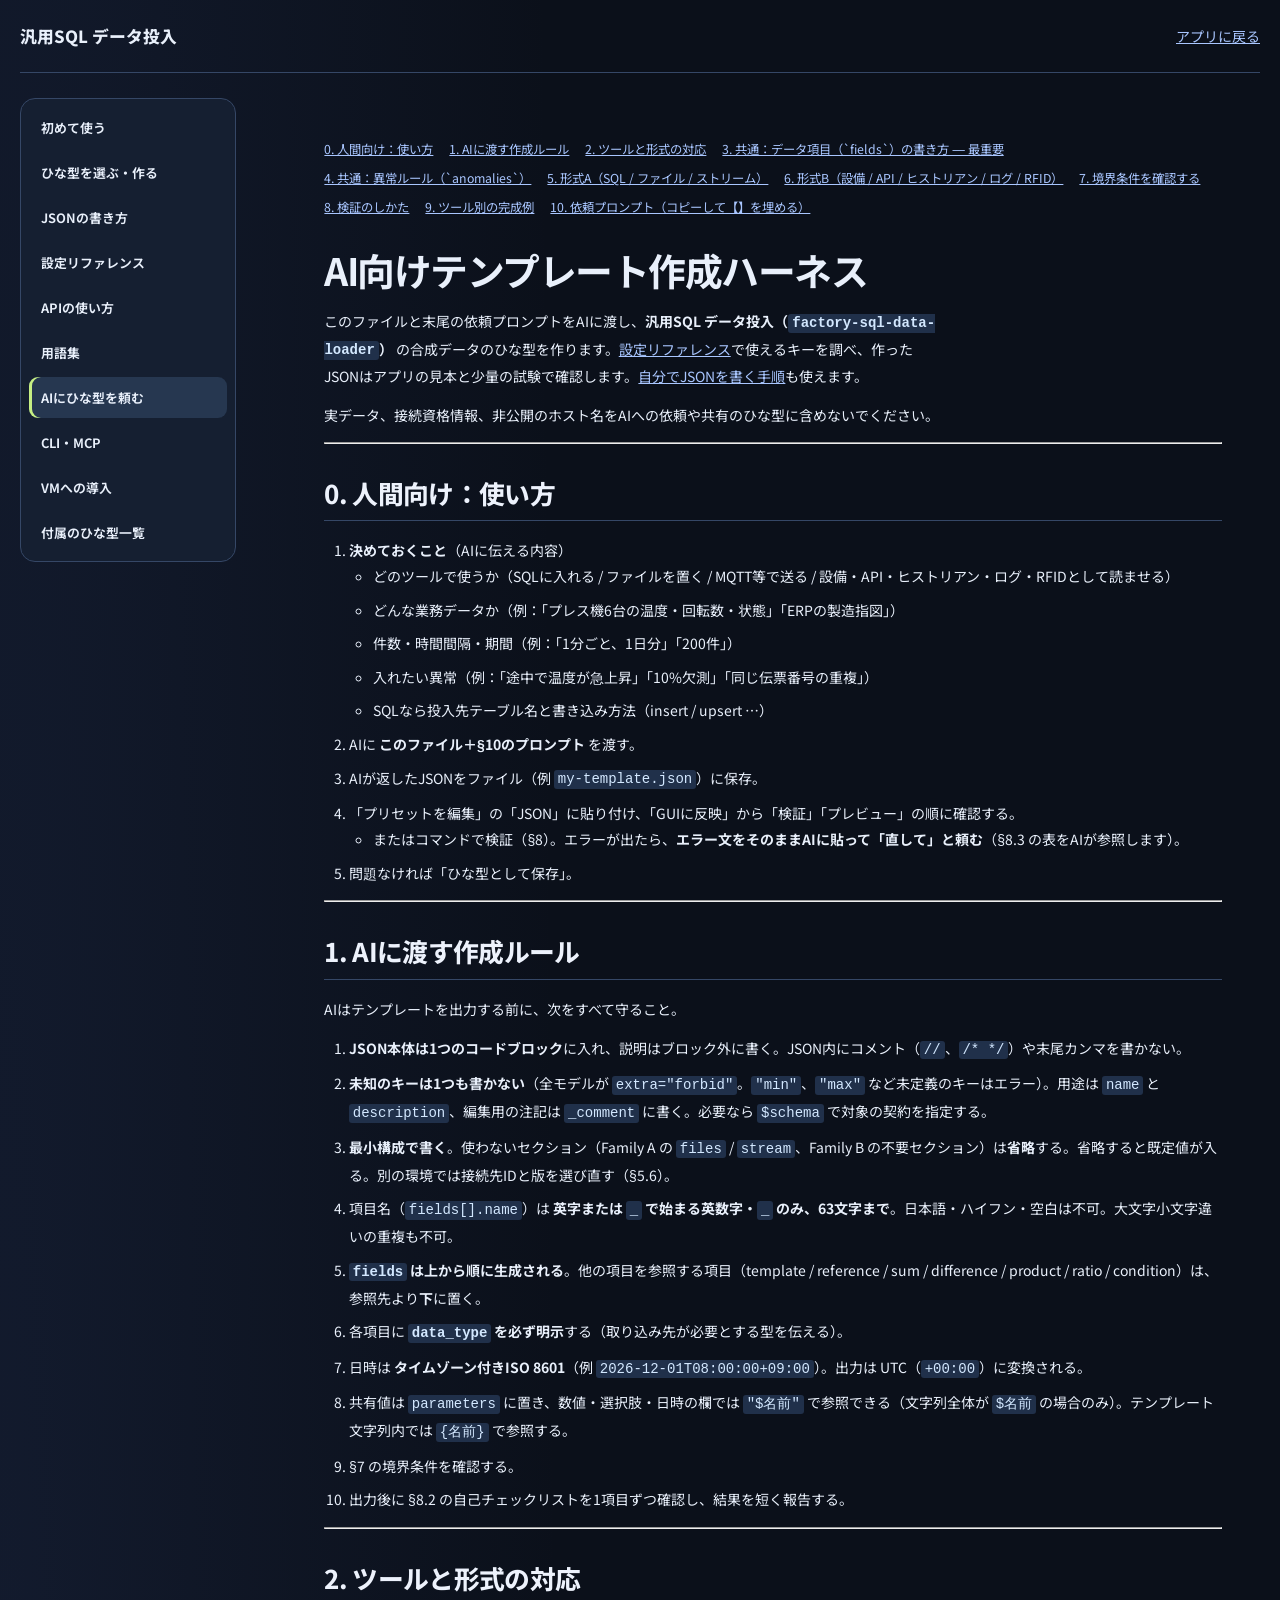
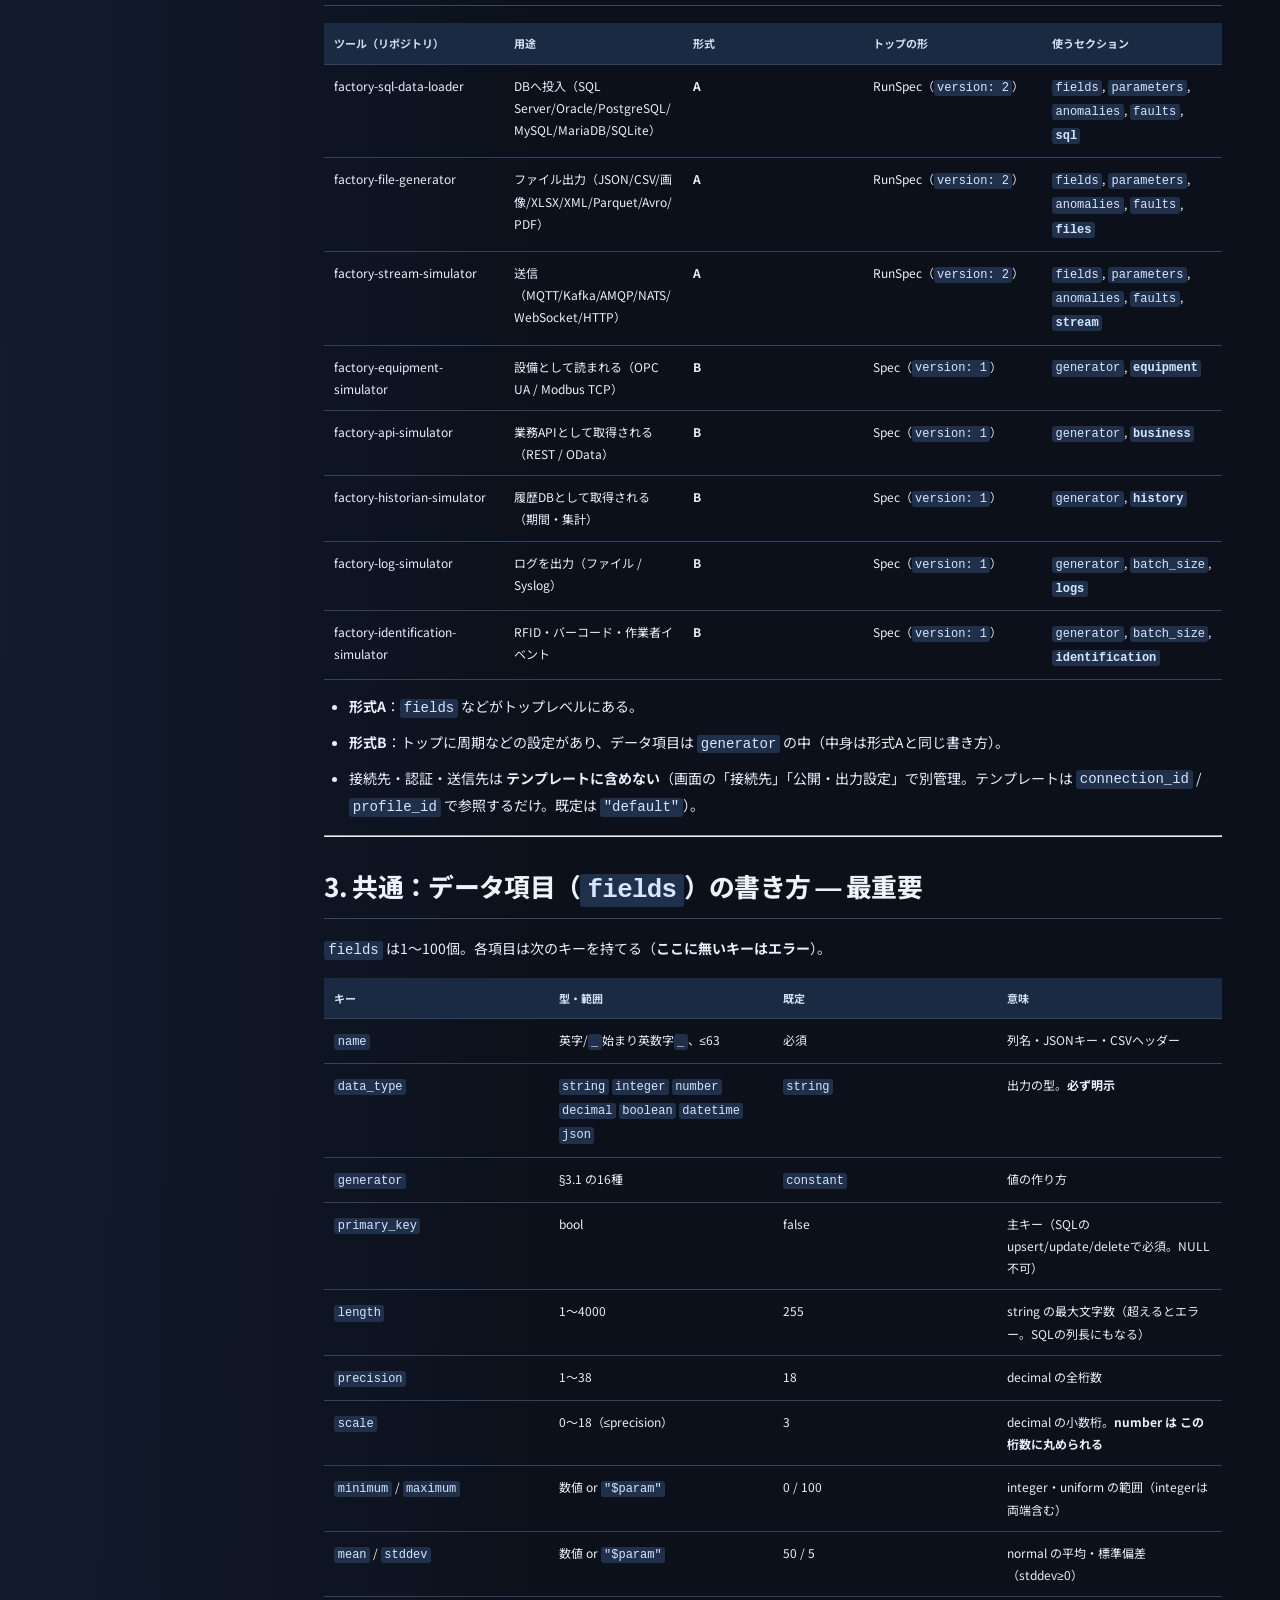
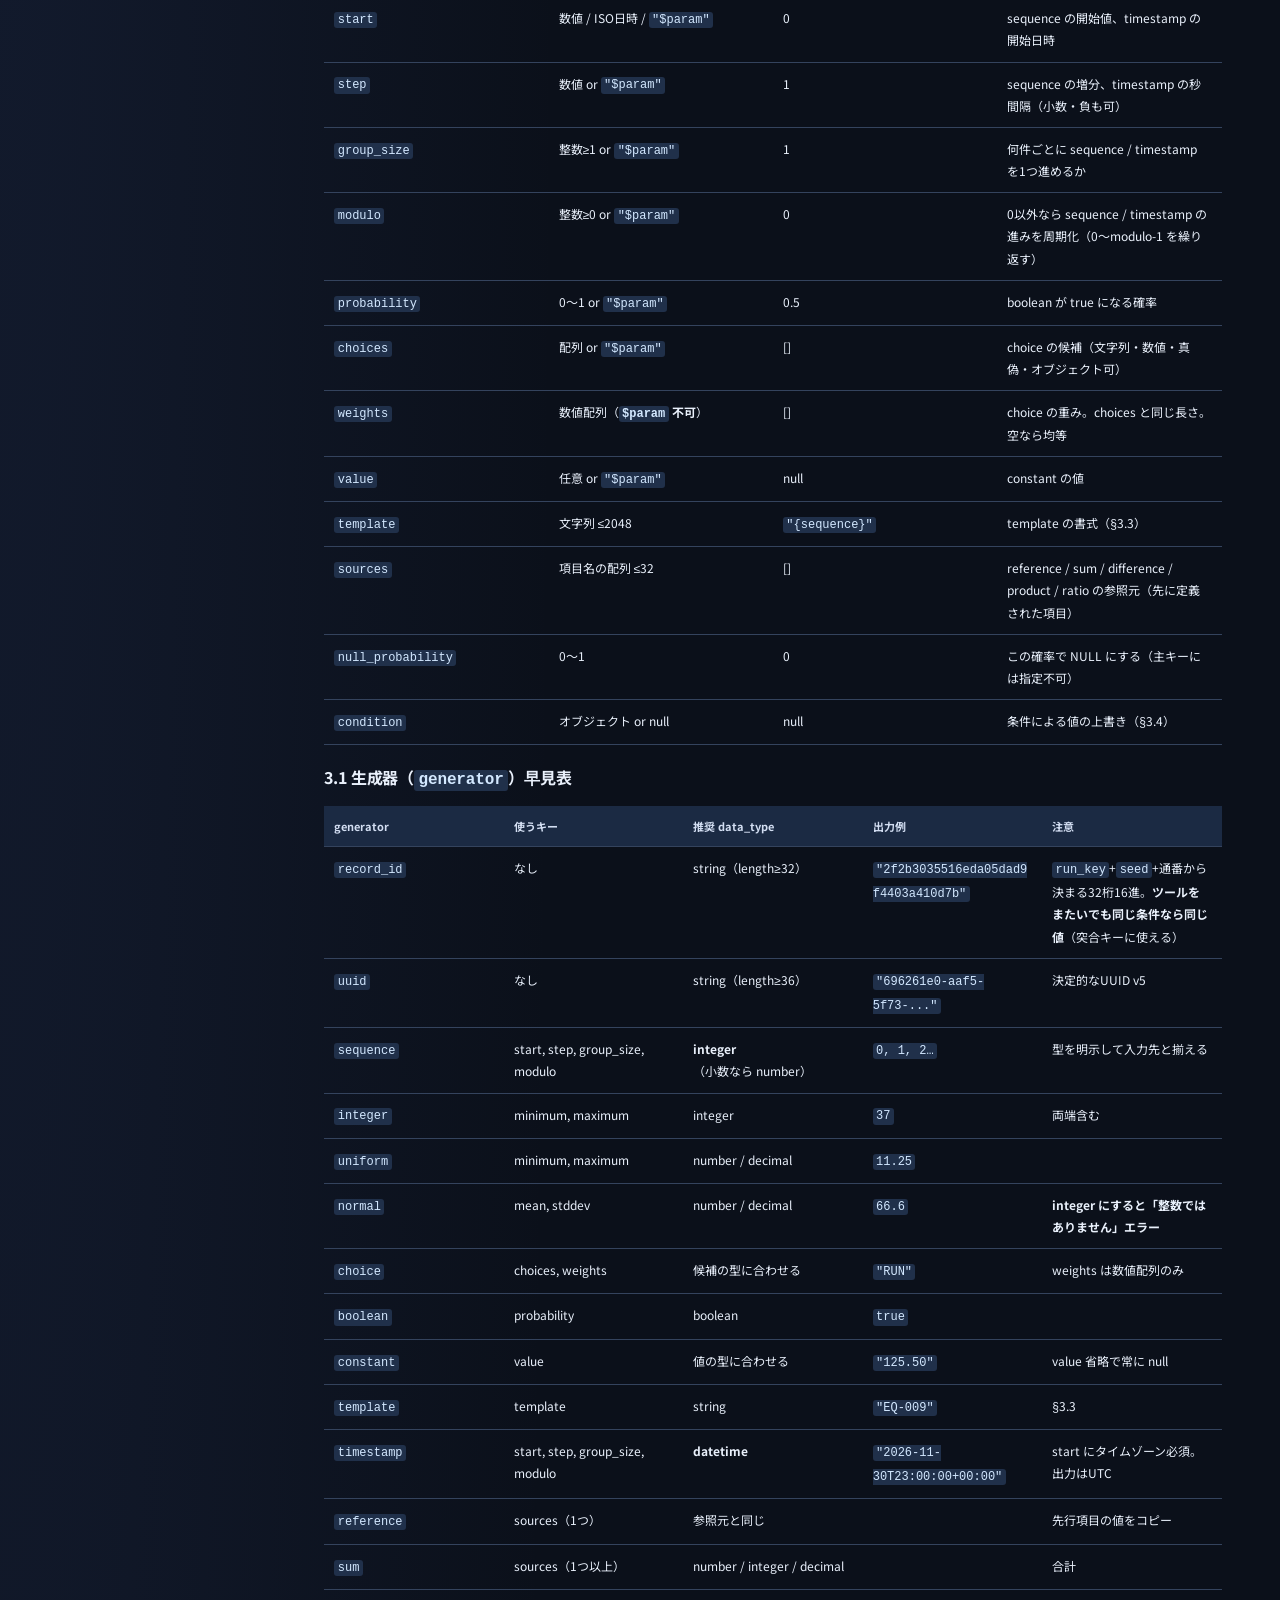
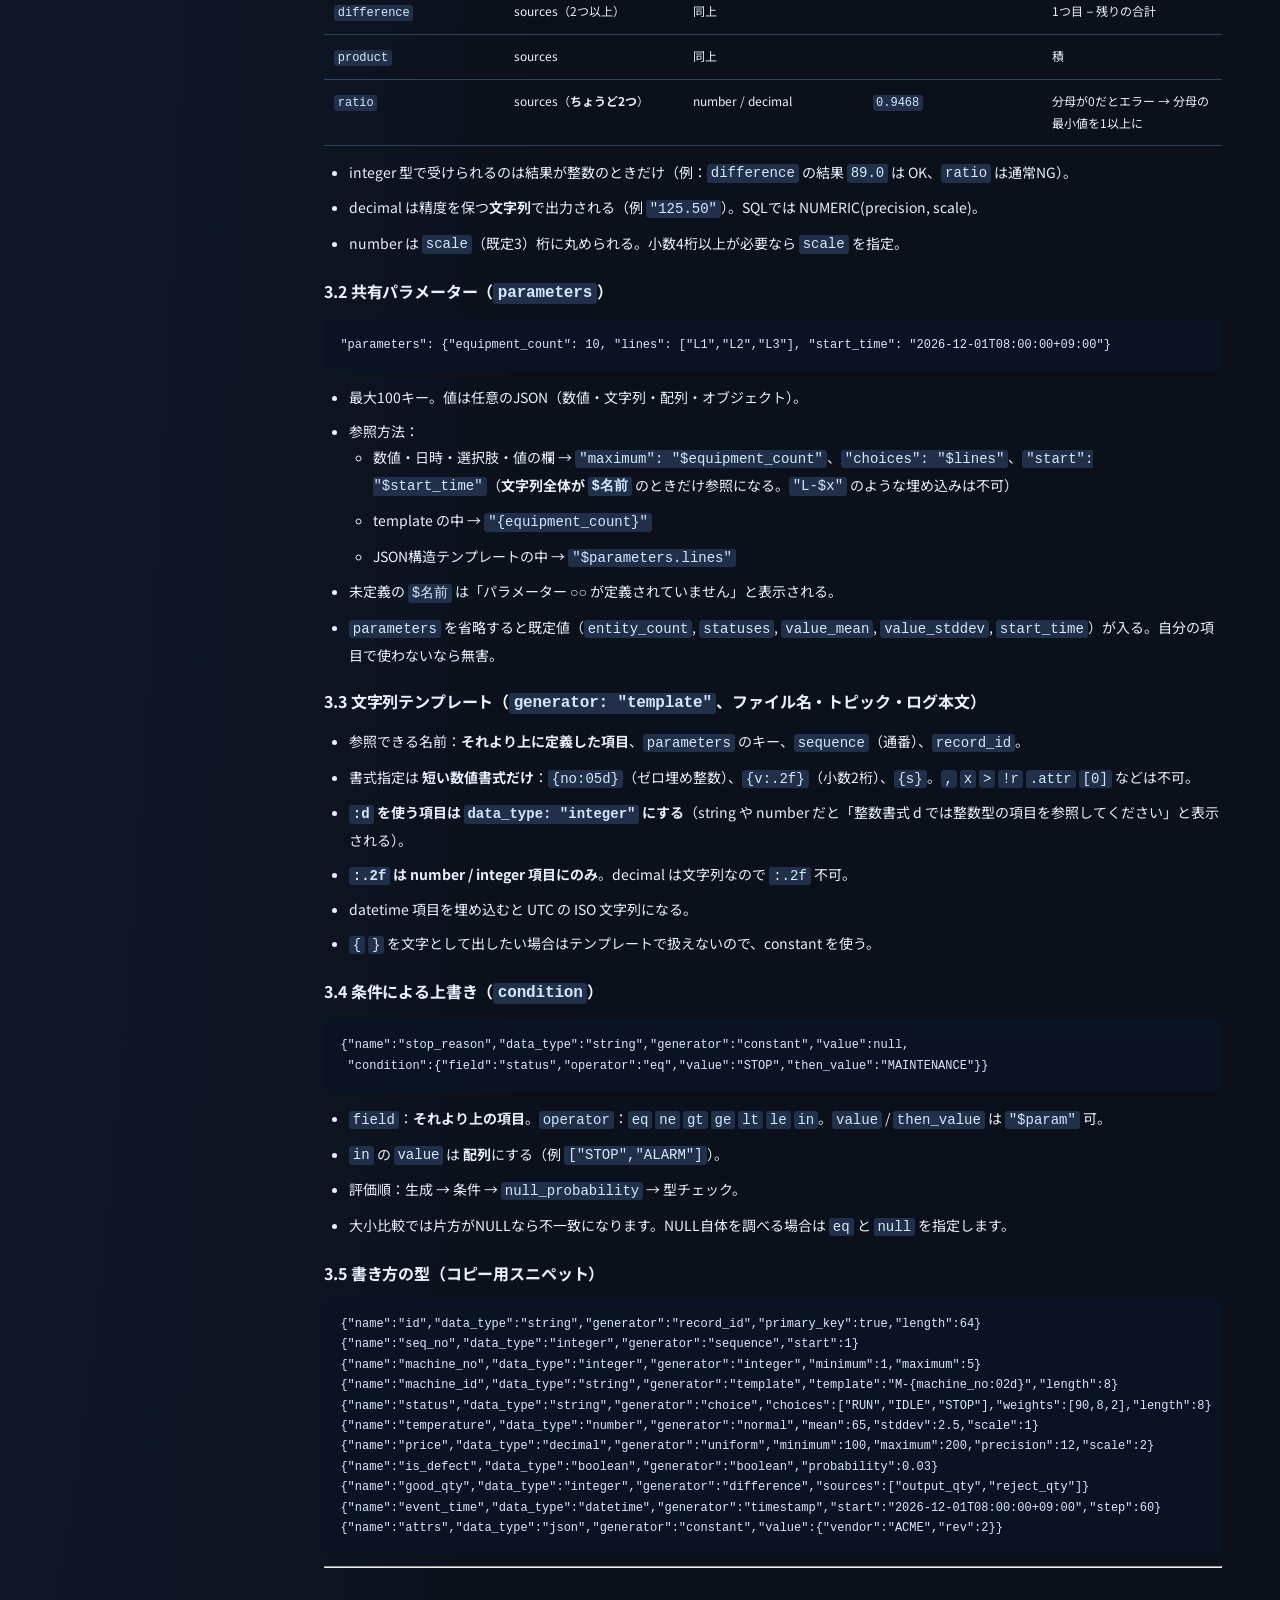
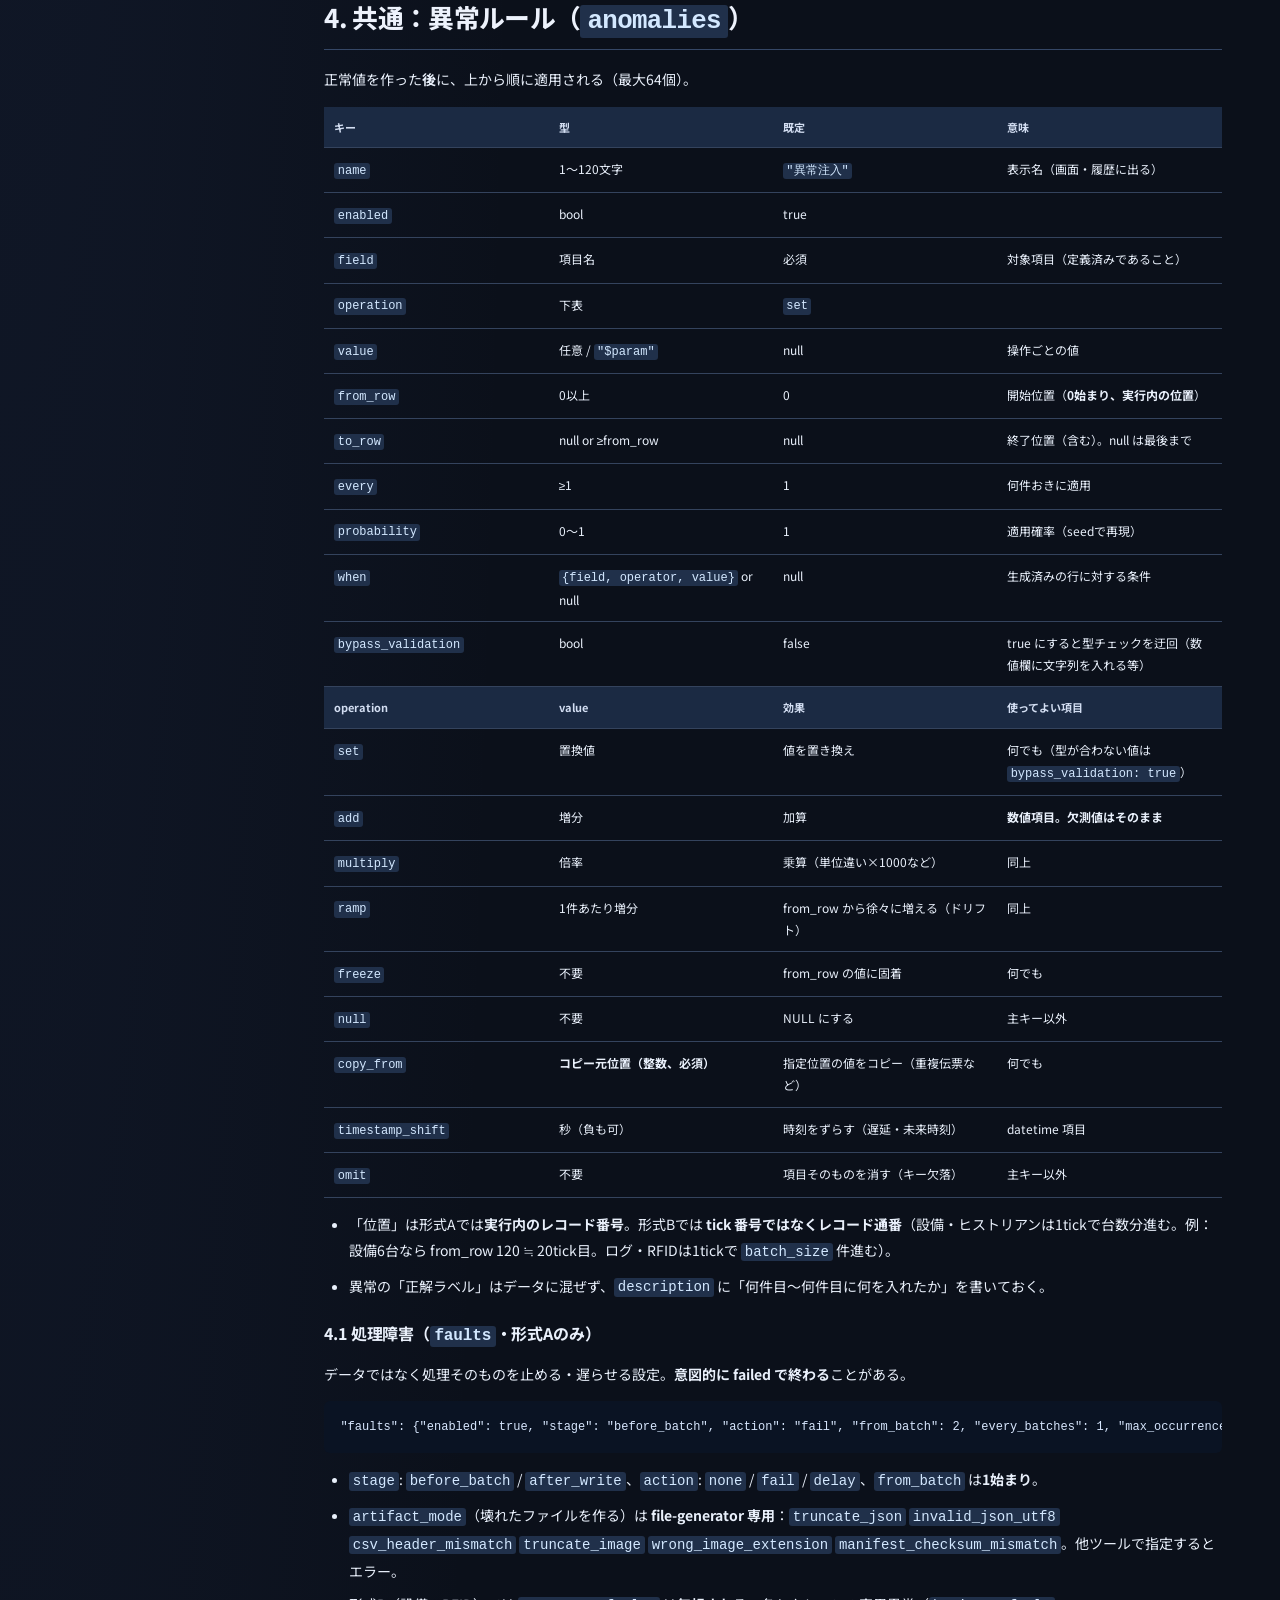
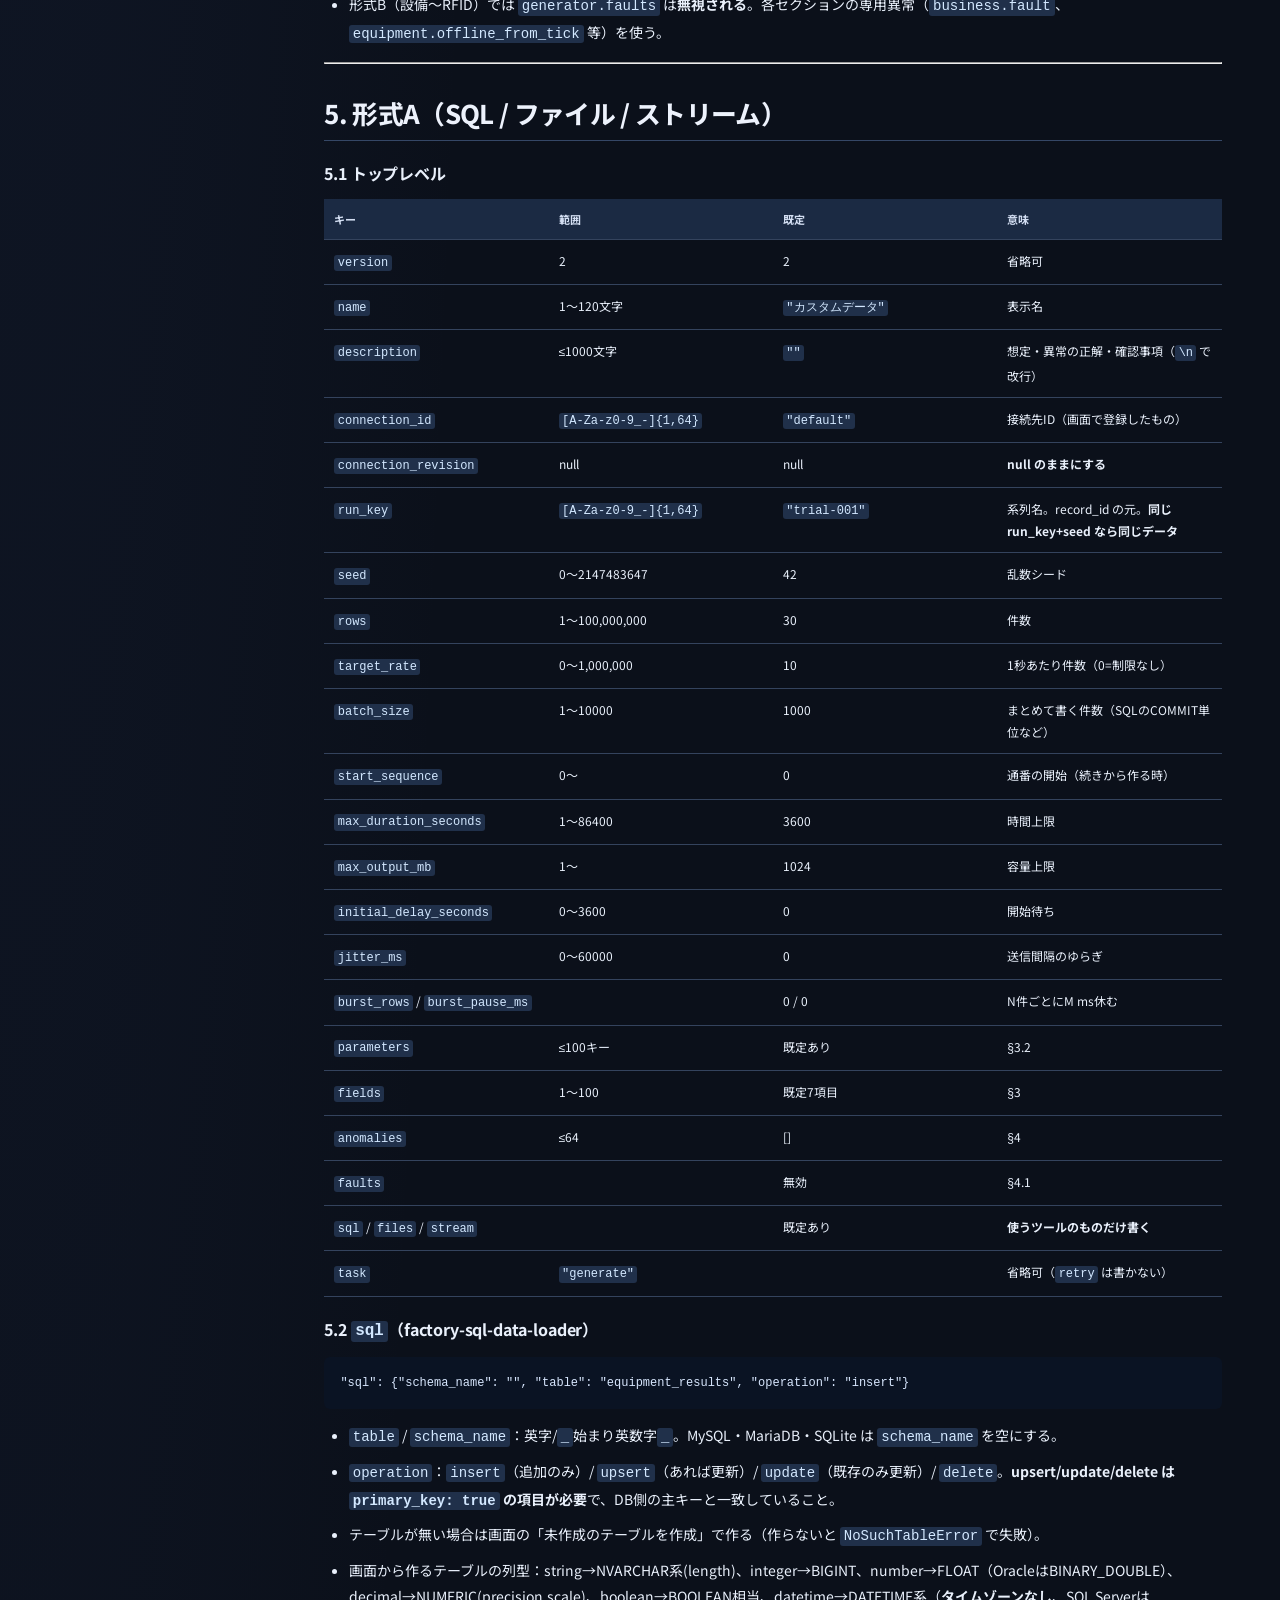
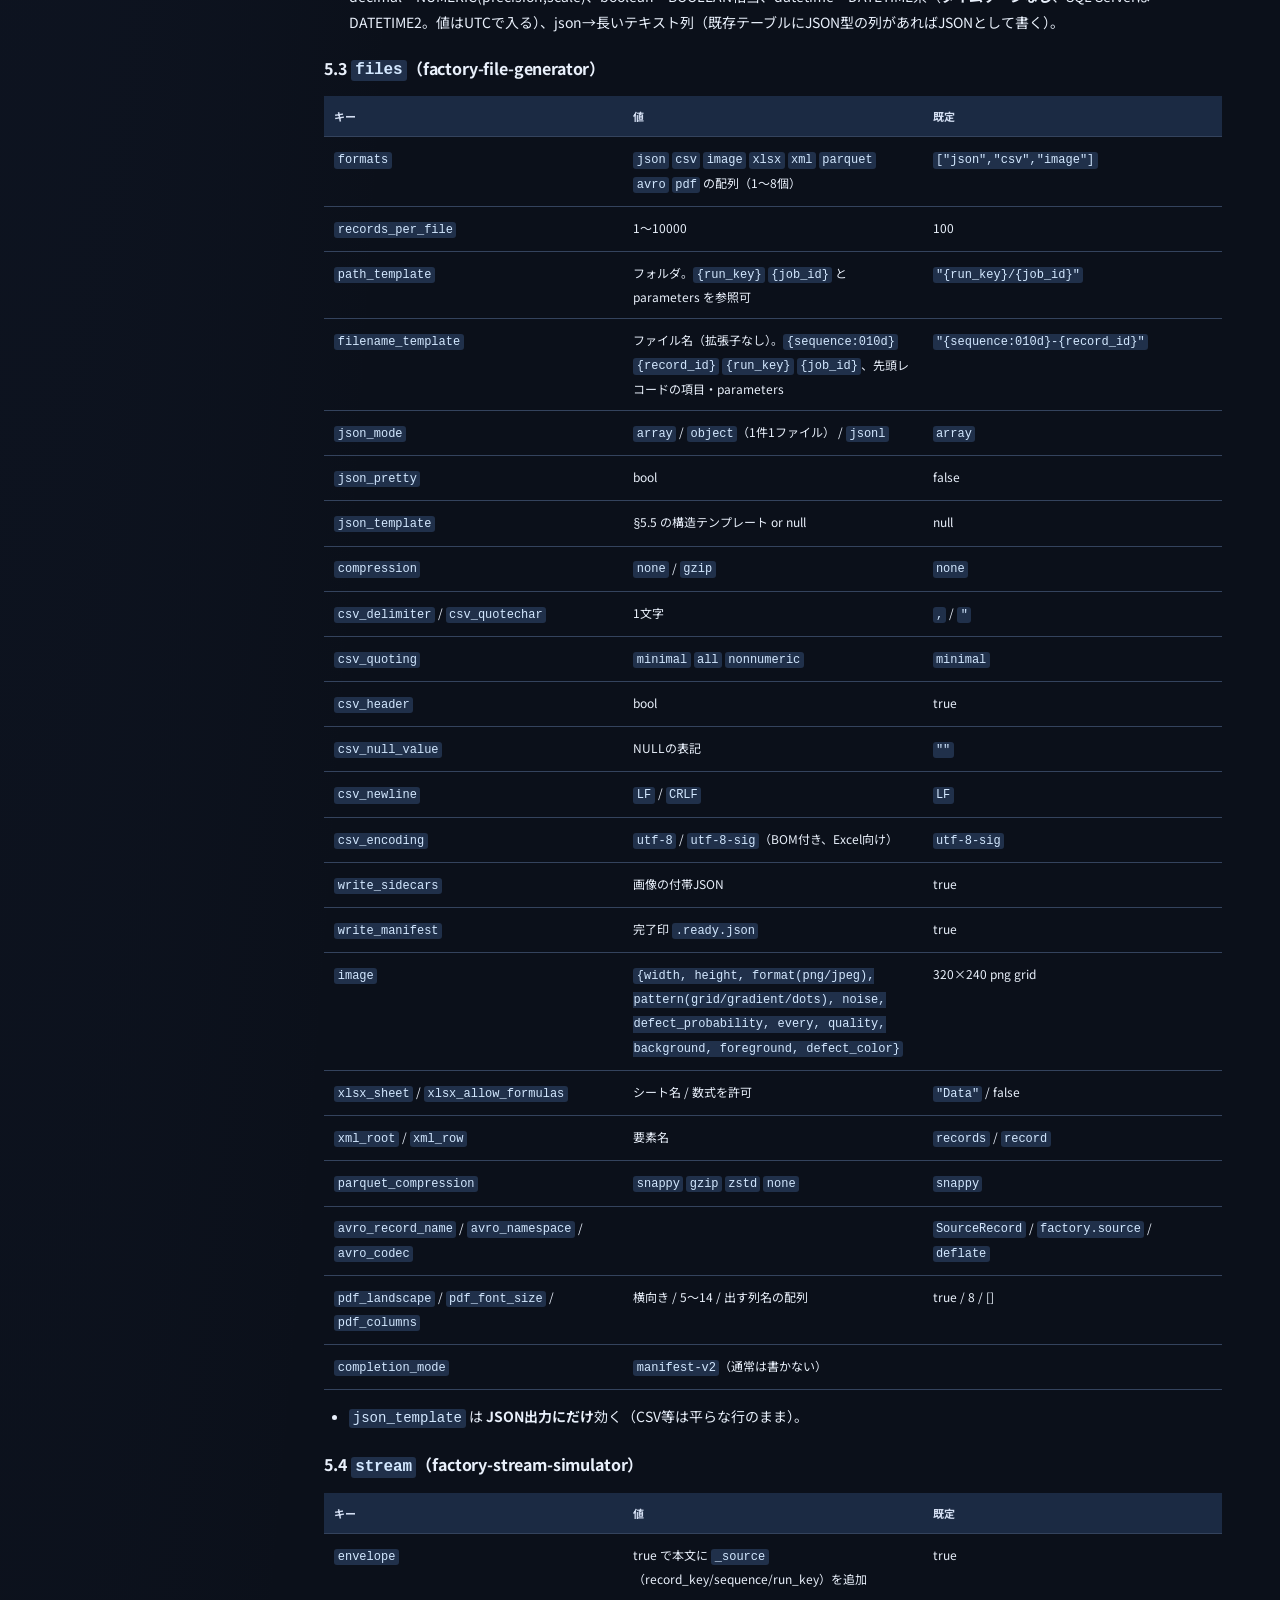
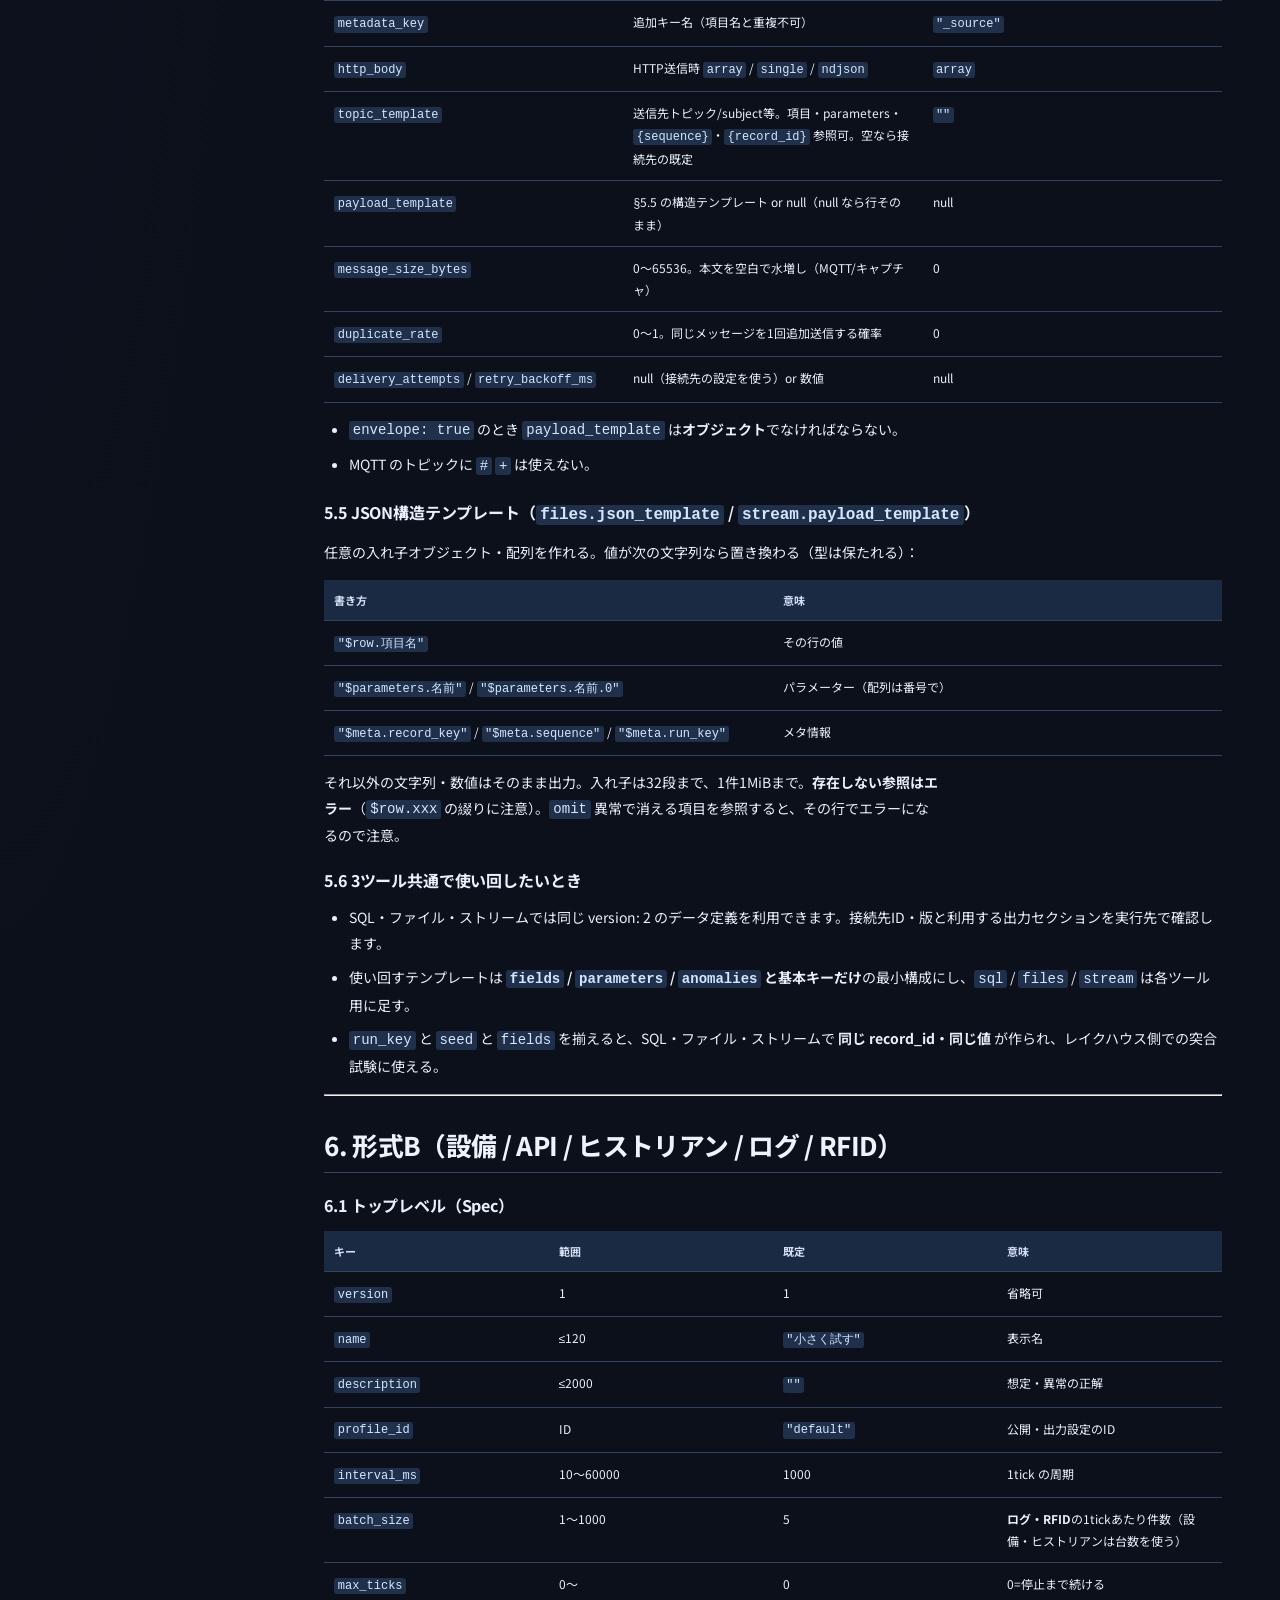
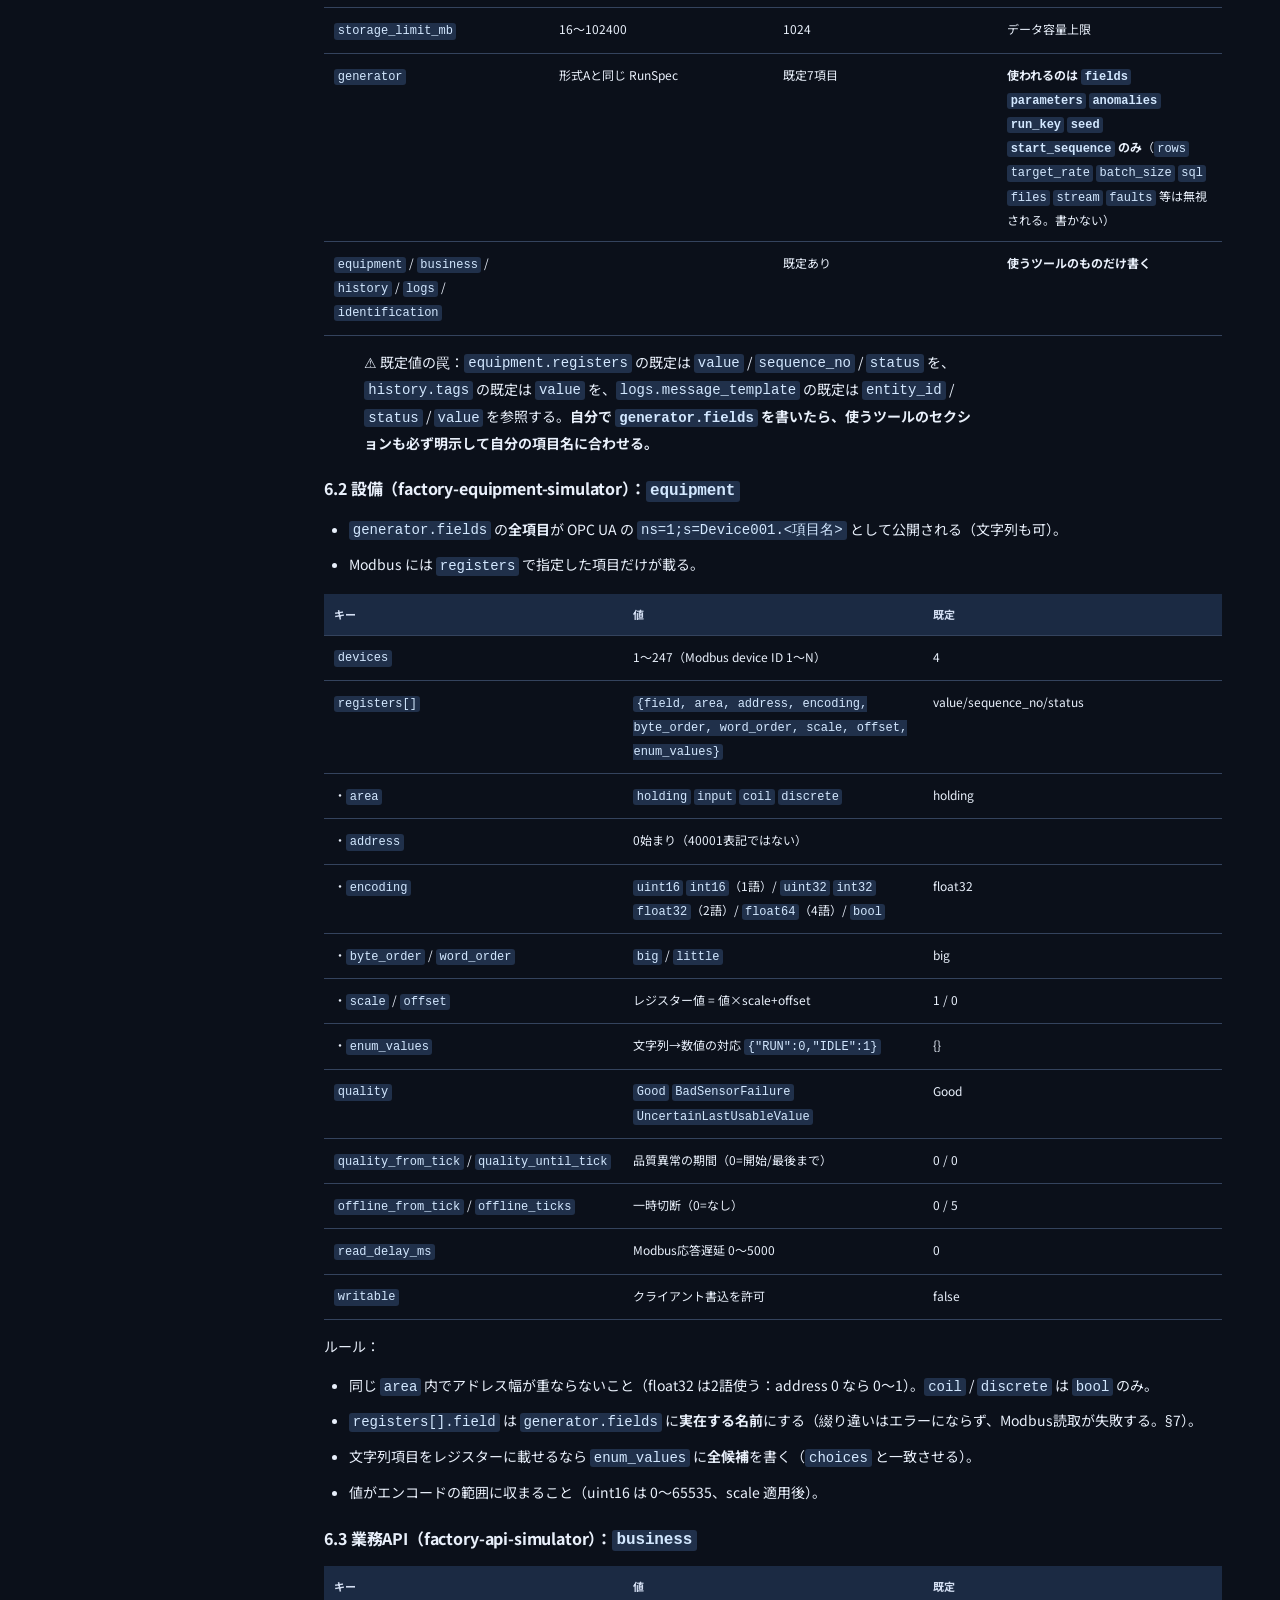
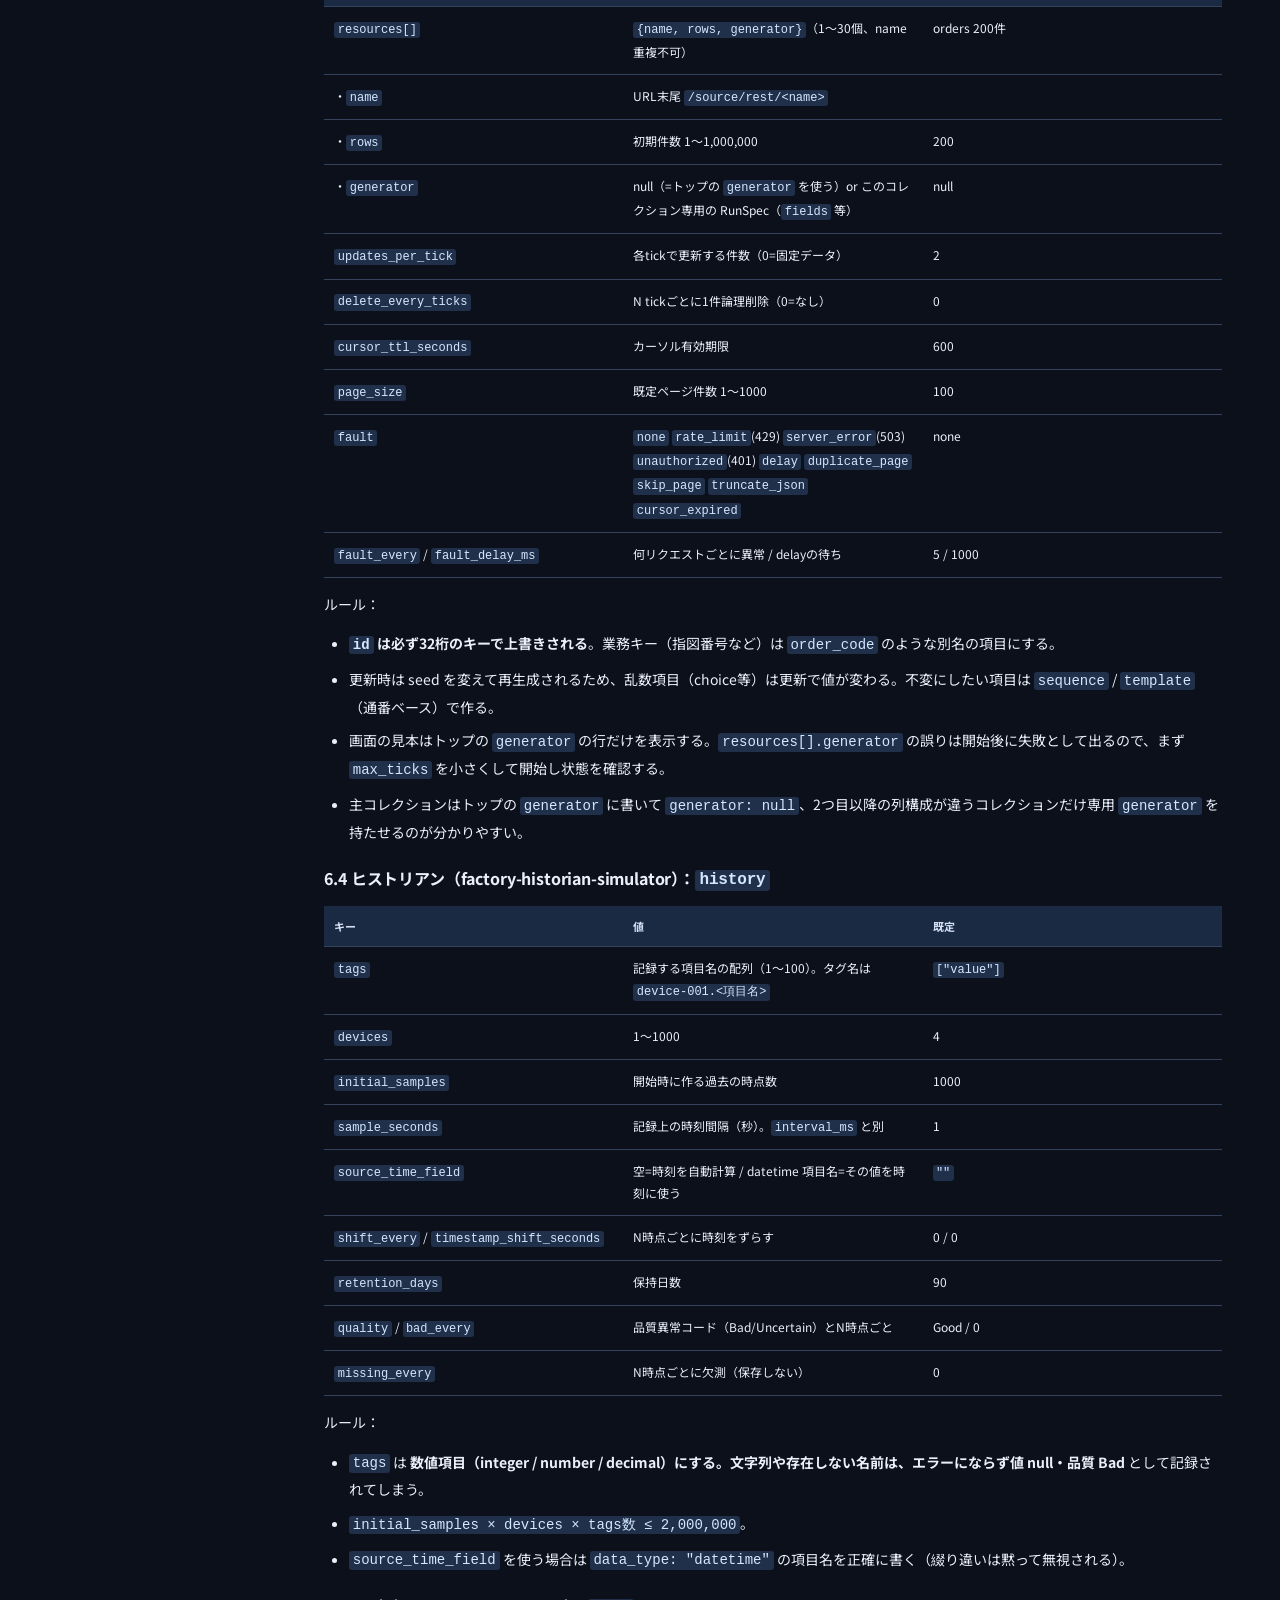
<file: docs/help-site/ai.html>
<!doctype html>
<html lang="ja">
<head>
  <meta charset="utf-8">
  <meta name="viewport" content="width=device-width, initial-scale=1">
  <title>AIにひな型を頼む | 汎用SQL データ投入</title>
  <link rel="stylesheet" href="/static/style.css">
  <link rel="stylesheet" href="/static/help.css">
  <script src="/static/help.js" defer></script>
</head>
<body class="help-page">
  <a class="help-skip" href="#help-content">本文へ移動</a>
  <div class="help-top">
    <a class="help-home" href="/">汎用SQL データ投入</a>
    <a href="/">アプリに戻る</a>
  </div>
  <div class="help-layout">
    <nav class="help-nav" aria-label="ヘルプ"><a href="/help/index.html">初めて使う</a><a href="/help/presets.html">ひな型を選ぶ・作る</a><a href="/help/templates.html">JSONの書き方</a><a href="/help/settings.html">設定リファレンス</a><a href="/help/api.html">APIの使い方</a><a href="/help/glossary.html">用語集</a><a href="/help/ai.html" aria-current="page">AIにひな型を頼む</a><a href="/help/mcp.html">CLI・MCP</a><a href="/help/install.html">VMへの導入</a><a href="/help/catalog.html">付属のひな型一覧</a></nav>
    <main class="help-content" id="help-content">
      <nav class="help-outline" aria-label="このページ"><a href="#0-人間向け-使い方">0. 人間向け：使い方</a><a href="#1-aiに渡す作成ル-ル">1. AIに渡す作成ルール</a><a href="#2-ツ-ルと形式の対応">2. ツールと形式の対応</a><a href="#3-共通-デ-タ項目-fields-の書き方-最重要">3. 共通：データ項目（`fields`）の書き方 ― 最重要</a><a href="#4-共通-異常ル-ル-anomalies">4. 共通：異常ルール（`anomalies`）</a><a href="#5-形式a-sql-ファイル-ストリ-ム">5. 形式A（SQL / ファイル / ストリーム）</a><a href="#6-形式b-設備-api-ヒストリアン-ログ-rfid">6. 形式B（設備 / API / ヒストリアン / ログ / RFID）</a><a href="#7-境界条件を確認する">7. 境界条件を確認する</a><a href="#8-検証のしかた">8. 検証のしかた</a><a href="#9-ツ-ル別の完成例">9. ツール別の完成例</a><a href="#10-依頼プロンプト-コピ-して-を埋める">10. 依頼プロンプト（コピーして【】を埋める）</a></nav>
      <article><h1>AI向けテンプレート作成ハーネス</h1>
<p>このファイルと末尾の依頼プロンプトをAIに渡し、<strong>汎用SQL データ投入（<code>factory-sql-data-loader</code>）</strong> の合成データのひな型を作ります。<a href="/help/settings.html">設定リファレンス</a>で使えるキーを調べ、作ったJSONはアプリの見本と少量の試験で確認します。<a href="/help/templates.html">自分でJSONを書く手順</a>も使えます。</p>
<p>実データ、接続資格情報、非公開のホスト名をAIへの依頼や共有のひな型に含めないでください。</p>
<hr />
<h2 id="0-人間向け-使い方">0. 人間向け：使い方</h2>
<ol>
<li><strong>決めておくこと</strong>（AIに伝える内容）
<ul>
<li>どのツールで使うか（SQLに入れる / ファイルを置く / MQTT等で送る / 設備・API・ヒストリアン・ログ・RFIDとして読ませる）</li>
<li>どんな業務データか（例：「プレス機6台の温度・回転数・状態」「ERPの製造指図」）</li>
<li>件数・時間間隔・期間（例：「1分ごと、1日分」「200件」）</li>
<li>入れたい異常（例：「途中で温度が急上昇」「10%欠測」「同じ伝票番号の重複」）</li>
<li>SQLなら投入先テーブル名と書き込み方法（insert / upsert …）</li>
</ul>
</li>
<li>AIに <strong>このファイル＋§10のプロンプト</strong> を渡す。</li>
<li>AIが返したJSONをファイル（例 <code>my-template.json</code>）に保存。</li>
<li>「プリセットを編集」の「JSON」に貼り付け、「GUIに反映」から「検証」「プレビュー」の順に確認する。
<ul>
<li>またはコマンドで検証（§8）。エラーが出たら、<strong>エラー文をそのままAIに貼って「直して」と頼む</strong>（§8.3 の表をAIが参照します）。</li>
</ul>
</li>
<li>問題なければ「ひな型として保存」。</li>
</ol>
<hr />
<h2 id="1-aiに渡す作成ル-ル">1. AIに渡す作成ルール</h2>
<p>AIはテンプレートを出力する前に、次をすべて守ること。</p>
<ol>
<li><strong>JSON本体は1つのコードブロック</strong>に入れ、説明はブロック外に書く。JSON内にコメント（<code>//</code>、<code>/* */</code>）や末尾カンマを書かない。</li>
<li><strong>未知のキーは1つも書かない</strong>（全モデルが <code>extra=&quot;forbid&quot;</code>。<code>&quot;min&quot;</code>、<code>&quot;max&quot;</code> など未定義のキーはエラー）。用途は <code>name</code> と <code>description</code>、編集用の注記は <code>_comment</code> に書く。必要なら <code>$schema</code> で対象の契約を指定する。</li>
<li><strong>最小構成で書く</strong>。使わないセクション（Family A の <code>files</code> / <code>stream</code>、Family B の不要セクション）は<strong>省略</strong>する。省略すると既定値が入る。別の環境では接続先IDと版を選び直す（§5.6）。</li>
<li>項目名（<code>fields[].name</code>）は <strong>英字または <code>_</code> で始まる英数字・<code>_</code> のみ、63文字まで</strong>。日本語・ハイフン・空白は不可。大文字小文字違いの重複も不可。</li>
<li><strong><code>fields</code> は上から順に生成される</strong>。他の項目を参照する項目（template / reference / sum / difference / product / ratio / condition）は、参照先より<strong>下</strong>に置く。</li>
<li>各項目に <strong><code>data_type</code> を必ず明示</strong>する（取り込み先が必要とする型を伝える）。</li>
<li>日時は <strong>タイムゾーン付きISO 8601</strong>（例 <code>2026-12-01T08:00:00+09:00</code>）。出力は UTC（<code>+00:00</code>）に変換される。</li>
<li>共有値は <code>parameters</code> に置き、数値・選択肢・日時の欄では <code>&quot;$名前&quot;</code> で参照できる（文字列全体が <code>$名前</code> の場合のみ）。テンプレート文字列内では <code>{名前}</code> で参照する。</li>
<li>§7 の境界条件を確認する。</li>
<li>出力後に §8.2 の自己チェックリストを1項目ずつ確認し、結果を短く報告する。</li>
</ol>
<hr />
<h2 id="2-ツ-ルと形式の対応">2. ツールと形式の対応</h2>
<table>
<thead>
<tr>
<th>ツール（リポジトリ）</th>
<th>用途</th>
<th>形式</th>
<th>トップの形</th>
<th>使うセクション</th>
</tr>
</thead>
<tbody>
<tr>
<td>factory-sql-data-loader</td>
<td>DBへ投入（SQL Server/Oracle/PostgreSQL/MySQL/MariaDB/SQLite）</td>
<td><strong>A</strong></td>
<td>RunSpec（<code>version: 2</code>）</td>
<td><code>fields</code>, <code>parameters</code>, <code>anomalies</code>, <code>faults</code>, <strong><code>sql</code></strong></td>
</tr>
<tr>
<td>factory-file-generator</td>
<td>ファイル出力（JSON/CSV/画像/XLSX/XML/Parquet/Avro/PDF）</td>
<td><strong>A</strong></td>
<td>RunSpec（<code>version: 2</code>）</td>
<td><code>fields</code>, <code>parameters</code>, <code>anomalies</code>, <code>faults</code>, <strong><code>files</code></strong></td>
</tr>
<tr>
<td>factory-stream-simulator</td>
<td>送信（MQTT/Kafka/AMQP/NATS/WebSocket/HTTP）</td>
<td><strong>A</strong></td>
<td>RunSpec（<code>version: 2</code>）</td>
<td><code>fields</code>, <code>parameters</code>, <code>anomalies</code>, <code>faults</code>, <strong><code>stream</code></strong></td>
</tr>
<tr>
<td>factory-equipment-simulator</td>
<td>設備として読まれる（OPC UA / Modbus TCP）</td>
<td><strong>B</strong></td>
<td>Spec（<code>version: 1</code>）</td>
<td><code>generator</code>, <strong><code>equipment</code></strong></td>
</tr>
<tr>
<td>factory-api-simulator</td>
<td>業務APIとして取得される（REST / OData）</td>
<td><strong>B</strong></td>
<td>Spec（<code>version: 1</code>）</td>
<td><code>generator</code>, <strong><code>business</code></strong></td>
</tr>
<tr>
<td>factory-historian-simulator</td>
<td>履歴DBとして取得される（期間・集計）</td>
<td><strong>B</strong></td>
<td>Spec（<code>version: 1</code>）</td>
<td><code>generator</code>, <strong><code>history</code></strong></td>
</tr>
<tr>
<td>factory-log-simulator</td>
<td>ログを出力（ファイル / Syslog）</td>
<td><strong>B</strong></td>
<td>Spec（<code>version: 1</code>）</td>
<td><code>generator</code>, <code>batch_size</code>, <strong><code>logs</code></strong></td>
</tr>
<tr>
<td>factory-identification-simulator</td>
<td>RFID・バーコード・作業者イベント</td>
<td><strong>B</strong></td>
<td>Spec（<code>version: 1</code>）</td>
<td><code>generator</code>, <code>batch_size</code>, <strong><code>identification</code></strong></td>
</tr>
</tbody>
</table>
<ul>
<li><strong>形式A</strong>：<code>fields</code> などがトップレベルにある。</li>
<li><strong>形式B</strong>：トップに周期などの設定があり、データ項目は <code>generator</code> の中（中身は形式Aと同じ書き方）。</li>
<li>接続先・認証・送信先は <strong>テンプレートに含めない</strong>（画面の「接続先」「公開・出力設定」で別管理。テンプレートは <code>connection_id</code> / <code>profile_id</code> で参照するだけ。既定は <code>&quot;default&quot;</code>）。</li>
</ul>
<hr />
<h2 id="3-共通-デ-タ項目-fields-の書き方-最重要">3. 共通：データ項目（<code>fields</code>）の書き方 ― 最重要</h2>
<p><code>fields</code> は1〜100個。各項目は次のキーを持てる（<strong>ここに無いキーはエラー</strong>）。</p>
<table>
<thead>
<tr>
<th>キー</th>
<th>型・範囲</th>
<th>既定</th>
<th>意味</th>
</tr>
</thead>
<tbody>
<tr>
<td><code>name</code></td>
<td>英字/<code>_</code>始まり英数字<code>_</code>、≤63</td>
<td>必須</td>
<td>列名・JSONキー・CSVヘッダー</td>
</tr>
<tr>
<td><code>data_type</code></td>
<td><code>string</code> <code>integer</code> <code>number</code> <code>decimal</code> <code>boolean</code> <code>datetime</code> <code>json</code></td>
<td><code>string</code></td>
<td>出力の型。<strong>必ず明示</strong></td>
</tr>
<tr>
<td><code>generator</code></td>
<td>§3.1 の16種</td>
<td><code>constant</code></td>
<td>値の作り方</td>
</tr>
<tr>
<td><code>primary_key</code></td>
<td>bool</td>
<td>false</td>
<td>主キー（SQLのupsert/update/deleteで必須。NULL不可）</td>
</tr>
<tr>
<td><code>length</code></td>
<td>1〜4000</td>
<td>255</td>
<td>string の最大文字数（超えるとエラー。SQLの列長にもなる）</td>
</tr>
<tr>
<td><code>precision</code></td>
<td>1〜38</td>
<td>18</td>
<td>decimal の全桁数</td>
</tr>
<tr>
<td><code>scale</code></td>
<td>0〜18（≤precision）</td>
<td>3</td>
<td>decimal の小数桁。<strong>number は この桁数に丸められる</strong></td>
</tr>
<tr>
<td><code>minimum</code> / <code>maximum</code></td>
<td>数値 or <code>&quot;$param&quot;</code></td>
<td>0 / 100</td>
<td>integer・uniform の範囲（integerは両端含む）</td>
</tr>
<tr>
<td><code>mean</code> / <code>stddev</code></td>
<td>数値 or <code>&quot;$param&quot;</code></td>
<td>50 / 5</td>
<td>normal の平均・標準偏差（stddev≥0）</td>
</tr>
<tr>
<td><code>start</code></td>
<td>数値 / ISO日時 / <code>&quot;$param&quot;</code></td>
<td>0</td>
<td>sequence の開始値、timestamp の開始日時</td>
</tr>
<tr>
<td><code>step</code></td>
<td>数値 or <code>&quot;$param&quot;</code></td>
<td>1</td>
<td>sequence の増分、timestamp の秒間隔（小数・負も可）</td>
</tr>
<tr>
<td><code>group_size</code></td>
<td>整数≥1 or <code>&quot;$param&quot;</code></td>
<td>1</td>
<td>何件ごとに sequence / timestamp を1つ進めるか</td>
</tr>
<tr>
<td><code>modulo</code></td>
<td>整数≥0 or <code>&quot;$param&quot;</code></td>
<td>0</td>
<td>0以外なら sequence / timestamp の進みを周期化（0〜modulo-1 を繰り返す）</td>
</tr>
<tr>
<td><code>probability</code></td>
<td>0〜1 or <code>&quot;$param&quot;</code></td>
<td>0.5</td>
<td>boolean が true になる確率</td>
</tr>
<tr>
<td><code>choices</code></td>
<td>配列 or <code>&quot;$param&quot;</code></td>
<td>[]</td>
<td>choice の候補（文字列・数値・真偽・オブジェクト可）</td>
</tr>
<tr>
<td><code>weights</code></td>
<td>数値配列（<strong><code>$param</code> 不可</strong>）</td>
<td>[]</td>
<td>choice の重み。choices と同じ長さ。空なら均等</td>
</tr>
<tr>
<td><code>value</code></td>
<td>任意 or <code>&quot;$param&quot;</code></td>
<td>null</td>
<td>constant の値</td>
</tr>
<tr>
<td><code>template</code></td>
<td>文字列 ≤2048</td>
<td><code>&quot;{sequence}&quot;</code></td>
<td>template の書式（§3.3）</td>
</tr>
<tr>
<td><code>sources</code></td>
<td>項目名の配列 ≤32</td>
<td>[]</td>
<td>reference / sum / difference / product / ratio の参照元（先に定義された項目）</td>
</tr>
<tr>
<td><code>null_probability</code></td>
<td>0〜1</td>
<td>0</td>
<td>この確率で NULL にする（主キーには指定不可）</td>
</tr>
<tr>
<td><code>condition</code></td>
<td>オブジェクト or null</td>
<td>null</td>
<td>条件による値の上書き（§3.4）</td>
</tr>
</tbody>
</table>
<h3 id="3-1-生成器-generator-早見表">3.1 生成器（<code>generator</code>）早見表</h3>
<table>
<thead>
<tr>
<th>generator</th>
<th>使うキー</th>
<th>推奨 data_type</th>
<th>出力例</th>
<th>注意</th>
</tr>
</thead>
<tbody>
<tr>
<td><code>record_id</code></td>
<td>なし</td>
<td>string（length≥32）</td>
<td><code>&quot;2f2b3035516eda05dad9f4403a410d7b&quot;</code></td>
<td><code>run_key</code>+<code>seed</code>+通番から決まる32桁16進。<strong>ツールをまたいでも同じ条件なら同じ値</strong>（突合キーに使える）</td>
</tr>
<tr>
<td><code>uuid</code></td>
<td>なし</td>
<td>string（length≥36）</td>
<td><code>&quot;696261e0-aaf5-5f73-...&quot;</code></td>
<td>決定的なUUID v5</td>
</tr>
<tr>
<td><code>sequence</code></td>
<td>start, step, group_size, modulo</td>
<td><strong>integer</strong>（小数なら number）</td>
<td><code>0, 1, 2…</code></td>
<td>型を明示して入力先と揃える</td>
</tr>
<tr>
<td><code>integer</code></td>
<td>minimum, maximum</td>
<td>integer</td>
<td><code>37</code></td>
<td>両端含む</td>
</tr>
<tr>
<td><code>uniform</code></td>
<td>minimum, maximum</td>
<td>number / decimal</td>
<td><code>11.25</code></td>
<td></td>
</tr>
<tr>
<td><code>normal</code></td>
<td>mean, stddev</td>
<td>number / decimal</td>
<td><code>66.6</code></td>
<td><strong>integer にすると「整数ではありません」エラー</strong></td>
</tr>
<tr>
<td><code>choice</code></td>
<td>choices, weights</td>
<td>候補の型に合わせる</td>
<td><code>&quot;RUN&quot;</code></td>
<td>weights は数値配列のみ</td>
</tr>
<tr>
<td><code>boolean</code></td>
<td>probability</td>
<td>boolean</td>
<td><code>true</code></td>
<td></td>
</tr>
<tr>
<td><code>constant</code></td>
<td>value</td>
<td>値の型に合わせる</td>
<td><code>&quot;125.50&quot;</code></td>
<td>value 省略で常に null</td>
</tr>
<tr>
<td><code>template</code></td>
<td>template</td>
<td>string</td>
<td><code>&quot;EQ-009&quot;</code></td>
<td>§3.3</td>
</tr>
<tr>
<td><code>timestamp</code></td>
<td>start, step, group_size, modulo</td>
<td><strong>datetime</strong></td>
<td><code>&quot;2026-11-30T23:00:00+00:00&quot;</code></td>
<td>start にタイムゾーン必須。出力はUTC</td>
</tr>
<tr>
<td><code>reference</code></td>
<td>sources（1つ）</td>
<td>参照元と同じ</td>
<td></td>
<td>先行項目の値をコピー</td>
</tr>
<tr>
<td><code>sum</code></td>
<td>sources（1つ以上）</td>
<td>number / integer / decimal</td>
<td></td>
<td>合計</td>
</tr>
<tr>
<td><code>difference</code></td>
<td>sources（2つ以上）</td>
<td>同上</td>
<td></td>
<td>1つ目 − 残りの合計</td>
</tr>
<tr>
<td><code>product</code></td>
<td>sources</td>
<td>同上</td>
<td></td>
<td>積</td>
</tr>
<tr>
<td><code>ratio</code></td>
<td>sources（<strong>ちょうど2つ</strong>）</td>
<td>number / decimal</td>
<td><code>0.9468</code></td>
<td>分母が0だとエラー → 分母の最小値を1以上に</td>
</tr>
</tbody>
</table>
<ul>
<li>integer 型で受けられるのは結果が整数のときだけ（例：<code>difference</code> の結果 <code>89.0</code> は OK、<code>ratio</code> は通常NG）。</li>
<li>decimal は精度を保つ<strong>文字列</strong>で出力される（例 <code>&quot;125.50&quot;</code>）。SQLでは NUMERIC(precision, scale)。</li>
<li>number は <code>scale</code>（既定3）桁に丸められる。小数4桁以上が必要なら <code>scale</code> を指定。</li>
</ul>
<h3 id="3-2-共有パラメ-タ-parameters">3.2 共有パラメーター（<code>parameters</code>）</h3>
<pre><code class="language-json">&quot;parameters&quot;: {&quot;equipment_count&quot;: 10, &quot;lines&quot;: [&quot;L1&quot;,&quot;L2&quot;,&quot;L3&quot;], &quot;start_time&quot;: &quot;2026-12-01T08:00:00+09:00&quot;}
</code></pre>
<ul>
<li>最大100キー。値は任意のJSON（数値・文字列・配列・オブジェクト）。</li>
<li>参照方法：
<ul>
<li>数値・日時・選択肢・値の欄 → <code>&quot;maximum&quot;: &quot;$equipment_count&quot;</code>、<code>&quot;choices&quot;: &quot;$lines&quot;</code>、<code>&quot;start&quot;: &quot;$start_time&quot;</code>（<strong>文字列全体が <code>$名前</code></strong> のときだけ参照になる。<code>&quot;L-$x&quot;</code> のような埋め込みは不可）</li>
<li>template の中 → <code>&quot;{equipment_count}&quot;</code></li>
<li>JSON構造テンプレートの中 → <code>&quot;$parameters.lines&quot;</code></li>
</ul>
</li>
<li>未定義の <code>$名前</code> は「パラメーター ○○ が定義されていません」と表示される。</li>
<li><code>parameters</code> を省略すると既定値（<code>entity_count</code>, <code>statuses</code>, <code>value_mean</code>, <code>value_stddev</code>, <code>start_time</code>）が入る。自分の項目で使わないなら無害。</li>
</ul>
<h3 id="3-3-文字列テンプレ-ト-generator-template-ファイル名-トピック-ログ本文">3.3 文字列テンプレート（<code>generator: &quot;template&quot;</code>、ファイル名・トピック・ログ本文）</h3>
<ul>
<li>参照できる名前：<strong>それより上に定義した項目</strong>、<code>parameters</code> のキー、<code>sequence</code>（通番）、<code>record_id</code>。</li>
<li>書式指定は <strong>短い数値書式だけ</strong>：<code>{no:05d}</code>（ゼロ埋め整数）、<code>{v:.2f}</code>（小数2桁）、<code>{s}</code>。<code>,</code> <code>x</code> <code>&gt;</code> <code>!r</code> <code>.attr</code> <code>[0]</code> などは不可。</li>
<li><strong><code>:d</code> を使う項目は <code>data_type: &quot;integer&quot;</code> にする</strong>（string や number だと「整数書式 d では整数型の項目を参照してください」と表示される）。</li>
<li><strong><code>:.2f</code> は number / integer 項目にのみ</strong>。decimal は文字列なので <code>:.2f</code> 不可。</li>
<li>datetime 項目を埋め込むと UTC の ISO 文字列になる。</li>
<li><code>{</code> <code>}</code> を文字として出したい場合はテンプレートで扱えないので、constant を使う。</li>
</ul>
<h3 id="3-4-条件による上書き-condition">3.4 条件による上書き（<code>condition</code>）</h3>
<pre><code class="language-json">{&quot;name&quot;:&quot;stop_reason&quot;,&quot;data_type&quot;:&quot;string&quot;,&quot;generator&quot;:&quot;constant&quot;,&quot;value&quot;:null,
 &quot;condition&quot;:{&quot;field&quot;:&quot;status&quot;,&quot;operator&quot;:&quot;eq&quot;,&quot;value&quot;:&quot;STOP&quot;,&quot;then_value&quot;:&quot;MAINTENANCE&quot;}}
</code></pre>
<ul>
<li><code>field</code>：<strong>それより上の項目</strong>。<code>operator</code>：<code>eq</code> <code>ne</code> <code>gt</code> <code>ge</code> <code>lt</code> <code>le</code> <code>in</code>。<code>value</code> / <code>then_value</code> は <code>&quot;$param&quot;</code> 可。</li>
<li><code>in</code> の <code>value</code> は <strong>配列</strong>にする（例 <code>[&quot;STOP&quot;,&quot;ALARM&quot;]</code>）。</li>
<li>評価順：生成 → 条件 → <code>null_probability</code> → 型チェック。</li>
<li>大小比較では片方がNULLなら不一致になります。NULL自体を調べる場合は <code>eq</code> と <code>null</code> を指定します。</li>
</ul>
<h3 id="3-5-書き方の型-コピ-用スニペット">3.5 書き方の型（コピー用スニペット）</h3>
<pre><code class="language-json">{&quot;name&quot;:&quot;id&quot;,&quot;data_type&quot;:&quot;string&quot;,&quot;generator&quot;:&quot;record_id&quot;,&quot;primary_key&quot;:true,&quot;length&quot;:64}
{&quot;name&quot;:&quot;seq_no&quot;,&quot;data_type&quot;:&quot;integer&quot;,&quot;generator&quot;:&quot;sequence&quot;,&quot;start&quot;:1}
{&quot;name&quot;:&quot;machine_no&quot;,&quot;data_type&quot;:&quot;integer&quot;,&quot;generator&quot;:&quot;integer&quot;,&quot;minimum&quot;:1,&quot;maximum&quot;:5}
{&quot;name&quot;:&quot;machine_id&quot;,&quot;data_type&quot;:&quot;string&quot;,&quot;generator&quot;:&quot;template&quot;,&quot;template&quot;:&quot;M-{machine_no:02d}&quot;,&quot;length&quot;:8}
{&quot;name&quot;:&quot;status&quot;,&quot;data_type&quot;:&quot;string&quot;,&quot;generator&quot;:&quot;choice&quot;,&quot;choices&quot;:[&quot;RUN&quot;,&quot;IDLE&quot;,&quot;STOP&quot;],&quot;weights&quot;:[90,8,2],&quot;length&quot;:8}
{&quot;name&quot;:&quot;temperature&quot;,&quot;data_type&quot;:&quot;number&quot;,&quot;generator&quot;:&quot;normal&quot;,&quot;mean&quot;:65,&quot;stddev&quot;:2.5,&quot;scale&quot;:1}
{&quot;name&quot;:&quot;price&quot;,&quot;data_type&quot;:&quot;decimal&quot;,&quot;generator&quot;:&quot;uniform&quot;,&quot;minimum&quot;:100,&quot;maximum&quot;:200,&quot;precision&quot;:12,&quot;scale&quot;:2}
{&quot;name&quot;:&quot;is_defect&quot;,&quot;data_type&quot;:&quot;boolean&quot;,&quot;generator&quot;:&quot;boolean&quot;,&quot;probability&quot;:0.03}
{&quot;name&quot;:&quot;good_qty&quot;,&quot;data_type&quot;:&quot;integer&quot;,&quot;generator&quot;:&quot;difference&quot;,&quot;sources&quot;:[&quot;output_qty&quot;,&quot;reject_qty&quot;]}
{&quot;name&quot;:&quot;event_time&quot;,&quot;data_type&quot;:&quot;datetime&quot;,&quot;generator&quot;:&quot;timestamp&quot;,&quot;start&quot;:&quot;2026-12-01T08:00:00+09:00&quot;,&quot;step&quot;:60}
{&quot;name&quot;:&quot;attrs&quot;,&quot;data_type&quot;:&quot;json&quot;,&quot;generator&quot;:&quot;constant&quot;,&quot;value&quot;:{&quot;vendor&quot;:&quot;ACME&quot;,&quot;rev&quot;:2}}
</code></pre>
<hr />
<h2 id="4-共通-異常ル-ル-anomalies">4. 共通：異常ルール（<code>anomalies</code>）</h2>
<p>正常値を作った<strong>後</strong>に、上から順に適用される（最大64個）。</p>
<table>
<thead>
<tr>
<th>キー</th>
<th>型</th>
<th>既定</th>
<th>意味</th>
</tr>
</thead>
<tbody>
<tr>
<td><code>name</code></td>
<td>1〜120文字</td>
<td><code>&quot;異常注入&quot;</code></td>
<td>表示名（画面・履歴に出る）</td>
</tr>
<tr>
<td><code>enabled</code></td>
<td>bool</td>
<td>true</td>
<td></td>
</tr>
<tr>
<td><code>field</code></td>
<td>項目名</td>
<td>必須</td>
<td>対象項目（定義済みであること）</td>
</tr>
<tr>
<td><code>operation</code></td>
<td>下表</td>
<td><code>set</code></td>
<td></td>
</tr>
<tr>
<td><code>value</code></td>
<td>任意 / <code>&quot;$param&quot;</code></td>
<td>null</td>
<td>操作ごとの値</td>
</tr>
<tr>
<td><code>from_row</code></td>
<td>0以上</td>
<td>0</td>
<td>開始位置（<strong>0始まり、実行内の位置</strong>）</td>
</tr>
<tr>
<td><code>to_row</code></td>
<td>null or ≥from_row</td>
<td>null</td>
<td>終了位置（含む）。null は最後まで</td>
</tr>
<tr>
<td><code>every</code></td>
<td>≥1</td>
<td>1</td>
<td>何件おきに適用</td>
</tr>
<tr>
<td><code>probability</code></td>
<td>0〜1</td>
<td>1</td>
<td>適用確率（seedで再現）</td>
</tr>
<tr>
<td><code>when</code></td>
<td><code>{field, operator, value}</code> or null</td>
<td>null</td>
<td>生成済みの行に対する条件</td>
</tr>
<tr>
<td><code>bypass_validation</code></td>
<td>bool</td>
<td>false</td>
<td>true にすると型チェックを迂回（数値欄に文字列を入れる等）</td>
</tr>
</tbody>
</table>
<table>
<thead>
<tr>
<th>operation</th>
<th>value</th>
<th>効果</th>
<th>使ってよい項目</th>
</tr>
</thead>
<tbody>
<tr>
<td><code>set</code></td>
<td>置換値</td>
<td>値を置き換え</td>
<td>何でも（型が合わない値は <code>bypass_validation: true</code>）</td>
</tr>
<tr>
<td><code>add</code></td>
<td>増分</td>
<td>加算</td>
<td><strong>数値項目。欠測値はそのまま</strong></td>
</tr>
<tr>
<td><code>multiply</code></td>
<td>倍率</td>
<td>乗算（単位違い×1000など）</td>
<td>同上</td>
</tr>
<tr>
<td><code>ramp</code></td>
<td>1件あたり増分</td>
<td>from_row から徐々に増える（ドリフト）</td>
<td>同上</td>
</tr>
<tr>
<td><code>freeze</code></td>
<td>不要</td>
<td>from_row の値に固着</td>
<td>何でも</td>
</tr>
<tr>
<td><code>null</code></td>
<td>不要</td>
<td>NULL にする</td>
<td>主キー以外</td>
</tr>
<tr>
<td><code>copy_from</code></td>
<td><strong>コピー元位置（整数、必須）</strong></td>
<td>指定位置の値をコピー（重複伝票など）</td>
<td>何でも</td>
</tr>
<tr>
<td><code>timestamp_shift</code></td>
<td>秒（負も可）</td>
<td>時刻をずらす（遅延・未来時刻）</td>
<td>datetime 項目</td>
</tr>
<tr>
<td><code>omit</code></td>
<td>不要</td>
<td>項目そのものを消す（キー欠落）</td>
<td>主キー以外</td>
</tr>
</tbody>
</table>
<ul>
<li>「位置」は形式Aでは<strong>実行内のレコード番号</strong>。形式Bでは <strong>tick 番号ではなくレコード通番</strong>（設備・ヒストリアンは1tickで台数分進む。例：設備6台なら from_row 120 ≒ 20tick目。ログ・RFIDは1tickで <code>batch_size</code> 件進む）。</li>
<li>異常の「正解ラベル」はデータに混ぜず、<code>description</code> に「何件目〜何件目に何を入れたか」を書いておく。</li>
</ul>
<h3 id="4-1-処理障害-faults-形式aのみ">4.1 処理障害（<code>faults</code>・形式Aのみ）</h3>
<p>データではなく処理そのものを止める・遅らせる設定。<strong>意図的に failed で終わる</strong>ことがある。</p>
<pre><code class="language-json">&quot;faults&quot;: {&quot;enabled&quot;: true, &quot;stage&quot;: &quot;before_batch&quot;, &quot;action&quot;: &quot;fail&quot;, &quot;from_batch&quot;: 2, &quot;every_batches&quot;: 1, &quot;max_occurrences&quot;: 1, &quot;delay_ms&quot;: 1000, &quot;artifact_mode&quot;: &quot;none&quot;}
</code></pre>
<ul>
<li><code>stage</code>: <code>before_batch</code> / <code>after_write</code>、<code>action</code>: <code>none</code> / <code>fail</code> / <code>delay</code>、<code>from_batch</code> は<strong>1始まり</strong>。</li>
<li><code>artifact_mode</code>（壊れたファイルを作る）は <strong>file-generator 専用</strong>：<code>truncate_json</code> <code>invalid_json_utf8</code> <code>csv_header_mismatch</code> <code>truncate_image</code> <code>wrong_image_extension</code> <code>manifest_checksum_mismatch</code>。他ツールで指定するとエラー。</li>
<li>形式B（設備〜RFID）では <code>generator.faults</code> は<strong>無視される</strong>。各セクションの専用異常（<code>business.fault</code>、<code>equipment.offline_from_tick</code> 等）を使う。</li>
</ul>
<hr />
<h2 id="5-形式a-sql-ファイル-ストリ-ム">5. 形式A（SQL / ファイル / ストリーム）</h2>
<h3 id="5-1-トップレベル">5.1 トップレベル</h3>
<table>
<thead>
<tr>
<th>キー</th>
<th>範囲</th>
<th>既定</th>
<th>意味</th>
</tr>
</thead>
<tbody>
<tr>
<td><code>version</code></td>
<td>2</td>
<td>2</td>
<td>省略可</td>
</tr>
<tr>
<td><code>name</code></td>
<td>1〜120文字</td>
<td><code>&quot;カスタムデータ&quot;</code></td>
<td>表示名</td>
</tr>
<tr>
<td><code>description</code></td>
<td>≤1000文字</td>
<td><code>&quot;&quot;</code></td>
<td>想定・異常の正解・確認事項（<code>\n</code> で改行）</td>
</tr>
<tr>
<td><code>connection_id</code></td>
<td><code>[A-Za-z0-9_-]{1,64}</code></td>
<td><code>&quot;default&quot;</code></td>
<td>接続先ID（画面で登録したもの）</td>
</tr>
<tr>
<td><code>connection_revision</code></td>
<td>null</td>
<td>null</td>
<td><strong>null のままにする</strong></td>
</tr>
<tr>
<td><code>run_key</code></td>
<td><code>[A-Za-z0-9_-]{1,64}</code></td>
<td><code>&quot;trial-001&quot;</code></td>
<td>系列名。record_id の元。<strong>同じ run_key+seed なら同じデータ</strong></td>
</tr>
<tr>
<td><code>seed</code></td>
<td>0〜2147483647</td>
<td>42</td>
<td>乱数シード</td>
</tr>
<tr>
<td><code>rows</code></td>
<td>1〜100,000,000</td>
<td>30</td>
<td>件数</td>
</tr>
<tr>
<td><code>target_rate</code></td>
<td>0〜1,000,000</td>
<td>10</td>
<td>1秒あたり件数（0=制限なし）</td>
</tr>
<tr>
<td><code>batch_size</code></td>
<td>1〜10000</td>
<td>1000</td>
<td>まとめて書く件数（SQLのCOMMIT単位など）</td>
</tr>
<tr>
<td><code>start_sequence</code></td>
<td>0〜</td>
<td>0</td>
<td>通番の開始（続きから作る時）</td>
</tr>
<tr>
<td><code>max_duration_seconds</code></td>
<td>1〜86400</td>
<td>3600</td>
<td>時間上限</td>
</tr>
<tr>
<td><code>max_output_mb</code></td>
<td>1〜</td>
<td>1024</td>
<td>容量上限</td>
</tr>
<tr>
<td><code>initial_delay_seconds</code></td>
<td>0〜3600</td>
<td>0</td>
<td>開始待ち</td>
</tr>
<tr>
<td><code>jitter_ms</code></td>
<td>0〜60000</td>
<td>0</td>
<td>送信間隔のゆらぎ</td>
</tr>
<tr>
<td><code>burst_rows</code> / <code>burst_pause_ms</code></td>
<td></td>
<td>0 / 0</td>
<td>N件ごとにM ms休む</td>
</tr>
<tr>
<td><code>parameters</code></td>
<td>≤100キー</td>
<td>既定あり</td>
<td>§3.2</td>
</tr>
<tr>
<td><code>fields</code></td>
<td>1〜100</td>
<td>既定7項目</td>
<td>§3</td>
</tr>
<tr>
<td><code>anomalies</code></td>
<td>≤64</td>
<td>[]</td>
<td>§4</td>
</tr>
<tr>
<td><code>faults</code></td>
<td></td>
<td>無効</td>
<td>§4.1</td>
</tr>
<tr>
<td><code>sql</code> / <code>files</code> / <code>stream</code></td>
<td></td>
<td>既定あり</td>
<td><strong>使うツールのものだけ書く</strong></td>
</tr>
<tr>
<td><code>task</code></td>
<td><code>&quot;generate&quot;</code></td>
<td></td>
<td>省略可（<code>retry</code> は書かない）</td>
</tr>
</tbody>
</table>
<h3 id="5-2-sql-factory-sql-data-loader">5.2 <code>sql</code>（factory-sql-data-loader）</h3>
<pre><code class="language-json">&quot;sql&quot;: {&quot;schema_name&quot;: &quot;&quot;, &quot;table&quot;: &quot;equipment_results&quot;, &quot;operation&quot;: &quot;insert&quot;}
</code></pre>
<ul>
<li><code>table</code> / <code>schema_name</code>：英字/<code>_</code>始まり英数字<code>_</code>。MySQL・MariaDB・SQLite は <code>schema_name</code> を空にする。</li>
<li><code>operation</code>：<code>insert</code>（追加のみ）/ <code>upsert</code>（あれば更新）/ <code>update</code>（既存のみ更新）/ <code>delete</code>。<strong>upsert/update/delete は <code>primary_key: true</code> の項目が必要</strong>で、DB側の主キーと一致していること。</li>
<li>テーブルが無い場合は画面の「未作成のテーブルを作成」で作る（作らないと <code>NoSuchTableError</code> で失敗）。</li>
<li>画面から作るテーブルの列型：string→NVARCHAR系(length)、integer→BIGINT、number→FLOAT（OracleはBINARY_DOUBLE）、decimal→NUMERIC(precision,scale)、boolean→BOOLEAN相当、datetime→DATETIME系（<strong>タイムゾーンなし</strong>、SQL ServerはDATETIME2。値はUTCで入る）、json→長いテキスト列（既存テーブルにJSON型の列があればJSONとして書く）。</li>
</ul>
<h3 id="5-3-files-factory-file-generator">5.3 <code>files</code>（factory-file-generator）</h3>
<table>
<thead>
<tr>
<th>キー</th>
<th>値</th>
<th>既定</th>
</tr>
</thead>
<tbody>
<tr>
<td><code>formats</code></td>
<td><code>json</code> <code>csv</code> <code>image</code> <code>xlsx</code> <code>xml</code> <code>parquet</code> <code>avro</code> <code>pdf</code> の配列（1〜8個）</td>
<td><code>[&quot;json&quot;,&quot;csv&quot;,&quot;image&quot;]</code></td>
</tr>
<tr>
<td><code>records_per_file</code></td>
<td>1〜10000</td>
<td>100</td>
</tr>
<tr>
<td><code>path_template</code></td>
<td>フォルダ。<code>{run_key}</code> <code>{job_id}</code> と parameters を参照可</td>
<td><code>&quot;{run_key}/{job_id}&quot;</code></td>
</tr>
<tr>
<td><code>filename_template</code></td>
<td>ファイル名（拡張子なし）。<code>{sequence:010d}</code> <code>{record_id}</code> <code>{run_key}</code> <code>{job_id}</code>、先頭レコードの項目・parameters</td>
<td><code>&quot;{sequence:010d}-{record_id}&quot;</code></td>
</tr>
<tr>
<td><code>json_mode</code></td>
<td><code>array</code> / <code>object</code>（1件1ファイル） / <code>jsonl</code></td>
<td><code>array</code></td>
</tr>
<tr>
<td><code>json_pretty</code></td>
<td>bool</td>
<td>false</td>
</tr>
<tr>
<td><code>json_template</code></td>
<td>§5.5 の構造テンプレート or null</td>
<td>null</td>
</tr>
<tr>
<td><code>compression</code></td>
<td><code>none</code> / <code>gzip</code></td>
<td><code>none</code></td>
</tr>
<tr>
<td><code>csv_delimiter</code> / <code>csv_quotechar</code></td>
<td>1文字</td>
<td><code>,</code> / <code>&quot;</code></td>
</tr>
<tr>
<td><code>csv_quoting</code></td>
<td><code>minimal</code> <code>all</code> <code>nonnumeric</code></td>
<td><code>minimal</code></td>
</tr>
<tr>
<td><code>csv_header</code></td>
<td>bool</td>
<td>true</td>
</tr>
<tr>
<td><code>csv_null_value</code></td>
<td>NULLの表記</td>
<td><code>&quot;&quot;</code></td>
</tr>
<tr>
<td><code>csv_newline</code></td>
<td><code>LF</code> / <code>CRLF</code></td>
<td><code>LF</code></td>
</tr>
<tr>
<td><code>csv_encoding</code></td>
<td><code>utf-8</code> / <code>utf-8-sig</code>（BOM付き、Excel向け）</td>
<td><code>utf-8-sig</code></td>
</tr>
<tr>
<td><code>write_sidecars</code></td>
<td>画像の付帯JSON</td>
<td>true</td>
</tr>
<tr>
<td><code>write_manifest</code></td>
<td>完了印 <code>.ready.json</code></td>
<td>true</td>
</tr>
<tr>
<td><code>image</code></td>
<td><code>{width, height, format(png/jpeg), pattern(grid/gradient/dots), noise, defect_probability, every, quality, background, foreground, defect_color}</code></td>
<td>320×240 png grid</td>
</tr>
<tr>
<td><code>xlsx_sheet</code> / <code>xlsx_allow_formulas</code></td>
<td>シート名 / 数式を許可</td>
<td><code>&quot;Data&quot;</code> / false</td>
</tr>
<tr>
<td><code>xml_root</code> / <code>xml_row</code></td>
<td>要素名</td>
<td><code>records</code> / <code>record</code></td>
</tr>
<tr>
<td><code>parquet_compression</code></td>
<td><code>snappy</code> <code>gzip</code> <code>zstd</code> <code>none</code></td>
<td><code>snappy</code></td>
</tr>
<tr>
<td><code>avro_record_name</code> / <code>avro_namespace</code> / <code>avro_codec</code></td>
<td></td>
<td><code>SourceRecord</code> / <code>factory.source</code> / <code>deflate</code></td>
</tr>
<tr>
<td><code>pdf_landscape</code> / <code>pdf_font_size</code> / <code>pdf_columns</code></td>
<td>横向き / 5〜14 / 出す列名の配列</td>
<td>true / 8 / []</td>
</tr>
<tr>
<td><code>completion_mode</code></td>
<td><code>manifest-v2</code>（通常は書かない）</td>
<td></td>
</tr>
</tbody>
</table>
<ul>
<li><code>json_template</code> は <strong>JSON出力にだけ</strong>効く（CSV等は平らな行のまま）。</li>
</ul>
<h3 id="5-4-stream-factory-stream-simulator">5.4 <code>stream</code>（factory-stream-simulator）</h3>
<table>
<thead>
<tr>
<th>キー</th>
<th>値</th>
<th>既定</th>
</tr>
</thead>
<tbody>
<tr>
<td><code>envelope</code></td>
<td>true で本文に <code>_source</code>（record_key/sequence/run_key）を追加</td>
<td>true</td>
</tr>
<tr>
<td><code>metadata_key</code></td>
<td>追加キー名（項目名と重複不可）</td>
<td><code>&quot;_source&quot;</code></td>
</tr>
<tr>
<td><code>http_body</code></td>
<td>HTTP送信時 <code>array</code> / <code>single</code> / <code>ndjson</code></td>
<td><code>array</code></td>
</tr>
<tr>
<td><code>topic_template</code></td>
<td>送信先トピック/subject等。項目・parameters・<code>{sequence}</code>・<code>{record_id}</code> 参照可。空なら接続先の既定</td>
<td><code>&quot;&quot;</code></td>
</tr>
<tr>
<td><code>payload_template</code></td>
<td>§5.5 の構造テンプレート or null（null なら行そのまま）</td>
<td>null</td>
</tr>
<tr>
<td><code>message_size_bytes</code></td>
<td>0〜65536。本文を空白で水増し（MQTT/キャプチャ）</td>
<td>0</td>
</tr>
<tr>
<td><code>duplicate_rate</code></td>
<td>0〜1。同じメッセージを1回追加送信する確率</td>
<td>0</td>
</tr>
<tr>
<td><code>delivery_attempts</code> / <code>retry_backoff_ms</code></td>
<td>null（接続先の設定を使う）or 数値</td>
<td>null</td>
</tr>
</tbody>
</table>
<ul>
<li><code>envelope: true</code> のとき <code>payload_template</code> は<strong>オブジェクト</strong>でなければならない。</li>
<li>MQTT のトピックに <code>#</code> <code>+</code> は使えない。</li>
</ul>
<h3 id="5-5-json構造テンプレ-ト-files-json-template-stream-payload-template">5.5 JSON構造テンプレート（<code>files.json_template</code> / <code>stream.payload_template</code>）</h3>
<p>任意の入れ子オブジェクト・配列を作れる。値が次の文字列なら置き換わる（型は保たれる）：</p>
<table>
<thead>
<tr>
<th>書き方</th>
<th>意味</th>
</tr>
</thead>
<tbody>
<tr>
<td><code>&quot;$row.項目名&quot;</code></td>
<td>その行の値</td>
</tr>
<tr>
<td><code>&quot;$parameters.名前&quot;</code> / <code>&quot;$parameters.名前.0&quot;</code></td>
<td>パラメーター（配列は番号で）</td>
</tr>
<tr>
<td><code>&quot;$meta.record_key&quot;</code> / <code>&quot;$meta.sequence&quot;</code> / <code>&quot;$meta.run_key&quot;</code></td>
<td>メタ情報</td>
</tr>
</tbody>
</table>
<p>それ以外の文字列・数値はそのまま出力。入れ子は32段まで、1件1MiBまで。<strong>存在しない参照はエラー</strong>（<code>$row.xxx</code> の綴りに注意）。<code>omit</code> 異常で消える項目を参照すると、その行でエラーになるので注意。</p>
<h3 id="5-6-3ツ-ル共通で使い回したいとき">5.6 3ツール共通で使い回したいとき</h3>
<ul>
<li>SQL・ファイル・ストリームでは同じ version: 2 のデータ定義を利用できます。接続先ID・版と利用する出力セクションを実行先で確認します。</li>
<li>使い回すテンプレートは <strong><code>fields</code> / <code>parameters</code> / <code>anomalies</code> と基本キーだけ</strong>の最小構成にし、<code>sql</code> / <code>files</code> / <code>stream</code> は各ツール用に足す。</li>
<li><code>run_key</code> と <code>seed</code> と <code>fields</code> を揃えると、SQL・ファイル・ストリームで <strong>同じ record_id・同じ値</strong> が作られ、レイクハウス側での突合試験に使える。</li>
</ul>
<hr />
<h2 id="6-形式b-設備-api-ヒストリアン-ログ-rfid">6. 形式B（設備 / API / ヒストリアン / ログ / RFID）</h2>
<h3 id="6-1-トップレベル-spec">6.1 トップレベル（Spec）</h3>
<table>
<thead>
<tr>
<th>キー</th>
<th>範囲</th>
<th>既定</th>
<th>意味</th>
</tr>
</thead>
<tbody>
<tr>
<td><code>version</code></td>
<td>1</td>
<td>1</td>
<td>省略可</td>
</tr>
<tr>
<td><code>name</code></td>
<td>≤120</td>
<td><code>&quot;小さく試す&quot;</code></td>
<td>表示名</td>
</tr>
<tr>
<td><code>description</code></td>
<td>≤2000</td>
<td><code>&quot;&quot;</code></td>
<td>想定・異常の正解</td>
</tr>
<tr>
<td><code>profile_id</code></td>
<td>ID</td>
<td><code>&quot;default&quot;</code></td>
<td>公開・出力設定のID</td>
</tr>
<tr>
<td><code>interval_ms</code></td>
<td>10〜60000</td>
<td>1000</td>
<td>1tick の周期</td>
</tr>
<tr>
<td><code>batch_size</code></td>
<td>1〜1000</td>
<td>5</td>
<td><strong>ログ・RFID</strong>の1tickあたり件数（設備・ヒストリアンは台数を使う）</td>
</tr>
<tr>
<td><code>max_ticks</code></td>
<td>0〜</td>
<td>0</td>
<td>0=停止まで続ける</td>
</tr>
<tr>
<td><code>storage_limit_mb</code></td>
<td>16〜102400</td>
<td>1024</td>
<td>データ容量上限</td>
</tr>
<tr>
<td><code>generator</code></td>
<td>形式Aと同じ RunSpec</td>
<td>既定7項目</td>
<td><strong>使われるのは <code>fields</code> <code>parameters</code> <code>anomalies</code> <code>run_key</code> <code>seed</code> <code>start_sequence</code> のみ</strong>（<code>rows</code> <code>target_rate</code> <code>batch_size</code> <code>sql</code> <code>files</code> <code>stream</code> <code>faults</code> 等は無視される。書かない）</td>
</tr>
<tr>
<td><code>equipment</code> / <code>business</code> / <code>history</code> / <code>logs</code> / <code>identification</code></td>
<td></td>
<td>既定あり</td>
<td><strong>使うツールのものだけ書く</strong></td>
</tr>
</tbody>
</table>
<blockquote>
<p>⚠ 既定値の罠：<code>equipment.registers</code> の既定は <code>value</code> / <code>sequence_no</code> / <code>status</code> を、<code>history.tags</code> の既定は <code>value</code> を、<code>logs.message_template</code> の既定は <code>entity_id</code> / <code>status</code> / <code>value</code> を参照する。<strong>自分で <code>generator.fields</code> を書いたら、使うツールのセクションも必ず明示して自分の項目名に合わせる。</strong></p>
</blockquote>
<h3 id="6-2-設備-factory-equipment-simulator-equipment">6.2 設備（factory-equipment-simulator）：<code>equipment</code></h3>
<ul>
<li><code>generator.fields</code> の<strong>全項目</strong>が OPC UA の <code>ns=1;s=Device001.&lt;項目名&gt;</code> として公開される（文字列も可）。</li>
<li>Modbus には <code>registers</code> で指定した項目だけが載る。</li>
</ul>
<table>
<thead>
<tr>
<th>キー</th>
<th>値</th>
<th>既定</th>
</tr>
</thead>
<tbody>
<tr>
<td><code>devices</code></td>
<td>1〜247（Modbus device ID 1〜N）</td>
<td>4</td>
</tr>
<tr>
<td><code>registers[]</code></td>
<td><code>{field, area, address, encoding, byte_order, word_order, scale, offset, enum_values}</code></td>
<td>value/sequence_no/status</td>
</tr>
<tr>
<td>・<code>area</code></td>
<td><code>holding</code> <code>input</code> <code>coil</code> <code>discrete</code></td>
<td>holding</td>
</tr>
<tr>
<td>・<code>address</code></td>
<td>0始まり（40001表記ではない）</td>
<td></td>
</tr>
<tr>
<td>・<code>encoding</code></td>
<td><code>uint16</code> <code>int16</code>（1語）/ <code>uint32</code> <code>int32</code> <code>float32</code>（2語）/ <code>float64</code>（4語）/ <code>bool</code></td>
<td>float32</td>
</tr>
<tr>
<td>・<code>byte_order</code> / <code>word_order</code></td>
<td><code>big</code> / <code>little</code></td>
<td>big</td>
</tr>
<tr>
<td>・<code>scale</code> / <code>offset</code></td>
<td>レジスター値 = 値×scale+offset</td>
<td>1 / 0</td>
</tr>
<tr>
<td>・<code>enum_values</code></td>
<td>文字列→数値の対応 <code>{&quot;RUN&quot;:0,&quot;IDLE&quot;:1}</code></td>
<td>{}</td>
</tr>
<tr>
<td><code>quality</code></td>
<td><code>Good</code> <code>BadSensorFailure</code> <code>UncertainLastUsableValue</code></td>
<td>Good</td>
</tr>
<tr>
<td><code>quality_from_tick</code> / <code>quality_until_tick</code></td>
<td>品質異常の期間（0=開始/最後まで）</td>
<td>0 / 0</td>
</tr>
<tr>
<td><code>offline_from_tick</code> / <code>offline_ticks</code></td>
<td>一時切断（0=なし）</td>
<td>0 / 5</td>
</tr>
<tr>
<td><code>read_delay_ms</code></td>
<td>Modbus応答遅延 0〜5000</td>
<td>0</td>
</tr>
<tr>
<td><code>writable</code></td>
<td>クライアント書込を許可</td>
<td>false</td>
</tr>
</tbody>
</table>
<p>ルール：</p>
<ul>
<li>同じ <code>area</code> 内でアドレス幅が重ならないこと（float32 は2語使う：address 0 なら 0〜1）。<code>coil</code> / <code>discrete</code> は <code>bool</code> のみ。</li>
<li><code>registers[].field</code> は <code>generator.fields</code> に<strong>実在する名前</strong>にする（綴り違いはエラーにならず、Modbus読取が失敗する。§7）。</li>
<li>文字列項目をレジスターに載せるなら <code>enum_values</code> に<strong>全候補</strong>を書く（<code>choices</code> と一致させる）。</li>
<li>値がエンコードの範囲に収まること（uint16 は 0〜65535、scale 適用後）。</li>
</ul>
<h3 id="6-3-業務api-factory-api-simulator-business">6.3 業務API（factory-api-simulator）：<code>business</code></h3>
<table>
<thead>
<tr>
<th>キー</th>
<th>値</th>
<th>既定</th>
</tr>
</thead>
<tbody>
<tr>
<td><code>resources[]</code></td>
<td><code>{name, rows, generator}</code>（1〜30個、name 重複不可）</td>
<td>orders 200件</td>
</tr>
<tr>
<td>・<code>name</code></td>
<td>URL末尾 <code>/source/rest/&lt;name&gt;</code></td>
<td></td>
</tr>
<tr>
<td>・<code>rows</code></td>
<td>初期件数 1〜1,000,000</td>
<td>200</td>
</tr>
<tr>
<td>・<code>generator</code></td>
<td>null（=トップの <code>generator</code> を使う）or このコレクション専用の RunSpec（<code>fields</code> 等）</td>
<td>null</td>
</tr>
<tr>
<td><code>updates_per_tick</code></td>
<td>各tickで更新する件数（0=固定データ）</td>
<td>2</td>
</tr>
<tr>
<td><code>delete_every_ticks</code></td>
<td>N tickごとに1件論理削除（0=なし）</td>
<td>0</td>
</tr>
<tr>
<td><code>cursor_ttl_seconds</code></td>
<td>カーソル有効期限</td>
<td>600</td>
</tr>
<tr>
<td><code>page_size</code></td>
<td>既定ページ件数 1〜1000</td>
<td>100</td>
</tr>
<tr>
<td><code>fault</code></td>
<td><code>none</code> <code>rate_limit</code>(429) <code>server_error</code>(503) <code>unauthorized</code>(401) <code>delay</code> <code>duplicate_page</code> <code>skip_page</code> <code>truncate_json</code> <code>cursor_expired</code></td>
<td>none</td>
</tr>
<tr>
<td><code>fault_every</code> / <code>fault_delay_ms</code></td>
<td>何リクエストごとに異常 / delayの待ち</td>
<td>5 / 1000</td>
</tr>
</tbody>
</table>
<p>ルール：</p>
<ul>
<li><strong><code>id</code> は必ず32桁のキーで上書きされる</strong>。業務キー（指図番号など）は <code>order_code</code> のような別名の項目にする。</li>
<li>更新時は seed を変えて再生成されるため、乱数項目（choice等）は更新で値が変わる。不変にしたい項目は <code>sequence</code> / <code>template</code>（通番ベース）で作る。</li>
<li>画面の見本はトップの <code>generator</code> の行だけを表示する。<code>resources[].generator</code> の誤りは開始後に失敗として出るので、まず <code>max_ticks</code> を小さくして開始し状態を確認する。</li>
<li>主コレクションはトップの <code>generator</code> に書いて <code>generator: null</code>、2つ目以降の列構成が違うコレクションだけ専用 <code>generator</code> を持たせるのが分かりやすい。</li>
</ul>
<h3 id="6-4-ヒストリアン-factory-historian-simulator-history">6.4 ヒストリアン（factory-historian-simulator）：<code>history</code></h3>
<table>
<thead>
<tr>
<th>キー</th>
<th>値</th>
<th>既定</th>
</tr>
</thead>
<tbody>
<tr>
<td><code>tags</code></td>
<td>記録する項目名の配列（1〜100）。タグ名は <code>device-001.&lt;項目名&gt;</code></td>
<td><code>[&quot;value&quot;]</code></td>
</tr>
<tr>
<td><code>devices</code></td>
<td>1〜1000</td>
<td>4</td>
</tr>
<tr>
<td><code>initial_samples</code></td>
<td>開始時に作る過去の時点数</td>
<td>1000</td>
</tr>
<tr>
<td><code>sample_seconds</code></td>
<td>記録上の時刻間隔（秒）。<code>interval_ms</code> と別</td>
<td>1</td>
</tr>
<tr>
<td><code>source_time_field</code></td>
<td>空=時刻を自動計算 / datetime 項目名=その値を時刻に使う</td>
<td><code>&quot;&quot;</code></td>
</tr>
<tr>
<td><code>shift_every</code> / <code>timestamp_shift_seconds</code></td>
<td>N時点ごとに時刻をずらす</td>
<td>0 / 0</td>
</tr>
<tr>
<td><code>retention_days</code></td>
<td>保持日数</td>
<td>90</td>
</tr>
<tr>
<td><code>quality</code> / <code>bad_every</code></td>
<td>品質異常コード（Bad/Uncertain）とN時点ごと</td>
<td>Good / 0</td>
</tr>
<tr>
<td><code>missing_every</code></td>
<td>N時点ごとに欠測（保存しない）</td>
<td>0</td>
</tr>
</tbody>
</table>
<p>ルール：</p>
<ul>
<li><code>tags</code> は <strong>数値項目（integer / number / decimal）<strong>にする。文字列や存在しない名前は、エラーにならず</strong>値 null・品質 Bad</strong> として記録されてしまう。</li>
<li><code>initial_samples × devices × tags数 ≤ 2,000,000</code>。</li>
<li><code>source_time_field</code> を使う場合は <code>data_type: &quot;datetime&quot;</code> の項目名を正確に書く（綴り違いは黙って無視される）。</li>
</ul>
<h3 id="6-5-ログ-factory-log-simulator-logs">6.5 ログ（factory-log-simulator）：<code>logs</code></h3>
<table>
<thead>
<tr>
<th>キー</th>
<th>値</th>
<th>既定</th>
</tr>
</thead>
<tbody>
<tr>
<td><code>format</code></td>
<td><code>jsonl</code> <code>plain</code> <code>rfc5424</code> <code>rfc3164</code></td>
<td>rfc5424</td>
</tr>
<tr>
<td><code>facility</code> / <code>severity</code></td>
<td>0〜23 / 0〜7</td>
<td>16 / 6</td>
</tr>
<tr>
<td><code>hostname</code> / <code>app_name</code></td>
<td><code>[A-Za-z0-9_.-]</code></td>
<td>factory-device / mes-demo</td>
</tr>
<tr>
<td><code>message_template</code></td>
<td>本文。§3.3 と同じ書式で項目と <code>{sequence}</code> を参照</td>
<td>既定は entity_id/status/value を参照 → <strong>必ず自分の項目で書き直す</strong></td>
</tr>
<tr>
<td><code>tcp_framing</code></td>
<td><code>octet_counting</code> / <code>newline</code></td>
<td>octet_counting</td>
</tr>
<tr>
<td><code>rotate_mb</code> / <code>backups</code></td>
<td>1〜100 / 1〜30</td>
<td>10 / 5</td>
</tr>
<tr>
<td><code>duplicate_every</code> / <code>malformed_every</code></td>
<td>N件ごとに二重出力 / ヘッダー破損</td>
<td>0 / 0</td>
</tr>
</tbody>
</table>
<ul>
<li>トップの <code>batch_size</code> が1tickあたりのログ件数。</li>
<li><code>jsonl</code> は行の全項目＋<code>message</code> を出力する。画面見本の timestamp は固定値（2000-01-01）で表示される（実出力は現在時刻）。</li>
</ul>
<h3 id="6-6-rfid-バ-コ-ド-factory-identification-simulator-identification">6.6 RFID・バーコード（factory-identification-simulator）：<code>identification</code></h3>
<table>
<thead>
<tr>
<th>キー</th>
<th>値</th>
<th>既定</th>
</tr>
</thead>
<tbody>
<tr>
<td><code>tags</code></td>
<td>タグ・品目の種類数 1〜100000</td>
<td>100</td>
</tr>
<tr>
<td><code>readers</code></td>
<td>通過順の読取機名の配列</td>
<td>GATE-IN, ASSEMBLY, INSPECTION, GATE-OUT</td>
</tr>
<tr>
<td><code>operators</code></td>
<td>架空の作業者IDの配列</td>
<td>WORKER-001〜003</td>
</tr>
<tr>
<td><code>barcode</code></td>
<td><code>code128</code> <code>ean13</code> <code>qr</code></td>
<td>code128</td>
</tr>
<tr>
<td><code>duplicate_every</code> / <code>drop_every</code></td>
<td>N件ごとに二重読取 / 読み飛ばし</td>
<td>0 / 0</td>
</tr>
<tr>
<td><code>wrong_reader_every</code> / <code>unauthorized_every</code></td>
<td>N件ごとに予定外読取機 / 未登録作業者</td>
<td>0 / 0</td>
</tr>
</tbody>
</table>
<ul>
<li>自動で付く項目：<code>event_id</code> <code>tag_id</code> <code>epc</code> <code>reader_id</code> <code>operator_id</code> <code>event_type</code> <code>direction</code> <code>lot_id</code> <code>barcode</code>。<strong>同名の項目を <code>generator.fields</code> に書くと自分の値が優先</strong>される（標準ラベルAPIのタグと一致しなくなる点に注意）。</li>
<li><code>generator.fields</code> には追加情報（電波強度、読取時刻、工程情報など）だけを書けばよい。</li>
</ul>
<hr />
<h2 id="7-境界条件を確認する">7. 境界条件を確認する</h2>
<table>
<thead>
<tr>
<th>条件</th>
<th>確認すること</th>
</tr>
</thead>
<tbody>
<tr>
<td>欠測と加算・倍率・ドリフト</td>
<td>数値の項目で、有効な値と欠測を分けて確認する。</td>
</tr>
<tr>
<td>大小比較</td>
<td>比較する型を揃える。NULLは大小比較で一致しない。</td>
</tr>
<tr>
<td>in</td>
<td>候補は配列にする。</td>
</tr>
<tr>
<td>copy_from</td>
<td>コピー元は実行内で0始まりの整数位置を使う。</td>
</tr>
<tr>
<td>{no:03d}</td>
<td>noを先に整数の項目として定義する。</td>
</tr>
<tr>
<td>設備</td>
<td>レジスターの型・幅・番地と文字列のenum割当を照合する。</td>
</tr>
<tr>
<td>ヒストリアン</td>
<td>タグに生成する数値項目、時刻源に日時項目を指定する。</td>
</tr>
<tr>
<td>業務API</td>
<td>コレクション別の定義も見本と少量試験で確認する。</td>
</tr>
</tbody>
</table>
<hr />
<h2 id="8-検証のしかた">8. 検証のしかた</h2>
<h3 id="8-1-オフラインとアプリで確認">8.1 オフラインとアプリで確認</h3>
<ul>
<li>
<p>Python環境で <code>uv run --frozen python scripts/validate_template.py my-template.json</code> を実行する。</p>
</li>
<li>
<p>画面：「プリセット / JSON」（形式Bは「設定の保存・JSON」）に貼り付け →「JSONを画面に適用」→「見本を見る」。</p>
</li>
<li>
<p>コマンド（アプリを起動した状態で。ポートは各リポジトリの <code>.env</code> の <code>APP_PORT</code>。既定例：SQL 3560 / ファイル 3561 / ストリーム 3562 / 設備 3640 / API 3641 / ヒストリアン 3642 / ログ 3643 / RFID 3644）：</p>
</li>
</ul>
<pre><code class="language-bash">curl -s -X POST http://127.0.0.1:3560/api/preview -H 'Content-Type: application/json' --data @my-template.json | python3 -m json.tool | head -60
</code></pre>
<ul>
<li>成功：<code>records</code>（見本行）が返る。設備は <code>protocol_mapping.modbus_registers[].status</code> がすべて「変換成功」か確認。</li>
<li>失敗：<code>detail</code> にエラー。§8.3 で原因を引く。</li>
<li>見本は<strong>先頭・途中・末尾と異常の境界だけ</strong>を作る確認です。全件の成功保証ではないため、本番前に少ない件数（<code>rows</code> や <code>max_ticks</code> を小さく）で一度実行してください。</li>
</ul>
<h3 id="8-2-aiの自己チェックリスト-出力前に全項目を確認">8.2 AIの自己チェックリスト（出力前に全項目を確認）</h3>
<ul>
<li>[ ] JSONとして正しい（コメント無し・末尾カンマ無し・ダブルクォート）</li>
<li>[ ] 形式（A/B）がツールに合っている。形式Bは項目を <code>generator.fields</code> に書いた</li>
<li>[ ] 本書に無いキーを1つも使っていない（<code>min</code> <code>max</code> <code>type</code> 等）</li>
<li>[ ] 全 <code>fields</code> に <code>name</code> <code>data_type</code> <code>generator</code> がある。name は英数字<code>_</code>、重複なし</li>
<li>[ ] 参照（template / sources / condition.field）は<strong>上にある項目</strong>だけ</li>
<li>[ ] <code>$param</code> で参照した名前はすべて <code>parameters</code> にある</li>
<li>[ ] template の <code>:d</code> は integer 項目、<code>:.Nf</code> は number/integer 項目だけ</li>
<li>[ ] 日時はタイムゾーン付き。timestamp 項目は <code>data_type: &quot;datetime&quot;</code></li>
<li>[ ] choice の <code>weights</code> は choices と同じ長さ</li>
<li>[ ] ratio の分母は0にならない（最小値1以上）</li>
<li>[ ] string の値が <code>length</code> に収まる</li>
<li>[ ] 主キーに <code>null_probability</code> を付けていない。SQL の upsert/update/delete なら主キーがある</li>
<li>[ ] 異常ルールは §7 の境界条件を確認した。<code>field</code> は実在、<code>to_row ≥ from_row</code></li>
<li>[ ] 使わないセクションを省略した（形式Aの不要な <code>files</code>/<code>stream</code>、形式Bの不要セクション、<code>generator.rows</code> 等）</li>
<li>[ ] 形式Bで使うセクションを明示し、<code>registers[].field</code> / <code>history.tags</code> / <code>logs.message_template</code> が自分の項目名と一致</li>
<li>[ ] <code>description</code> に「想定」「異常の位置と内容（正解）」「確認すること」を書いた</li>
</ul>
<h3 id="8-3-エラ-メッセ-ジ-原因-直し方">8.3 エラーメッセージ → 原因 → 直し方</h3>
<p>応答の <code>detail</code> が配列の場合は、各要素の <code>location</code>（画面と同じ1始まりの場所）、<code>loc</code>（API用の0始まりのパス）、<code>code</code>、<code>msg</code> を確認します。たとえば <code>[&quot;body&quot;,&quot;fields&quot;,1,&quot;min&quot;]</code> は「fields → 2番目 → min」です。<code>generator</code> に設定を入れるアプリでは、パスも <code>generator.fields</code> から始まります。</p>
<table>
<thead>
<tr>
<th>エラー（<code>detail</code>）</th>
<th>原因</th>
<th>直し方</th>
</tr>
</thead>
<tbody>
<tr>
<td>このキーは使用できません（<code>extra_forbidden</code>）</td>
<td>未定義のキー（例 <code>min</code>）</td>
<td>応答が候補を示したら <code>minimum</code> などの正式名に変更。</td>
</tr>
<tr>
<td>設定で許可されている選択肢を指定してください（<code>literal_error</code>）</td>
<td>generator／data_type／operationの指定</td>
<td>設定リファレンスの選択肢から選ぶ。</td>
</tr>
<tr>
<td>文字の使い方が指定の書式に合いません（<code>string_pattern_mismatch</code>）</td>
<td>識別子などの書式が不正</td>
<td>設定リファレンスで項目・テーブルなどの許容文字を確認。</td>
</tr>
<tr>
<td>JSONの構文を確認してください（<code>json_invalid</code>）</td>
<td>JSONの構文エラー</td>
<td>末尾カンマ・コメント・引用符を確認。</td>
</tr>
<tr>
<td><code>パラメーター X が定義されていません</code></td>
<td><code>$X</code> の参照先が無い</td>
<td><code>parameters</code> に X を追加</td>
</tr>
<tr>
<td>テンプレートで参照する項目が見つかりません</td>
<td>対象となる項目やパラメーターが未定義</td>
<td>項目名と順番を確認する。ログでは本文の置換名も参照先と合わせる。</td>
</tr>
<tr>
<td><code>テンプレートは項目名と短い数値書式だけを参照できます</code></td>
<td><code>{x:,}</code> <code>{x!r}</code> 等</td>
<td><code>{x}</code> <code>{x:05d}</code> <code>{x:.2f}</code> だけにする</td>
</tr>
<tr>
<td>整数書式 d では整数型の項目を参照してください</td>
<td><code>{x:03d}</code> の参照先が整数型でない</td>
<td>参照先の型を <code>integer</code> にするか、<code>:d</code> を外す。</td>
</tr>
<tr>
<td>in の比較値にはJSON配列を指定してください</td>
<td>比較候補が配列でない</td>
<td><code>[&quot;A&quot;, &quot;B&quot;]</code> のような配列を使う。</td>
</tr>
<tr>
<td>タイムゾーン付きISO 8601の日時を指定してください（<code>invalid_datetime</code>）</td>
<td>日時の書式が不正</td>
<td><code>2026-12-01T08:00:00+09:00</code> のように日時を指定する。</td>
</tr>
<tr>
<td>コピー元の位置には0始まりの整数を指定してください（<code>copy_from_position_required</code>）</td>
<td><code>copy_from.value</code> が未指定または整数でない</td>
<td>コピー元の位置を0始まりの整数で指定する。</td>
</tr>
<tr>
<td>値の型・範囲・書式を確認してください</td>
<td>設定の値を意図した型に解釈できない</td>
<td><code>location</code> で対象項目を特定し、書式・型・範囲を設定リファレンスで確認する。</td>
</tr>
<tr>
<td><code>X は整数ではありません</code></td>
<td>integer 型に小数（normal 等）</td>
<td>number にするか integer 生成器に</td>
</tr>
<tr>
<td><code>開始日時にはタイムゾーンが必要です</code> / <code>日時にはタイムゾーンが必要です</code></td>
<td><code>+09:00</code> などが無い</td>
<td>タイムゾーンを付ける</td>
</tr>
<tr>
<td><code>最小値が最大値を超えています</code></td>
<td>minimum &gt; maximum</td>
<td>入れ替える</td>
</tr>
<tr>
<td><code>選択肢と重みを確認してください</code></td>
<td>weights の長さ違い・合計0・負数</td>
<td>長さを揃える</td>
</tr>
<tr>
<td><code>参照元の項目は先に定義してください</code> / <code>条件が参照する項目を先に定義してください</code></td>
<td>参照先が下にある</td>
<td>順番を入れ替える</td>
</tr>
<tr>
<td><code>参照元の項目が必要です</code></td>
<td>reference/sum等で <code>sources</code> が空</td>
<td><code>sources</code> を書く</td>
</tr>
<tr>
<td><code>比率には0でない分母が必要です</code></td>
<td>ratio の sources が2つでない／分母0</td>
<td>2つにし、分母の最小値を1以上に</td>
</tr>
<tr>
<td><code>項目名は重複できません</code></td>
<td>同名（大小文字無視）</td>
<td>名前を変える</td>
</tr>
<tr>
<td><code>主キーにNULL率は指定できません</code></td>
<td>主キーに null_probability</td>
<td>外す</td>
</tr>
<tr>
<td><code>小数桁数は精度以下にしてください</code></td>
<td>scale &gt; precision</td>
<td>直す</td>
</tr>
<tr>
<td><code>異常ルールの対象項目が定義されていません</code></td>
<td>anomalies.field の綴り</td>
<td>実在する項目名に</td>
</tr>
<tr>
<td><code>異常終了位置は開始位置以上にしてください</code></td>
<td>to_row &lt; from_row</td>
<td>直す</td>
</tr>
<tr>
<td><code>JSONテンプレートの参照先が見つかりません</code></td>
<td><code>$row.xxx</code> 等の綴り、omit で消えた項目</td>
<td>綴り・異常との組合せを確認</td>
</tr>
<tr>
<td><code>メタデータを追加する場合、本文テンプレートはJSONオブジェクトにしてください</code></td>
<td>envelope=true で payload_template が配列等</td>
<td>オブジェクトにするか envelope=false</td>
</tr>
<tr>
<td><code>ストリームのメタデータ名と生成項目名が重複しています</code></td>
<td><code>_source</code> という項目がある</td>
<td>項目名か metadata_key を変える</td>
</tr>
<tr>
<td><code>レジスターのアドレス幅が重複・範囲外です</code></td>
<td>float32 等の幅を考えずに連番アドレス</td>
<td>幅（§6.2）を考えて振り直す</td>
</tr>
<tr>
<td><code>coil/discreteの型はboolです</code></td>
<td>coil に数値型</td>
<td>encoding を bool に</td>
</tr>
<tr>
<td><code>初期履歴は合計200万点以下にしてください</code></td>
<td>initial_samples×devices×tags が大きすぎ</td>
<td>どれかを減らす</td>
</tr>
<tr>
<td><code>コレクション名は重複できません</code></td>
<td>resources の name 重複</td>
<td>変える</td>
</tr>
<tr>
<td><code>不正ファイルの生成設定はファイルツール専用です</code></td>
<td>file 以外で artifact_mode</td>
<td><code>&quot;none&quot;</code> に</td>
</tr>
<tr>
<td>実行が <code>failed</code> で <code>host_memory_headroom_low</code></td>
<td>ホストの空きメモリが設定した閾値を下回った</td>
<td>環境変数 <code>MIN_AVAILABLE_GIB</code> を下げて起動</td>
</tr>
<tr>
<td>実行が <code>failed</code> で <code>NoSuchTableError</code>（SQL）</td>
<td>テーブル未作成</td>
<td>画面で「未作成のテーブルを作成」</td>
</tr>
</tbody>
</table>
<hr />
<h2 id="9-ツ-ル別の完成例">9. ツール別の完成例</h2>
<h3 id="9-1-sql-設備実績-形式a">9.1 SQL：設備実績（形式A）</h3>
<pre><code class="language-json">{
  &quot;name&quot;: &quot;設備実績 / 3ライン / 温度スパイクあり&quot;,
  &quot;description&quot;: &quot;【想定】3ライン×10設備の生産実績をSQLに投入し、CDCで取り込む。\n【異常】50〜59件目で温度が250℃に跳ねる。&quot;,
  &quot;run_key&quot;: &quot;equip-results-001&quot;,
  &quot;seed&quot;: 42,
  &quot;rows&quot;: 200,
  &quot;target_rate&quot;: 0,
  &quot;batch_size&quot;: 100,
  &quot;parameters&quot;: {&quot;equipment_count&quot;: 10, &quot;lines&quot;: [&quot;L1&quot;, &quot;L2&quot;, &quot;L3&quot;], &quot;start_time&quot;: &quot;2026-12-01T08:00:00+09:00&quot;},
  &quot;fields&quot;: [
    {&quot;name&quot;: &quot;id&quot;, &quot;data_type&quot;: &quot;string&quot;, &quot;generator&quot;: &quot;record_id&quot;, &quot;primary_key&quot;: true, &quot;length&quot;: 64},
    {&quot;name&quot;: &quot;seq_no&quot;, &quot;data_type&quot;: &quot;integer&quot;, &quot;generator&quot;: &quot;sequence&quot;},
    {&quot;name&quot;: &quot;equipment_no&quot;, &quot;data_type&quot;: &quot;integer&quot;, &quot;generator&quot;: &quot;integer&quot;, &quot;minimum&quot;: 1, &quot;maximum&quot;: &quot;$equipment_count&quot;},
    {&quot;name&quot;: &quot;equipment_code&quot;, &quot;data_type&quot;: &quot;string&quot;, &quot;generator&quot;: &quot;template&quot;, &quot;template&quot;: &quot;EQ-{equipment_no:03d}&quot;, &quot;length&quot;: 16},
    {&quot;name&quot;: &quot;line&quot;, &quot;data_type&quot;: &quot;string&quot;, &quot;generator&quot;: &quot;choice&quot;, &quot;choices&quot;: &quot;$lines&quot;, &quot;length&quot;: 8},
    {&quot;name&quot;: &quot;status&quot;, &quot;data_type&quot;: &quot;string&quot;, &quot;generator&quot;: &quot;choice&quot;, &quot;choices&quot;: [&quot;RUN&quot;, &quot;IDLE&quot;, &quot;STOP&quot;], &quot;weights&quot;: [90, 8, 2], &quot;length&quot;: 8},
    {&quot;name&quot;: &quot;temperature&quot;, &quot;data_type&quot;: &quot;number&quot;, &quot;generator&quot;: &quot;normal&quot;, &quot;mean&quot;: 65, &quot;stddev&quot;: 2.5, &quot;scale&quot;: 1},
    {&quot;name&quot;: &quot;output_qty&quot;, &quot;data_type&quot;: &quot;integer&quot;, &quot;generator&quot;: &quot;integer&quot;, &quot;minimum&quot;: 80, &quot;maximum&quot;: 120},
    {&quot;name&quot;: &quot;reject_qty&quot;, &quot;data_type&quot;: &quot;integer&quot;, &quot;generator&quot;: &quot;integer&quot;, &quot;minimum&quot;: 0, &quot;maximum&quot;: 5},
    {&quot;name&quot;: &quot;good_qty&quot;, &quot;data_type&quot;: &quot;integer&quot;, &quot;generator&quot;: &quot;difference&quot;, &quot;sources&quot;: [&quot;output_qty&quot;, &quot;reject_qty&quot;]},
    {&quot;name&quot;: &quot;yield_ratio&quot;, &quot;data_type&quot;: &quot;number&quot;, &quot;generator&quot;: &quot;ratio&quot;, &quot;sources&quot;: [&quot;good_qty&quot;, &quot;output_qty&quot;], &quot;scale&quot;: 4},
    {&quot;name&quot;: &quot;unit_price&quot;, &quot;data_type&quot;: &quot;decimal&quot;, &quot;generator&quot;: &quot;constant&quot;, &quot;value&quot;: &quot;125.50&quot;, &quot;precision&quot;: 12, &quot;scale&quot;: 2},
    {&quot;name&quot;: &quot;stop_reason&quot;, &quot;data_type&quot;: &quot;string&quot;, &quot;generator&quot;: &quot;constant&quot;, &quot;value&quot;: null, &quot;length&quot;: 32,
     &quot;condition&quot;: {&quot;field&quot;: &quot;status&quot;, &quot;operator&quot;: &quot;eq&quot;, &quot;value&quot;: &quot;STOP&quot;, &quot;then_value&quot;: &quot;MAINTENANCE&quot;}},
    {&quot;name&quot;: &quot;event_time&quot;, &quot;data_type&quot;: &quot;datetime&quot;, &quot;generator&quot;: &quot;timestamp&quot;, &quot;start&quot;: &quot;$start_time&quot;, &quot;step&quot;: 60, &quot;group_size&quot;: &quot;$equipment_count&quot;}
  ],
  &quot;anomalies&quot;: [
    {&quot;name&quot;: &quot;温度スパイク&quot;, &quot;field&quot;: &quot;temperature&quot;, &quot;operation&quot;: &quot;set&quot;, &quot;value&quot;: 250, &quot;from_row&quot;: 50, &quot;to_row&quot;: 59}
  ],
  &quot;sql&quot;: {&quot;schema_name&quot;: &quot;&quot;, &quot;table&quot;: &quot;equipment_results&quot;, &quot;operation&quot;: &quot;insert&quot;}
}
</code></pre>
<h3 id="9-2-ファイル-検査結果-csv-jsonl-形式a">9.2 ファイル：検査結果 CSV＋JSONL（形式A）</h3>
<pre><code class="language-json">{
  &quot;name&quot;: &quot;検査結果 / CSVとJSONL / 入れ子JSON&quot;,
  &quot;description&quot;: &quot;【想定】検査装置が出力する検査結果ファイルをlandingに置き、ready.jsonを合図に取り込む。\n【異常】300〜399件目で寸法が1件ごとに0.01mmずつ増える。&quot;,
  &quot;run_key&quot;: &quot;inspection-001&quot;,
  &quot;seed&quot;: 7,
  &quot;rows&quot;: 500,
  &quot;target_rate&quot;: 0,
  &quot;batch_size&quot;: 100,
  &quot;parameters&quot;: {&quot;start_time&quot;: &quot;2026-12-01T00:00:00+09:00&quot;, &quot;lots&quot;: [&quot;LOT-A01&quot;, &quot;LOT-A02&quot;, &quot;LOT-B01&quot;]},
  &quot;fields&quot;: [
    {&quot;name&quot;: &quot;inspection_id&quot;, &quot;data_type&quot;: &quot;string&quot;, &quot;generator&quot;: &quot;uuid&quot;, &quot;primary_key&quot;: true, &quot;length&quot;: 36},
    {&quot;name&quot;: &quot;lot_id&quot;, &quot;data_type&quot;: &quot;string&quot;, &quot;generator&quot;: &quot;choice&quot;, &quot;choices&quot;: &quot;$lots&quot;, &quot;length&quot;: 16},
    {&quot;name&quot;: &quot;serial_no&quot;, &quot;data_type&quot;: &quot;integer&quot;, &quot;generator&quot;: &quot;sequence&quot;, &quot;start&quot;: 100000},
    {&quot;name&quot;: &quot;serial_code&quot;, &quot;data_type&quot;: &quot;string&quot;, &quot;generator&quot;: &quot;template&quot;, &quot;template&quot;: &quot;SN-{serial_no:08d}&quot;, &quot;length&quot;: 16},
    {&quot;name&quot;: &quot;width_mm&quot;, &quot;data_type&quot;: &quot;number&quot;, &quot;generator&quot;: &quot;normal&quot;, &quot;mean&quot;: 25.0, &quot;stddev&quot;: 0.05, &quot;scale&quot;: 3},
    {&quot;name&quot;: &quot;judge&quot;, &quot;data_type&quot;: &quot;string&quot;, &quot;generator&quot;: &quot;choice&quot;, &quot;choices&quot;: [&quot;OK&quot;, &quot;NG&quot;], &quot;weights&quot;: [97, 3], &quot;length&quot;: 2},
    {&quot;name&quot;: &quot;inspected_at&quot;, &quot;data_type&quot;: &quot;datetime&quot;, &quot;generator&quot;: &quot;timestamp&quot;, &quot;start&quot;: &quot;$start_time&quot;, &quot;step&quot;: 2.5}
  ],
  &quot;anomalies&quot;: [
    {&quot;name&quot;: &quot;寸法ドリフト&quot;, &quot;field&quot;: &quot;width_mm&quot;, &quot;operation&quot;: &quot;ramp&quot;, &quot;value&quot;: 0.01, &quot;from_row&quot;: 300, &quot;to_row&quot;: 399}
  ],
  &quot;files&quot;: {
    &quot;formats&quot;: [&quot;csv&quot;, &quot;json&quot;],
    &quot;records_per_file&quot;: 100,
    &quot;json_mode&quot;: &quot;jsonl&quot;,
    &quot;json_template&quot;: {
      &quot;id&quot;: &quot;$row.inspection_id&quot;,
      &quot;lot&quot;: &quot;$row.lot_id&quot;,
      &quot;serial&quot;: &quot;$row.serial_code&quot;,
      &quot;measure&quot;: {&quot;width_mm&quot;: &quot;$row.width_mm&quot;},
      &quot;result&quot;: &quot;$row.judge&quot;,
      &quot;at&quot;: &quot;$row.inspected_at&quot;,
      &quot;source_run&quot;: &quot;$meta.run_key&quot;
    },
    &quot;csv_encoding&quot;: &quot;utf-8&quot;
  }
}
</code></pre>
<h3 id="9-3-ストリ-ム-設備テレメトリ-形式a">9.3 ストリーム：設備テレメトリ（形式A）</h3>
<pre><code class="language-json">{
  &quot;name&quot;: &quot;設備テレメトリ / ライン別トピック / 欠測あり&quot;,
  &quot;description&quot;: &quot;【想定】設備がMQTTでテレメトリを送る。トピックはライン・設備ごと。\n【異常】電流が2%欠測。100〜149件目で振動値が固着。&quot;,
  &quot;run_key&quot;: &quot;telemetry-001&quot;,
  &quot;seed&quot;: 11,
  &quot;rows&quot;: 300,
  &quot;target_rate&quot;: 20,
  &quot;batch_size&quot;: 50,
  &quot;parameters&quot;: {&quot;start_time&quot;: &quot;2026-12-01T00:00:00+09:00&quot;, &quot;lines&quot;: [&quot;L1&quot;, &quot;L2&quot;]},
  &quot;fields&quot;: [
    {&quot;name&quot;: &quot;event_id&quot;, &quot;data_type&quot;: &quot;string&quot;, &quot;generator&quot;: &quot;record_id&quot;, &quot;primary_key&quot;: true, &quot;length&quot;: 64},
    {&quot;name&quot;: &quot;line&quot;, &quot;data_type&quot;: &quot;string&quot;, &quot;generator&quot;: &quot;choice&quot;, &quot;choices&quot;: &quot;$lines&quot;, &quot;length&quot;: 8},
    {&quot;name&quot;: &quot;machine_no&quot;, &quot;data_type&quot;: &quot;integer&quot;, &quot;generator&quot;: &quot;integer&quot;, &quot;minimum&quot;: 1, &quot;maximum&quot;: 5},
    {&quot;name&quot;: &quot;machine_id&quot;, &quot;data_type&quot;: &quot;string&quot;, &quot;generator&quot;: &quot;template&quot;, &quot;template&quot;: &quot;M-{machine_no:02d}&quot;, &quot;length&quot;: 8},
    {&quot;name&quot;: &quot;vibration&quot;, &quot;data_type&quot;: &quot;number&quot;, &quot;generator&quot;: &quot;normal&quot;, &quot;mean&quot;: 2.0, &quot;stddev&quot;: 0.3, &quot;scale&quot;: 3},
    {&quot;name&quot;: &quot;current_a&quot;, &quot;data_type&quot;: &quot;number&quot;, &quot;generator&quot;: &quot;uniform&quot;, &quot;minimum&quot;: 10, &quot;maximum&quot;: 12, &quot;scale&quot;: 2, &quot;null_probability&quot;: 0.02},
    {&quot;name&quot;: &quot;at&quot;, &quot;data_type&quot;: &quot;datetime&quot;, &quot;generator&quot;: &quot;timestamp&quot;, &quot;start&quot;: &quot;$start_time&quot;, &quot;step&quot;: 1}
  ],
  &quot;anomalies&quot;: [
    {&quot;name&quot;: &quot;振動の固着&quot;, &quot;field&quot;: &quot;vibration&quot;, &quot;operation&quot;: &quot;freeze&quot;, &quot;from_row&quot;: 100, &quot;to_row&quot;: 149}
  ],
  &quot;stream&quot;: {
    &quot;envelope&quot;: true,
    &quot;metadata_key&quot;: &quot;_source&quot;,
    &quot;topic_template&quot;: &quot;factory/{line}/{machine_id}/telemetry&quot;,
    &quot;payload_template&quot;: {
      &quot;id&quot;: &quot;$row.event_id&quot;,
      &quot;machine&quot;: {&quot;line&quot;: &quot;$row.line&quot;, &quot;id&quot;: &quot;$row.machine_id&quot;},
      &quot;metrics&quot;: {&quot;vibration&quot;: &quot;$row.vibration&quot;, &quot;current_a&quot;: &quot;$row.current_a&quot;},
      &quot;ts&quot;: &quot;$row.at&quot;
    }
  }
}
</code></pre>
<h3 id="9-4-設備-プレス機6台-形式b">9.4 設備：プレス機6台（形式B）</h3>
<pre><code class="language-json">{
  &quot;name&quot;: &quot;プレス機 / 6台 / OPC UAとModbus&quot;,
  &quot;description&quot;: &quot;【想定】プレス機6台の温度・回転数・状態・ショット数を収集クライアントが読む。\n【異常】記録位置120〜179（約20〜29tick目）で温度がドリフトする。&quot;,
  &quot;profile_id&quot;: &quot;default&quot;,
  &quot;interval_ms&quot;: 1000,
  &quot;max_ticks&quot;: 0,
  &quot;generator&quot;: {
    &quot;run_key&quot;: &quot;press-001&quot;,
    &quot;seed&quot;: 3,
    &quot;fields&quot;: [
      {&quot;name&quot;: &quot;id&quot;, &quot;data_type&quot;: &quot;string&quot;, &quot;generator&quot;: &quot;record_id&quot;, &quot;primary_key&quot;: true, &quot;length&quot;: 64},
      {&quot;name&quot;: &quot;temperature&quot;, &quot;data_type&quot;: &quot;number&quot;, &quot;generator&quot;: &quot;normal&quot;, &quot;mean&quot;: 42.0, &quot;stddev&quot;: 0.8, &quot;scale&quot;: 2},
      {&quot;name&quot;: &quot;rpm&quot;, &quot;data_type&quot;: &quot;integer&quot;, &quot;generator&quot;: &quot;integer&quot;, &quot;minimum&quot;: 1180, &quot;maximum&quot;: 1220},
      {&quot;name&quot;: &quot;status&quot;, &quot;data_type&quot;: &quot;string&quot;, &quot;generator&quot;: &quot;choice&quot;, &quot;choices&quot;: [&quot;RUN&quot;, &quot;IDLE&quot;, &quot;ALARM&quot;], &quot;weights&quot;: [94, 5, 1], &quot;length&quot;: 8},
      {&quot;name&quot;: &quot;shot_count&quot;, &quot;data_type&quot;: &quot;integer&quot;, &quot;generator&quot;: &quot;sequence&quot;}
    ],
    &quot;anomalies&quot;: [
      {&quot;name&quot;: &quot;温度ドリフト&quot;, &quot;field&quot;: &quot;temperature&quot;, &quot;operation&quot;: &quot;ramp&quot;, &quot;value&quot;: 0.2, &quot;from_row&quot;: 120, &quot;to_row&quot;: 179}
    ]
  },
  &quot;equipment&quot;: {
    &quot;devices&quot;: 6,
    &quot;registers&quot;: [
      {&quot;field&quot;: &quot;temperature&quot;, &quot;area&quot;: &quot;holding&quot;, &quot;address&quot;: 0, &quot;encoding&quot;: &quot;float32&quot;},
      {&quot;field&quot;: &quot;rpm&quot;, &quot;area&quot;: &quot;holding&quot;, &quot;address&quot;: 2, &quot;encoding&quot;: &quot;uint16&quot;},
      {&quot;field&quot;: &quot;status&quot;, &quot;area&quot;: &quot;holding&quot;, &quot;address&quot;: 3, &quot;encoding&quot;: &quot;uint16&quot;, &quot;enum_values&quot;: {&quot;RUN&quot;: 0, &quot;IDLE&quot;: 1, &quot;ALARM&quot;: 2}},
      {&quot;field&quot;: &quot;shot_count&quot;, &quot;area&quot;: &quot;holding&quot;, &quot;address&quot;: 4, &quot;encoding&quot;: &quot;uint32&quot;}
    ]
  }
}
</code></pre>
<h3 id="9-5-業務api-製造指図-在庫-形式b">9.5 業務API：製造指図＋在庫（形式B）</h3>
<pre><code class="language-json">{
  &quot;name&quot;: &quot;業務API / 製造指図と在庫 / 50件ページ&quot;,
  &quot;description&quot;: &quot;【想定】ERPの製造指図APIと在庫APIを、収集側がページング＋差分で取得する。&quot;,
  &quot;interval_ms&quot;: 2000,
  &quot;generator&quot;: {
    &quot;run_key&quot;: &quot;erp-orders-001&quot;,
    &quot;seed&quot;: 21,
    &quot;parameters&quot;: {&quot;products&quot;: [&quot;P-100&quot;, &quot;P-200&quot;, &quot;P-300&quot;]},
    &quot;fields&quot;: [
      {&quot;name&quot;: &quot;order_no&quot;, &quot;data_type&quot;: &quot;integer&quot;, &quot;generator&quot;: &quot;sequence&quot;, &quot;start&quot;: 1},
      {&quot;name&quot;: &quot;order_code&quot;, &quot;data_type&quot;: &quot;string&quot;, &quot;generator&quot;: &quot;template&quot;, &quot;template&quot;: &quot;WO-{order_no:06d}&quot;, &quot;length&quot;: 16},
      {&quot;name&quot;: &quot;product_id&quot;, &quot;data_type&quot;: &quot;string&quot;, &quot;generator&quot;: &quot;choice&quot;, &quot;choices&quot;: &quot;$products&quot;, &quot;length&quot;: 16},
      {&quot;name&quot;: &quot;quantity&quot;, &quot;data_type&quot;: &quot;integer&quot;, &quot;generator&quot;: &quot;integer&quot;, &quot;minimum&quot;: 10, &quot;maximum&quot;: 500},
      {&quot;name&quot;: &quot;status&quot;, &quot;data_type&quot;: &quot;string&quot;, &quot;generator&quot;: &quot;choice&quot;, &quot;choices&quot;: [&quot;planned&quot;, &quot;running&quot;, &quot;done&quot;], &quot;weights&quot;: [30, 50, 20], &quot;length&quot;: 16},
      {&quot;name&quot;: &quot;due_date&quot;, &quot;data_type&quot;: &quot;datetime&quot;, &quot;generator&quot;: &quot;timestamp&quot;, &quot;start&quot;: &quot;2026-12-05T17:00:00+09:00&quot;, &quot;step&quot;: 3600}
    ]
  },
  &quot;business&quot;: {
    &quot;resources&quot;: [
      {&quot;name&quot;: &quot;orders&quot;, &quot;rows&quot;: 300, &quot;generator&quot;: null},
      {&quot;name&quot;: &quot;inventory&quot;, &quot;rows&quot;: 60, &quot;generator&quot;: {
        &quot;run_key&quot;: &quot;erp-inventory-001&quot;,
        &quot;seed&quot;: 22,
        &quot;fields&quot;: [
          {&quot;name&quot;: &quot;item_no&quot;, &quot;data_type&quot;: &quot;integer&quot;, &quot;generator&quot;: &quot;sequence&quot;, &quot;start&quot;: 1},
          {&quot;name&quot;: &quot;item_code&quot;, &quot;data_type&quot;: &quot;string&quot;, &quot;generator&quot;: &quot;template&quot;, &quot;template&quot;: &quot;ITEM-{item_no:04d}&quot;, &quot;length&quot;: 16},
          {&quot;name&quot;: &quot;qty_on_hand&quot;, &quot;data_type&quot;: &quot;integer&quot;, &quot;generator&quot;: &quot;integer&quot;, &quot;minimum&quot;: 0, &quot;maximum&quot;: 1000},
          {&quot;name&quot;: &quot;reserved&quot;, &quot;data_type&quot;: &quot;integer&quot;, &quot;generator&quot;: &quot;integer&quot;, &quot;minimum&quot;: 0, &quot;maximum&quot;: 100},
          {&quot;name&quot;: &quot;available&quot;, &quot;data_type&quot;: &quot;integer&quot;, &quot;generator&quot;: &quot;difference&quot;, &quot;sources&quot;: [&quot;qty_on_hand&quot;, &quot;reserved&quot;]}
        ]
      }}
    ],
    &quot;updates_per_tick&quot;: 3,
    &quot;page_size&quot;: 50,
    &quot;cursor_ttl_seconds&quot;: 600,
    &quot;fault&quot;: &quot;none&quot;
  }
}
</code></pre>
<h3 id="9-6-ヒストリアン-炉の温度-圧力-形式b">9.6 ヒストリアン：炉の温度・圧力（形式B）</h3>
<pre><code class="language-json">{
  &quot;name&quot;: &quot;ヒストリアン / 炉温度と圧力 / 8設備&quot;,
  &quot;description&quot;: &quot;【想定】8台の炉の温度・圧力を1秒間隔で1日分バックフィルし、その後リアルタイムで追記する。\n【異常】記録位置4000〜4399（500〜549時点目）で温度が固着。&quot;,
  &quot;interval_ms&quot;: 1000,
  &quot;generator&quot;: {
    &quot;run_key&quot;: &quot;furnace-001&quot;,
    &quot;seed&quot;: 5,
    &quot;fields&quot;: [
      {&quot;name&quot;: &quot;id&quot;, &quot;data_type&quot;: &quot;string&quot;, &quot;generator&quot;: &quot;record_id&quot;, &quot;primary_key&quot;: true, &quot;length&quot;: 64},
      {&quot;name&quot;: &quot;temperature&quot;, &quot;data_type&quot;: &quot;number&quot;, &quot;generator&quot;: &quot;normal&quot;, &quot;mean&quot;: 850, &quot;stddev&quot;: 3, &quot;scale&quot;: 1},
      {&quot;name&quot;: &quot;pressure_kpa&quot;, &quot;data_type&quot;: &quot;number&quot;, &quot;generator&quot;: &quot;uniform&quot;, &quot;minimum&quot;: 101.0, &quot;maximum&quot;: 103.0, &quot;scale&quot;: 2}
    ],
    &quot;anomalies&quot;: [
      {&quot;name&quot;: &quot;温度の固着&quot;, &quot;field&quot;: &quot;temperature&quot;, &quot;operation&quot;: &quot;freeze&quot;, &quot;from_row&quot;: 4000, &quot;to_row&quot;: 4399}
    ]
  },
  &quot;history&quot;: {
    &quot;tags&quot;: [&quot;temperature&quot;, &quot;pressure_kpa&quot;],
    &quot;devices&quot;: 8,
    &quot;initial_samples&quot;: 86400,
    &quot;sample_seconds&quot;: 1,
    &quot;missing_every&quot;: 0,
    &quot;bad_every&quot;: 0
  }
}
</code></pre>
<h3 id="9-7-ログ-mesアプリログ-形式b">9.7 ログ：MESアプリログ（形式B）</h3>
<pre><code class="language-json">{
  &quot;name&quot;: &quot;MESアプリログ / JSON Lines / 毎秒10件&quot;,
  &quot;description&quot;: &quot;【想定】MESのアプリケーションログをJSON Linesで回転ファイルに出力し、ログ収集基盤で取り込む。&quot;,
  &quot;interval_ms&quot;: 1000,
  &quot;batch_size&quot;: 10,
  &quot;generator&quot;: {
    &quot;run_key&quot;: &quot;meslog-001&quot;,
    &quot;seed&quot;: 8,
    &quot;fields&quot;: [
      {&quot;name&quot;: &quot;id&quot;, &quot;data_type&quot;: &quot;string&quot;, &quot;generator&quot;: &quot;record_id&quot;, &quot;primary_key&quot;: true, &quot;length&quot;: 64},
      {&quot;name&quot;: &quot;level&quot;, &quot;data_type&quot;: &quot;string&quot;, &quot;generator&quot;: &quot;choice&quot;, &quot;choices&quot;: [&quot;INFO&quot;, &quot;WARN&quot;, &quot;ERROR&quot;], &quot;weights&quot;: [90, 8, 2], &quot;length&quot;: 8},
      {&quot;name&quot;: &quot;station_no&quot;, &quot;data_type&quot;: &quot;integer&quot;, &quot;generator&quot;: &quot;integer&quot;, &quot;minimum&quot;: 1, &quot;maximum&quot;: 12},
      {&quot;name&quot;: &quot;station&quot;, &quot;data_type&quot;: &quot;string&quot;, &quot;generator&quot;: &quot;template&quot;, &quot;template&quot;: &quot;ST-{station_no:02d}&quot;, &quot;length&quot;: 8},
      {&quot;name&quot;: &quot;work_order&quot;, &quot;data_type&quot;: &quot;string&quot;, &quot;generator&quot;: &quot;template&quot;, &quot;template&quot;: &quot;WO-{sequence:06d}&quot;, &quot;length&quot;: 16},
      {&quot;name&quot;: &quot;elapsed_ms&quot;, &quot;data_type&quot;: &quot;integer&quot;, &quot;generator&quot;: &quot;integer&quot;, &quot;minimum&quot;: 5, &quot;maximum&quot;: 400}
    ]
  },
  &quot;logs&quot;: {
    &quot;format&quot;: &quot;jsonl&quot;,
    &quot;hostname&quot;: &quot;mes-app-01&quot;,
    &quot;app_name&quot;: &quot;mes-core&quot;,
    &quot;message_template&quot;: &quot;station={station} wo={work_order} level={level} elapsed_ms={elapsed_ms}&quot;,
    &quot;rotate_mb&quot;: 10,
    &quot;backups&quot;: 5
  }
}
</code></pre>
<h3 id="9-8-rfid-組立ライン-形式b">9.8 RFID：組立ライン（形式B）</h3>
<pre><code class="language-json">{
  &quot;name&quot;: &quot;組立ラインRFID / 5工程 / 二重読取あり&quot;,
  &quot;description&quot;: &quot;【想定】仕掛品タグが5つのゲートを順に通過する。\n【異常】50件ごとに同じ読取（同じevent_id）を再送する。&quot;,
  &quot;interval_ms&quot;: 1000,
  &quot;batch_size&quot;: 5,
  &quot;generator&quot;: {
    &quot;run_key&quot;: &quot;rfid-assembly-001&quot;,
    &quot;seed&quot;: 13,
    &quot;fields&quot;: [
      {&quot;name&quot;: &quot;id&quot;, &quot;data_type&quot;: &quot;string&quot;, &quot;generator&quot;: &quot;record_id&quot;, &quot;primary_key&quot;: true, &quot;length&quot;: 64},
      {&quot;name&quot;: &quot;rssi_dbm&quot;, &quot;data_type&quot;: &quot;integer&quot;, &quot;generator&quot;: &quot;integer&quot;, &quot;minimum&quot;: -70, &quot;maximum&quot;: -40},
      {&quot;name&quot;: &quot;read_at&quot;, &quot;data_type&quot;: &quot;datetime&quot;, &quot;generator&quot;: &quot;timestamp&quot;, &quot;start&quot;: &quot;2026-12-01T08:00:00+09:00&quot;, &quot;step&quot;: 2}
    ]
  },
  &quot;identification&quot;: {
    &quot;tags&quot;: 200,
    &quot;readers&quot;: [&quot;GATE-IN&quot;, &quot;WELD&quot;, &quot;PAINT&quot;, &quot;ASSEMBLY&quot;, &quot;GATE-OUT&quot;],
    &quot;operators&quot;: [&quot;WORKER-001&quot;, &quot;WORKER-002&quot;, &quot;WORKER-003&quot;, &quot;WORKER-004&quot;],
    &quot;barcode&quot;: &quot;code128&quot;,
    &quot;duplicate_every&quot;: 50
  }
}
</code></pre>
<hr />
<h2 id="10-依頼プロンプト-コピ-して-を埋める">10. 依頼プロンプト（コピーして【】を埋める）</h2>
<pre><code class="language-text">あなたは、添付の「ダミーデータ生成ツール群 テンプレートJSON作成ハーネス」に厳密に従って、
テンプレート（プリセット）JSONを作るアシスタントです。ハーネスに無いキーや書き方は使わないでください。

■ 対象ツール：【例：factory-sql-data-loader】
■ 何を試したいか（業務・システムの状況）：【例：MESの設備実績をSQL Serverに入れて、CDCでレイクハウスに取り込めるか確認したい】
■ データの中身（わかる範囲で）：【例：設備10台、3ライン、状態はRUN/IDLE/STOP、温度は平均65℃前後、生産数・不良数・良品数・歩留まり】
■ 件数・時間：【例：1分ごと、200件／8時から】
■ 入れたい異常：【例：50〜59件目で温度が250℃。不良数が生産数を超える行を少し】（なければ「なし」）
■ 出力先の条件：【SQLならテーブル名と insert/upsert/update/delete。ファイルなら形式。ストリームならトピックの形。設備なら台数とModbusの割当。APIならコレクション名…】
■ 他ツールと揃えたいキー：【例：run_key=line-a-2026-12、seed=42、equipment_code の形式 EQ-001】（なければ「なし」）

出力は次の順で：
1. 項目設計表（項目名 / data_type / generator / 主な設定 / 説明）
2. 異常の正解表（何件目〜何件目に、どの項目へ、何をしたか）
3. テンプレートJSON（```json のコードブロック1つだけ。最小構成で、使わないセクションは省略）
4. ハーネス §8.2 自己チェックリストの確認結果（各項目 OK／該当なし）
5. 画面で確認すべき点（見本のどこを見ればよいか）を3行以内で
</code></pre>
<h3 id="10-1-エラ-が出たときの追い依頼">10.1 エラーが出たときの追い依頼</h3>
<pre><code class="language-text">このJSONをアプリで検証したところ、次のエラーが出ました。ハーネス §7・§8.3 を参照して原因を説明し、
修正後のJSON全体を ```json ブロック1つで出してください。変更した箇所も箇条書きで教えてください。

エラー：
【ここにエラー表示（detail）をそのまま貼る】
</code></pre>
<h3 id="10-2-既存テンプレ-トを直したいときの依頼">10.2 既存テンプレートを直したいときの依頼</h3>
<pre><code class="language-text">次のテンプレートJSONを、ハーネスに従って【やりたい変更：例「温度の欠測を5%追加」「件数を1万件に」】に変更してください。
不要なキーは削って最小構成にし、§8.2 のチェック結果も付けてください。

【ここに今のJSONを貼る】
</code></pre>
</article>
    </main>
  </div>
</body>
</html>
</file>
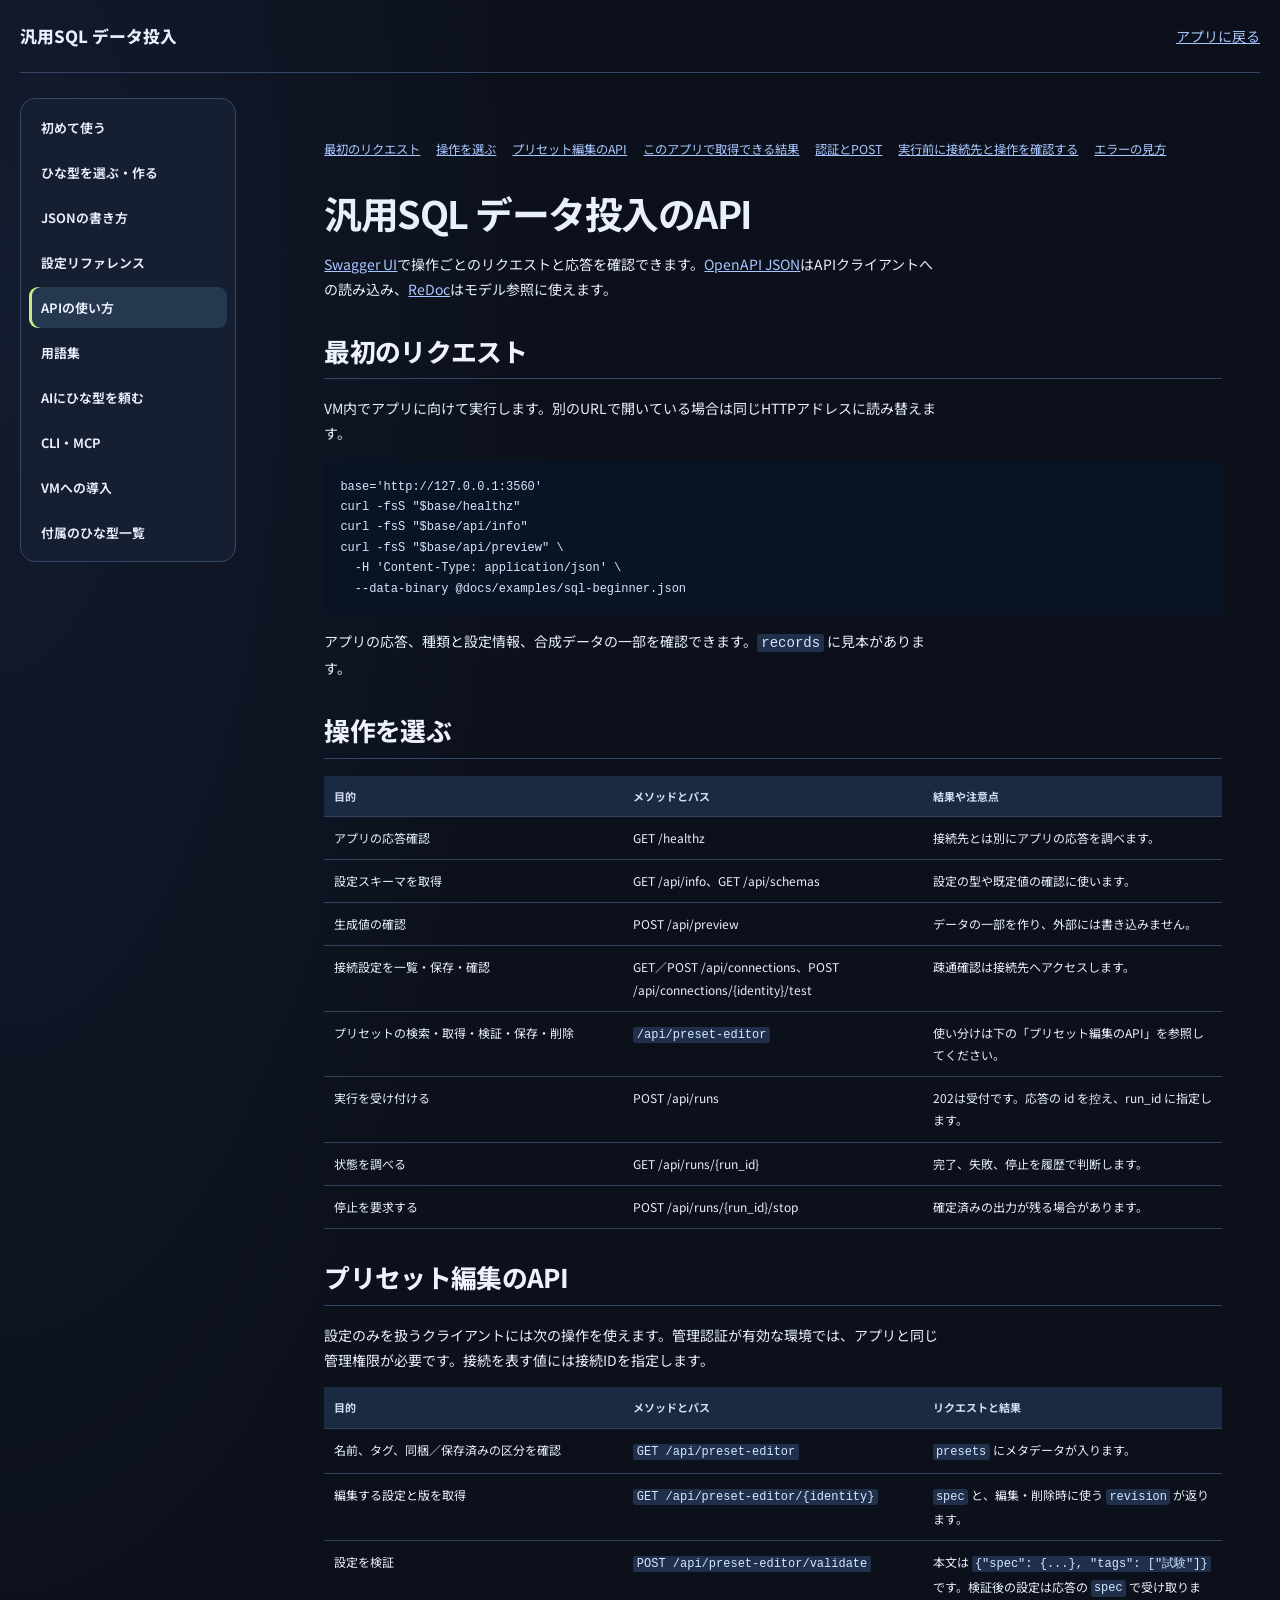
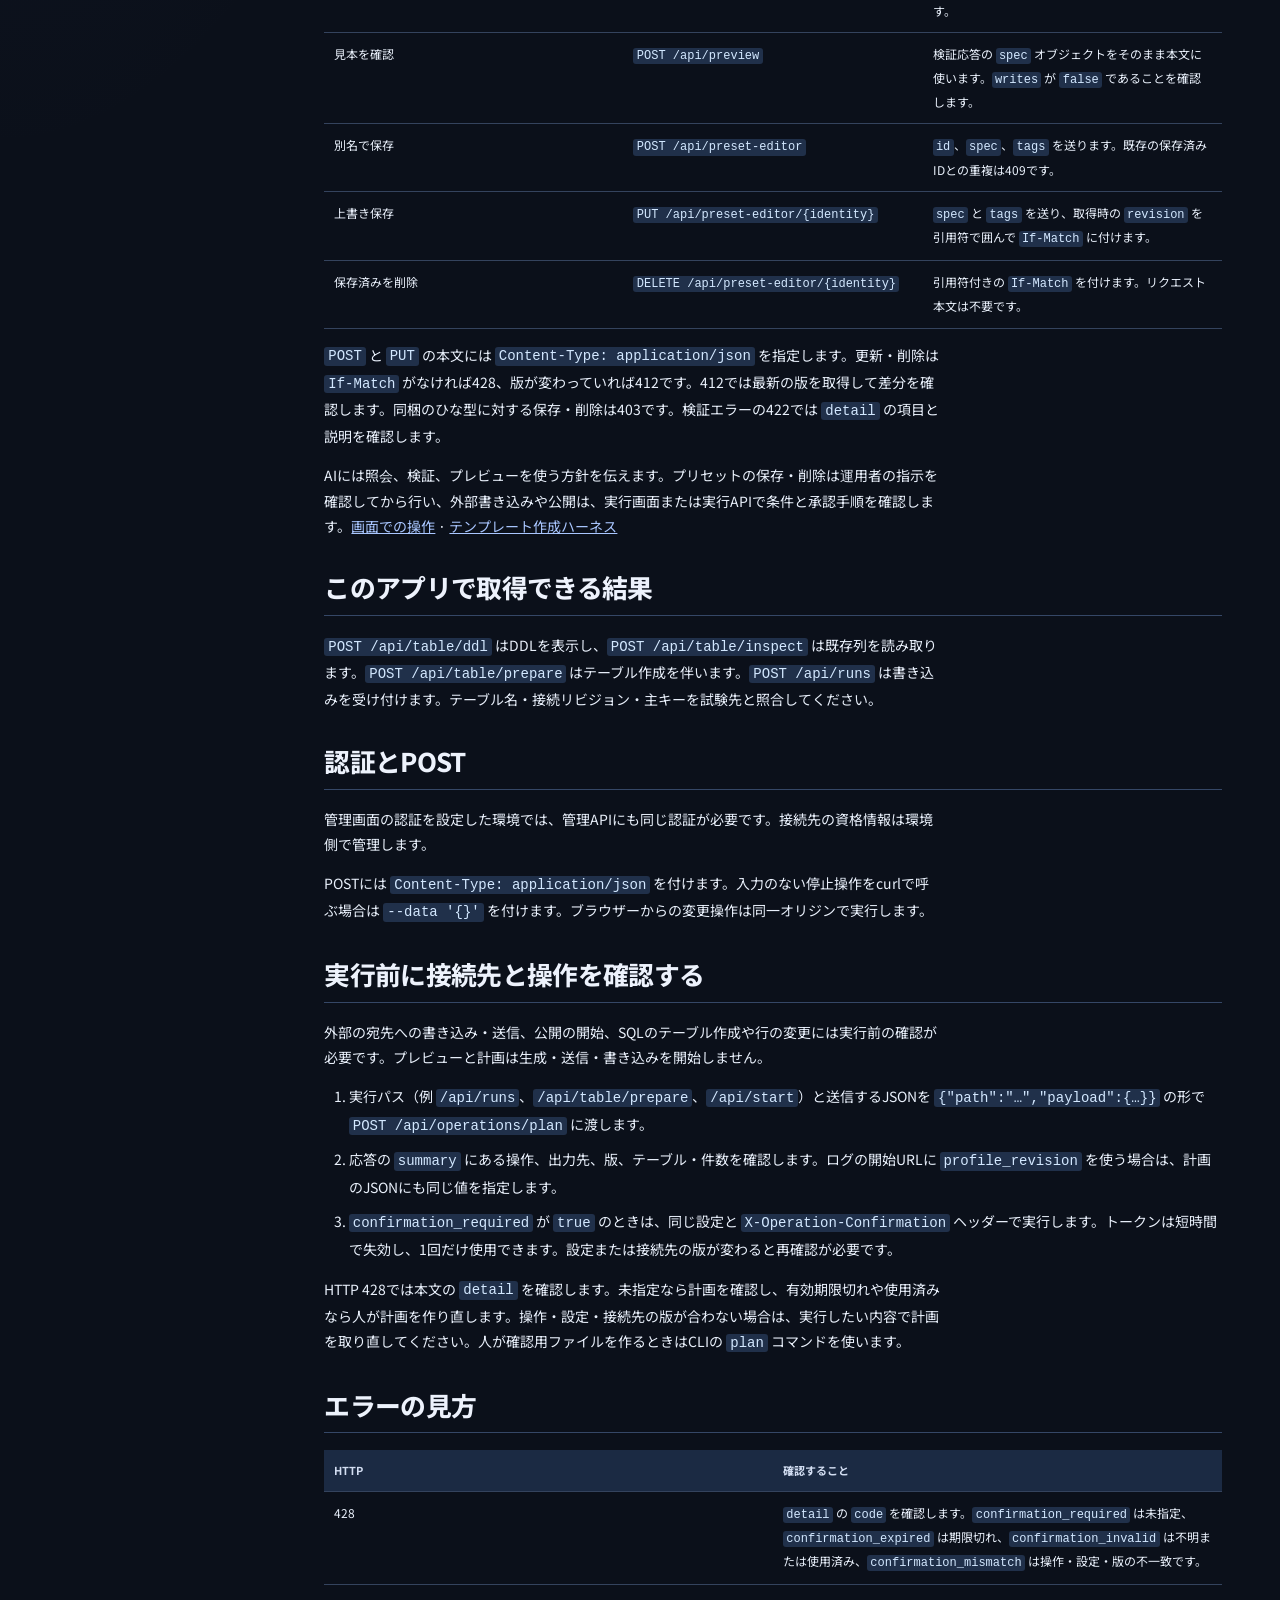
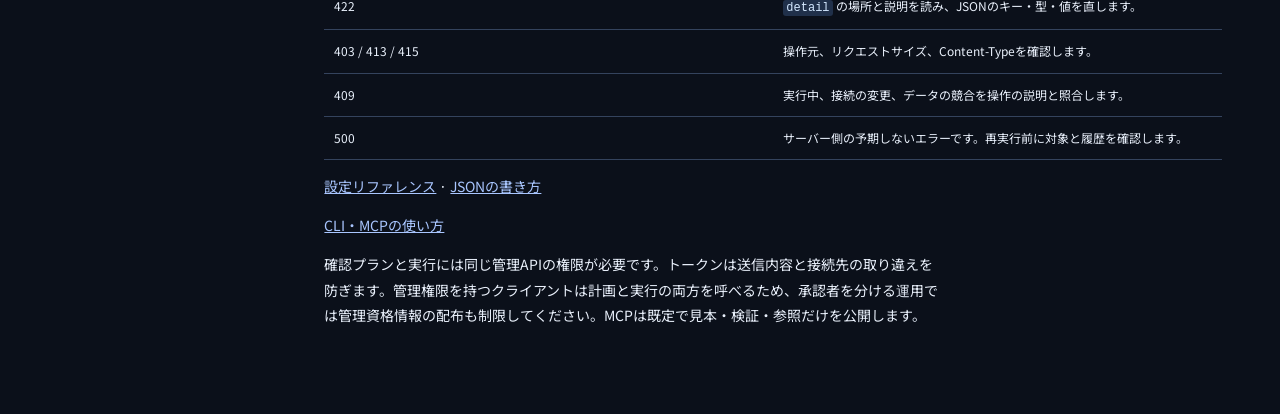
<file: docs/help-site/api.html>
<!doctype html>
<html lang="ja">
<head>
  <meta charset="utf-8">
  <meta name="viewport" content="width=device-width, initial-scale=1">
  <title>APIの使い方 | 汎用SQL データ投入</title>
  <link rel="stylesheet" href="/static/style.css">
  <link rel="stylesheet" href="/static/help.css">
  <script src="/static/help.js" defer></script>
</head>
<body class="help-page">
  <a class="help-skip" href="#help-content">本文へ移動</a>
  <div class="help-top">
    <a class="help-home" href="/">汎用SQL データ投入</a>
    <a href="/">アプリに戻る</a>
  </div>
  <div class="help-layout">
    <nav class="help-nav" aria-label="ヘルプ"><a href="/help/index.html">初めて使う</a><a href="/help/presets.html">ひな型を選ぶ・作る</a><a href="/help/templates.html">JSONの書き方</a><a href="/help/settings.html">設定リファレンス</a><a href="/help/api.html" aria-current="page">APIの使い方</a><a href="/help/glossary.html">用語集</a><a href="/help/ai.html">AIにひな型を頼む</a><a href="/help/mcp.html">CLI・MCP</a><a href="/help/install.html">VMへの導入</a><a href="/help/catalog.html">付属のひな型一覧</a></nav>
    <main class="help-content" id="help-content">
      <nav class="help-outline" aria-label="このページ"><a href="#最初のリクエスト">最初のリクエスト</a><a href="#操作を選ぶ">操作を選ぶ</a><a href="#プリセット編集のapi">プリセット編集のAPI</a><a href="#このアプリで取得できる結果">このアプリで取得できる結果</a><a href="#認証とpost">認証とPOST</a><a href="#実行前に接続先と操作を確認する">実行前に接続先と操作を確認する</a><a href="#エラ-の見方">エラーの見方</a></nav>
      <article><h1>汎用SQL データ投入のAPI</h1>
<p><a href="/docs">Swagger UI</a>で操作ごとのリクエストと応答を確認できます。<a href="/openapi.json">OpenAPI JSON</a>はAPIクライアントへの読み込み、<a href="/redoc">ReDoc</a>はモデル参照に使えます。</p>
<h2 id="最初のリクエスト">最初のリクエスト</h2>
<p>VM内でアプリに向けて実行します。別のURLで開いている場合は同じHTTPアドレスに読み替えます。</p>
<pre><code class="language-sh">base='http://127.0.0.1:3560'
curl -fsS &quot;$base/healthz&quot;
curl -fsS &quot;$base/api/info&quot;
curl -fsS &quot;$base/api/preview&quot; \
  -H 'Content-Type: application/json' \
  --data-binary @docs/examples/sql-beginner.json
</code></pre>
<p>アプリの応答、種類と設定情報、合成データの一部を確認できます。<code>records</code> に見本があります。</p>
<h2 id="操作を選ぶ">操作を選ぶ</h2>
<table>
<thead>
<tr>
<th>目的</th>
<th>メソッドとパス</th>
<th>結果や注意点</th>
</tr>
</thead>
<tbody>
<tr>
<td>アプリの応答確認</td>
<td>GET /healthz</td>
<td>接続先とは別にアプリの応答を調べます。</td>
</tr>
<tr>
<td>設定スキーマを取得</td>
<td>GET /api/info、GET /api/schemas</td>
<td>設定の型や既定値の確認に使います。</td>
</tr>
<tr>
<td>生成値の確認</td>
<td>POST /api/preview</td>
<td>データの一部を作り、外部には書き込みません。</td>
</tr>
<tr>
<td>接続設定を一覧・保存・確認</td>
<td>GET／POST /api/connections、POST /api/connections/{identity}/test</td>
<td>疎通確認は接続先へアクセスします。</td>
</tr>
<tr>
<td>プリセットの検索・取得・検証・保存・削除</td>
<td><code>/api/preset-editor</code></td>
<td>使い分けは下の「プリセット編集のAPI」を参照してください。</td>
</tr>
<tr>
<td>実行を受け付ける</td>
<td>POST /api/runs</td>
<td>202は受付です。応答の id を控え、run_id に指定します。</td>
</tr>
<tr>
<td>状態を調べる</td>
<td>GET /api/runs/{run_id}</td>
<td>完了、失敗、停止を履歴で判断します。</td>
</tr>
<tr>
<td>停止を要求する</td>
<td>POST /api/runs/{run_id}/stop</td>
<td>確定済みの出力が残る場合があります。</td>
</tr>
</tbody>
</table>
<h2 id="プリセット編集のapi">プリセット編集のAPI</h2>
<p>設定のみを扱うクライアントには次の操作を使えます。管理認証が有効な環境では、アプリと同じ管理権限が必要です。接続を表す値には接続IDを指定します。</p>
<table>
<thead>
<tr>
<th>目的</th>
<th>メソッドとパス</th>
<th>リクエストと結果</th>
</tr>
</thead>
<tbody>
<tr>
<td>名前、タグ、同梱／保存済みの区分を確認</td>
<td><code>GET /api/preset-editor</code></td>
<td><code>presets</code> にメタデータが入ります。</td>
</tr>
<tr>
<td>編集する設定と版を取得</td>
<td><code>GET /api/preset-editor/{identity}</code></td>
<td><code>spec</code> と、編集・削除時に使う <code>revision</code> が返ります。</td>
</tr>
<tr>
<td>設定を検証</td>
<td><code>POST /api/preset-editor/validate</code></td>
<td>本文は <code>{&quot;spec&quot;: {...}, &quot;tags&quot;: [&quot;試験&quot;]}</code> です。検証後の設定は応答の <code>spec</code> で受け取ります。</td>
</tr>
<tr>
<td>見本を確認</td>
<td><code>POST /api/preview</code></td>
<td>検証応答の <code>spec</code> オブジェクトをそのまま本文に使います。<code>writes</code> が <code>false</code> であることを確認します。</td>
</tr>
<tr>
<td>別名で保存</td>
<td><code>POST /api/preset-editor</code></td>
<td><code>id</code>、<code>spec</code>、<code>tags</code> を送ります。既存の保存済みIDとの重複は409です。</td>
</tr>
<tr>
<td>上書き保存</td>
<td><code>PUT /api/preset-editor/{identity}</code></td>
<td><code>spec</code> と <code>tags</code> を送り、取得時の <code>revision</code> を引用符で囲んで <code>If-Match</code> に付けます。</td>
</tr>
<tr>
<td>保存済みを削除</td>
<td><code>DELETE /api/preset-editor/{identity}</code></td>
<td>引用符付きの <code>If-Match</code> を付けます。リクエスト本文は不要です。</td>
</tr>
</tbody>
</table>
<p><code>POST</code> と <code>PUT</code> の本文には <code>Content-Type: application/json</code> を指定します。更新・削除は <code>If-Match</code> がなければ428、版が変わっていれば412です。412では最新の版を取得して差分を確認します。同梱のひな型に対する保存・削除は403です。検証エラーの422では <code>detail</code> の項目と説明を確認します。</p>
<p>AIには照会、検証、プレビューを使う方針を伝えます。プリセットの保存・削除は運用者の指示を確認してから行い、外部書き込みや公開は、実行画面または実行APIで条件と承認手順を確認します。<a href="/help/presets.html">画面での操作</a> · <a href="/help/ai.html">テンプレート作成ハーネス</a></p>
<h2 id="このアプリで取得できる結果">このアプリで取得できる結果</h2>
<p><code>POST /api/table/ddl</code> はDDLを表示し、<code>POST /api/table/inspect</code> は既存列を読み取ります。<code>POST /api/table/prepare</code> はテーブル作成を伴います。<code>POST /api/runs</code> は書き込みを受け付けます。テーブル名・接続リビジョン・主キーを試験先と照合してください。</p>
<h2 id="認証とpost">認証とPOST</h2>
<p>管理画面の認証を設定した環境では、管理APIにも同じ認証が必要です。接続先の資格情報は環境側で管理します。</p>
<p>POSTには <code>Content-Type: application/json</code> を付けます。入力のない停止操作をcurlで呼ぶ場合は <code>--data '{}'</code> を付けます。ブラウザーからの変更操作は同一オリジンで実行します。</p>
<h2 id="実行前に接続先と操作を確認する">実行前に接続先と操作を確認する</h2>
<p>外部の宛先への書き込み・送信、公開の開始、SQLのテーブル作成や行の変更には実行前の確認が必要です。プレビューと計画は生成・送信・書き込みを開始しません。</p>
<ol>
<li>実行パス（例 <code>/api/runs</code>、<code>/api/table/prepare</code>、<code>/api/start</code>）と送信するJSONを <code>{&quot;path&quot;:&quot;…&quot;,&quot;payload&quot;:{…}}</code> の形で <code>POST /api/operations/plan</code> に渡します。</li>
<li>応答の <code>summary</code> にある操作、出力先、版、テーブル・件数を確認します。ログの開始URLに <code>profile_revision</code> を使う場合は、計画のJSONにも同じ値を指定します。</li>
<li><code>confirmation_required</code> が <code>true</code> のときは、同じ設定と <code>X-Operation-Confirmation</code> ヘッダーで実行します。トークンは短時間で失効し、1回だけ使用できます。設定または接続先の版が変わると再確認が必要です。</li>
</ol>
<p>HTTP 428では本文の <code>detail</code> を確認します。未指定なら計画を確認し、有効期限切れや使用済みなら人が計画を作り直します。操作・設定・接続先の版が合わない場合は、実行したい内容で計画を取り直してください。人が確認用ファイルを作るときはCLIの <code>plan</code> コマンドを使います。</p>
<h2 id="エラ-の見方">エラーの見方</h2>
<table>
<thead>
<tr>
<th>HTTP</th>
<th>確認すること</th>
</tr>
</thead>
<tbody>
<tr>
<td>428</td>
<td><code>detail</code> の <code>code</code> を確認します。<code>confirmation_required</code> は未指定、<code>confirmation_expired</code> は期限切れ、<code>confirmation_invalid</code> は不明または使用済み、<code>confirmation_mismatch</code> は操作・設定・版の不一致です。</td>
</tr>
<tr>
<td>422</td>
<td><code>detail</code> の場所と説明を読み、JSONのキー・型・値を直します。</td>
</tr>
<tr>
<td>403 / 413 / 415</td>
<td>操作元、リクエストサイズ、Content-Typeを確認します。</td>
</tr>
<tr>
<td>409</td>
<td>実行中、接続の変更、データの競合を操作の説明と照合します。</td>
</tr>
<tr>
<td>500</td>
<td>サーバー側の予期しないエラーです。再実行前に対象と履歴を確認します。</td>
</tr>
</tbody>
</table>
<p><a href="/help/settings.html">設定リファレンス</a> · <a href="/help/templates.html">JSONの書き方</a></p>
<p><a href="/help/mcp.html">CLI・MCPの使い方</a></p>
<p>確認プランと実行には同じ管理APIの権限が必要です。トークンは送信内容と接続先の取り違えを防ぎます。管理権限を持つクライアントは計画と実行の両方を呼べるため、承認者を分ける運用では管理資格情報の配布も制限してください。MCPは既定で見本・検証・参照だけを公開します。</p>
</article>
    </main>
  </div>
</body>
</html>
</file>
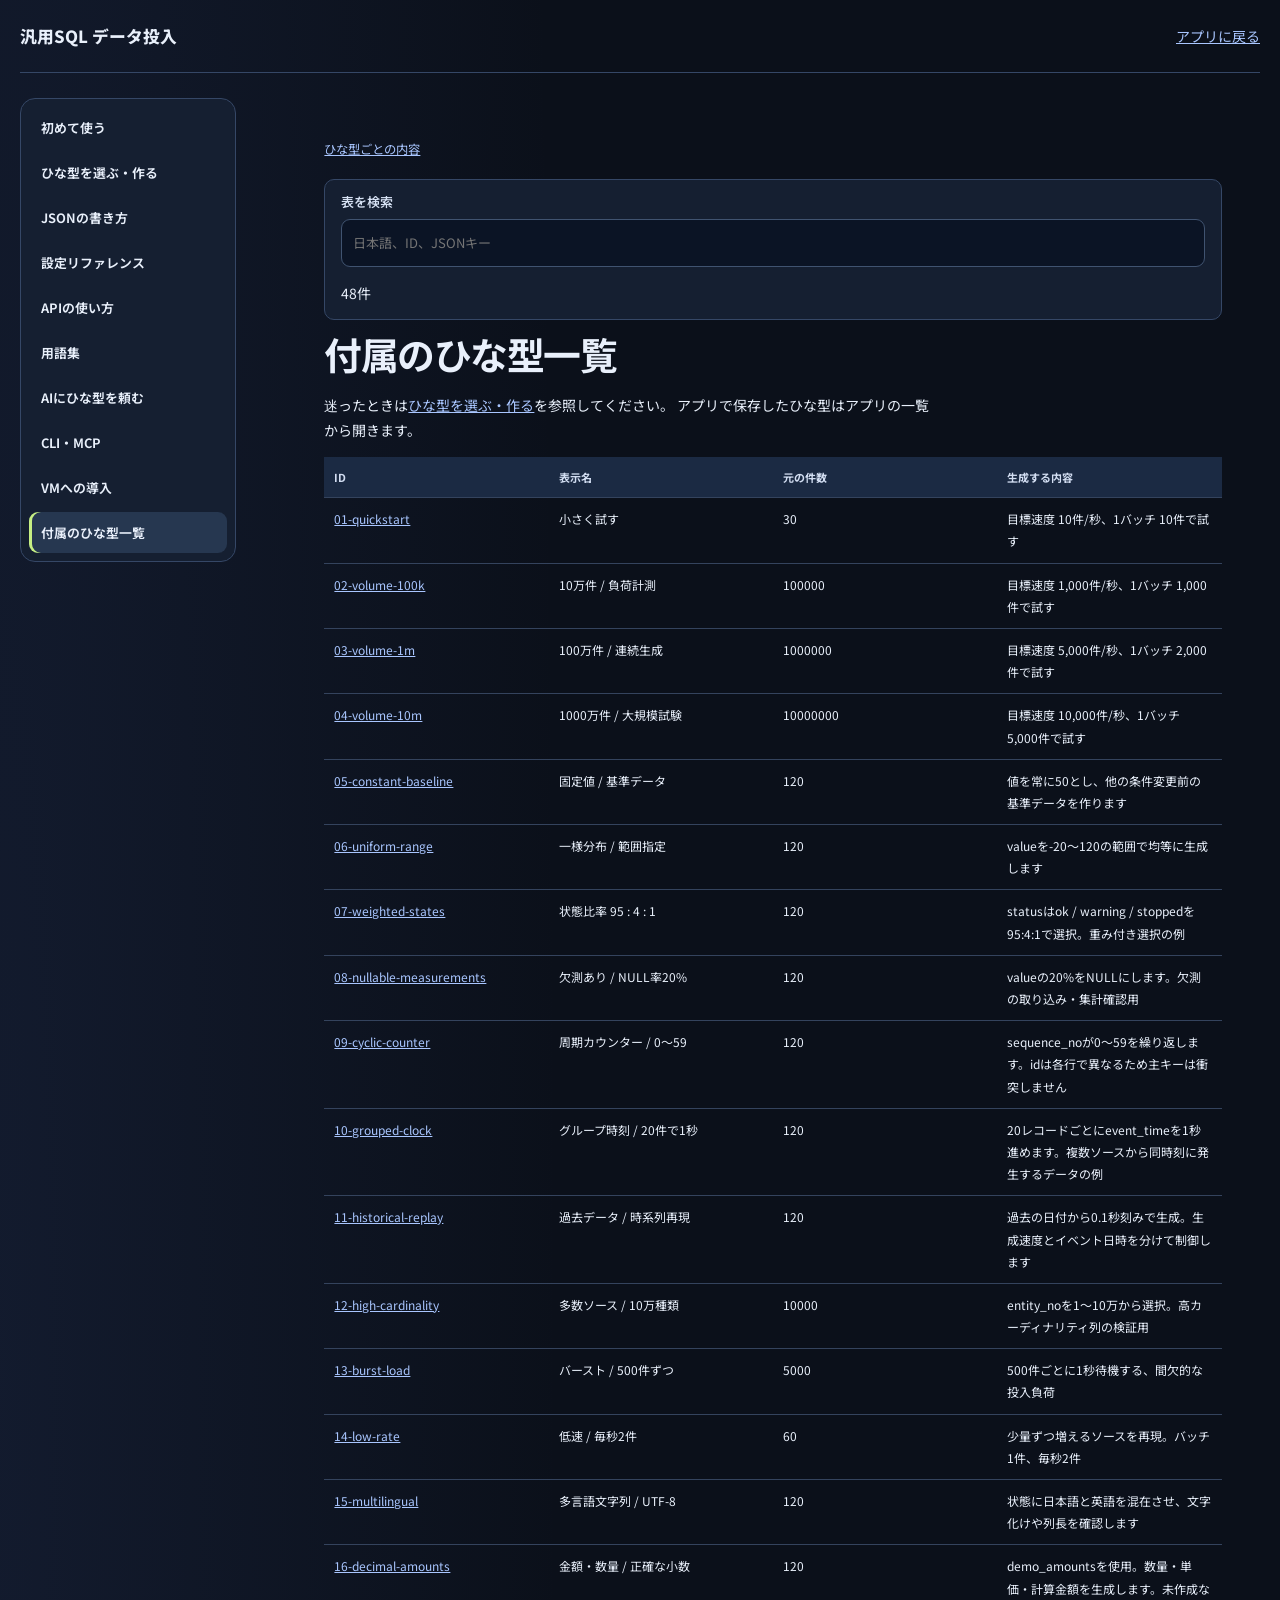
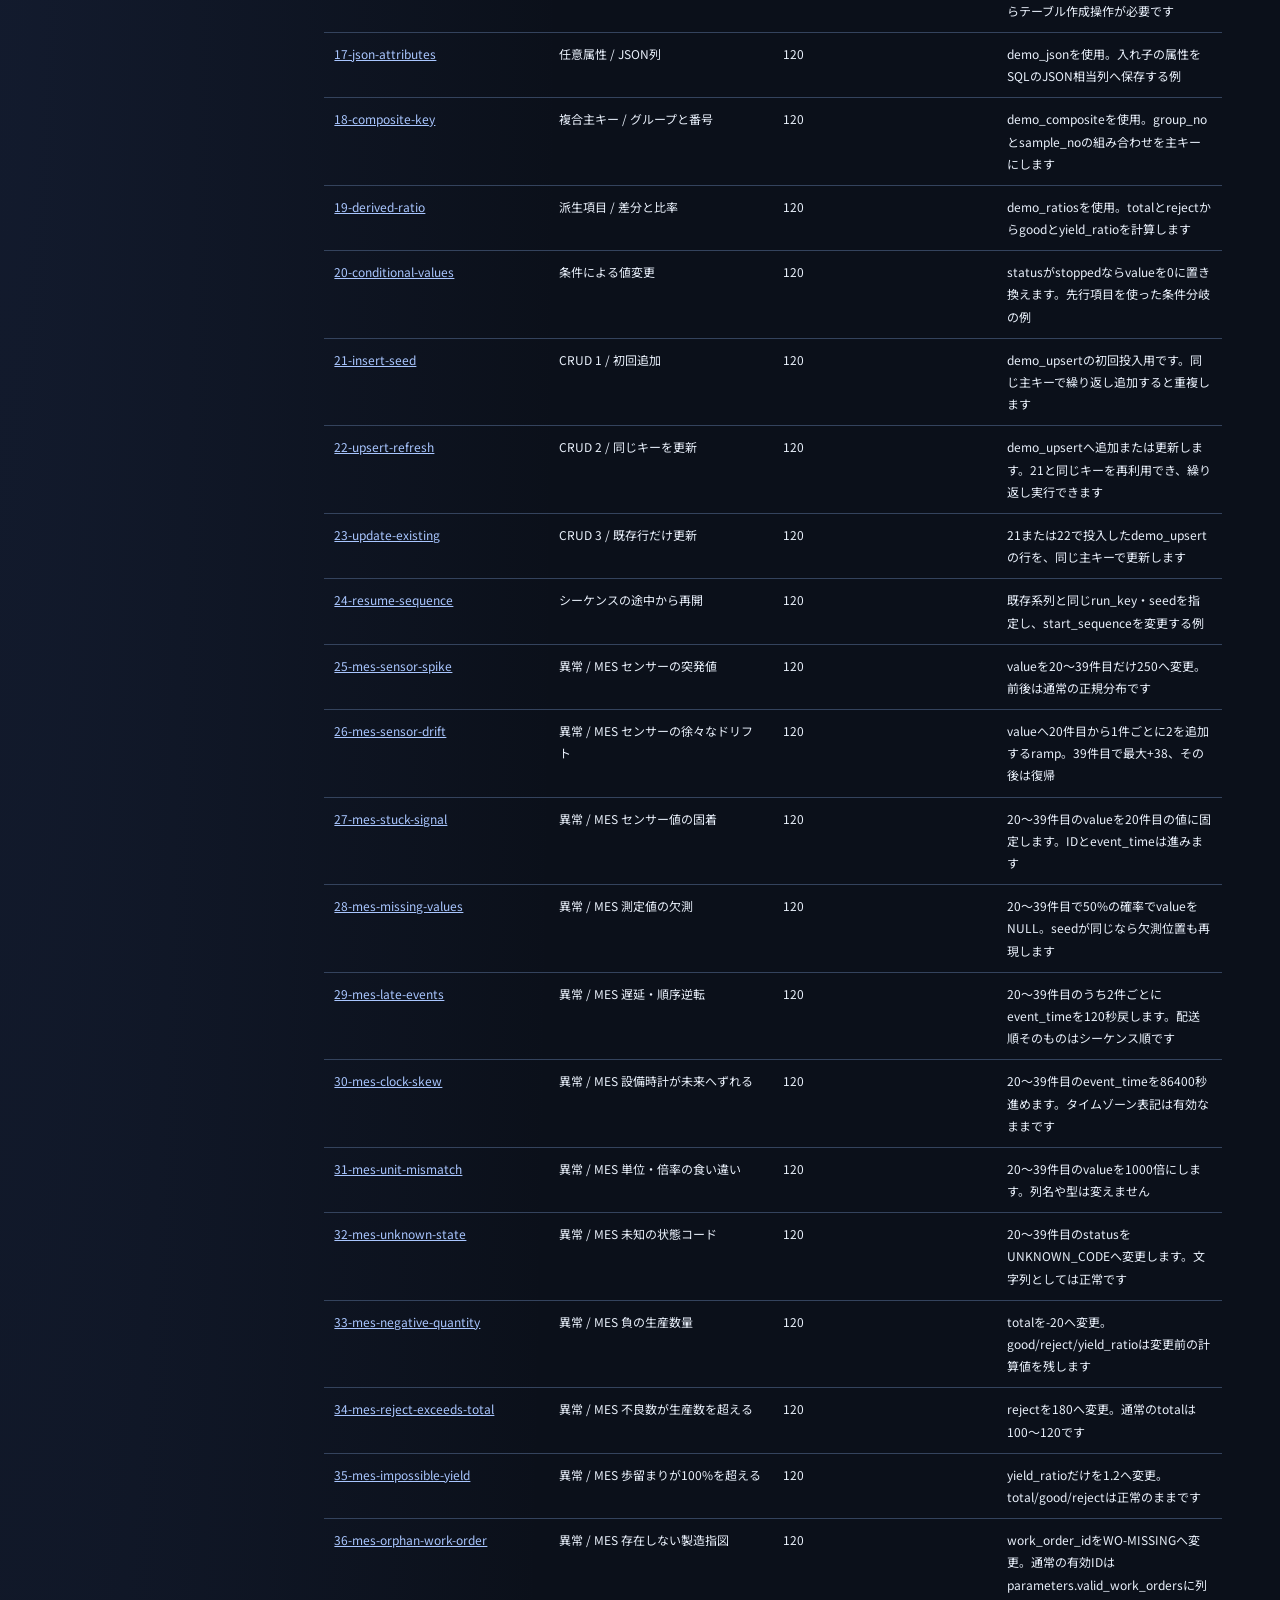
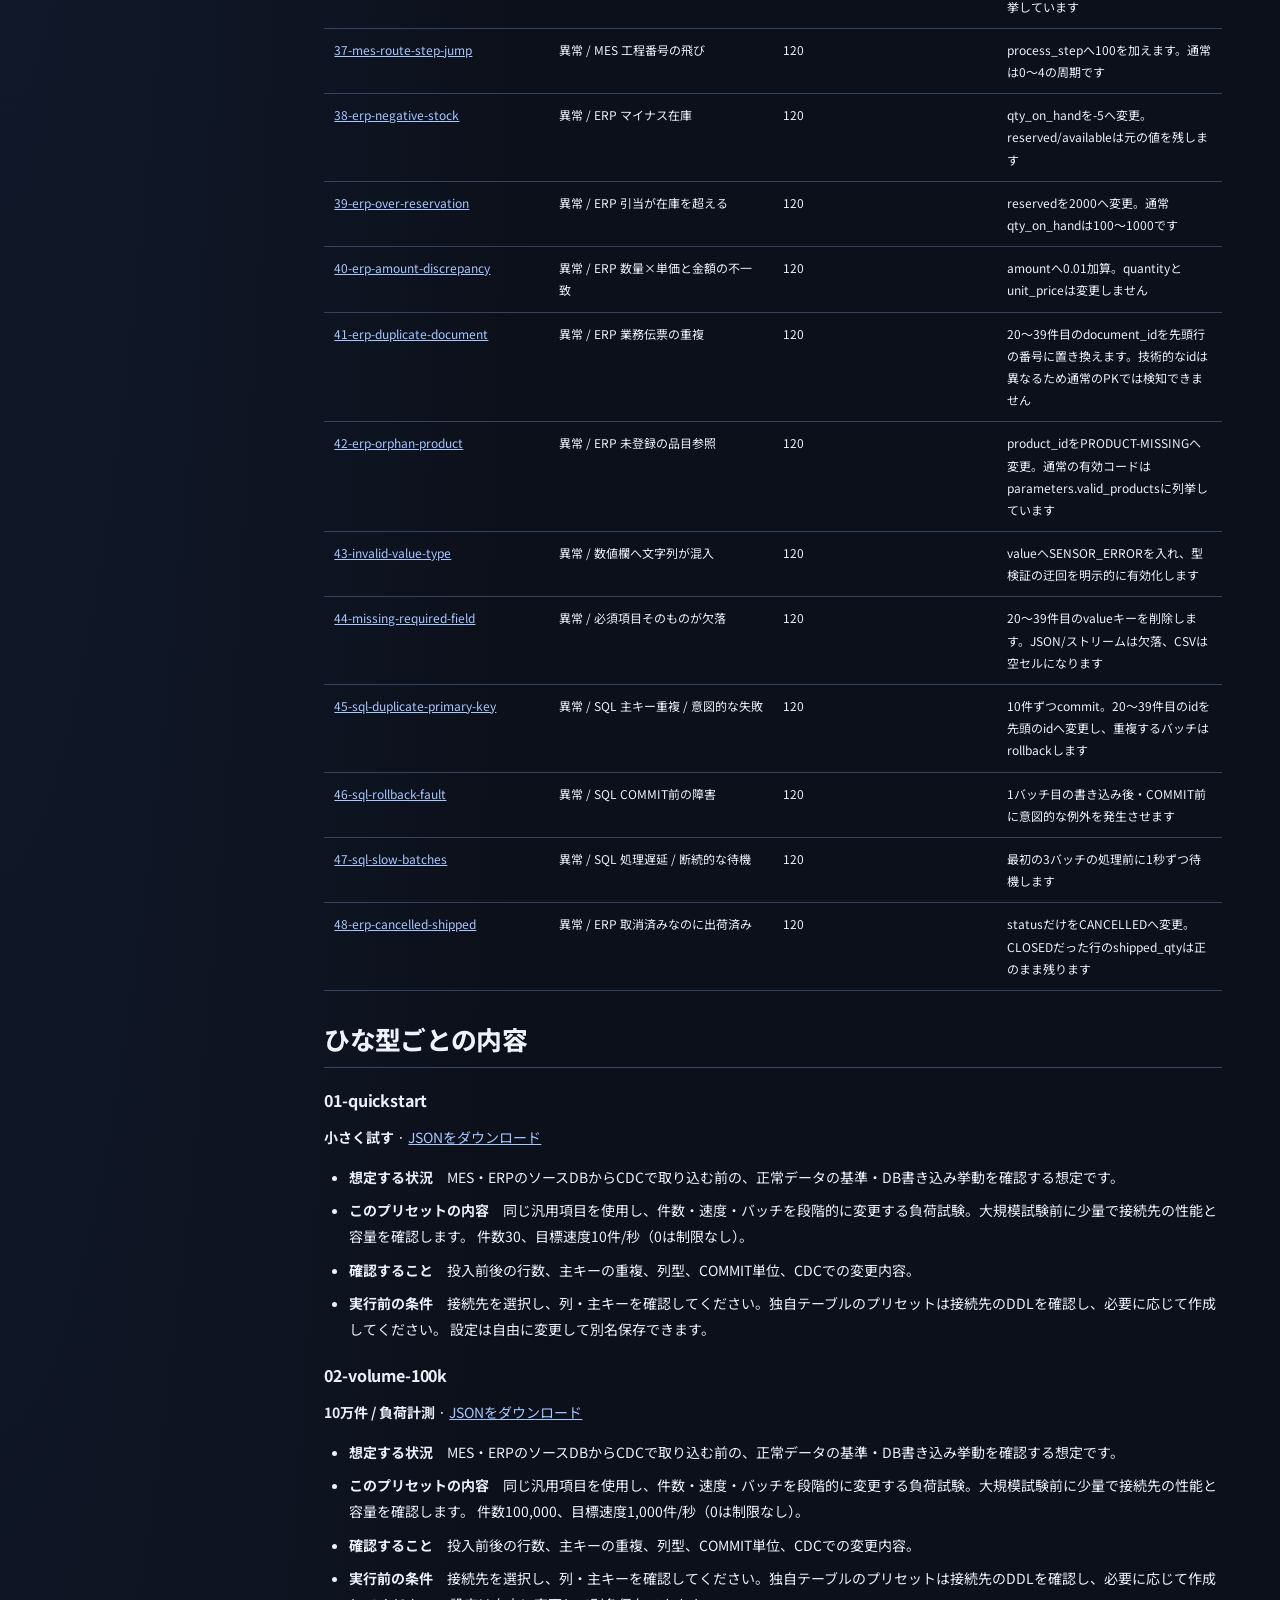
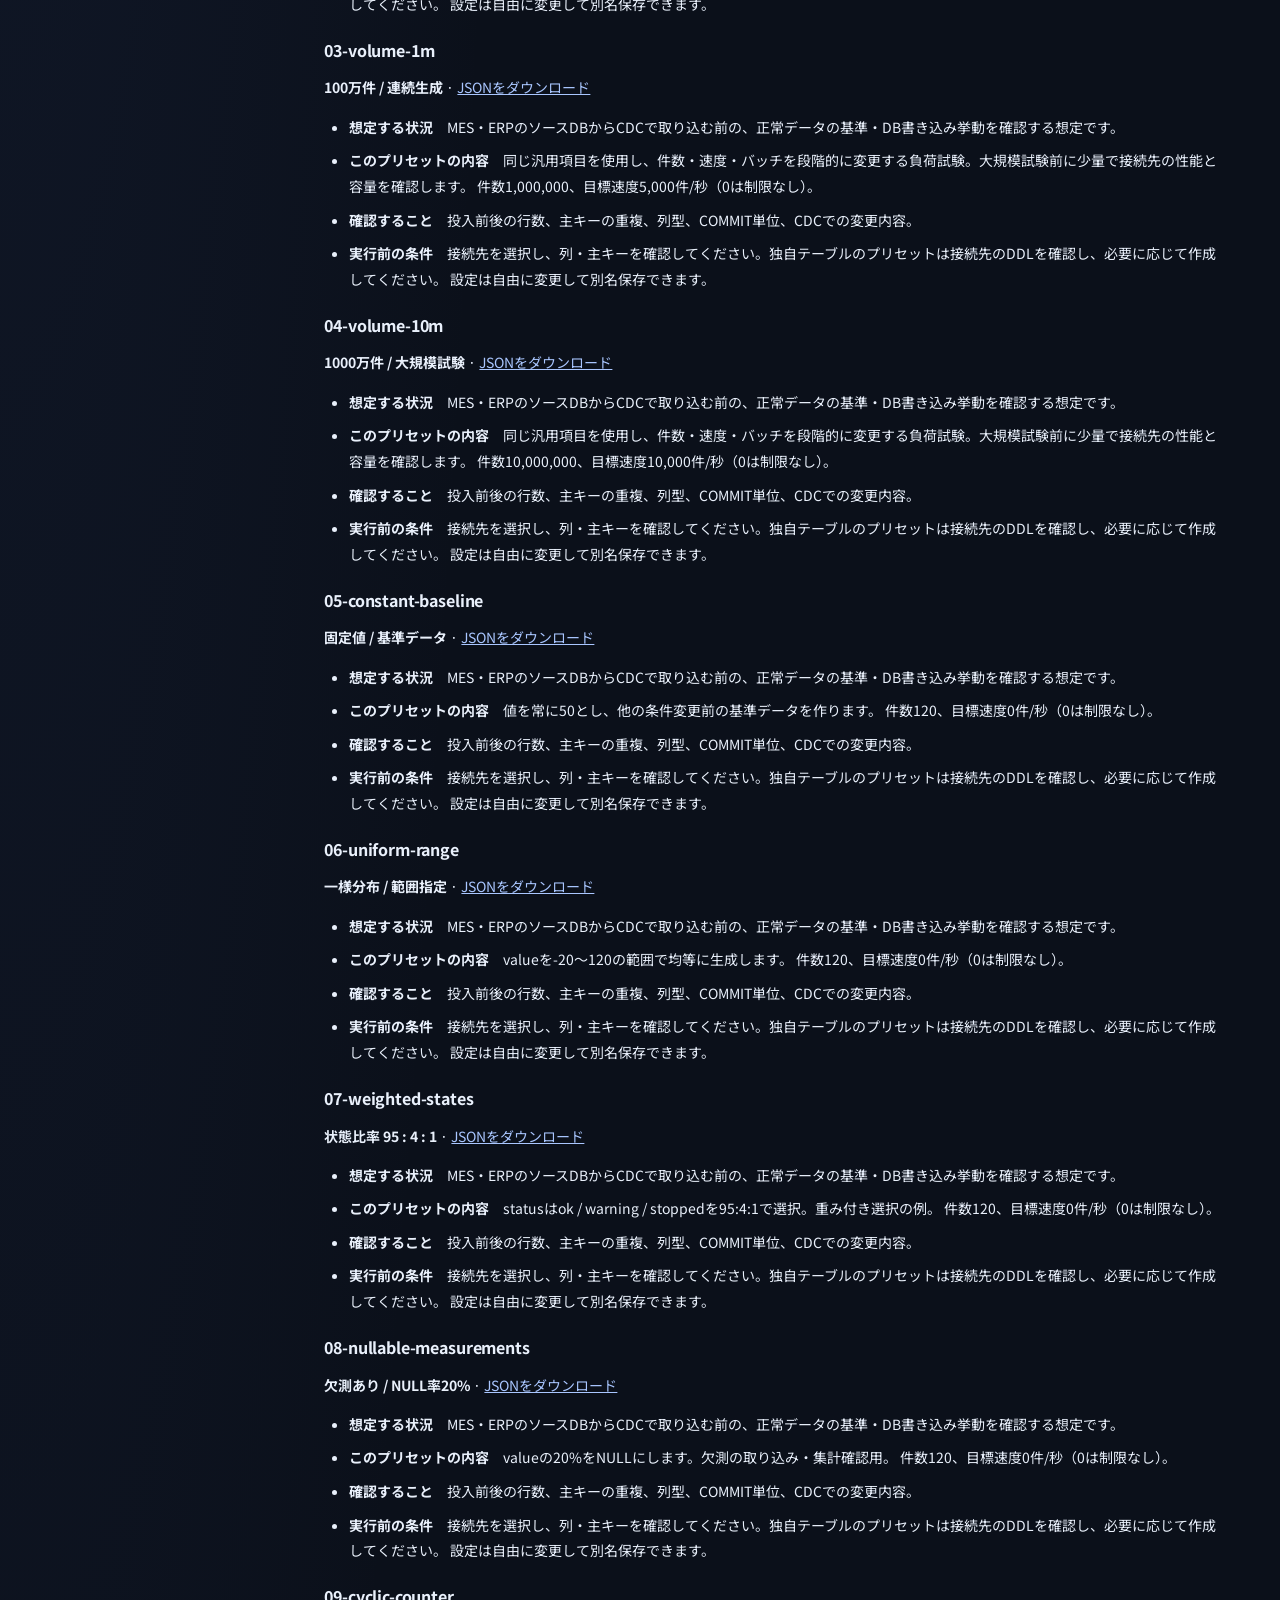
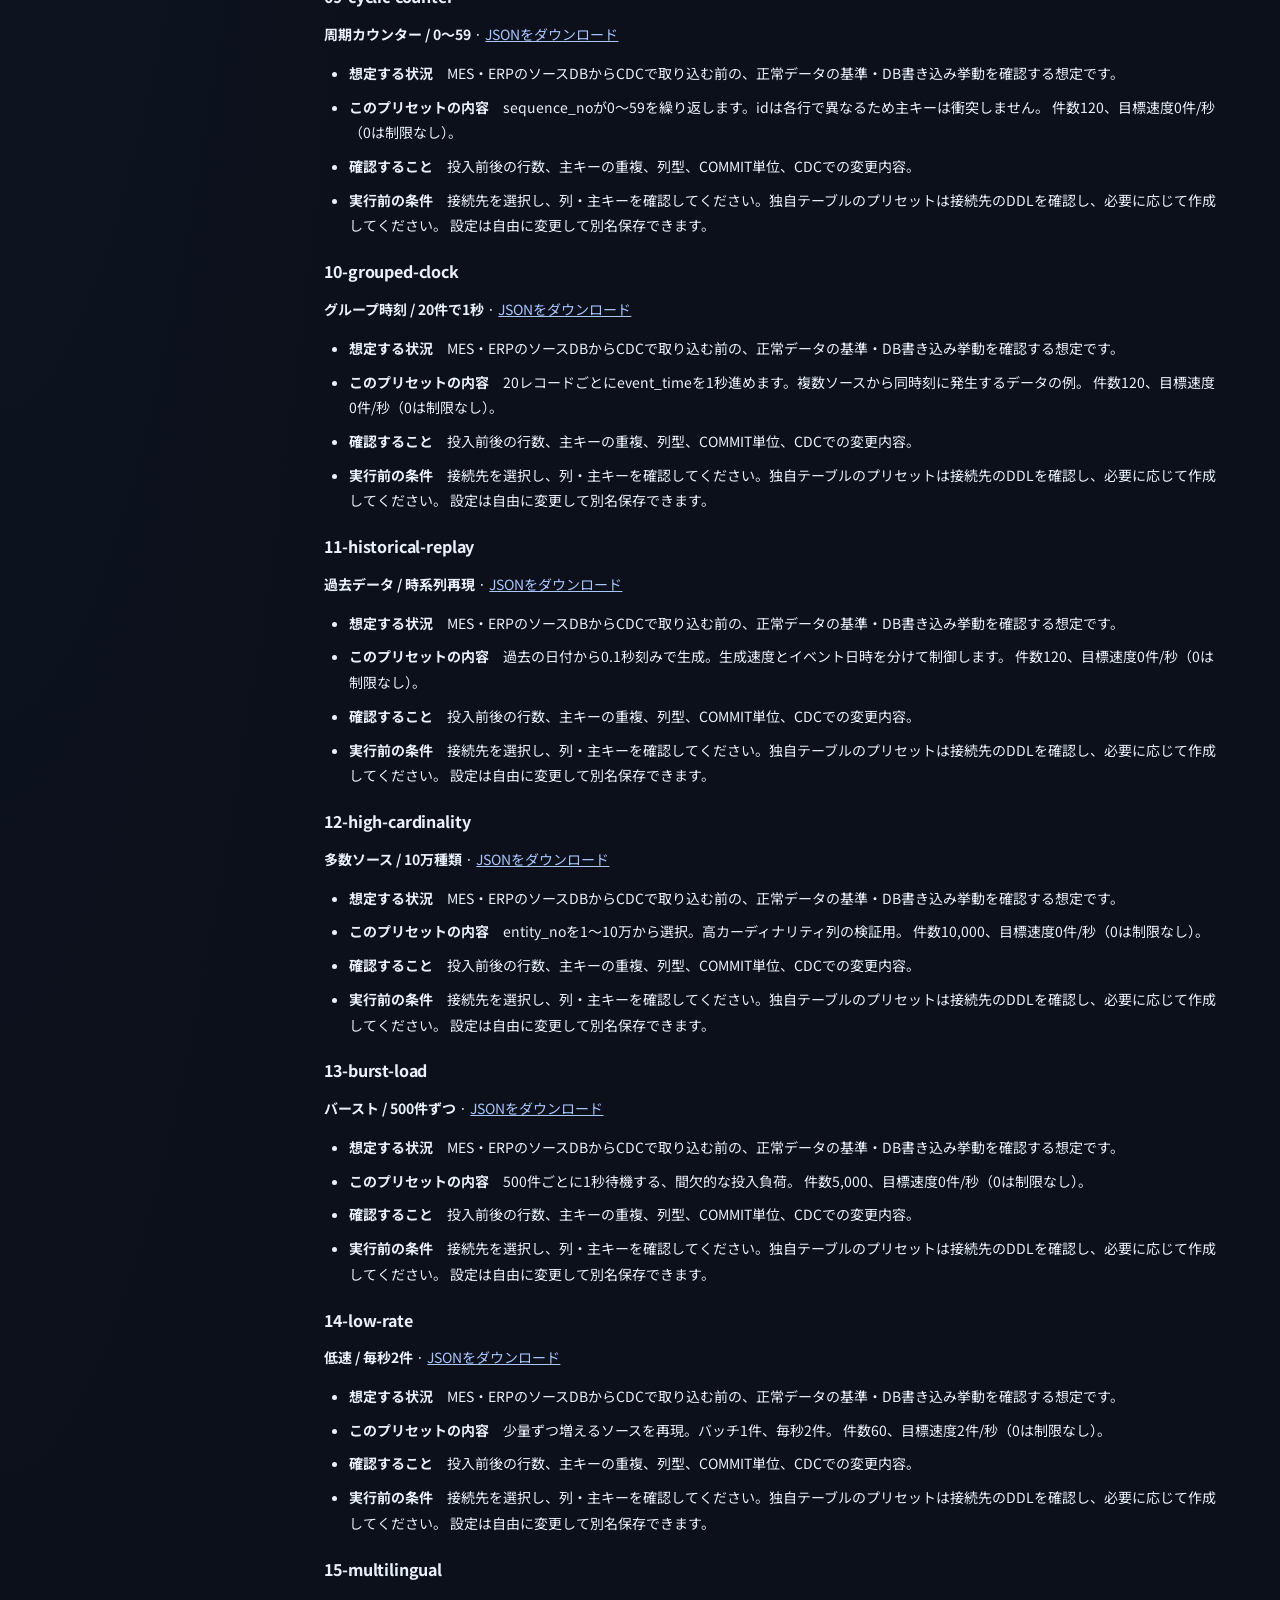
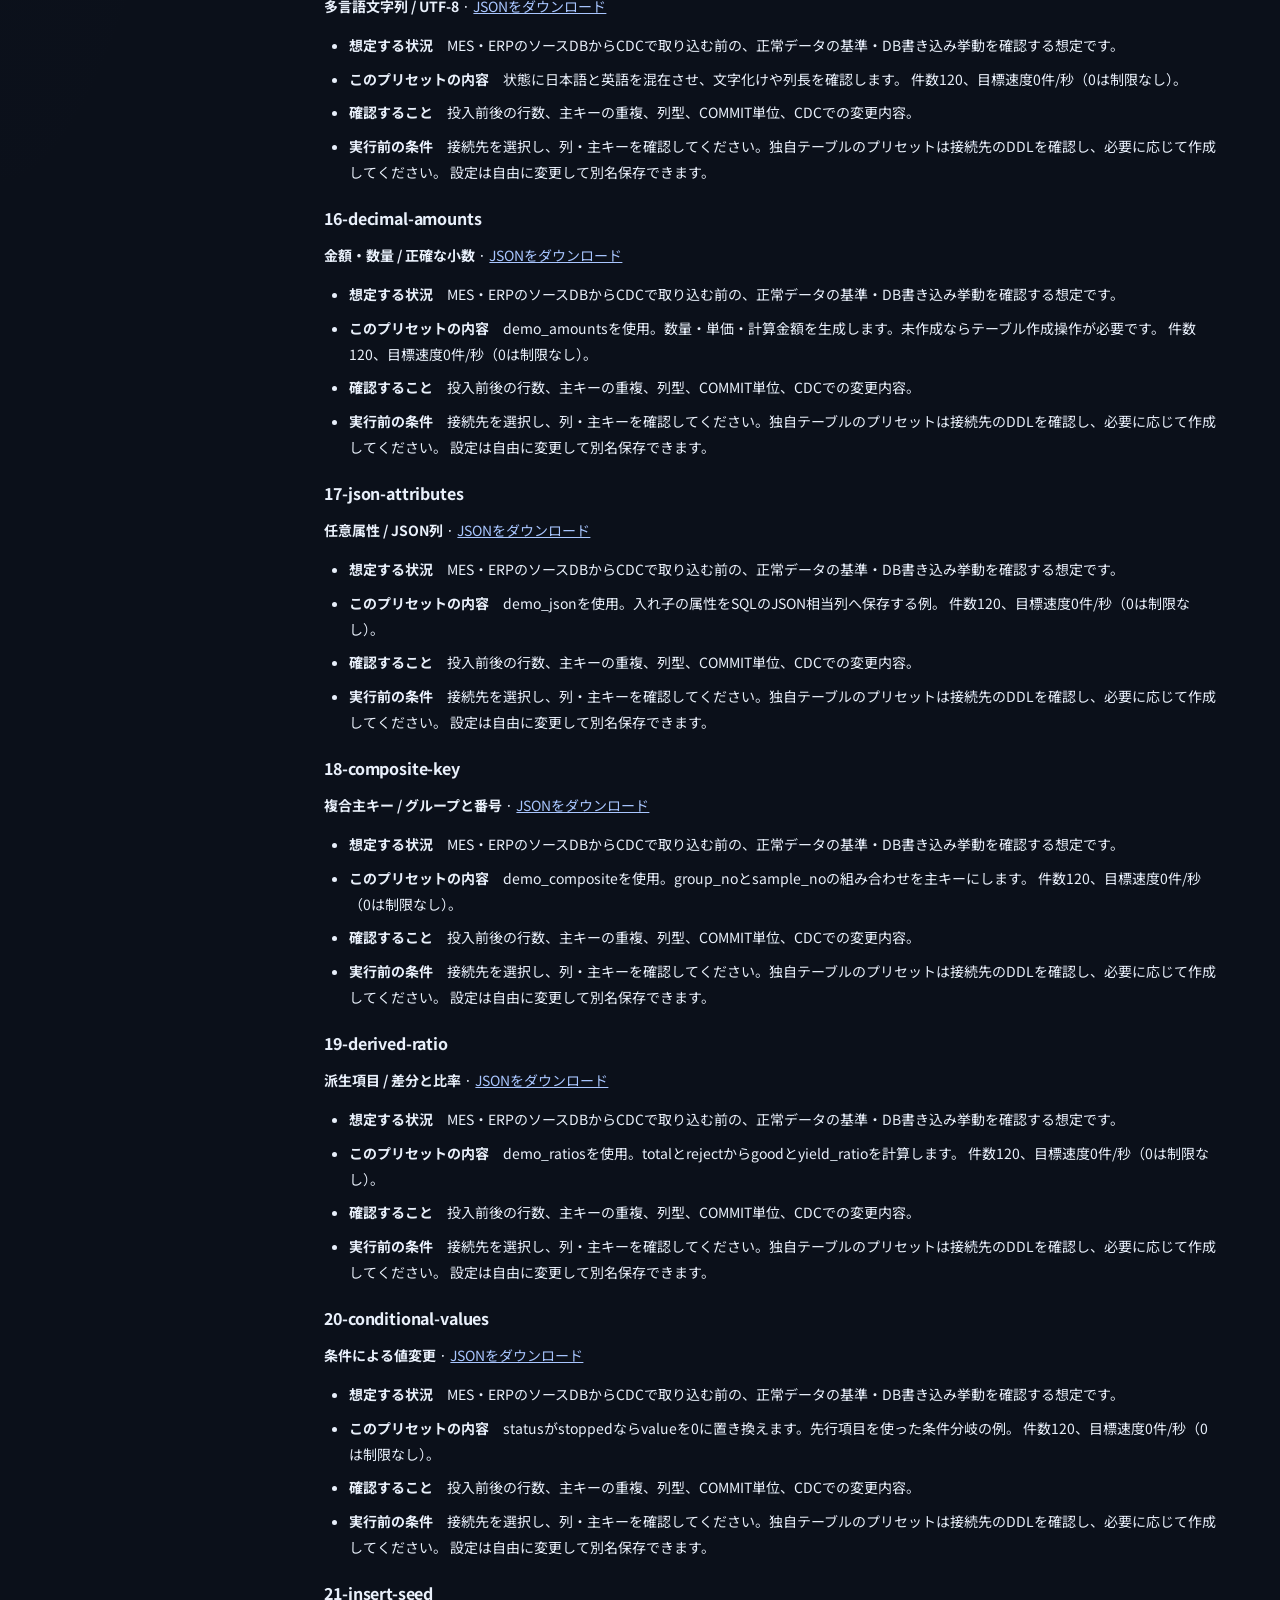
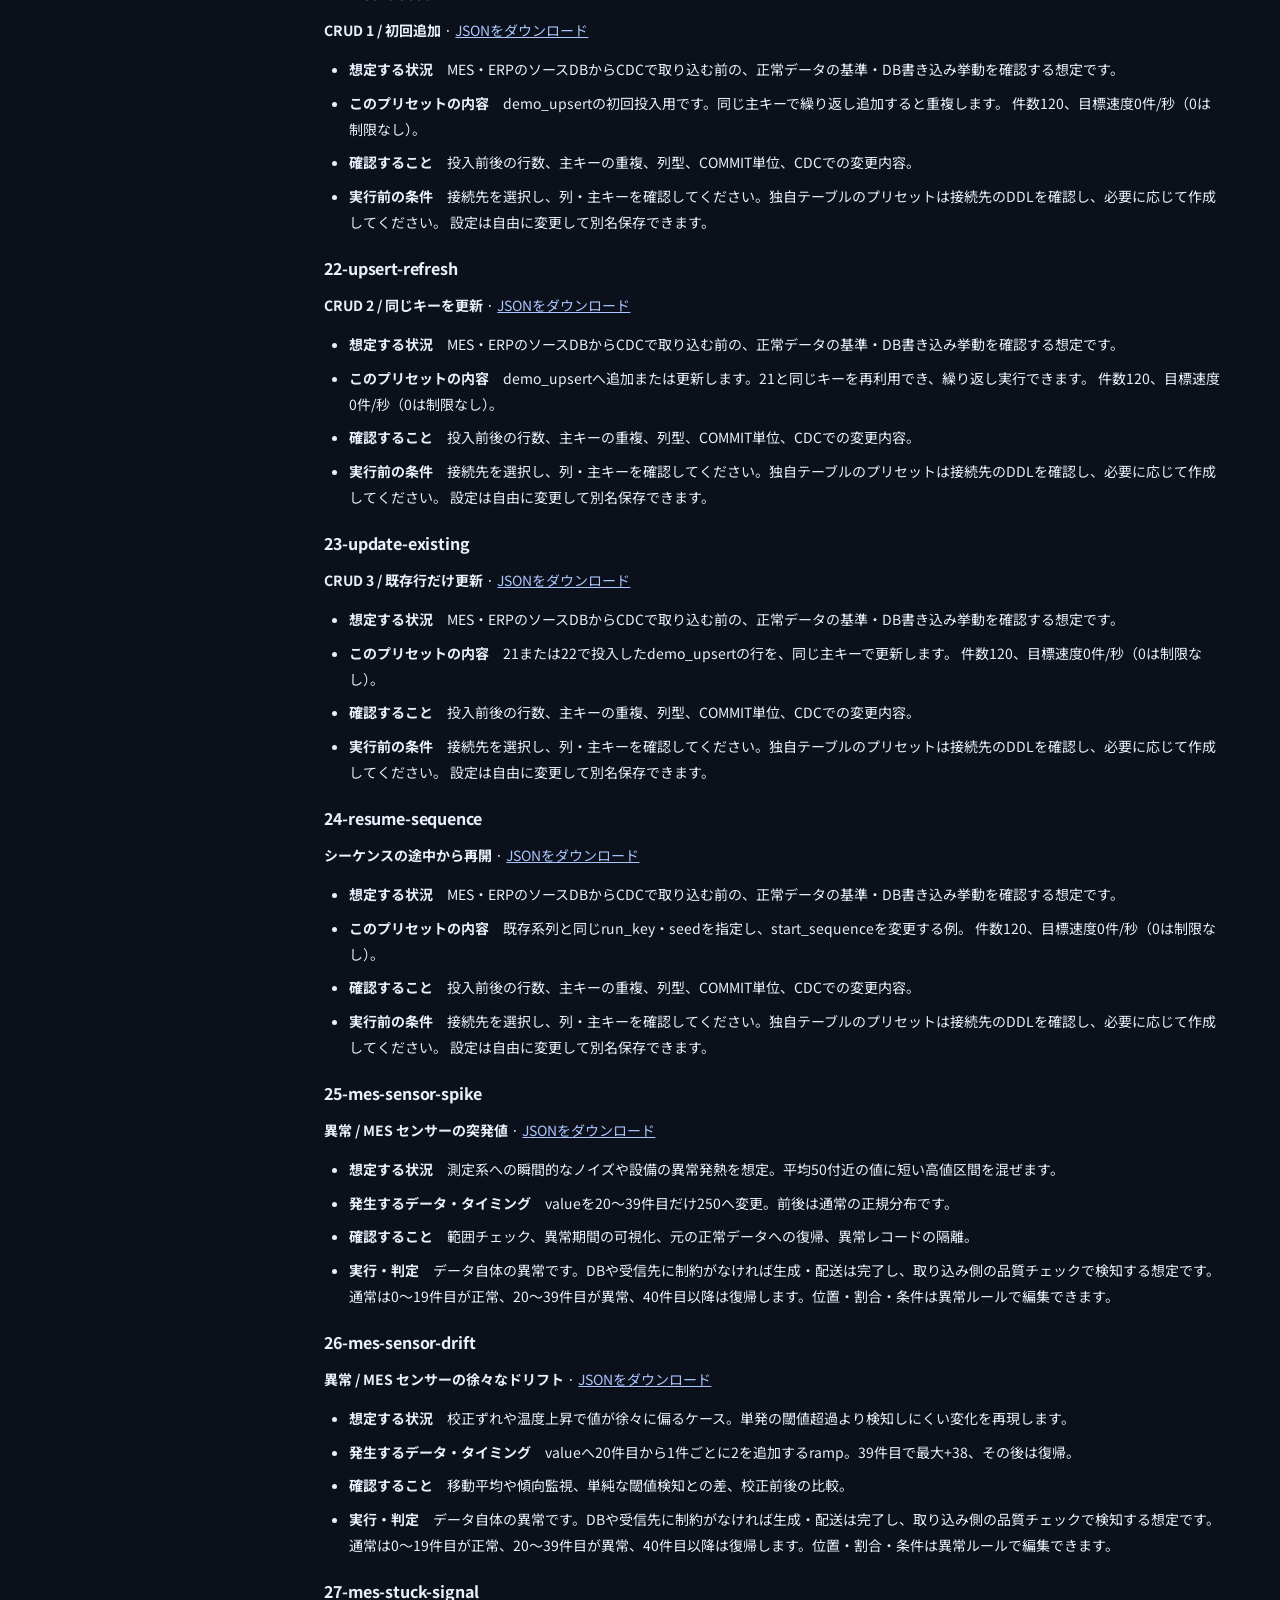
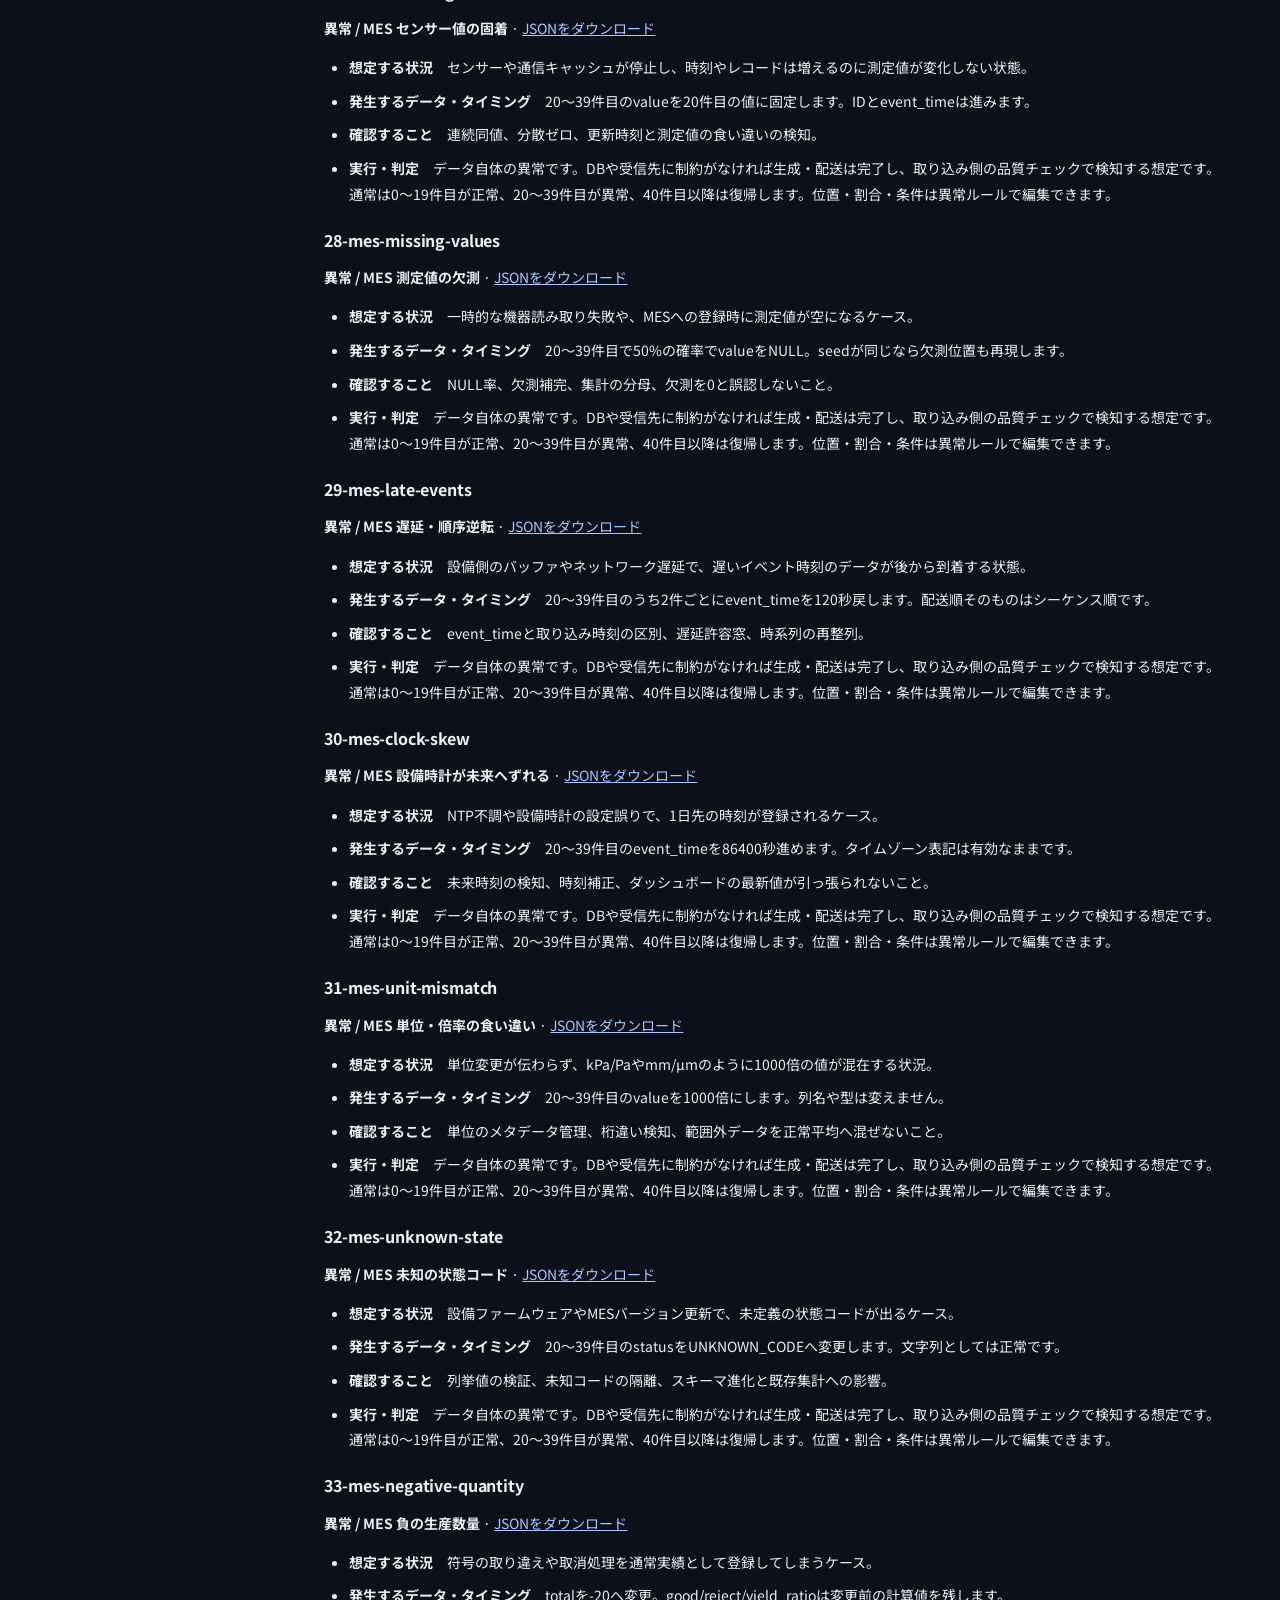
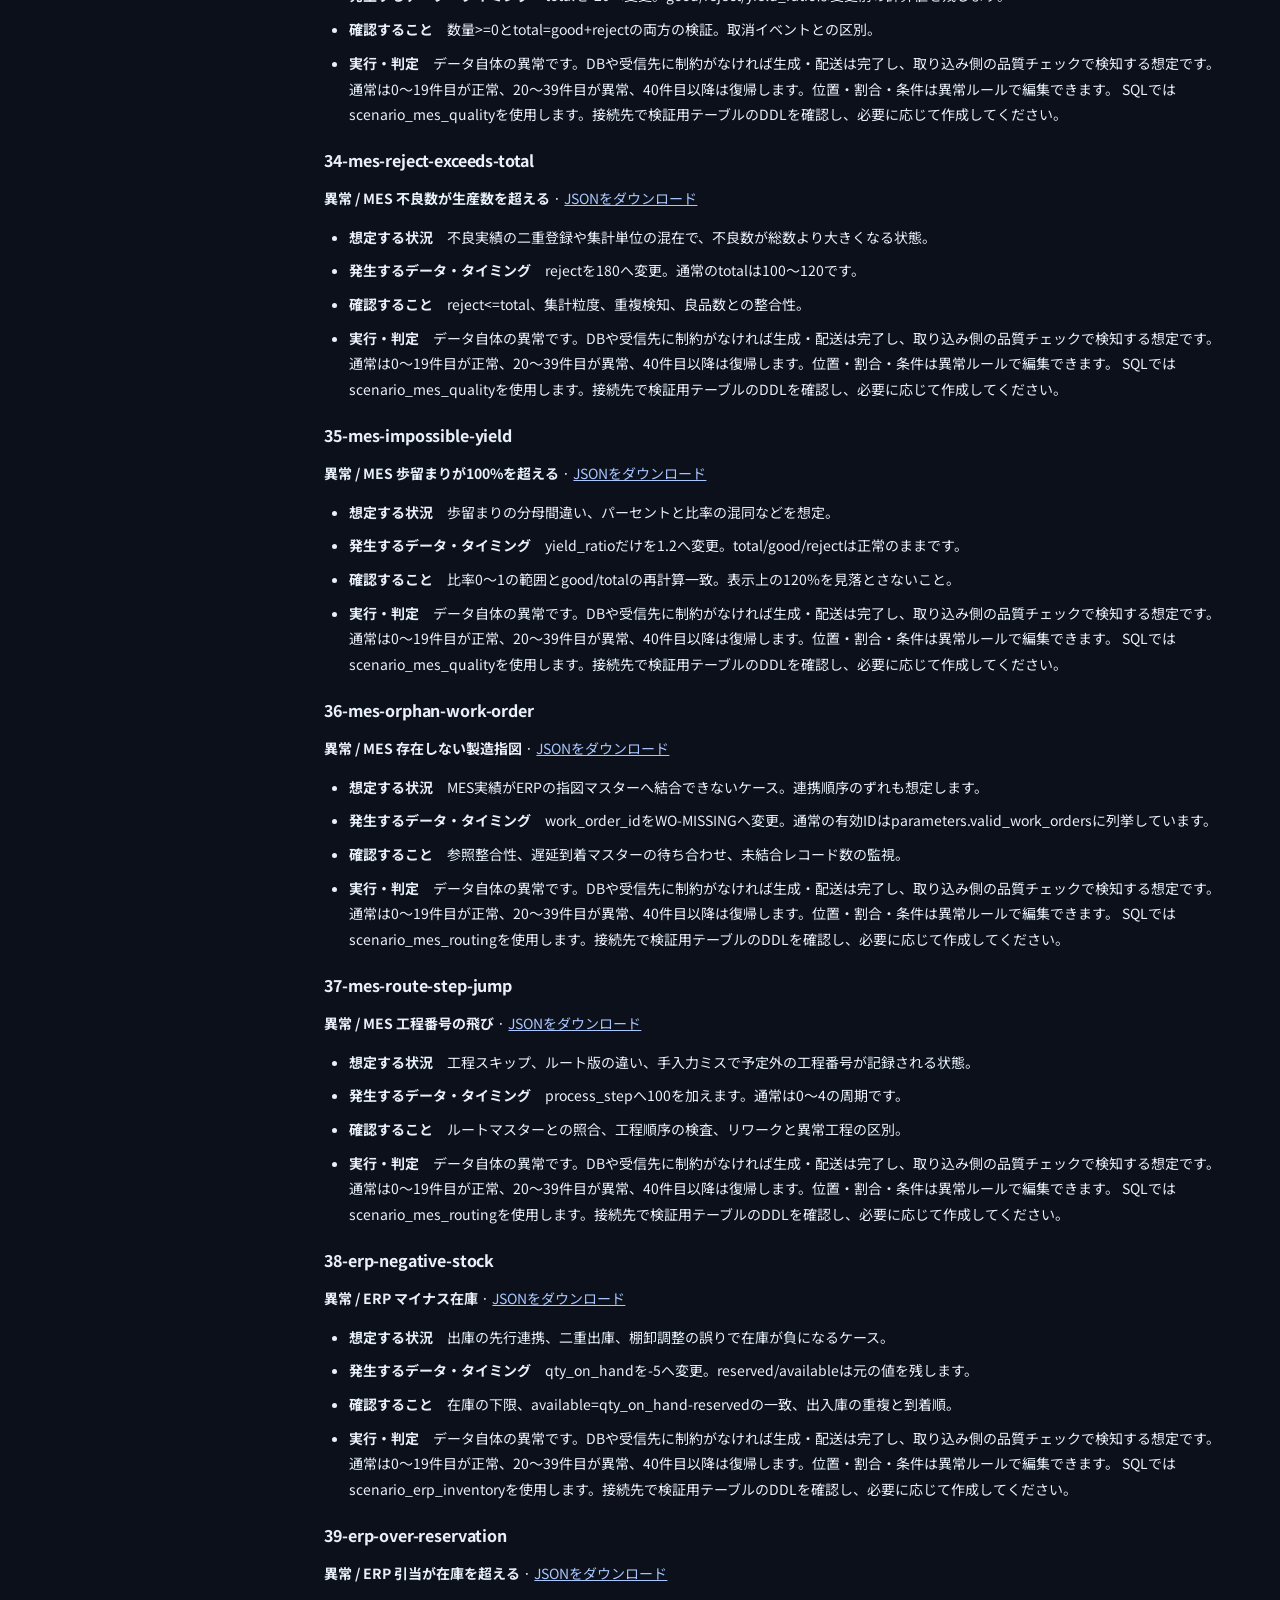
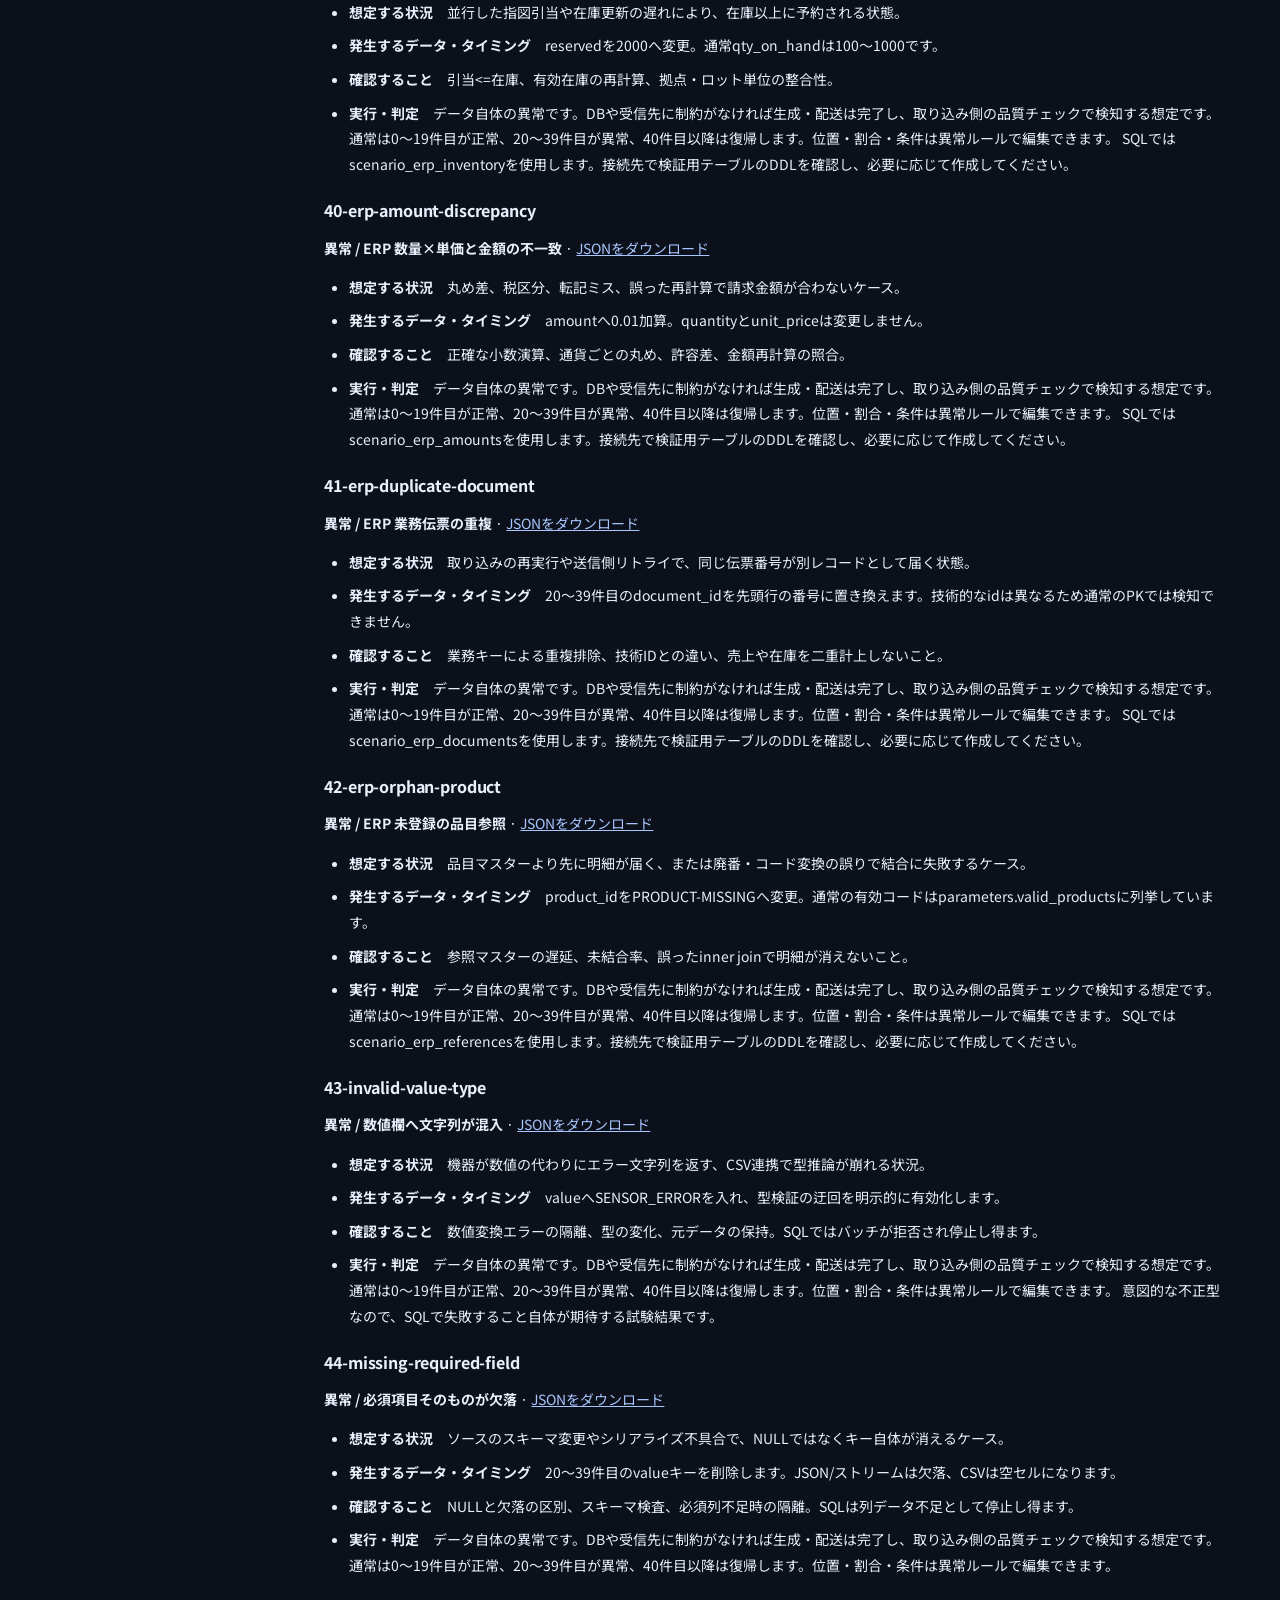
<file: docs/help-site/catalog.html>
<!doctype html>
<html lang="ja">
<head>
  <meta charset="utf-8">
  <meta name="viewport" content="width=device-width, initial-scale=1">
  <title>付属のひな型一覧 | 汎用SQL データ投入</title>
  <link rel="stylesheet" href="/static/style.css">
  <link rel="stylesheet" href="/static/help.css">
  <script src="/static/help.js" defer></script>
</head>
<body class="help-page">
  <a class="help-skip" href="#help-content">本文へ移動</a>
  <div class="help-top">
    <a class="help-home" href="/">汎用SQL データ投入</a>
    <a href="/">アプリに戻る</a>
  </div>
  <div class="help-layout">
    <nav class="help-nav" aria-label="ヘルプ"><a href="/help/index.html">初めて使う</a><a href="/help/presets.html">ひな型を選ぶ・作る</a><a href="/help/templates.html">JSONの書き方</a><a href="/help/settings.html">設定リファレンス</a><a href="/help/api.html">APIの使い方</a><a href="/help/glossary.html">用語集</a><a href="/help/ai.html">AIにひな型を頼む</a><a href="/help/mcp.html">CLI・MCP</a><a href="/help/install.html">VMへの導入</a><a href="/help/catalog.html" aria-current="page">付属のひな型一覧</a></nav>
    <main class="help-content" id="help-content">
      <nav class="help-outline" aria-label="このページ"><a href="#ひな型ごとの内容">ひな型ごとの内容</a></nav>
      <div class="help-search" hidden><label for="help-filter">表を検索</label><input id="help-filter" type="search" placeholder="日本語、ID、JSONキー"><p id="help-results" role="status"></p></div>
      <article><h1>付属のひな型一覧</h1>
<p>迷ったときは<a href="/help/presets.html">ひな型を選ぶ・作る</a>を参照してください。
アプリで保存したひな型はアプリの一覧から開きます。</p>
<table>
<thead>
<tr>
<th>ID</th>
<th>表示名</th>
<th>元の件数</th>
<th>生成する内容</th>
</tr>
</thead>
<tbody>
<tr>
<td><a href="#01-quickstart">01-quickstart</a></td>
<td>小さく試す</td>
<td>30</td>
<td>目標速度 10件/秒、1バッチ 10件で試す</td>
</tr>
<tr>
<td><a href="#02-volume-100k">02-volume-100k</a></td>
<td>10万件 / 負荷計測</td>
<td>100000</td>
<td>目標速度 1,000件/秒、1バッチ 1,000件で試す</td>
</tr>
<tr>
<td><a href="#03-volume-1m">03-volume-1m</a></td>
<td>100万件 / 連続生成</td>
<td>1000000</td>
<td>目標速度 5,000件/秒、1バッチ 2,000件で試す</td>
</tr>
<tr>
<td><a href="#04-volume-10m">04-volume-10m</a></td>
<td>1000万件 / 大規模試験</td>
<td>10000000</td>
<td>目標速度 10,000件/秒、1バッチ 5,000件で試す</td>
</tr>
<tr>
<td><a href="#05-constant-baseline">05-constant-baseline</a></td>
<td>固定値 / 基準データ</td>
<td>120</td>
<td>値を常に50とし、他の条件変更前の基準データを作ります</td>
</tr>
<tr>
<td><a href="#06-uniform-range">06-uniform-range</a></td>
<td>一様分布 / 範囲指定</td>
<td>120</td>
<td>valueを-20〜120の範囲で均等に生成します</td>
</tr>
<tr>
<td><a href="#07-weighted-states">07-weighted-states</a></td>
<td>状態比率 95 : 4 : 1</td>
<td>120</td>
<td>statusはok / warning / stoppedを95:4:1で選択。重み付き選択の例</td>
</tr>
<tr>
<td><a href="#08-nullable-measurements">08-nullable-measurements</a></td>
<td>欠測あり / NULL率20%</td>
<td>120</td>
<td>valueの20%をNULLにします。欠測の取り込み・集計確認用</td>
</tr>
<tr>
<td><a href="#09-cyclic-counter">09-cyclic-counter</a></td>
<td>周期カウンター / 0〜59</td>
<td>120</td>
<td>sequence_noが0〜59を繰り返します。idは各行で異なるため主キーは衝突しません</td>
</tr>
<tr>
<td><a href="#10-grouped-clock">10-grouped-clock</a></td>
<td>グループ時刻 / 20件で1秒</td>
<td>120</td>
<td>20レコードごとにevent_timeを1秒進めます。複数ソースから同時刻に発生するデータの例</td>
</tr>
<tr>
<td><a href="#11-historical-replay">11-historical-replay</a></td>
<td>過去データ / 時系列再現</td>
<td>120</td>
<td>過去の日付から0.1秒刻みで生成。生成速度とイベント日時を分けて制御します</td>
</tr>
<tr>
<td><a href="#12-high-cardinality">12-high-cardinality</a></td>
<td>多数ソース / 10万種類</td>
<td>10000</td>
<td>entity_noを1〜10万から選択。高カーディナリティ列の検証用</td>
</tr>
<tr>
<td><a href="#13-burst-load">13-burst-load</a></td>
<td>バースト / 500件ずつ</td>
<td>5000</td>
<td>500件ごとに1秒待機する、間欠的な投入負荷</td>
</tr>
<tr>
<td><a href="#14-low-rate">14-low-rate</a></td>
<td>低速 / 毎秒2件</td>
<td>60</td>
<td>少量ずつ増えるソースを再現。バッチ1件、毎秒2件</td>
</tr>
<tr>
<td><a href="#15-multilingual">15-multilingual</a></td>
<td>多言語文字列 / UTF-8</td>
<td>120</td>
<td>状態に日本語と英語を混在させ、文字化けや列長を確認します</td>
</tr>
<tr>
<td><a href="#16-decimal-amounts">16-decimal-amounts</a></td>
<td>金額・数量 / 正確な小数</td>
<td>120</td>
<td>demo_amountsを使用。数量・単価・計算金額を生成します。未作成ならテーブル作成操作が必要です</td>
</tr>
<tr>
<td><a href="#17-json-attributes">17-json-attributes</a></td>
<td>任意属性 / JSON列</td>
<td>120</td>
<td>demo_jsonを使用。入れ子の属性をSQLのJSON相当列へ保存する例</td>
</tr>
<tr>
<td><a href="#18-composite-key">18-composite-key</a></td>
<td>複合主キー / グループと番号</td>
<td>120</td>
<td>demo_compositeを使用。group_noとsample_noの組み合わせを主キーにします</td>
</tr>
<tr>
<td><a href="#19-derived-ratio">19-derived-ratio</a></td>
<td>派生項目 / 差分と比率</td>
<td>120</td>
<td>demo_ratiosを使用。totalとrejectからgoodとyield_ratioを計算します</td>
</tr>
<tr>
<td><a href="#20-conditional-values">20-conditional-values</a></td>
<td>条件による値変更</td>
<td>120</td>
<td>statusがstoppedならvalueを0に置き換えます。先行項目を使った条件分岐の例</td>
</tr>
<tr>
<td><a href="#21-insert-seed">21-insert-seed</a></td>
<td>CRUD 1 / 初回追加</td>
<td>120</td>
<td>demo_upsertの初回投入用です。同じ主キーで繰り返し追加すると重複します</td>
</tr>
<tr>
<td><a href="#22-upsert-refresh">22-upsert-refresh</a></td>
<td>CRUD 2 / 同じキーを更新</td>
<td>120</td>
<td>demo_upsertへ追加または更新します。21と同じキーを再利用でき、繰り返し実行できます</td>
</tr>
<tr>
<td><a href="#23-update-existing">23-update-existing</a></td>
<td>CRUD 3 / 既存行だけ更新</td>
<td>120</td>
<td>21または22で投入したdemo_upsertの行を、同じ主キーで更新します</td>
</tr>
<tr>
<td><a href="#24-resume-sequence">24-resume-sequence</a></td>
<td>シーケンスの途中から再開</td>
<td>120</td>
<td>既存系列と同じrun_key・seedを指定し、start_sequenceを変更する例</td>
</tr>
<tr>
<td><a href="#25-mes-sensor-spike">25-mes-sensor-spike</a></td>
<td>異常 / MES センサーの突発値</td>
<td>120</td>
<td>valueを20〜39件目だけ250へ変更。前後は通常の正規分布です</td>
</tr>
<tr>
<td><a href="#26-mes-sensor-drift">26-mes-sensor-drift</a></td>
<td>異常 / MES センサーの徐々なドリフト</td>
<td>120</td>
<td>valueへ20件目から1件ごとに2を追加するramp。39件目で最大+38、その後は復帰</td>
</tr>
<tr>
<td><a href="#27-mes-stuck-signal">27-mes-stuck-signal</a></td>
<td>異常 / MES センサー値の固着</td>
<td>120</td>
<td>20〜39件目のvalueを20件目の値に固定します。IDとevent_timeは進みます</td>
</tr>
<tr>
<td><a href="#28-mes-missing-values">28-mes-missing-values</a></td>
<td>異常 / MES 測定値の欠測</td>
<td>120</td>
<td>20〜39件目で50%の確率でvalueをNULL。seedが同じなら欠測位置も再現します</td>
</tr>
<tr>
<td><a href="#29-mes-late-events">29-mes-late-events</a></td>
<td>異常 / MES 遅延・順序逆転</td>
<td>120</td>
<td>20〜39件目のうち2件ごとにevent_timeを120秒戻します。配送順そのものはシーケンス順です</td>
</tr>
<tr>
<td><a href="#30-mes-clock-skew">30-mes-clock-skew</a></td>
<td>異常 / MES 設備時計が未来へずれる</td>
<td>120</td>
<td>20〜39件目のevent_timeを86400秒進めます。タイムゾーン表記は有効なままです</td>
</tr>
<tr>
<td><a href="#31-mes-unit-mismatch">31-mes-unit-mismatch</a></td>
<td>異常 / MES 単位・倍率の食い違い</td>
<td>120</td>
<td>20〜39件目のvalueを1000倍にします。列名や型は変えません</td>
</tr>
<tr>
<td><a href="#32-mes-unknown-state">32-mes-unknown-state</a></td>
<td>異常 / MES 未知の状態コード</td>
<td>120</td>
<td>20〜39件目のstatusをUNKNOWN_CODEへ変更します。文字列としては正常です</td>
</tr>
<tr>
<td><a href="#33-mes-negative-quantity">33-mes-negative-quantity</a></td>
<td>異常 / MES 負の生産数量</td>
<td>120</td>
<td>totalを-20へ変更。good/reject/yield_ratioは変更前の計算値を残します</td>
</tr>
<tr>
<td><a href="#34-mes-reject-exceeds-total">34-mes-reject-exceeds-total</a></td>
<td>異常 / MES 不良数が生産数を超える</td>
<td>120</td>
<td>rejectを180へ変更。通常のtotalは100〜120です</td>
</tr>
<tr>
<td><a href="#35-mes-impossible-yield">35-mes-impossible-yield</a></td>
<td>異常 / MES 歩留まりが100%を超える</td>
<td>120</td>
<td>yield_ratioだけを1.2へ変更。total/good/rejectは正常のままです</td>
</tr>
<tr>
<td><a href="#36-mes-orphan-work-order">36-mes-orphan-work-order</a></td>
<td>異常 / MES 存在しない製造指図</td>
<td>120</td>
<td>work_order_idをWO-MISSINGへ変更。通常の有効IDはparameters.valid_work_ordersに列挙しています</td>
</tr>
<tr>
<td><a href="#37-mes-route-step-jump">37-mes-route-step-jump</a></td>
<td>異常 / MES 工程番号の飛び</td>
<td>120</td>
<td>process_stepへ100を加えます。通常は0〜4の周期です</td>
</tr>
<tr>
<td><a href="#38-erp-negative-stock">38-erp-negative-stock</a></td>
<td>異常 / ERP マイナス在庫</td>
<td>120</td>
<td>qty_on_handを-5へ変更。reserved/availableは元の値を残します</td>
</tr>
<tr>
<td><a href="#39-erp-over-reservation">39-erp-over-reservation</a></td>
<td>異常 / ERP 引当が在庫を超える</td>
<td>120</td>
<td>reservedを2000へ変更。通常qty_on_handは100〜1000です</td>
</tr>
<tr>
<td><a href="#40-erp-amount-discrepancy">40-erp-amount-discrepancy</a></td>
<td>異常 / ERP 数量×単価と金額の不一致</td>
<td>120</td>
<td>amountへ0.01加算。quantityとunit_priceは変更しません</td>
</tr>
<tr>
<td><a href="#41-erp-duplicate-document">41-erp-duplicate-document</a></td>
<td>異常 / ERP 業務伝票の重複</td>
<td>120</td>
<td>20〜39件目のdocument_idを先頭行の番号に置き換えます。技術的なidは異なるため通常のPKでは検知できません</td>
</tr>
<tr>
<td><a href="#42-erp-orphan-product">42-erp-orphan-product</a></td>
<td>異常 / ERP 未登録の品目参照</td>
<td>120</td>
<td>product_idをPRODUCT-MISSINGへ変更。通常の有効コードはparameters.valid_productsに列挙しています</td>
</tr>
<tr>
<td><a href="#43-invalid-value-type">43-invalid-value-type</a></td>
<td>異常 / 数値欄へ文字列が混入</td>
<td>120</td>
<td>valueへSENSOR_ERRORを入れ、型検証の迂回を明示的に有効化します</td>
</tr>
<tr>
<td><a href="#44-missing-required-field">44-missing-required-field</a></td>
<td>異常 / 必須項目そのものが欠落</td>
<td>120</td>
<td>20〜39件目のvalueキーを削除します。JSON/ストリームは欠落、CSVは空セルになります</td>
</tr>
<tr>
<td><a href="#45-sql-duplicate-primary-key">45-sql-duplicate-primary-key</a></td>
<td>異常 / SQL 主キー重複 / 意図的な失敗</td>
<td>120</td>
<td>10件ずつcommit。20〜39件目のidを先頭のidへ変更し、重複するバッチはrollbackします</td>
</tr>
<tr>
<td><a href="#46-sql-rollback-fault">46-sql-rollback-fault</a></td>
<td>異常 / SQL COMMIT前の障害</td>
<td>120</td>
<td>1バッチ目の書き込み後・COMMIT前に意図的な例外を発生させます</td>
</tr>
<tr>
<td><a href="#47-sql-slow-batches">47-sql-slow-batches</a></td>
<td>異常 / SQL 処理遅延 / 断続的な待機</td>
<td>120</td>
<td>最初の3バッチの処理前に1秒ずつ待機します</td>
</tr>
<tr>
<td><a href="#48-erp-cancelled-shipped">48-erp-cancelled-shipped</a></td>
<td>異常 / ERP 取消済みなのに出荷済み</td>
<td>120</td>
<td>statusだけをCANCELLEDへ変更。CLOSEDだった行のshipped_qtyは正のまま残ります</td>
</tr>
</tbody>
</table>
<h2 id="ひな型ごとの内容">ひな型ごとの内容</h2>
<h3 id="01-quickstart">01-quickstart</h3>
<p><strong>小さく試す</strong> · <a href="/help/preset-files/01-quickstart.json">JSONをダウンロード</a></p>
<ul>
<li><strong>想定する状況</strong>　MES・ERPのソースDBからCDCで取り込む前の、正常データの基準・DB書き込み挙動を確認する想定です。</li>
<li><strong>このプリセットの内容</strong>　同じ汎用項目を使用し、件数・速度・バッチを段階的に変更する負荷試験。大規模試験前に少量で接続先の性能と容量を確認します。 件数30、目標速度10件/秒（0は制限なし）。</li>
<li><strong>確認すること</strong>　投入前後の行数、主キーの重複、列型、COMMIT単位、CDCでの変更内容。</li>
<li><strong>実行前の条件</strong>　接続先を選択し、列・主キーを確認してください。独自テーブルのプリセットは接続先のDDLを確認し、必要に応じて作成してください。 設定は自由に変更して別名保存できます。</li>
</ul>
<h3 id="02-volume-100k">02-volume-100k</h3>
<p><strong>10万件 / 負荷計測</strong> · <a href="/help/preset-files/02-volume-100k.json">JSONをダウンロード</a></p>
<ul>
<li><strong>想定する状況</strong>　MES・ERPのソースDBからCDCで取り込む前の、正常データの基準・DB書き込み挙動を確認する想定です。</li>
<li><strong>このプリセットの内容</strong>　同じ汎用項目を使用し、件数・速度・バッチを段階的に変更する負荷試験。大規模試験前に少量で接続先の性能と容量を確認します。 件数100,000、目標速度1,000件/秒（0は制限なし）。</li>
<li><strong>確認すること</strong>　投入前後の行数、主キーの重複、列型、COMMIT単位、CDCでの変更内容。</li>
<li><strong>実行前の条件</strong>　接続先を選択し、列・主キーを確認してください。独自テーブルのプリセットは接続先のDDLを確認し、必要に応じて作成してください。 設定は自由に変更して別名保存できます。</li>
</ul>
<h3 id="03-volume-1m">03-volume-1m</h3>
<p><strong>100万件 / 連続生成</strong> · <a href="/help/preset-files/03-volume-1m.json">JSONをダウンロード</a></p>
<ul>
<li><strong>想定する状況</strong>　MES・ERPのソースDBからCDCで取り込む前の、正常データの基準・DB書き込み挙動を確認する想定です。</li>
<li><strong>このプリセットの内容</strong>　同じ汎用項目を使用し、件数・速度・バッチを段階的に変更する負荷試験。大規模試験前に少量で接続先の性能と容量を確認します。 件数1,000,000、目標速度5,000件/秒（0は制限なし）。</li>
<li><strong>確認すること</strong>　投入前後の行数、主キーの重複、列型、COMMIT単位、CDCでの変更内容。</li>
<li><strong>実行前の条件</strong>　接続先を選択し、列・主キーを確認してください。独自テーブルのプリセットは接続先のDDLを確認し、必要に応じて作成してください。 設定は自由に変更して別名保存できます。</li>
</ul>
<h3 id="04-volume-10m">04-volume-10m</h3>
<p><strong>1000万件 / 大規模試験</strong> · <a href="/help/preset-files/04-volume-10m.json">JSONをダウンロード</a></p>
<ul>
<li><strong>想定する状況</strong>　MES・ERPのソースDBからCDCで取り込む前の、正常データの基準・DB書き込み挙動を確認する想定です。</li>
<li><strong>このプリセットの内容</strong>　同じ汎用項目を使用し、件数・速度・バッチを段階的に変更する負荷試験。大規模試験前に少量で接続先の性能と容量を確認します。 件数10,000,000、目標速度10,000件/秒（0は制限なし）。</li>
<li><strong>確認すること</strong>　投入前後の行数、主キーの重複、列型、COMMIT単位、CDCでの変更内容。</li>
<li><strong>実行前の条件</strong>　接続先を選択し、列・主キーを確認してください。独自テーブルのプリセットは接続先のDDLを確認し、必要に応じて作成してください。 設定は自由に変更して別名保存できます。</li>
</ul>
<h3 id="05-constant-baseline">05-constant-baseline</h3>
<p><strong>固定値 / 基準データ</strong> · <a href="/help/preset-files/05-constant-baseline.json">JSONをダウンロード</a></p>
<ul>
<li><strong>想定する状況</strong>　MES・ERPのソースDBからCDCで取り込む前の、正常データの基準・DB書き込み挙動を確認する想定です。</li>
<li><strong>このプリセットの内容</strong>　値を常に50とし、他の条件変更前の基準データを作ります。 件数120、目標速度0件/秒（0は制限なし）。</li>
<li><strong>確認すること</strong>　投入前後の行数、主キーの重複、列型、COMMIT単位、CDCでの変更内容。</li>
<li><strong>実行前の条件</strong>　接続先を選択し、列・主キーを確認してください。独自テーブルのプリセットは接続先のDDLを確認し、必要に応じて作成してください。 設定は自由に変更して別名保存できます。</li>
</ul>
<h3 id="06-uniform-range">06-uniform-range</h3>
<p><strong>一様分布 / 範囲指定</strong> · <a href="/help/preset-files/06-uniform-range.json">JSONをダウンロード</a></p>
<ul>
<li><strong>想定する状況</strong>　MES・ERPのソースDBからCDCで取り込む前の、正常データの基準・DB書き込み挙動を確認する想定です。</li>
<li><strong>このプリセットの内容</strong>　valueを-20〜120の範囲で均等に生成します。 件数120、目標速度0件/秒（0は制限なし）。</li>
<li><strong>確認すること</strong>　投入前後の行数、主キーの重複、列型、COMMIT単位、CDCでの変更内容。</li>
<li><strong>実行前の条件</strong>　接続先を選択し、列・主キーを確認してください。独自テーブルのプリセットは接続先のDDLを確認し、必要に応じて作成してください。 設定は自由に変更して別名保存できます。</li>
</ul>
<h3 id="07-weighted-states">07-weighted-states</h3>
<p><strong>状態比率 95 : 4 : 1</strong> · <a href="/help/preset-files/07-weighted-states.json">JSONをダウンロード</a></p>
<ul>
<li><strong>想定する状況</strong>　MES・ERPのソースDBからCDCで取り込む前の、正常データの基準・DB書き込み挙動を確認する想定です。</li>
<li><strong>このプリセットの内容</strong>　statusはok / warning / stoppedを95:4:1で選択。重み付き選択の例。 件数120、目標速度0件/秒（0は制限なし）。</li>
<li><strong>確認すること</strong>　投入前後の行数、主キーの重複、列型、COMMIT単位、CDCでの変更内容。</li>
<li><strong>実行前の条件</strong>　接続先を選択し、列・主キーを確認してください。独自テーブルのプリセットは接続先のDDLを確認し、必要に応じて作成してください。 設定は自由に変更して別名保存できます。</li>
</ul>
<h3 id="08-nullable-measurements">08-nullable-measurements</h3>
<p><strong>欠測あり / NULL率20%</strong> · <a href="/help/preset-files/08-nullable-measurements.json">JSONをダウンロード</a></p>
<ul>
<li><strong>想定する状況</strong>　MES・ERPのソースDBからCDCで取り込む前の、正常データの基準・DB書き込み挙動を確認する想定です。</li>
<li><strong>このプリセットの内容</strong>　valueの20%をNULLにします。欠測の取り込み・集計確認用。 件数120、目標速度0件/秒（0は制限なし）。</li>
<li><strong>確認すること</strong>　投入前後の行数、主キーの重複、列型、COMMIT単位、CDCでの変更内容。</li>
<li><strong>実行前の条件</strong>　接続先を選択し、列・主キーを確認してください。独自テーブルのプリセットは接続先のDDLを確認し、必要に応じて作成してください。 設定は自由に変更して別名保存できます。</li>
</ul>
<h3 id="09-cyclic-counter">09-cyclic-counter</h3>
<p><strong>周期カウンター / 0〜59</strong> · <a href="/help/preset-files/09-cyclic-counter.json">JSONをダウンロード</a></p>
<ul>
<li><strong>想定する状況</strong>　MES・ERPのソースDBからCDCで取り込む前の、正常データの基準・DB書き込み挙動を確認する想定です。</li>
<li><strong>このプリセットの内容</strong>　sequence_noが0〜59を繰り返します。idは各行で異なるため主キーは衝突しません。 件数120、目標速度0件/秒（0は制限なし）。</li>
<li><strong>確認すること</strong>　投入前後の行数、主キーの重複、列型、COMMIT単位、CDCでの変更内容。</li>
<li><strong>実行前の条件</strong>　接続先を選択し、列・主キーを確認してください。独自テーブルのプリセットは接続先のDDLを確認し、必要に応じて作成してください。 設定は自由に変更して別名保存できます。</li>
</ul>
<h3 id="10-grouped-clock">10-grouped-clock</h3>
<p><strong>グループ時刻 / 20件で1秒</strong> · <a href="/help/preset-files/10-grouped-clock.json">JSONをダウンロード</a></p>
<ul>
<li><strong>想定する状況</strong>　MES・ERPのソースDBからCDCで取り込む前の、正常データの基準・DB書き込み挙動を確認する想定です。</li>
<li><strong>このプリセットの内容</strong>　20レコードごとにevent_timeを1秒進めます。複数ソースから同時刻に発生するデータの例。 件数120、目標速度0件/秒（0は制限なし）。</li>
<li><strong>確認すること</strong>　投入前後の行数、主キーの重複、列型、COMMIT単位、CDCでの変更内容。</li>
<li><strong>実行前の条件</strong>　接続先を選択し、列・主キーを確認してください。独自テーブルのプリセットは接続先のDDLを確認し、必要に応じて作成してください。 設定は自由に変更して別名保存できます。</li>
</ul>
<h3 id="11-historical-replay">11-historical-replay</h3>
<p><strong>過去データ / 時系列再現</strong> · <a href="/help/preset-files/11-historical-replay.json">JSONをダウンロード</a></p>
<ul>
<li><strong>想定する状況</strong>　MES・ERPのソースDBからCDCで取り込む前の、正常データの基準・DB書き込み挙動を確認する想定です。</li>
<li><strong>このプリセットの内容</strong>　過去の日付から0.1秒刻みで生成。生成速度とイベント日時を分けて制御します。 件数120、目標速度0件/秒（0は制限なし）。</li>
<li><strong>確認すること</strong>　投入前後の行数、主キーの重複、列型、COMMIT単位、CDCでの変更内容。</li>
<li><strong>実行前の条件</strong>　接続先を選択し、列・主キーを確認してください。独自テーブルのプリセットは接続先のDDLを確認し、必要に応じて作成してください。 設定は自由に変更して別名保存できます。</li>
</ul>
<h3 id="12-high-cardinality">12-high-cardinality</h3>
<p><strong>多数ソース / 10万種類</strong> · <a href="/help/preset-files/12-high-cardinality.json">JSONをダウンロード</a></p>
<ul>
<li><strong>想定する状況</strong>　MES・ERPのソースDBからCDCで取り込む前の、正常データの基準・DB書き込み挙動を確認する想定です。</li>
<li><strong>このプリセットの内容</strong>　entity_noを1〜10万から選択。高カーディナリティ列の検証用。 件数10,000、目標速度0件/秒（0は制限なし）。</li>
<li><strong>確認すること</strong>　投入前後の行数、主キーの重複、列型、COMMIT単位、CDCでの変更内容。</li>
<li><strong>実行前の条件</strong>　接続先を選択し、列・主キーを確認してください。独自テーブルのプリセットは接続先のDDLを確認し、必要に応じて作成してください。 設定は自由に変更して別名保存できます。</li>
</ul>
<h3 id="13-burst-load">13-burst-load</h3>
<p><strong>バースト / 500件ずつ</strong> · <a href="/help/preset-files/13-burst-load.json">JSONをダウンロード</a></p>
<ul>
<li><strong>想定する状況</strong>　MES・ERPのソースDBからCDCで取り込む前の、正常データの基準・DB書き込み挙動を確認する想定です。</li>
<li><strong>このプリセットの内容</strong>　500件ごとに1秒待機する、間欠的な投入負荷。 件数5,000、目標速度0件/秒（0は制限なし）。</li>
<li><strong>確認すること</strong>　投入前後の行数、主キーの重複、列型、COMMIT単位、CDCでの変更内容。</li>
<li><strong>実行前の条件</strong>　接続先を選択し、列・主キーを確認してください。独自テーブルのプリセットは接続先のDDLを確認し、必要に応じて作成してください。 設定は自由に変更して別名保存できます。</li>
</ul>
<h3 id="14-low-rate">14-low-rate</h3>
<p><strong>低速 / 毎秒2件</strong> · <a href="/help/preset-files/14-low-rate.json">JSONをダウンロード</a></p>
<ul>
<li><strong>想定する状況</strong>　MES・ERPのソースDBからCDCで取り込む前の、正常データの基準・DB書き込み挙動を確認する想定です。</li>
<li><strong>このプリセットの内容</strong>　少量ずつ増えるソースを再現。バッチ1件、毎秒2件。 件数60、目標速度2件/秒（0は制限なし）。</li>
<li><strong>確認すること</strong>　投入前後の行数、主キーの重複、列型、COMMIT単位、CDCでの変更内容。</li>
<li><strong>実行前の条件</strong>　接続先を選択し、列・主キーを確認してください。独自テーブルのプリセットは接続先のDDLを確認し、必要に応じて作成してください。 設定は自由に変更して別名保存できます。</li>
</ul>
<h3 id="15-multilingual">15-multilingual</h3>
<p><strong>多言語文字列 / UTF-8</strong> · <a href="/help/preset-files/15-multilingual.json">JSONをダウンロード</a></p>
<ul>
<li><strong>想定する状況</strong>　MES・ERPのソースDBからCDCで取り込む前の、正常データの基準・DB書き込み挙動を確認する想定です。</li>
<li><strong>このプリセットの内容</strong>　状態に日本語と英語を混在させ、文字化けや列長を確認します。 件数120、目標速度0件/秒（0は制限なし）。</li>
<li><strong>確認すること</strong>　投入前後の行数、主キーの重複、列型、COMMIT単位、CDCでの変更内容。</li>
<li><strong>実行前の条件</strong>　接続先を選択し、列・主キーを確認してください。独自テーブルのプリセットは接続先のDDLを確認し、必要に応じて作成してください。 設定は自由に変更して別名保存できます。</li>
</ul>
<h3 id="16-decimal-amounts">16-decimal-amounts</h3>
<p><strong>金額・数量 / 正確な小数</strong> · <a href="/help/preset-files/16-decimal-amounts.json">JSONをダウンロード</a></p>
<ul>
<li><strong>想定する状況</strong>　MES・ERPのソースDBからCDCで取り込む前の、正常データの基準・DB書き込み挙動を確認する想定です。</li>
<li><strong>このプリセットの内容</strong>　demo_amountsを使用。数量・単価・計算金額を生成します。未作成ならテーブル作成操作が必要です。 件数120、目標速度0件/秒（0は制限なし）。</li>
<li><strong>確認すること</strong>　投入前後の行数、主キーの重複、列型、COMMIT単位、CDCでの変更内容。</li>
<li><strong>実行前の条件</strong>　接続先を選択し、列・主キーを確認してください。独自テーブルのプリセットは接続先のDDLを確認し、必要に応じて作成してください。 設定は自由に変更して別名保存できます。</li>
</ul>
<h3 id="17-json-attributes">17-json-attributes</h3>
<p><strong>任意属性 / JSON列</strong> · <a href="/help/preset-files/17-json-attributes.json">JSONをダウンロード</a></p>
<ul>
<li><strong>想定する状況</strong>　MES・ERPのソースDBからCDCで取り込む前の、正常データの基準・DB書き込み挙動を確認する想定です。</li>
<li><strong>このプリセットの内容</strong>　demo_jsonを使用。入れ子の属性をSQLのJSON相当列へ保存する例。 件数120、目標速度0件/秒（0は制限なし）。</li>
<li><strong>確認すること</strong>　投入前後の行数、主キーの重複、列型、COMMIT単位、CDCでの変更内容。</li>
<li><strong>実行前の条件</strong>　接続先を選択し、列・主キーを確認してください。独自テーブルのプリセットは接続先のDDLを確認し、必要に応じて作成してください。 設定は自由に変更して別名保存できます。</li>
</ul>
<h3 id="18-composite-key">18-composite-key</h3>
<p><strong>複合主キー / グループと番号</strong> · <a href="/help/preset-files/18-composite-key.json">JSONをダウンロード</a></p>
<ul>
<li><strong>想定する状況</strong>　MES・ERPのソースDBからCDCで取り込む前の、正常データの基準・DB書き込み挙動を確認する想定です。</li>
<li><strong>このプリセットの内容</strong>　demo_compositeを使用。group_noとsample_noの組み合わせを主キーにします。 件数120、目標速度0件/秒（0は制限なし）。</li>
<li><strong>確認すること</strong>　投入前後の行数、主キーの重複、列型、COMMIT単位、CDCでの変更内容。</li>
<li><strong>実行前の条件</strong>　接続先を選択し、列・主キーを確認してください。独自テーブルのプリセットは接続先のDDLを確認し、必要に応じて作成してください。 設定は自由に変更して別名保存できます。</li>
</ul>
<h3 id="19-derived-ratio">19-derived-ratio</h3>
<p><strong>派生項目 / 差分と比率</strong> · <a href="/help/preset-files/19-derived-ratio.json">JSONをダウンロード</a></p>
<ul>
<li><strong>想定する状況</strong>　MES・ERPのソースDBからCDCで取り込む前の、正常データの基準・DB書き込み挙動を確認する想定です。</li>
<li><strong>このプリセットの内容</strong>　demo_ratiosを使用。totalとrejectからgoodとyield_ratioを計算します。 件数120、目標速度0件/秒（0は制限なし）。</li>
<li><strong>確認すること</strong>　投入前後の行数、主キーの重複、列型、COMMIT単位、CDCでの変更内容。</li>
<li><strong>実行前の条件</strong>　接続先を選択し、列・主キーを確認してください。独自テーブルのプリセットは接続先のDDLを確認し、必要に応じて作成してください。 設定は自由に変更して別名保存できます。</li>
</ul>
<h3 id="20-conditional-values">20-conditional-values</h3>
<p><strong>条件による値変更</strong> · <a href="/help/preset-files/20-conditional-values.json">JSONをダウンロード</a></p>
<ul>
<li><strong>想定する状況</strong>　MES・ERPのソースDBからCDCで取り込む前の、正常データの基準・DB書き込み挙動を確認する想定です。</li>
<li><strong>このプリセットの内容</strong>　statusがstoppedならvalueを0に置き換えます。先行項目を使った条件分岐の例。 件数120、目標速度0件/秒（0は制限なし）。</li>
<li><strong>確認すること</strong>　投入前後の行数、主キーの重複、列型、COMMIT単位、CDCでの変更内容。</li>
<li><strong>実行前の条件</strong>　接続先を選択し、列・主キーを確認してください。独自テーブルのプリセットは接続先のDDLを確認し、必要に応じて作成してください。 設定は自由に変更して別名保存できます。</li>
</ul>
<h3 id="21-insert-seed">21-insert-seed</h3>
<p><strong>CRUD 1 / 初回追加</strong> · <a href="/help/preset-files/21-insert-seed.json">JSONをダウンロード</a></p>
<ul>
<li><strong>想定する状況</strong>　MES・ERPのソースDBからCDCで取り込む前の、正常データの基準・DB書き込み挙動を確認する想定です。</li>
<li><strong>このプリセットの内容</strong>　demo_upsertの初回投入用です。同じ主キーで繰り返し追加すると重複します。 件数120、目標速度0件/秒（0は制限なし）。</li>
<li><strong>確認すること</strong>　投入前後の行数、主キーの重複、列型、COMMIT単位、CDCでの変更内容。</li>
<li><strong>実行前の条件</strong>　接続先を選択し、列・主キーを確認してください。独自テーブルのプリセットは接続先のDDLを確認し、必要に応じて作成してください。 設定は自由に変更して別名保存できます。</li>
</ul>
<h3 id="22-upsert-refresh">22-upsert-refresh</h3>
<p><strong>CRUD 2 / 同じキーを更新</strong> · <a href="/help/preset-files/22-upsert-refresh.json">JSONをダウンロード</a></p>
<ul>
<li><strong>想定する状況</strong>　MES・ERPのソースDBからCDCで取り込む前の、正常データの基準・DB書き込み挙動を確認する想定です。</li>
<li><strong>このプリセットの内容</strong>　demo_upsertへ追加または更新します。21と同じキーを再利用でき、繰り返し実行できます。 件数120、目標速度0件/秒（0は制限なし）。</li>
<li><strong>確認すること</strong>　投入前後の行数、主キーの重複、列型、COMMIT単位、CDCでの変更内容。</li>
<li><strong>実行前の条件</strong>　接続先を選択し、列・主キーを確認してください。独自テーブルのプリセットは接続先のDDLを確認し、必要に応じて作成してください。 設定は自由に変更して別名保存できます。</li>
</ul>
<h3 id="23-update-existing">23-update-existing</h3>
<p><strong>CRUD 3 / 既存行だけ更新</strong> · <a href="/help/preset-files/23-update-existing.json">JSONをダウンロード</a></p>
<ul>
<li><strong>想定する状況</strong>　MES・ERPのソースDBからCDCで取り込む前の、正常データの基準・DB書き込み挙動を確認する想定です。</li>
<li><strong>このプリセットの内容</strong>　21または22で投入したdemo_upsertの行を、同じ主キーで更新します。 件数120、目標速度0件/秒（0は制限なし）。</li>
<li><strong>確認すること</strong>　投入前後の行数、主キーの重複、列型、COMMIT単位、CDCでの変更内容。</li>
<li><strong>実行前の条件</strong>　接続先を選択し、列・主キーを確認してください。独自テーブルのプリセットは接続先のDDLを確認し、必要に応じて作成してください。 設定は自由に変更して別名保存できます。</li>
</ul>
<h3 id="24-resume-sequence">24-resume-sequence</h3>
<p><strong>シーケンスの途中から再開</strong> · <a href="/help/preset-files/24-resume-sequence.json">JSONをダウンロード</a></p>
<ul>
<li><strong>想定する状況</strong>　MES・ERPのソースDBからCDCで取り込む前の、正常データの基準・DB書き込み挙動を確認する想定です。</li>
<li><strong>このプリセットの内容</strong>　既存系列と同じrun_key・seedを指定し、start_sequenceを変更する例。 件数120、目標速度0件/秒（0は制限なし）。</li>
<li><strong>確認すること</strong>　投入前後の行数、主キーの重複、列型、COMMIT単位、CDCでの変更内容。</li>
<li><strong>実行前の条件</strong>　接続先を選択し、列・主キーを確認してください。独自テーブルのプリセットは接続先のDDLを確認し、必要に応じて作成してください。 設定は自由に変更して別名保存できます。</li>
</ul>
<h3 id="25-mes-sensor-spike">25-mes-sensor-spike</h3>
<p><strong>異常 / MES センサーの突発値</strong> · <a href="/help/preset-files/25-mes-sensor-spike.json">JSONをダウンロード</a></p>
<ul>
<li><strong>想定する状況</strong>　測定系への瞬間的なノイズや設備の異常発熱を想定。平均50付近の値に短い高値区間を混ぜます。</li>
<li><strong>発生するデータ・タイミング</strong>　valueを20〜39件目だけ250へ変更。前後は通常の正規分布です。</li>
<li><strong>確認すること</strong>　範囲チェック、異常期間の可視化、元の正常データへの復帰、異常レコードの隔離。</li>
<li><strong>実行・判定</strong>　データ自体の異常です。DBや受信先に制約がなければ生成・配送は完了し、取り込み側の品質チェックで検知する想定です。 通常は0〜19件目が正常、20〜39件目が異常、40件目以降は復帰します。位置・割合・条件は異常ルールで編集できます。</li>
</ul>
<h3 id="26-mes-sensor-drift">26-mes-sensor-drift</h3>
<p><strong>異常 / MES センサーの徐々なドリフト</strong> · <a href="/help/preset-files/26-mes-sensor-drift.json">JSONをダウンロード</a></p>
<ul>
<li><strong>想定する状況</strong>　校正ずれや温度上昇で値が徐々に偏るケース。単発の閾値超過より検知しにくい変化を再現します。</li>
<li><strong>発生するデータ・タイミング</strong>　valueへ20件目から1件ごとに2を追加するramp。39件目で最大+38、その後は復帰。</li>
<li><strong>確認すること</strong>　移動平均や傾向監視、単純な閾値検知との差、校正前後の比較。</li>
<li><strong>実行・判定</strong>　データ自体の異常です。DBや受信先に制約がなければ生成・配送は完了し、取り込み側の品質チェックで検知する想定です。 通常は0〜19件目が正常、20〜39件目が異常、40件目以降は復帰します。位置・割合・条件は異常ルールで編集できます。</li>
</ul>
<h3 id="27-mes-stuck-signal">27-mes-stuck-signal</h3>
<p><strong>異常 / MES センサー値の固着</strong> · <a href="/help/preset-files/27-mes-stuck-signal.json">JSONをダウンロード</a></p>
<ul>
<li><strong>想定する状況</strong>　センサーや通信キャッシュが停止し、時刻やレコードは増えるのに測定値が変化しない状態。</li>
<li><strong>発生するデータ・タイミング</strong>　20〜39件目のvalueを20件目の値に固定します。IDとevent_timeは進みます。</li>
<li><strong>確認すること</strong>　連続同値、分散ゼロ、更新時刻と測定値の食い違いの検知。</li>
<li><strong>実行・判定</strong>　データ自体の異常です。DBや受信先に制約がなければ生成・配送は完了し、取り込み側の品質チェックで検知する想定です。 通常は0〜19件目が正常、20〜39件目が異常、40件目以降は復帰します。位置・割合・条件は異常ルールで編集できます。</li>
</ul>
<h3 id="28-mes-missing-values">28-mes-missing-values</h3>
<p><strong>異常 / MES 測定値の欠測</strong> · <a href="/help/preset-files/28-mes-missing-values.json">JSONをダウンロード</a></p>
<ul>
<li><strong>想定する状況</strong>　一時的な機器読み取り失敗や、MESへの登録時に測定値が空になるケース。</li>
<li><strong>発生するデータ・タイミング</strong>　20〜39件目で50%の確率でvalueをNULL。seedが同じなら欠測位置も再現します。</li>
<li><strong>確認すること</strong>　NULL率、欠測補完、集計の分母、欠測を0と誤認しないこと。</li>
<li><strong>実行・判定</strong>　データ自体の異常です。DBや受信先に制約がなければ生成・配送は完了し、取り込み側の品質チェックで検知する想定です。 通常は0〜19件目が正常、20〜39件目が異常、40件目以降は復帰します。位置・割合・条件は異常ルールで編集できます。</li>
</ul>
<h3 id="29-mes-late-events">29-mes-late-events</h3>
<p><strong>異常 / MES 遅延・順序逆転</strong> · <a href="/help/preset-files/29-mes-late-events.json">JSONをダウンロード</a></p>
<ul>
<li><strong>想定する状況</strong>　設備側のバッファやネットワーク遅延で、遅いイベント時刻のデータが後から到着する状態。</li>
<li><strong>発生するデータ・タイミング</strong>　20〜39件目のうち2件ごとにevent_timeを120秒戻します。配送順そのものはシーケンス順です。</li>
<li><strong>確認すること</strong>　event_timeと取り込み時刻の区別、遅延許容窓、時系列の再整列。</li>
<li><strong>実行・判定</strong>　データ自体の異常です。DBや受信先に制約がなければ生成・配送は完了し、取り込み側の品質チェックで検知する想定です。 通常は0〜19件目が正常、20〜39件目が異常、40件目以降は復帰します。位置・割合・条件は異常ルールで編集できます。</li>
</ul>
<h3 id="30-mes-clock-skew">30-mes-clock-skew</h3>
<p><strong>異常 / MES 設備時計が未来へずれる</strong> · <a href="/help/preset-files/30-mes-clock-skew.json">JSONをダウンロード</a></p>
<ul>
<li><strong>想定する状況</strong>　NTP不調や設備時計の設定誤りで、1日先の時刻が登録されるケース。</li>
<li><strong>発生するデータ・タイミング</strong>　20〜39件目のevent_timeを86400秒進めます。タイムゾーン表記は有効なままです。</li>
<li><strong>確認すること</strong>　未来時刻の検知、時刻補正、ダッシュボードの最新値が引っ張られないこと。</li>
<li><strong>実行・判定</strong>　データ自体の異常です。DBや受信先に制約がなければ生成・配送は完了し、取り込み側の品質チェックで検知する想定です。 通常は0〜19件目が正常、20〜39件目が異常、40件目以降は復帰します。位置・割合・条件は異常ルールで編集できます。</li>
</ul>
<h3 id="31-mes-unit-mismatch">31-mes-unit-mismatch</h3>
<p><strong>異常 / MES 単位・倍率の食い違い</strong> · <a href="/help/preset-files/31-mes-unit-mismatch.json">JSONをダウンロード</a></p>
<ul>
<li><strong>想定する状況</strong>　単位変更が伝わらず、kPa/Paやmm/µmのように1000倍の値が混在する状況。</li>
<li><strong>発生するデータ・タイミング</strong>　20〜39件目のvalueを1000倍にします。列名や型は変えません。</li>
<li><strong>確認すること</strong>　単位のメタデータ管理、桁違い検知、範囲外データを正常平均へ混ぜないこと。</li>
<li><strong>実行・判定</strong>　データ自体の異常です。DBや受信先に制約がなければ生成・配送は完了し、取り込み側の品質チェックで検知する想定です。 通常は0〜19件目が正常、20〜39件目が異常、40件目以降は復帰します。位置・割合・条件は異常ルールで編集できます。</li>
</ul>
<h3 id="32-mes-unknown-state">32-mes-unknown-state</h3>
<p><strong>異常 / MES 未知の状態コード</strong> · <a href="/help/preset-files/32-mes-unknown-state.json">JSONをダウンロード</a></p>
<ul>
<li><strong>想定する状況</strong>　設備ファームウェアやMESバージョン更新で、未定義の状態コードが出るケース。</li>
<li><strong>発生するデータ・タイミング</strong>　20〜39件目のstatusをUNKNOWN_CODEへ変更します。文字列としては正常です。</li>
<li><strong>確認すること</strong>　列挙値の検証、未知コードの隔離、スキーマ進化と既存集計への影響。</li>
<li><strong>実行・判定</strong>　データ自体の異常です。DBや受信先に制約がなければ生成・配送は完了し、取り込み側の品質チェックで検知する想定です。 通常は0〜19件目が正常、20〜39件目が異常、40件目以降は復帰します。位置・割合・条件は異常ルールで編集できます。</li>
</ul>
<h3 id="33-mes-negative-quantity">33-mes-negative-quantity</h3>
<p><strong>異常 / MES 負の生産数量</strong> · <a href="/help/preset-files/33-mes-negative-quantity.json">JSONをダウンロード</a></p>
<ul>
<li><strong>想定する状況</strong>　符号の取り違えや取消処理を通常実績として登録してしまうケース。</li>
<li><strong>発生するデータ・タイミング</strong>　totalを-20へ変更。good/reject/yield_ratioは変更前の計算値を残します。</li>
<li><strong>確認すること</strong>　数量&gt;=0とtotal=good+rejectの両方の検証。取消イベントとの区別。</li>
<li><strong>実行・判定</strong>　データ自体の異常です。DBや受信先に制約がなければ生成・配送は完了し、取り込み側の品質チェックで検知する想定です。 通常は0〜19件目が正常、20〜39件目が異常、40件目以降は復帰します。位置・割合・条件は異常ルールで編集できます。 SQLではscenario_mes_qualityを使用します。接続先で検証用テーブルのDDLを確認し、必要に応じて作成してください。</li>
</ul>
<h3 id="34-mes-reject-exceeds-total">34-mes-reject-exceeds-total</h3>
<p><strong>異常 / MES 不良数が生産数を超える</strong> · <a href="/help/preset-files/34-mes-reject-exceeds-total.json">JSONをダウンロード</a></p>
<ul>
<li><strong>想定する状況</strong>　不良実績の二重登録や集計単位の混在で、不良数が総数より大きくなる状態。</li>
<li><strong>発生するデータ・タイミング</strong>　rejectを180へ変更。通常のtotalは100〜120です。</li>
<li><strong>確認すること</strong>　reject&lt;=total、集計粒度、重複検知、良品数との整合性。</li>
<li><strong>実行・判定</strong>　データ自体の異常です。DBや受信先に制約がなければ生成・配送は完了し、取り込み側の品質チェックで検知する想定です。 通常は0〜19件目が正常、20〜39件目が異常、40件目以降は復帰します。位置・割合・条件は異常ルールで編集できます。 SQLではscenario_mes_qualityを使用します。接続先で検証用テーブルのDDLを確認し、必要に応じて作成してください。</li>
</ul>
<h3 id="35-mes-impossible-yield">35-mes-impossible-yield</h3>
<p><strong>異常 / MES 歩留まりが100%を超える</strong> · <a href="/help/preset-files/35-mes-impossible-yield.json">JSONをダウンロード</a></p>
<ul>
<li><strong>想定する状況</strong>　歩留まりの分母間違い、パーセントと比率の混同などを想定。</li>
<li><strong>発生するデータ・タイミング</strong>　yield_ratioだけを1.2へ変更。total/good/rejectは正常のままです。</li>
<li><strong>確認すること</strong>　比率0〜1の範囲とgood/totalの再計算一致。表示上の120%を見落とさないこと。</li>
<li><strong>実行・判定</strong>　データ自体の異常です。DBや受信先に制約がなければ生成・配送は完了し、取り込み側の品質チェックで検知する想定です。 通常は0〜19件目が正常、20〜39件目が異常、40件目以降は復帰します。位置・割合・条件は異常ルールで編集できます。 SQLではscenario_mes_qualityを使用します。接続先で検証用テーブルのDDLを確認し、必要に応じて作成してください。</li>
</ul>
<h3 id="36-mes-orphan-work-order">36-mes-orphan-work-order</h3>
<p><strong>異常 / MES 存在しない製造指図</strong> · <a href="/help/preset-files/36-mes-orphan-work-order.json">JSONをダウンロード</a></p>
<ul>
<li><strong>想定する状況</strong>　MES実績がERPの指図マスターへ結合できないケース。連携順序のずれも想定します。</li>
<li><strong>発生するデータ・タイミング</strong>　work_order_idをWO-MISSINGへ変更。通常の有効IDはparameters.valid_work_ordersに列挙しています。</li>
<li><strong>確認すること</strong>　参照整合性、遅延到着マスターの待ち合わせ、未結合レコード数の監視。</li>
<li><strong>実行・判定</strong>　データ自体の異常です。DBや受信先に制約がなければ生成・配送は完了し、取り込み側の品質チェックで検知する想定です。 通常は0〜19件目が正常、20〜39件目が異常、40件目以降は復帰します。位置・割合・条件は異常ルールで編集できます。 SQLではscenario_mes_routingを使用します。接続先で検証用テーブルのDDLを確認し、必要に応じて作成してください。</li>
</ul>
<h3 id="37-mes-route-step-jump">37-mes-route-step-jump</h3>
<p><strong>異常 / MES 工程番号の飛び</strong> · <a href="/help/preset-files/37-mes-route-step-jump.json">JSONをダウンロード</a></p>
<ul>
<li><strong>想定する状況</strong>　工程スキップ、ルート版の違い、手入力ミスで予定外の工程番号が記録される状態。</li>
<li><strong>発生するデータ・タイミング</strong>　process_stepへ100を加えます。通常は0〜4の周期です。</li>
<li><strong>確認すること</strong>　ルートマスターとの照合、工程順序の検査、リワークと異常工程の区別。</li>
<li><strong>実行・判定</strong>　データ自体の異常です。DBや受信先に制約がなければ生成・配送は完了し、取り込み側の品質チェックで検知する想定です。 通常は0〜19件目が正常、20〜39件目が異常、40件目以降は復帰します。位置・割合・条件は異常ルールで編集できます。 SQLではscenario_mes_routingを使用します。接続先で検証用テーブルのDDLを確認し、必要に応じて作成してください。</li>
</ul>
<h3 id="38-erp-negative-stock">38-erp-negative-stock</h3>
<p><strong>異常 / ERP マイナス在庫</strong> · <a href="/help/preset-files/38-erp-negative-stock.json">JSONをダウンロード</a></p>
<ul>
<li><strong>想定する状況</strong>　出庫の先行連携、二重出庫、棚卸調整の誤りで在庫が負になるケース。</li>
<li><strong>発生するデータ・タイミング</strong>　qty_on_handを-5へ変更。reserved/availableは元の値を残します。</li>
<li><strong>確認すること</strong>　在庫の下限、available=qty_on_hand-reservedの一致、出入庫の重複と到着順。</li>
<li><strong>実行・判定</strong>　データ自体の異常です。DBや受信先に制約がなければ生成・配送は完了し、取り込み側の品質チェックで検知する想定です。 通常は0〜19件目が正常、20〜39件目が異常、40件目以降は復帰します。位置・割合・条件は異常ルールで編集できます。 SQLではscenario_erp_inventoryを使用します。接続先で検証用テーブルのDDLを確認し、必要に応じて作成してください。</li>
</ul>
<h3 id="39-erp-over-reservation">39-erp-over-reservation</h3>
<p><strong>異常 / ERP 引当が在庫を超える</strong> · <a href="/help/preset-files/39-erp-over-reservation.json">JSONをダウンロード</a></p>
<ul>
<li><strong>想定する状況</strong>　並行した指図引当や在庫更新の遅れにより、在庫以上に予約される状態。</li>
<li><strong>発生するデータ・タイミング</strong>　reservedを2000へ変更。通常qty_on_handは100〜1000です。</li>
<li><strong>確認すること</strong>　引当&lt;=在庫、有効在庫の再計算、拠点・ロット単位の整合性。</li>
<li><strong>実行・判定</strong>　データ自体の異常です。DBや受信先に制約がなければ生成・配送は完了し、取り込み側の品質チェックで検知する想定です。 通常は0〜19件目が正常、20〜39件目が異常、40件目以降は復帰します。位置・割合・条件は異常ルールで編集できます。 SQLではscenario_erp_inventoryを使用します。接続先で検証用テーブルのDDLを確認し、必要に応じて作成してください。</li>
</ul>
<h3 id="40-erp-amount-discrepancy">40-erp-amount-discrepancy</h3>
<p><strong>異常 / ERP 数量×単価と金額の不一致</strong> · <a href="/help/preset-files/40-erp-amount-discrepancy.json">JSONをダウンロード</a></p>
<ul>
<li><strong>想定する状況</strong>　丸め差、税区分、転記ミス、誤った再計算で請求金額が合わないケース。</li>
<li><strong>発生するデータ・タイミング</strong>　amountへ0.01加算。quantityとunit_priceは変更しません。</li>
<li><strong>確認すること</strong>　正確な小数演算、通貨ごとの丸め、許容差、金額再計算の照合。</li>
<li><strong>実行・判定</strong>　データ自体の異常です。DBや受信先に制約がなければ生成・配送は完了し、取り込み側の品質チェックで検知する想定です。 通常は0〜19件目が正常、20〜39件目が異常、40件目以降は復帰します。位置・割合・条件は異常ルールで編集できます。 SQLではscenario_erp_amountsを使用します。接続先で検証用テーブルのDDLを確認し、必要に応じて作成してください。</li>
</ul>
<h3 id="41-erp-duplicate-document">41-erp-duplicate-document</h3>
<p><strong>異常 / ERP 業務伝票の重複</strong> · <a href="/help/preset-files/41-erp-duplicate-document.json">JSONをダウンロード</a></p>
<ul>
<li><strong>想定する状況</strong>　取り込みの再実行や送信側リトライで、同じ伝票番号が別レコードとして届く状態。</li>
<li><strong>発生するデータ・タイミング</strong>　20〜39件目のdocument_idを先頭行の番号に置き換えます。技術的なidは異なるため通常のPKでは検知できません。</li>
<li><strong>確認すること</strong>　業務キーによる重複排除、技術IDとの違い、売上や在庫を二重計上しないこと。</li>
<li><strong>実行・判定</strong>　データ自体の異常です。DBや受信先に制約がなければ生成・配送は完了し、取り込み側の品質チェックで検知する想定です。 通常は0〜19件目が正常、20〜39件目が異常、40件目以降は復帰します。位置・割合・条件は異常ルールで編集できます。 SQLではscenario_erp_documentsを使用します。接続先で検証用テーブルのDDLを確認し、必要に応じて作成してください。</li>
</ul>
<h3 id="42-erp-orphan-product">42-erp-orphan-product</h3>
<p><strong>異常 / ERP 未登録の品目参照</strong> · <a href="/help/preset-files/42-erp-orphan-product.json">JSONをダウンロード</a></p>
<ul>
<li><strong>想定する状況</strong>　品目マスターより先に明細が届く、または廃番・コード変換の誤りで結合に失敗するケース。</li>
<li><strong>発生するデータ・タイミング</strong>　product_idをPRODUCT-MISSINGへ変更。通常の有効コードはparameters.valid_productsに列挙しています。</li>
<li><strong>確認すること</strong>　参照マスターの遅延、未結合率、誤ったinner joinで明細が消えないこと。</li>
<li><strong>実行・判定</strong>　データ自体の異常です。DBや受信先に制約がなければ生成・配送は完了し、取り込み側の品質チェックで検知する想定です。 通常は0〜19件目が正常、20〜39件目が異常、40件目以降は復帰します。位置・割合・条件は異常ルールで編集できます。 SQLではscenario_erp_referencesを使用します。接続先で検証用テーブルのDDLを確認し、必要に応じて作成してください。</li>
</ul>
<h3 id="43-invalid-value-type">43-invalid-value-type</h3>
<p><strong>異常 / 数値欄へ文字列が混入</strong> · <a href="/help/preset-files/43-invalid-value-type.json">JSONをダウンロード</a></p>
<ul>
<li><strong>想定する状況</strong>　機器が数値の代わりにエラー文字列を返す、CSV連携で型推論が崩れる状況。</li>
<li><strong>発生するデータ・タイミング</strong>　valueへSENSOR_ERRORを入れ、型検証の迂回を明示的に有効化します。</li>
<li><strong>確認すること</strong>　数値変換エラーの隔離、型の変化、元データの保持。SQLではバッチが拒否され停止し得ます。</li>
<li><strong>実行・判定</strong>　データ自体の異常です。DBや受信先に制約がなければ生成・配送は完了し、取り込み側の品質チェックで検知する想定です。 通常は0〜19件目が正常、20〜39件目が異常、40件目以降は復帰します。位置・割合・条件は異常ルールで編集できます。 意図的な不正型なので、SQLで失敗すること自体が期待する試験結果です。</li>
</ul>
<h3 id="44-missing-required-field">44-missing-required-field</h3>
<p><strong>異常 / 必須項目そのものが欠落</strong> · <a href="/help/preset-files/44-missing-required-field.json">JSONをダウンロード</a></p>
<ul>
<li><strong>想定する状況</strong>　ソースのスキーマ変更やシリアライズ不具合で、NULLではなくキー自体が消えるケース。</li>
<li><strong>発生するデータ・タイミング</strong>　20〜39件目のvalueキーを削除します。JSON/ストリームは欠落、CSVは空セルになります。</li>
<li><strong>確認すること</strong>　NULLと欠落の区別、スキーマ検査、必須列不足時の隔離。SQLは列データ不足として停止し得ます。</li>
<li><strong>実行・判定</strong>　データ自体の異常です。DBや受信先に制約がなければ生成・配送は完了し、取り込み側の品質チェックで検知する想定です。 通常は0〜19件目が正常、20〜39件目が異常、40件目以降は復帰します。位置・割合・条件は異常ルールで編集できます。</li>
</ul>
<h3 id="45-sql-duplicate-primary-key">45-sql-duplicate-primary-key</h3>
<p><strong>異常 / SQL 主キー重複 / 意図的な失敗</strong> · <a href="/help/preset-files/45-sql-duplicate-primary-key.json">JSONをダウンロード</a></p>
<ul>
<li><strong>想定する状況</strong>　再送を単純insertで取り込んだ際の主キー衝突。</li>
<li><strong>発生するデータ・タイミング</strong>　10件ずつcommit。20〜39件目のidを先頭のidへ変更し、重複するバッチはrollbackします。</li>
<li><strong>確認すること</strong>　成功済みバッチと失敗バッチの境界、再実行のupsert設計、CDCに未commitデータが出ないこと。</li>
<li><strong>実行・判定</strong>　データ自体の異常です。DBや受信先に制約がなければ生成・配送は完了し、取り込み側の品質チェックで検知する想定です。 通常は0〜19件目が正常、20〜39件目が異常、40件目以降は復帰します。位置・割合・条件は異常ルールで編集できます。 run_keyを新しくして実行してください。失敗バッチは確定せず、前のcommitは残ります。</li>
</ul>
<h3 id="46-sql-rollback-fault">46-sql-rollback-fault</h3>
<p><strong>異常 / SQL COMMIT前の障害</strong> · <a href="/help/preset-files/46-sql-rollback-fault.json">JSONをダウンロード</a></p>
<ul>
<li><strong>想定する状況</strong>　DBの通信障害やアプリ停止で、書き込んだトランザクションがcommitされない状況。</li>
<li><strong>発生するデータ・タイミング</strong>　1バッチ目の書き込み後・COMMIT前に意図的な例外を発生させます。</li>
<li><strong>確認すること</strong>　バッチ全体のrollback、再実行、CDCへ未確定行が出ないこと。</li>
<li><strong>実行・判定</strong>　この障害注入は意図的なfailed終了です。SQLは失敗バッチをrollback、ファイルは完了マニフェストを作らず、ストリームは配送を確定できない分をoutboxへ残します。成功済みの別バッチは残ります。 外部サーバーやネットワーク設定は変更しません。</li>
</ul>
<h3 id="47-sql-slow-batches">47-sql-slow-batches</h3>
<p><strong>異常 / SQL 処理遅延 / 断続的な待機</strong> · <a href="/help/preset-files/47-sql-slow-batches.json">JSONをダウンロード</a></p>
<ul>
<li><strong>想定する状況</strong>　ロック待ちや処理遅延に似た、アプリ側の待機を再現します。実際にDBをロック・停止する機能ではありません。</li>
<li><strong>発生するデータ・タイミング</strong>　最初の3バッチの処理前に1秒ずつ待機します。</li>
<li><strong>確認すること</strong>　遅延による取り込みlag、停止要求、実行時間上限の挙動。</li>
<li><strong>実行・判定</strong>　意図的な待機が入ります。通常はcompletedとなりますが、時間上限や停止要求があれば途中で止まります。 外部サーバーやネットワーク設定は変更しません。</li>
</ul>
<h3 id="48-erp-cancelled-shipped">48-erp-cancelled-shipped</h3>
<p><strong>異常 / ERP 取消済みなのに出荷済み</strong> · <a href="/help/preset-files/48-erp-cancelled-shipped.json">JSONをダウンロード</a></p>
<ul>
<li><strong>想定する状況</strong>　取消伝票と出荷実績の連携順序や状態更新が食い違うケース。</li>
<li><strong>発生するデータ・タイミング</strong>　statusだけをCANCELLEDへ変更。CLOSEDだった行のshipped_qtyは正のまま残ります。</li>
<li><strong>確認すること</strong>　状態と実績数量の横断チェック、取消と逆仕訳の関係。</li>
<li><strong>実行・判定</strong>　データ自体の異常です。DBや受信先に制約がなければ生成・配送は完了し、取り込み側の品質チェックで検知する想定です。 通常は0〜19件目が正常、20〜39件目が異常、40件目以降は復帰します。位置・割合・条件は異常ルールで編集できます。 SQLではscenario_erp_documentsを使用します。接続先で検証用テーブルのDDLを確認し、必要に応じて作成してください。</li>
</ul>
</article>
    </main>
  </div>
</body>
</html>
</file>
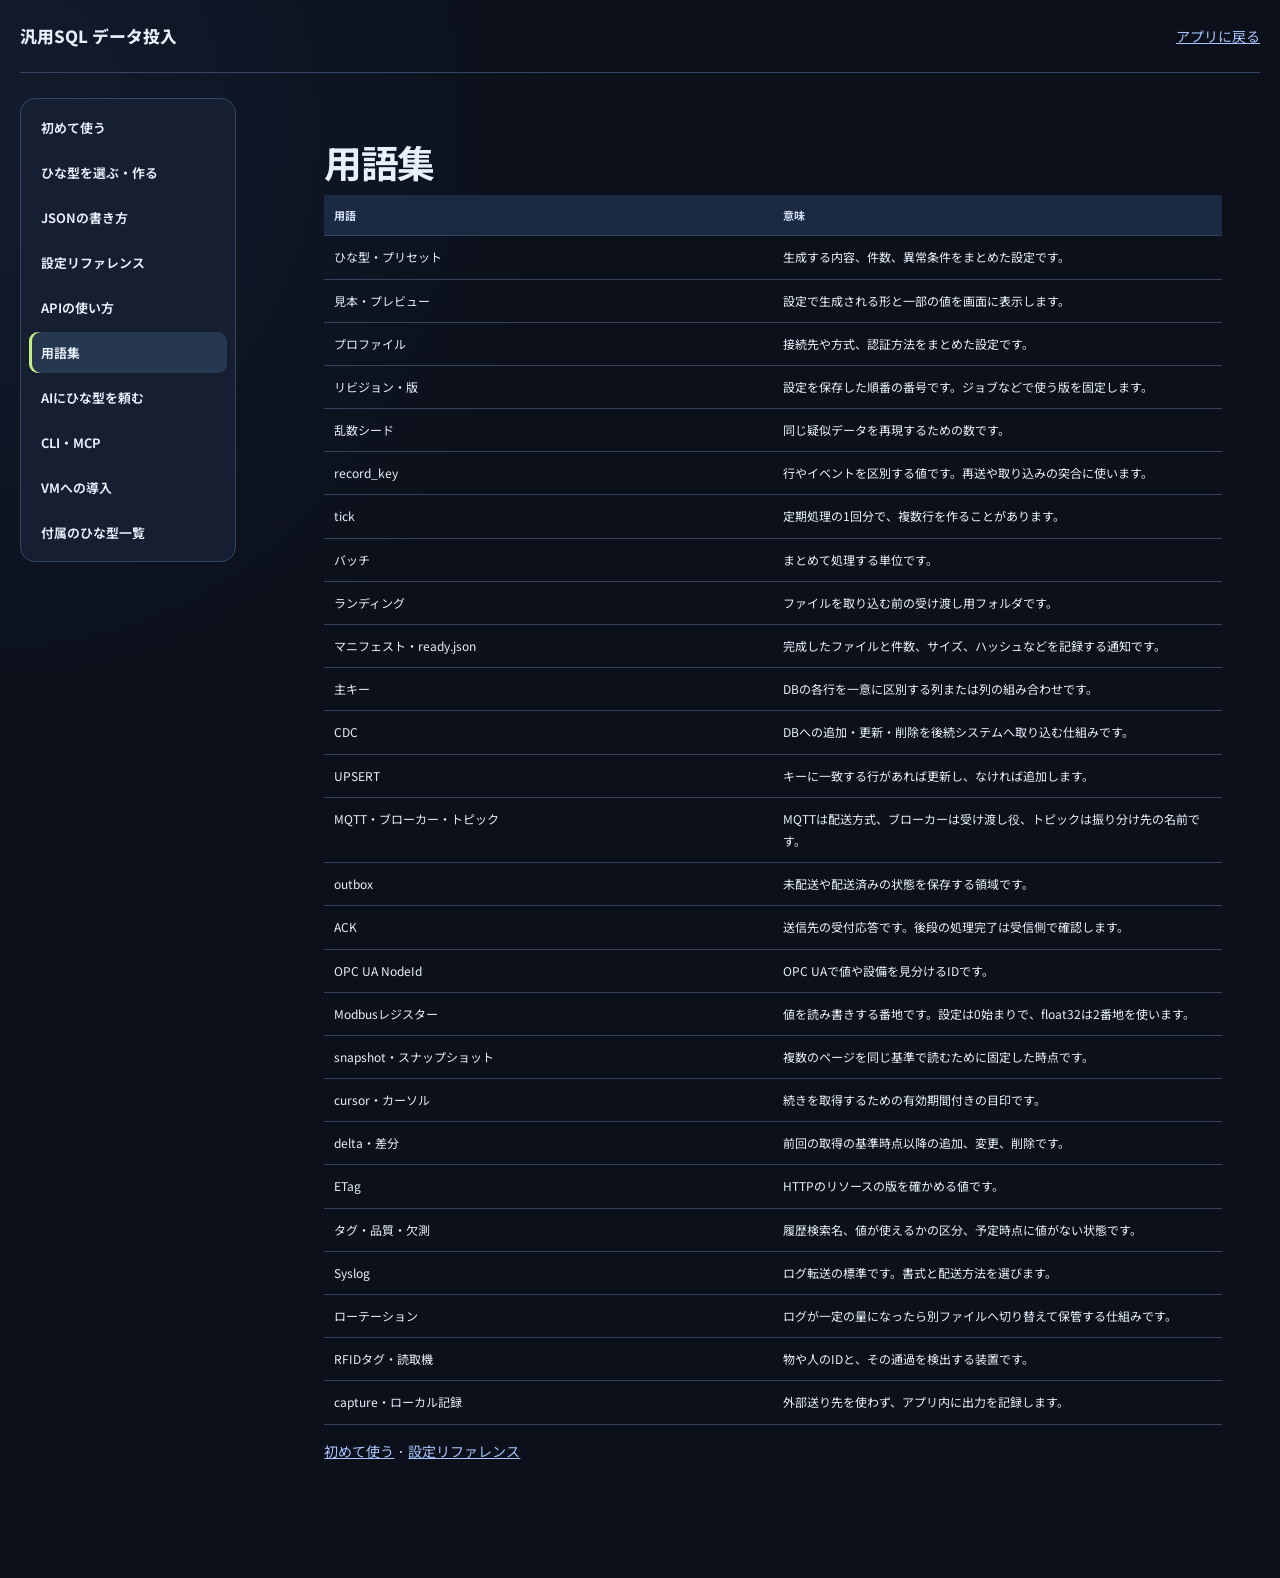
<file: docs/help-site/glossary.html>
<!doctype html>
<html lang="ja">
<head>
  <meta charset="utf-8">
  <meta name="viewport" content="width=device-width, initial-scale=1">
  <title>用語集 | 汎用SQL データ投入</title>
  <link rel="stylesheet" href="/static/style.css">
  <link rel="stylesheet" href="/static/help.css">
  <script src="/static/help.js" defer></script>
</head>
<body class="help-page">
  <a class="help-skip" href="#help-content">本文へ移動</a>
  <div class="help-top">
    <a class="help-home" href="/">汎用SQL データ投入</a>
    <a href="/">アプリに戻る</a>
  </div>
  <div class="help-layout">
    <nav class="help-nav" aria-label="ヘルプ"><a href="/help/index.html">初めて使う</a><a href="/help/presets.html">ひな型を選ぶ・作る</a><a href="/help/templates.html">JSONの書き方</a><a href="/help/settings.html">設定リファレンス</a><a href="/help/api.html">APIの使い方</a><a href="/help/glossary.html" aria-current="page">用語集</a><a href="/help/ai.html">AIにひな型を頼む</a><a href="/help/mcp.html">CLI・MCP</a><a href="/help/install.html">VMへの導入</a><a href="/help/catalog.html">付属のひな型一覧</a></nav>
    <main class="help-content" id="help-content">
      <article><h1>用語集</h1>
<table>
<thead>
<tr>
<th>用語</th>
<th>意味</th>
</tr>
</thead>
<tbody>
<tr>
<td>ひな型・プリセット</td>
<td>生成する内容、件数、異常条件をまとめた設定です。</td>
</tr>
<tr>
<td>見本・プレビュー</td>
<td>設定で生成される形と一部の値を画面に表示します。</td>
</tr>
<tr>
<td>プロファイル</td>
<td>接続先や方式、認証方法をまとめた設定です。</td>
</tr>
<tr>
<td>リビジョン・版</td>
<td>設定を保存した順番の番号です。ジョブなどで使う版を固定します。</td>
</tr>
<tr>
<td>乱数シード</td>
<td>同じ疑似データを再現するための数です。</td>
</tr>
<tr>
<td>record_key</td>
<td>行やイベントを区別する値です。再送や取り込みの突合に使います。</td>
</tr>
<tr>
<td>tick</td>
<td>定期処理の1回分で、複数行を作ることがあります。</td>
</tr>
<tr>
<td>バッチ</td>
<td>まとめて処理する単位です。</td>
</tr>
<tr>
<td>ランディング</td>
<td>ファイルを取り込む前の受け渡し用フォルダです。</td>
</tr>
<tr>
<td>マニフェスト・ready.json</td>
<td>完成したファイルと件数、サイズ、ハッシュなどを記録する通知です。</td>
</tr>
<tr>
<td>主キー</td>
<td>DBの各行を一意に区別する列または列の組み合わせです。</td>
</tr>
<tr>
<td>CDC</td>
<td>DBへの追加・更新・削除を後続システムへ取り込む仕組みです。</td>
</tr>
<tr>
<td>UPSERT</td>
<td>キーに一致する行があれば更新し、なければ追加します。</td>
</tr>
<tr>
<td>MQTT・ブローカー・トピック</td>
<td>MQTTは配送方式、ブローカーは受け渡し役、トピックは振り分け先の名前です。</td>
</tr>
<tr>
<td>outbox</td>
<td>未配送や配送済みの状態を保存する領域です。</td>
</tr>
<tr>
<td>ACK</td>
<td>送信先の受付応答です。後段の処理完了は受信側で確認します。</td>
</tr>
<tr>
<td>OPC UA NodeId</td>
<td>OPC UAで値や設備を見分けるIDです。</td>
</tr>
<tr>
<td>Modbusレジスター</td>
<td>値を読み書きする番地です。設定は0始まりで、float32は2番地を使います。</td>
</tr>
<tr>
<td>snapshot・スナップショット</td>
<td>複数のページを同じ基準で読むために固定した時点です。</td>
</tr>
<tr>
<td>cursor・カーソル</td>
<td>続きを取得するための有効期間付きの目印です。</td>
</tr>
<tr>
<td>delta・差分</td>
<td>前回の取得の基準時点以降の追加、変更、削除です。</td>
</tr>
<tr>
<td>ETag</td>
<td>HTTPのリソースの版を確かめる値です。</td>
</tr>
<tr>
<td>タグ・品質・欠測</td>
<td>履歴検索名、値が使えるかの区分、予定時点に値がない状態です。</td>
</tr>
<tr>
<td>Syslog</td>
<td>ログ転送の標準です。書式と配送方法を選びます。</td>
</tr>
<tr>
<td>ローテーション</td>
<td>ログが一定の量になったら別ファイルへ切り替えて保管する仕組みです。</td>
</tr>
<tr>
<td>RFIDタグ・読取機</td>
<td>物や人のIDと、その通過を検出する装置です。</td>
</tr>
<tr>
<td>capture・ローカル記録</td>
<td>外部送り先を使わず、アプリ内に出力を記録します。</td>
</tr>
</tbody>
</table>
<p><a href="/help/index.html">初めて使う</a> · <a href="/help/settings.html">設定リファレンス</a></p>
</article>
    </main>
  </div>
</body>
</html>
</file>
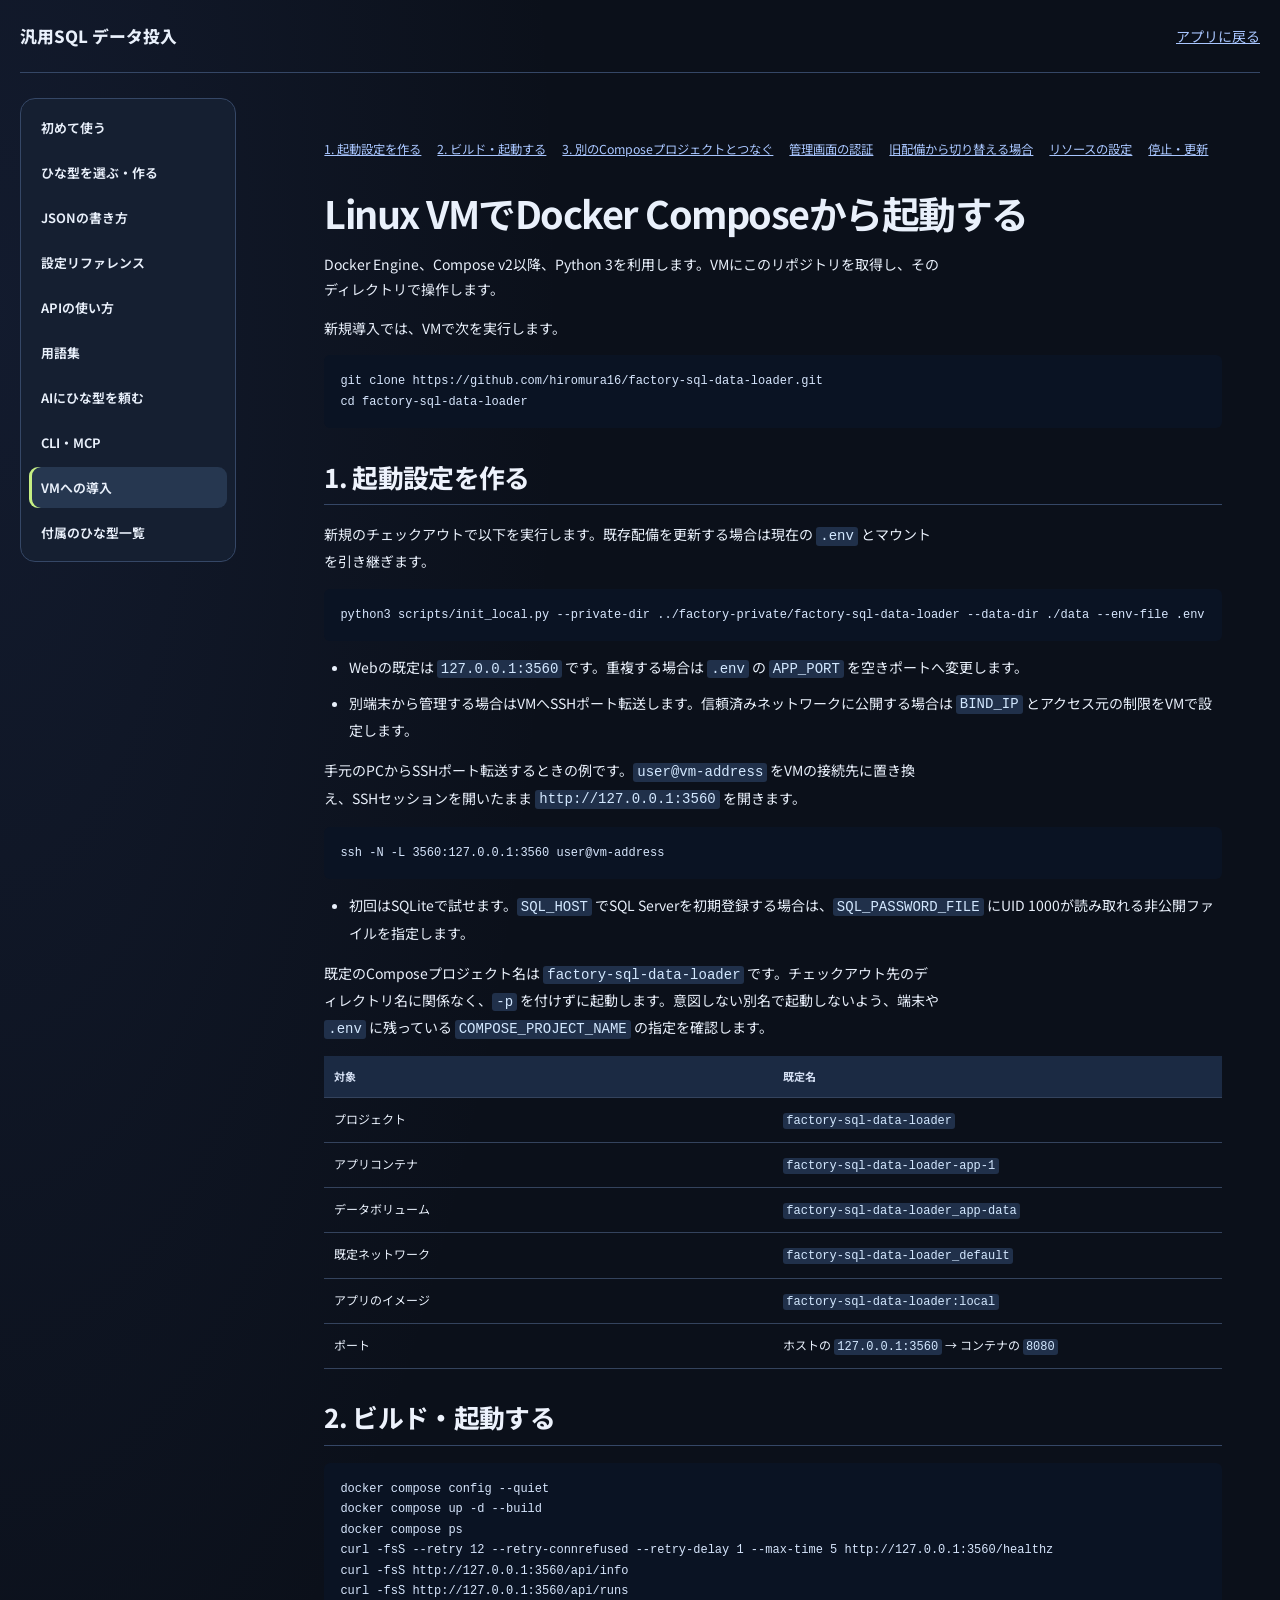
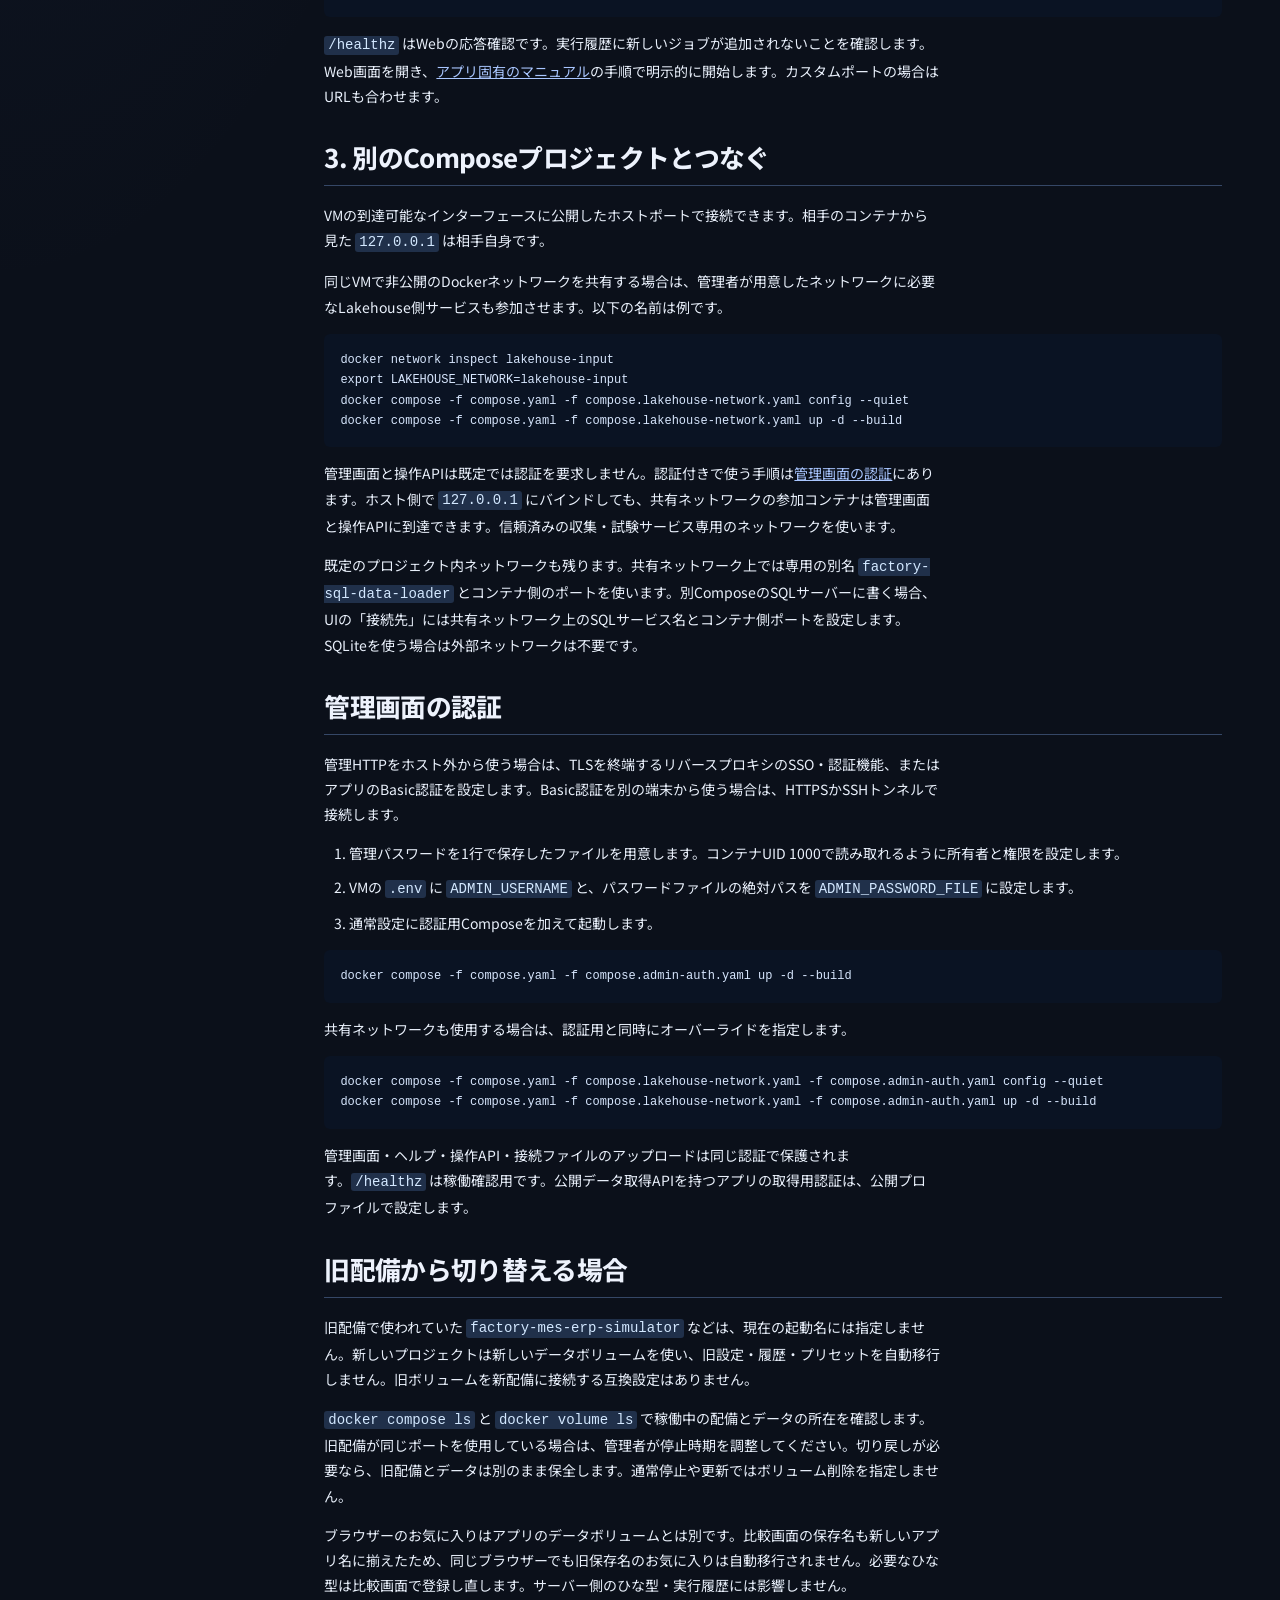
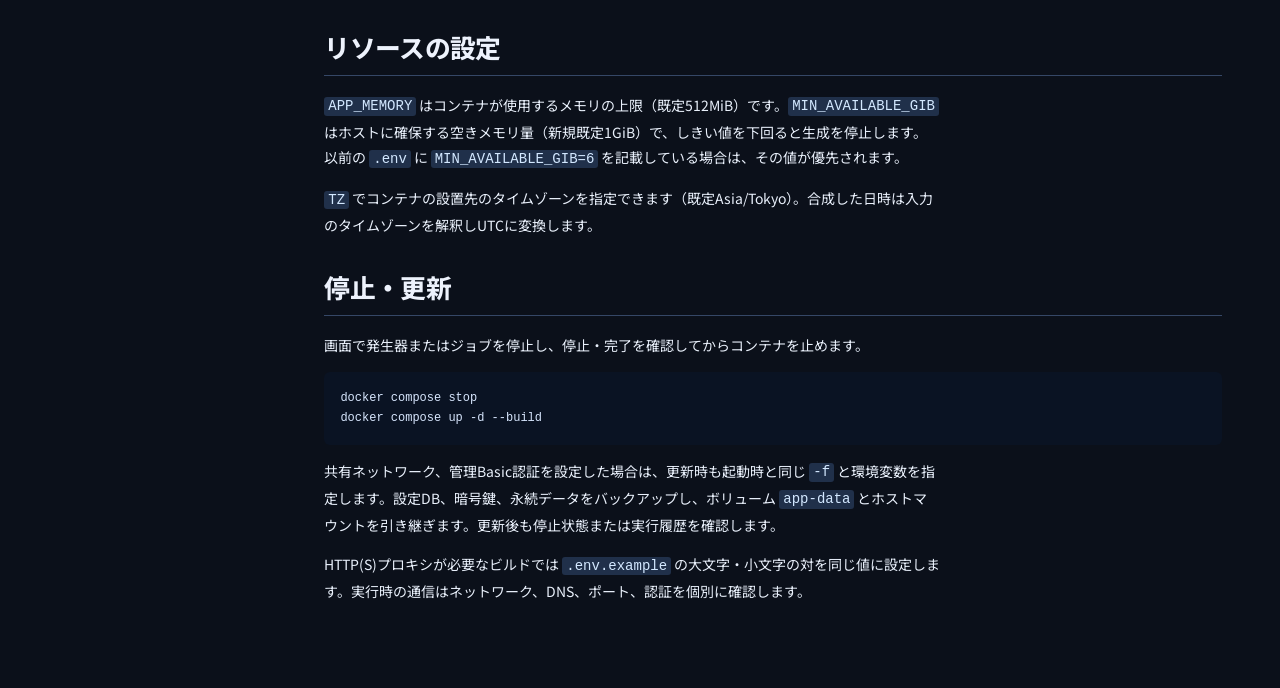
<file: docs/help-site/install.html>
<!doctype html>
<html lang="ja">
<head>
  <meta charset="utf-8">
  <meta name="viewport" content="width=device-width, initial-scale=1">
  <title>VMへの導入 | 汎用SQL データ投入</title>
  <link rel="stylesheet" href="/static/style.css">
  <link rel="stylesheet" href="/static/help.css">
  <script src="/static/help.js" defer></script>
</head>
<body class="help-page">
  <a class="help-skip" href="#help-content">本文へ移動</a>
  <div class="help-top">
    <a class="help-home" href="/">汎用SQL データ投入</a>
    <a href="/">アプリに戻る</a>
  </div>
  <div class="help-layout">
    <nav class="help-nav" aria-label="ヘルプ"><a href="/help/index.html">初めて使う</a><a href="/help/presets.html">ひな型を選ぶ・作る</a><a href="/help/templates.html">JSONの書き方</a><a href="/help/settings.html">設定リファレンス</a><a href="/help/api.html">APIの使い方</a><a href="/help/glossary.html">用語集</a><a href="/help/ai.html">AIにひな型を頼む</a><a href="/help/mcp.html">CLI・MCP</a><a href="/help/install.html" aria-current="page">VMへの導入</a><a href="/help/catalog.html">付属のひな型一覧</a></nav>
    <main class="help-content" id="help-content">
      <nav class="help-outline" aria-label="このページ"><a href="#1-起動設定を作る">1. 起動設定を作る</a><a href="#2-ビルド-起動する">2. ビルド・起動する</a><a href="#3-別のcomposeプロジェクトとつなぐ">3. 別のComposeプロジェクトとつなぐ</a><a href="#管理画面の認証">管理画面の認証</a><a href="#旧配備から切り替える場合">旧配備から切り替える場合</a><a href="#リソ-スの設定">リソースの設定</a><a href="#停止-更新">停止・更新</a></nav>
      <article><h1>Linux VMでDocker Composeから起動する</h1>
<p>Docker Engine、Compose v2以降、Python 3を利用します。VMにこのリポジトリを取得し、そのディレクトリで操作します。</p>
<p>新規導入では、VMで次を実行します。</p>
<pre><code class="language-sh">git clone https://github.com/hiromura16/factory-sql-data-loader.git
cd factory-sql-data-loader
</code></pre>
<h2 id="1-起動設定を作る">1. 起動設定を作る</h2>
<p>新規のチェックアウトで以下を実行します。既存配備を更新する場合は現在の <code>.env</code> とマウントを引き継ぎます。</p>
<pre><code class="language-sh">python3 scripts/init_local.py --private-dir ../factory-private/factory-sql-data-loader --data-dir ./data --env-file .env
</code></pre>
<ul>
<li>Webの既定は <code>127.0.0.1:3560</code> です。重複する場合は <code>.env</code> の <code>APP_PORT</code> を空きポートへ変更します。</li>
<li>別端末から管理する場合はVMへSSHポート転送します。信頼済みネットワークに公開する場合は <code>BIND_IP</code> とアクセス元の制限をVMで設定します。</li>
</ul>
<p>手元のPCからSSHポート転送するときの例です。<code>user@vm-address</code> をVMの接続先に置き換え、SSHセッションを開いたまま <code>http://127.0.0.1:3560</code> を開きます。</p>
<pre><code class="language-sh">ssh -N -L 3560:127.0.0.1:3560 user@vm-address
</code></pre>
<ul>
<li>初回はSQLiteで試せます。<code>SQL_HOST</code> でSQL Serverを初期登録する場合は、<code>SQL_PASSWORD_FILE</code> にUID 1000が読み取れる非公開ファイルを指定します。</li>
</ul>
<p>既定のComposeプロジェクト名は <code>factory-sql-data-loader</code> です。チェックアウト先のディレクトリ名に関係なく、<code>-p</code> を付けずに起動します。意図しない別名で起動しないよう、端末や <code>.env</code> に残っている <code>COMPOSE_PROJECT_NAME</code> の指定を確認します。</p>
<table>
<thead>
<tr>
<th>対象</th>
<th>既定名</th>
</tr>
</thead>
<tbody>
<tr>
<td>プロジェクト</td>
<td><code>factory-sql-data-loader</code></td>
</tr>
<tr>
<td>アプリコンテナ</td>
<td><code>factory-sql-data-loader-app-1</code></td>
</tr>
<tr>
<td>データボリューム</td>
<td><code>factory-sql-data-loader_app-data</code></td>
</tr>
<tr>
<td>既定ネットワーク</td>
<td><code>factory-sql-data-loader_default</code></td>
</tr>
<tr>
<td>アプリのイメージ</td>
<td><code>factory-sql-data-loader:local</code></td>
</tr>
<tr>
<td>ポート</td>
<td>ホストの <code>127.0.0.1:3560</code> → コンテナの <code>8080</code></td>
</tr>
</tbody>
</table>
<h2 id="2-ビルド-起動する">2. ビルド・起動する</h2>
<pre><code class="language-sh">docker compose config --quiet
docker compose up -d --build
docker compose ps
curl -fsS --retry 12 --retry-connrefused --retry-delay 1 --max-time 5 http://127.0.0.1:3560/healthz
curl -fsS http://127.0.0.1:3560/api/info
curl -fsS http://127.0.0.1:3560/api/runs
</code></pre>
<p><code>/healthz</code> はWebの応答確認です。実行履歴に新しいジョブが追加されないことを確認します。 Web画面を開き、<a href="/help/index.html">アプリ固有のマニュアル</a>の手順で明示的に開始します。カスタムポートの場合はURLも合わせます。</p>
<h2 id="3-別のcomposeプロジェクトとつなぐ">3. 別のComposeプロジェクトとつなぐ</h2>
<p>VMの到達可能なインターフェースに公開したホストポートで接続できます。相手のコンテナから見た <code>127.0.0.1</code> は相手自身です。</p>
<p>同じVMで非公開のDockerネットワークを共有する場合は、管理者が用意したネットワークに必要なLakehouse側サービスも参加させます。以下の名前は例です。</p>
<pre><code class="language-sh">docker network inspect lakehouse-input
export LAKEHOUSE_NETWORK=lakehouse-input
docker compose -f compose.yaml -f compose.lakehouse-network.yaml config --quiet
docker compose -f compose.yaml -f compose.lakehouse-network.yaml up -d --build
</code></pre>
<p>管理画面と操作APIは既定では認証を要求しません。認証付きで使う手順は<a href="#%E7%AE%A1%E7%90%86%E7%94%BB%E9%9D%A2%E3%81%AE%E8%AA%8D%E8%A8%BC">管理画面の認証</a>にあります。ホスト側で <code>127.0.0.1</code> にバインドしても、共有ネットワークの参加コンテナは管理画面と操作APIに到達できます。信頼済みの収集・試験サービス専用のネットワークを使います。</p>
<p>既定のプロジェクト内ネットワークも残ります。共有ネットワーク上では専用の別名 <code>factory-sql-data-loader</code> とコンテナ側のポートを使います。別ComposeのSQLサーバーに書く場合、UIの「接続先」には共有ネットワーク上のSQLサービス名とコンテナ側ポートを設定します。SQLiteを使う場合は外部ネットワークは不要です。</p>
<h2 id="管理画面の認証">管理画面の認証</h2>
<p>管理HTTPをホスト外から使う場合は、TLSを終端するリバースプロキシのSSO・認証機能、またはアプリのBasic認証を設定します。Basic認証を別の端末から使う場合は、HTTPSかSSHトンネルで接続します。</p>
<ol>
<li>管理パスワードを1行で保存したファイルを用意します。コンテナUID 1000で読み取れるように所有者と権限を設定します。</li>
<li>VMの <code>.env</code> に <code>ADMIN_USERNAME</code> と、パスワードファイルの絶対パスを <code>ADMIN_PASSWORD_FILE</code> に設定します。</li>
<li>通常設定に認証用Composeを加えて起動します。</li>
</ol>
<pre><code class="language-sh">docker compose -f compose.yaml -f compose.admin-auth.yaml up -d --build
</code></pre>
<p>共有ネットワークも使用する場合は、認証用と同時にオーバーライドを指定します。</p>
<pre><code class="language-sh">docker compose -f compose.yaml -f compose.lakehouse-network.yaml -f compose.admin-auth.yaml config --quiet
docker compose -f compose.yaml -f compose.lakehouse-network.yaml -f compose.admin-auth.yaml up -d --build
</code></pre>
<p>管理画面・ヘルプ・操作API・接続ファイルのアップロードは同じ認証で保護されます。<code>/healthz</code> は稼働確認用です。公開データ取得APIを持つアプリの取得用認証は、公開プロファイルで設定します。</p>
<h2 id="旧配備から切り替える場合">旧配備から切り替える場合</h2>
<p>旧配備で使われていた <code>factory-mes-erp-simulator</code> などは、現在の起動名には指定しません。新しいプロジェクトは新しいデータボリュームを使い、旧設定・履歴・プリセットを自動移行しません。旧ボリュームを新配備に接続する互換設定はありません。</p>
<p><code>docker compose ls</code> と <code>docker volume ls</code> で稼働中の配備とデータの所在を確認します。旧配備が同じポートを使用している場合は、管理者が停止時期を調整してください。切り戻しが必要なら、旧配備とデータは別のまま保全します。通常停止や更新ではボリューム削除を指定しません。</p>
<p>ブラウザーのお気に入りはアプリのデータボリュームとは別です。比較画面の保存名も新しいアプリ名に揃えたため、同じブラウザーでも旧保存名のお気に入りは自動移行されません。必要なひな型は比較画面で登録し直します。サーバー側のひな型・実行履歴には影響しません。</p>
<h2 id="リソ-スの設定">リソースの設定</h2>
<p><code>APP_MEMORY</code> はコンテナが使用するメモリの上限（既定512MiB）です。<code>MIN_AVAILABLE_GIB</code> はホストに確保する空きメモリ量（新規既定1GiB）で、しきい値を下回ると生成を停止します。以前の <code>.env</code> に <code>MIN_AVAILABLE_GIB=6</code> を記載している場合は、その値が優先されます。</p>
<p><code>TZ</code> でコンテナの設置先のタイムゾーンを指定できます（既定Asia/Tokyo）。合成した日時は入力のタイムゾーンを解釈しUTCに変換します。</p>
<h2 id="停止-更新">停止・更新</h2>
<p>画面で発生器またはジョブを停止し、停止・完了を確認してからコンテナを止めます。</p>
<pre><code class="language-sh">docker compose stop
docker compose up -d --build
</code></pre>
<p>共有ネットワーク、管理Basic認証を設定した場合は、更新時も起動時と同じ <code>-f</code> と環境変数を指定します。設定DB、暗号鍵、永続データをバックアップし、ボリューム <code>app-data</code> とホストマウントを引き継ぎます。更新後も停止状態または実行履歴を確認します。</p>
<p>HTTP(S)プロキシが必要なビルドでは <code>.env.example</code> の大文字・小文字の対を同じ値に設定します。実行時の通信はネットワーク、DNS、ポート、認証を個別に確認します。</p>
</article>
    </main>
  </div>
</body>
</html>
</file>
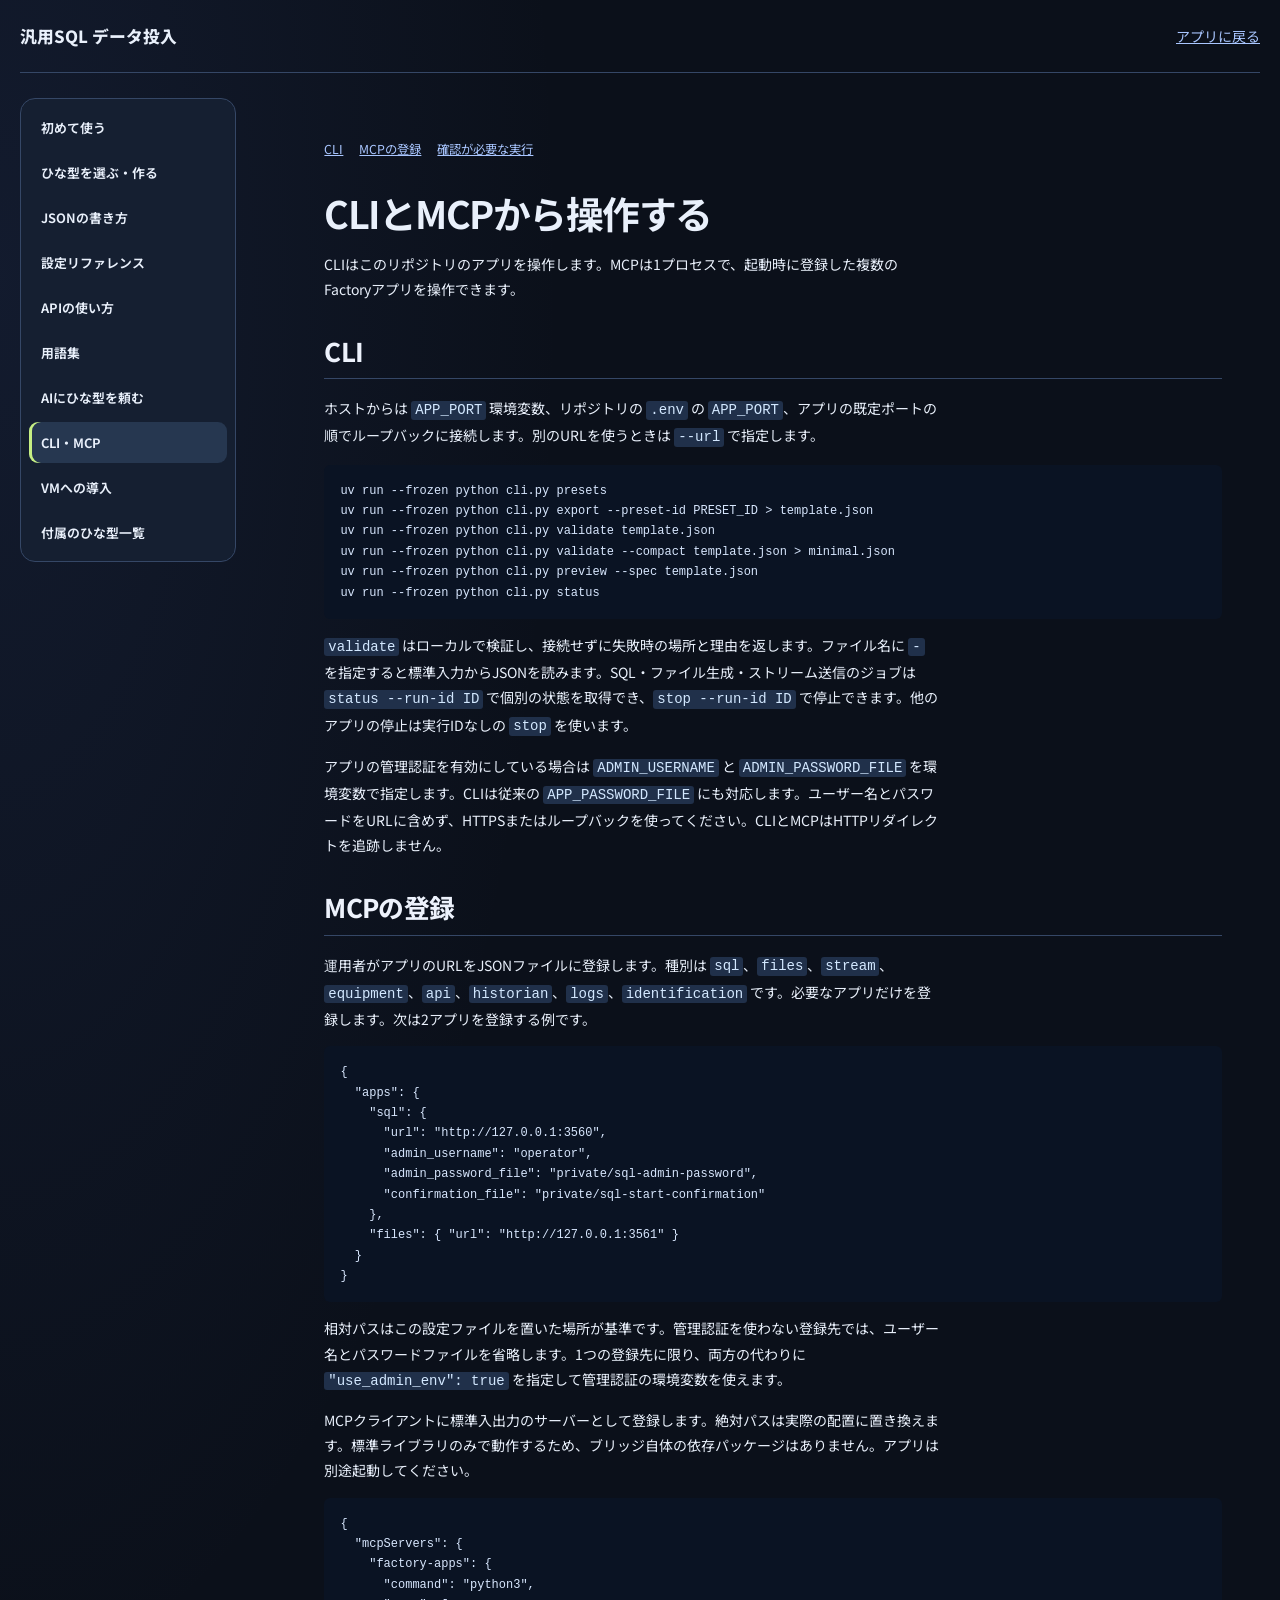
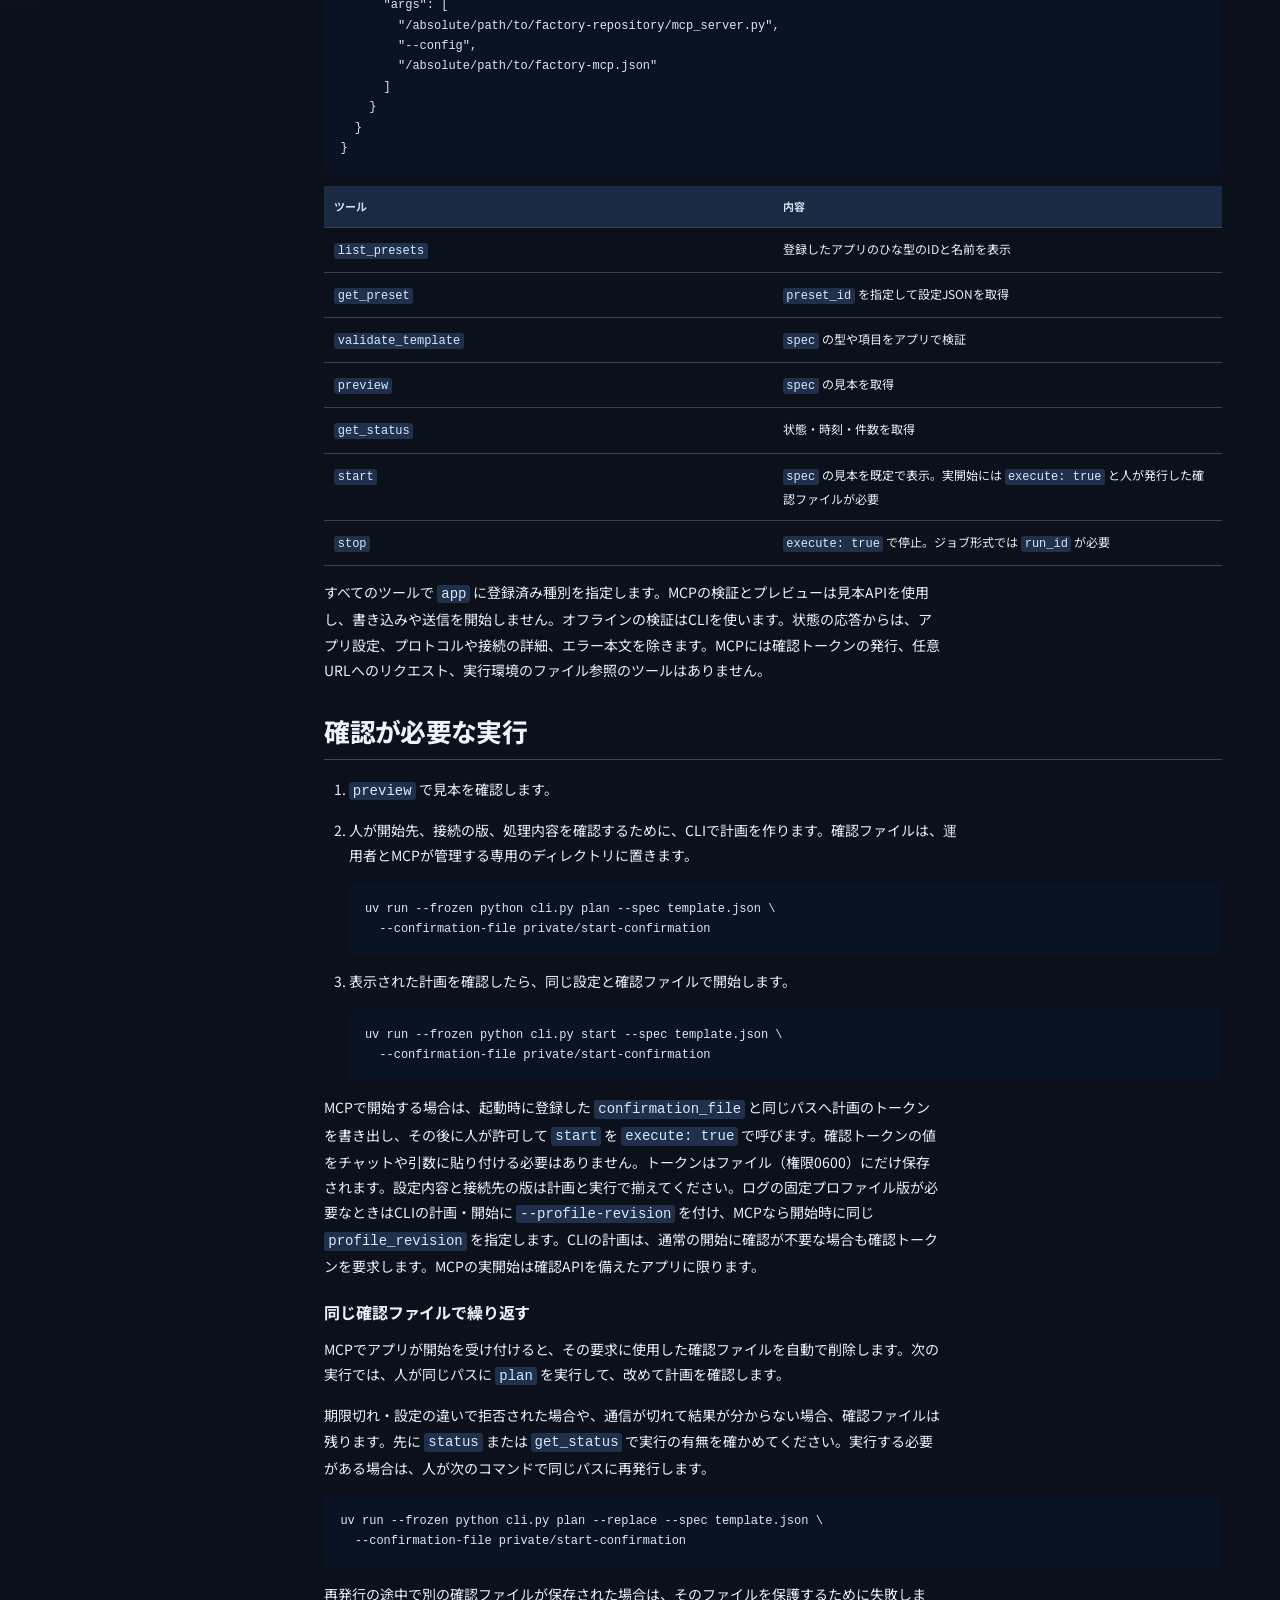
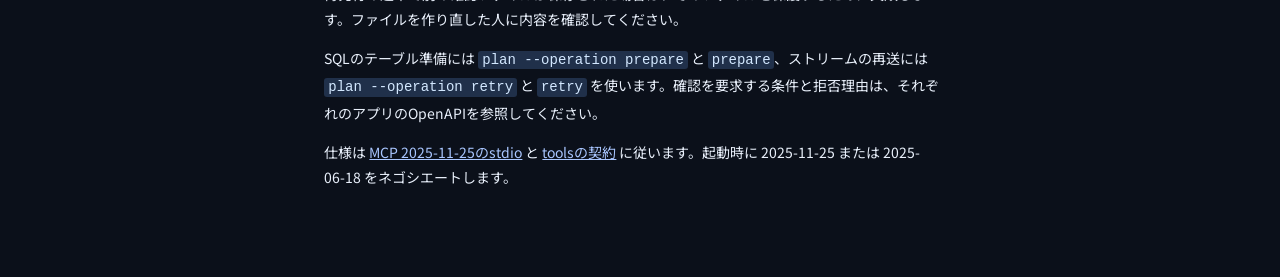
<file: docs/help-site/mcp.html>
<!doctype html>
<html lang="ja">
<head>
  <meta charset="utf-8">
  <meta name="viewport" content="width=device-width, initial-scale=1">
  <title>CLI・MCP | 汎用SQL データ投入</title>
  <link rel="stylesheet" href="/static/style.css">
  <link rel="stylesheet" href="/static/help.css">
  <script src="/static/help.js" defer></script>
</head>
<body class="help-page">
  <a class="help-skip" href="#help-content">本文へ移動</a>
  <div class="help-top">
    <a class="help-home" href="/">汎用SQL データ投入</a>
    <a href="/">アプリに戻る</a>
  </div>
  <div class="help-layout">
    <nav class="help-nav" aria-label="ヘルプ"><a href="/help/index.html">初めて使う</a><a href="/help/presets.html">ひな型を選ぶ・作る</a><a href="/help/templates.html">JSONの書き方</a><a href="/help/settings.html">設定リファレンス</a><a href="/help/api.html">APIの使い方</a><a href="/help/glossary.html">用語集</a><a href="/help/ai.html">AIにひな型を頼む</a><a href="/help/mcp.html" aria-current="page">CLI・MCP</a><a href="/help/install.html">VMへの導入</a><a href="/help/catalog.html">付属のひな型一覧</a></nav>
    <main class="help-content" id="help-content">
      <nav class="help-outline" aria-label="このページ"><a href="#cli">CLI</a><a href="#mcpの登録">MCPの登録</a><a href="#確認が必要な実行">確認が必要な実行</a></nav>
      <article><h1>CLIとMCPから操作する</h1>
<p>CLIはこのリポジトリのアプリを操作します。MCPは1プロセスで、起動時に登録した複数のFactoryアプリを操作できます。</p>
<h2 id="cli">CLI</h2>
<p>ホストからは <code>APP_PORT</code> 環境変数、リポジトリの <code>.env</code> の <code>APP_PORT</code>、アプリの既定ポートの順でループバックに接続します。別のURLを使うときは <code>--url</code> で指定します。</p>
<pre><code class="language-bash">uv run --frozen python cli.py presets
uv run --frozen python cli.py export --preset-id PRESET_ID &gt; template.json
uv run --frozen python cli.py validate template.json
uv run --frozen python cli.py validate --compact template.json &gt; minimal.json
uv run --frozen python cli.py preview --spec template.json
uv run --frozen python cli.py status
</code></pre>
<p><code>validate</code> はローカルで検証し、接続せずに失敗時の場所と理由を返します。ファイル名に <code>-</code> を指定すると標準入力からJSONを読みます。SQL・ファイル生成・ストリーム送信のジョブは <code>status --run-id ID</code> で個別の状態を取得でき、<code>stop --run-id ID</code> で停止できます。他のアプリの停止は実行IDなしの <code>stop</code> を使います。</p>
<p>アプリの管理認証を有効にしている場合は <code>ADMIN_USERNAME</code> と <code>ADMIN_PASSWORD_FILE</code> を環境変数で指定します。CLIは従来の <code>APP_PASSWORD_FILE</code> にも対応します。ユーザー名とパスワードをURLに含めず、HTTPSまたはループバックを使ってください。CLIとMCPはHTTPリダイレクトを追跡しません。</p>
<h2 id="mcpの登録">MCPの登録</h2>
<p>運用者がアプリのURLをJSONファイルに登録します。種別は <code>sql</code>、<code>files</code>、<code>stream</code>、<code>equipment</code>、<code>api</code>、<code>historian</code>、<code>logs</code>、<code>identification</code> です。必要なアプリだけを登録します。次は2アプリを登録する例です。</p>
<pre><code class="language-json">{
  &quot;apps&quot;: {
    &quot;sql&quot;: {
      &quot;url&quot;: &quot;http://127.0.0.1:3560&quot;,
      &quot;admin_username&quot;: &quot;operator&quot;,
      &quot;admin_password_file&quot;: &quot;private/sql-admin-password&quot;,
      &quot;confirmation_file&quot;: &quot;private/sql-start-confirmation&quot;
    },
    &quot;files&quot;: { &quot;url&quot;: &quot;http://127.0.0.1:3561&quot; }
  }
}
</code></pre>
<p>相対パスはこの設定ファイルを置いた場所が基準です。管理認証を使わない登録先では、ユーザー名とパスワードファイルを省略します。1つの登録先に限り、両方の代わりに <code>&quot;use_admin_env&quot;: true</code> を指定して管理認証の環境変数を使えます。</p>
<p>MCPクライアントに標準入出力のサーバーとして登録します。絶対パスは実際の配置に置き換えます。標準ライブラリのみで動作するため、ブリッジ自体の依存パッケージはありません。アプリは別途起動してください。</p>
<pre><code class="language-json">{
  &quot;mcpServers&quot;: {
    &quot;factory-apps&quot;: {
      &quot;command&quot;: &quot;python3&quot;,
      &quot;args&quot;: [
        &quot;/absolute/path/to/factory-repository/mcp_server.py&quot;,
        &quot;--config&quot;,
        &quot;/absolute/path/to/factory-mcp.json&quot;
      ]
    }
  }
}
</code></pre>
<table>
<thead>
<tr>
<th>ツール</th>
<th>内容</th>
</tr>
</thead>
<tbody>
<tr>
<td><code>list_presets</code></td>
<td>登録したアプリのひな型のIDと名前を表示</td>
</tr>
<tr>
<td><code>get_preset</code></td>
<td><code>preset_id</code> を指定して設定JSONを取得</td>
</tr>
<tr>
<td><code>validate_template</code></td>
<td><code>spec</code> の型や項目をアプリで検証</td>
</tr>
<tr>
<td><code>preview</code></td>
<td><code>spec</code> の見本を取得</td>
</tr>
<tr>
<td><code>get_status</code></td>
<td>状態・時刻・件数を取得</td>
</tr>
<tr>
<td><code>start</code></td>
<td><code>spec</code> の見本を既定で表示。実開始には <code>execute: true</code> と人が発行した確認ファイルが必要</td>
</tr>
<tr>
<td><code>stop</code></td>
<td><code>execute: true</code> で停止。ジョブ形式では <code>run_id</code> が必要</td>
</tr>
</tbody>
</table>
<p>すべてのツールで <code>app</code> に登録済み種別を指定します。MCPの検証とプレビューは見本APIを使用し、書き込みや送信を開始しません。オフラインの検証はCLIを使います。状態の応答からは、アプリ設定、プロトコルや接続の詳細、エラー本文を除きます。MCPには確認トークンの発行、任意URLへのリクエスト、実行環境のファイル参照のツールはありません。</p>
<h2 id="確認が必要な実行">確認が必要な実行</h2>
<ol>
<li>
<p><code>preview</code> で見本を確認します。</p>
</li>
<li>
<p>人が開始先、接続の版、処理内容を確認するために、CLIで計画を作ります。確認ファイルは、運用者とMCPが管理する専用のディレクトリに置きます。</p>
<pre><code class="language-bash">uv run --frozen python cli.py plan --spec template.json \
  --confirmation-file private/start-confirmation
</code></pre>
</li>
<li>
<p>表示された計画を確認したら、同じ設定と確認ファイルで開始します。</p>
<pre><code class="language-bash">uv run --frozen python cli.py start --spec template.json \
  --confirmation-file private/start-confirmation
</code></pre>
</li>
</ol>
<p>MCPで開始する場合は、起動時に登録した <code>confirmation_file</code> と同じパスへ計画のトークンを書き出し、その後に人が許可して <code>start</code> を <code>execute: true</code> で呼びます。確認トークンの値をチャットや引数に貼り付ける必要はありません。トークンはファイル（権限0600）にだけ保存されます。設定内容と接続先の版は計画と実行で揃えてください。ログの固定プロファイル版が必要なときはCLIの計画・開始に <code>--profile-revision</code> を付け、MCPなら開始時に同じ <code>profile_revision</code> を指定します。CLIの計画は、通常の開始に確認が不要な場合も確認トークンを要求します。MCPの実開始は確認APIを備えたアプリに限ります。</p>
<h3 id="同じ確認ファイルで繰り返す">同じ確認ファイルで繰り返す</h3>
<p>MCPでアプリが開始を受け付けると、その要求に使用した確認ファイルを自動で削除します。次の実行では、人が同じパスに <code>plan</code> を実行して、改めて計画を確認します。</p>
<p>期限切れ・設定の違いで拒否された場合や、通信が切れて結果が分からない場合、確認ファイルは残ります。先に <code>status</code> または <code>get_status</code> で実行の有無を確かめてください。実行する必要がある場合は、人が次のコマンドで同じパスに再発行します。</p>
<pre><code class="language-bash">uv run --frozen python cli.py plan --replace --spec template.json \
  --confirmation-file private/start-confirmation
</code></pre>
<p>再発行の途中で別の確認ファイルが保存された場合は、そのファイルを保護するために失敗します。ファイルを作り直した人に内容を確認してください。</p>
<p>SQLのテーブル準備には <code>plan --operation prepare</code> と <code>prepare</code>、ストリームの再送には <code>plan --operation retry</code> と <code>retry</code> を使います。確認を要求する条件と拒否理由は、それぞれのアプリのOpenAPIを参照してください。</p>
<p>仕様は <a href="https://modelcontextprotocol.io/specification/2025-11-25/basic/transports">MCP 2025-11-25のstdio</a> と <a href="https://modelcontextprotocol.io/specification/2025-11-25/server/tools">toolsの契約</a> に従います。起動時に 2025-11-25 または 2025-06-18 をネゴシエートします。</p>
</article>
    </main>
  </div>
</body>
</html>
</file>
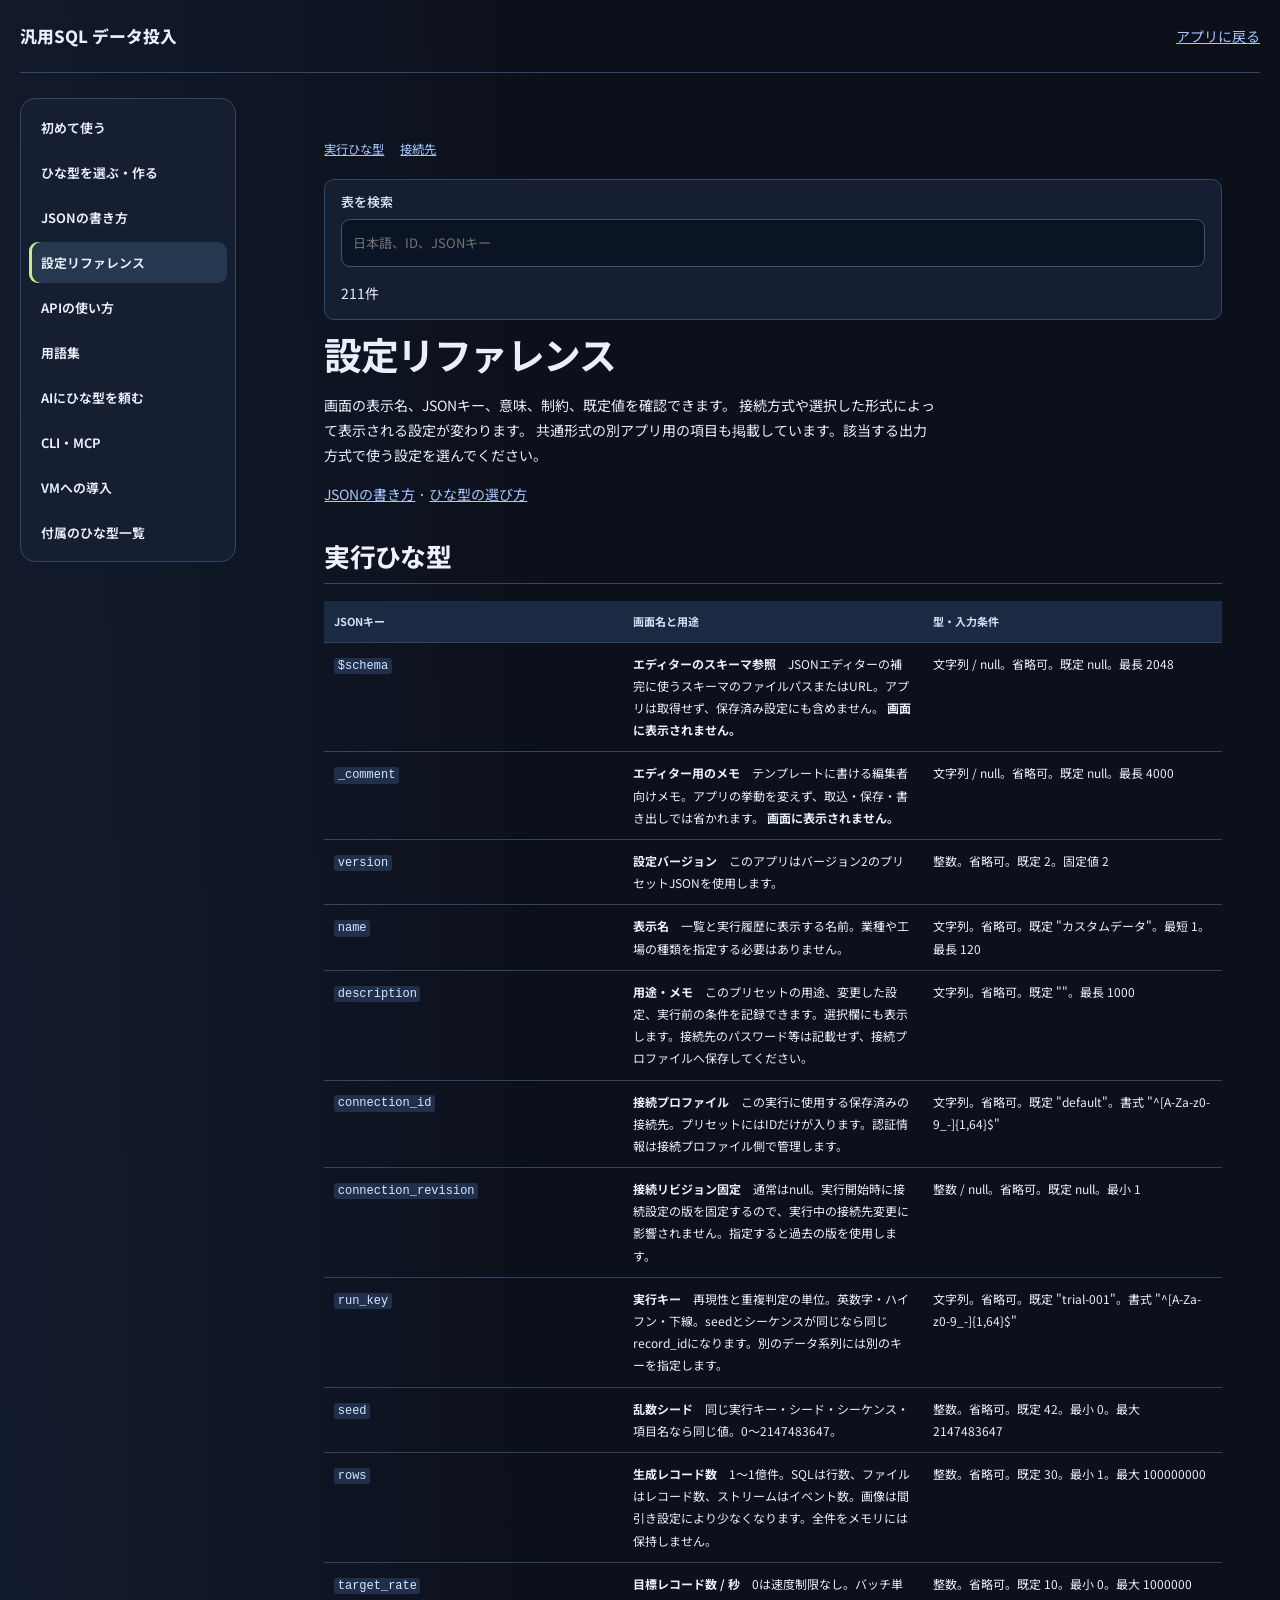
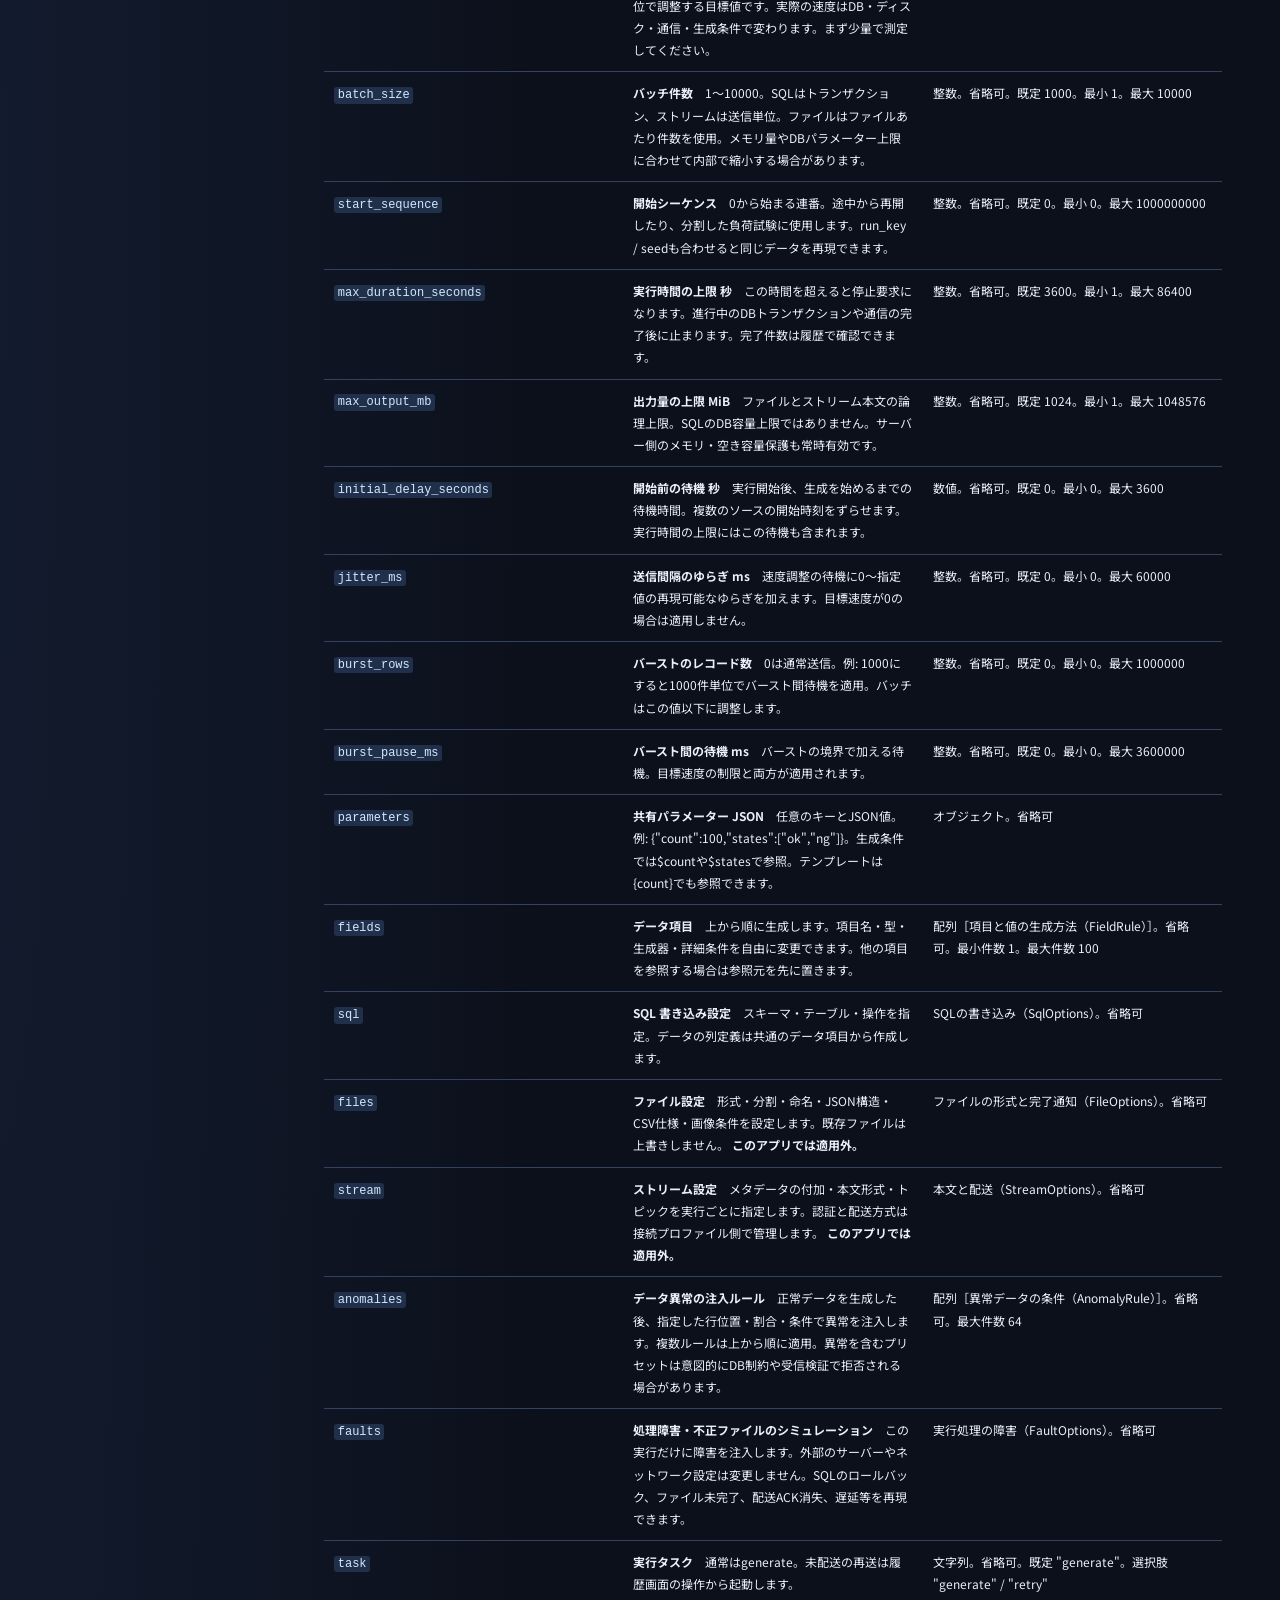
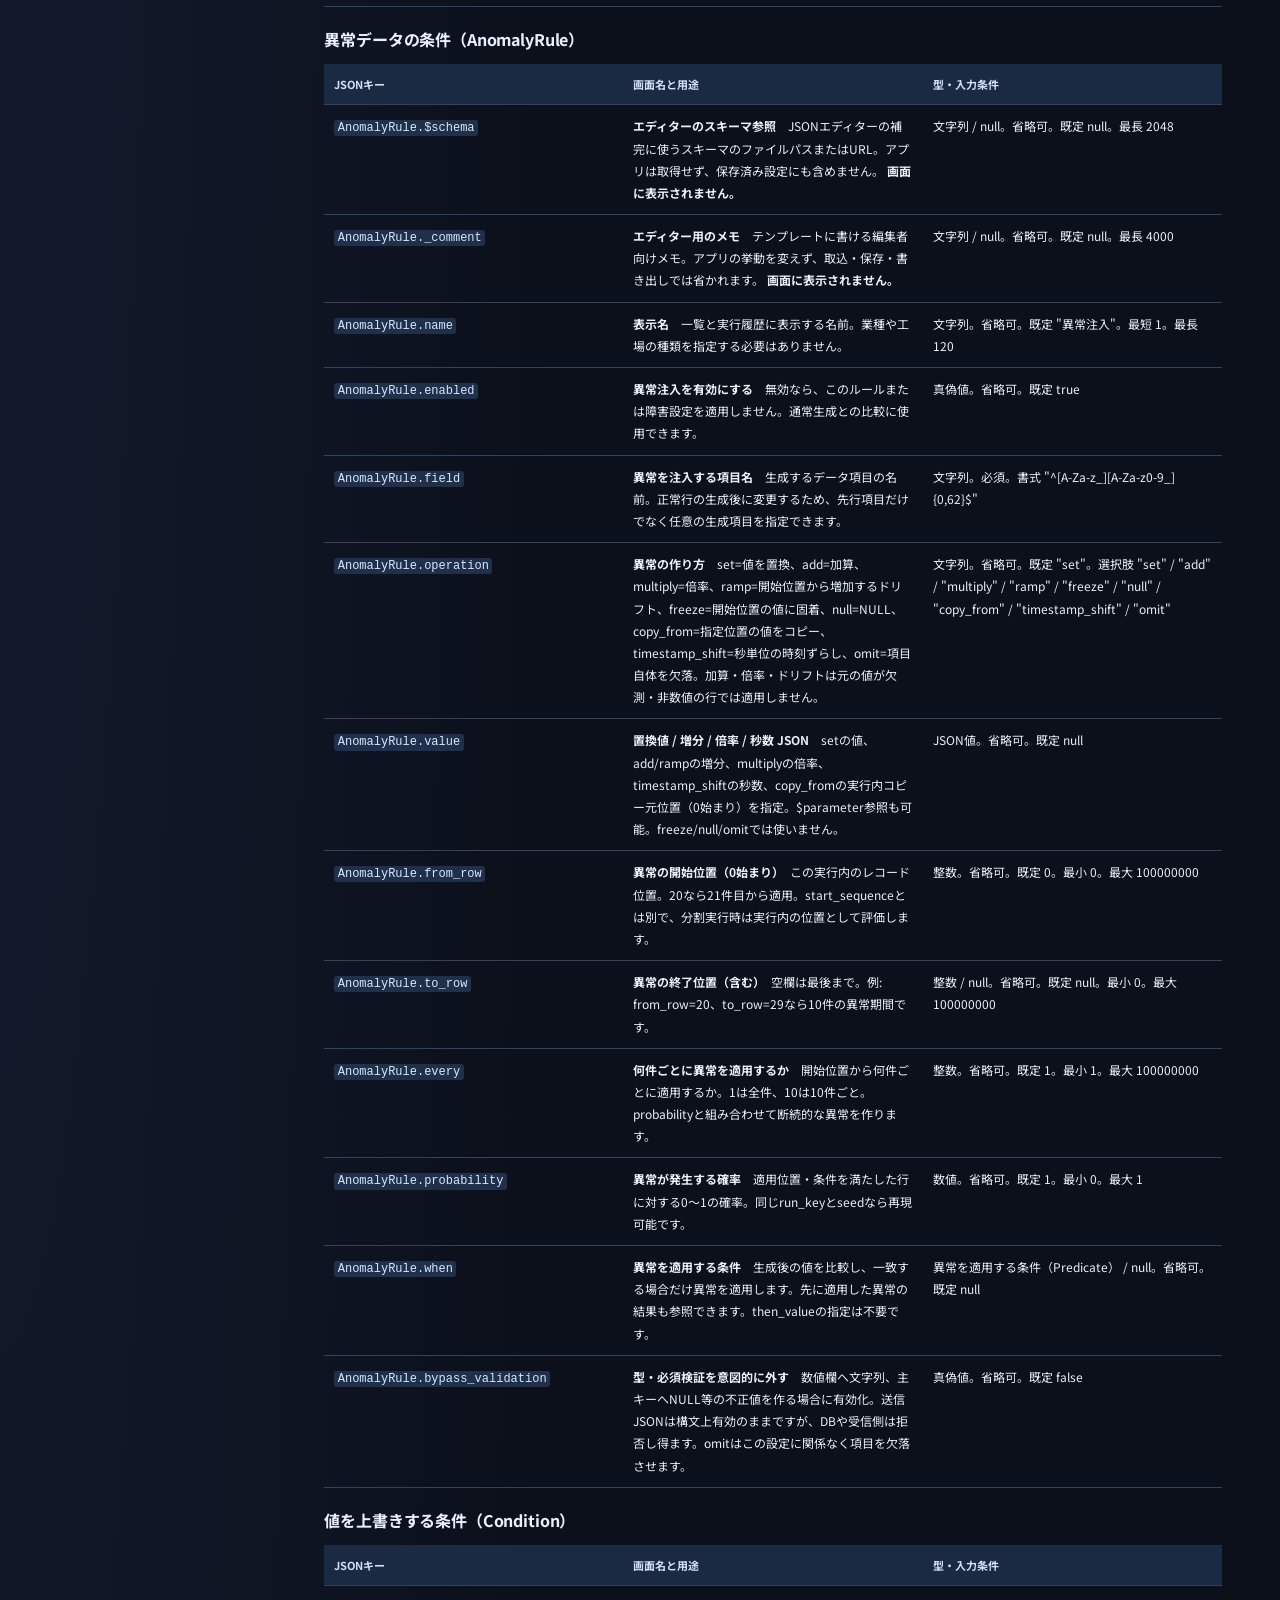
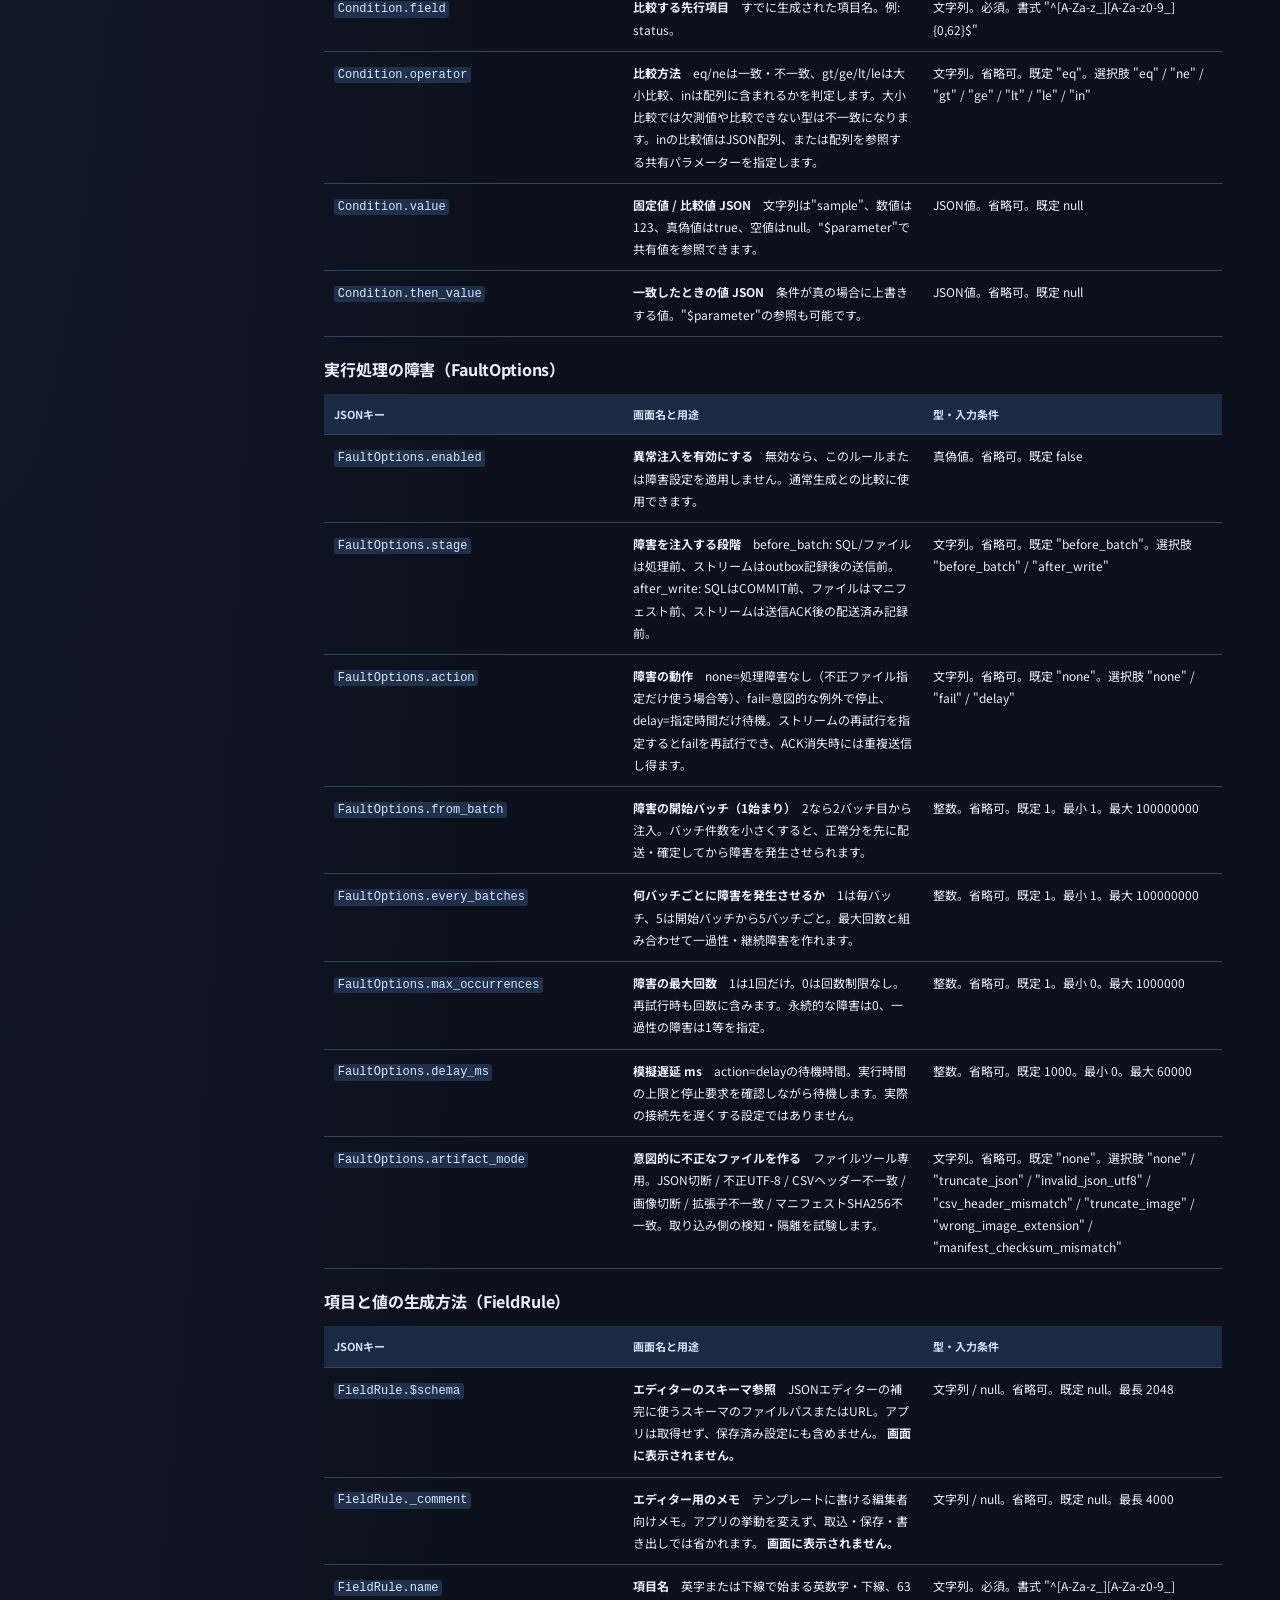
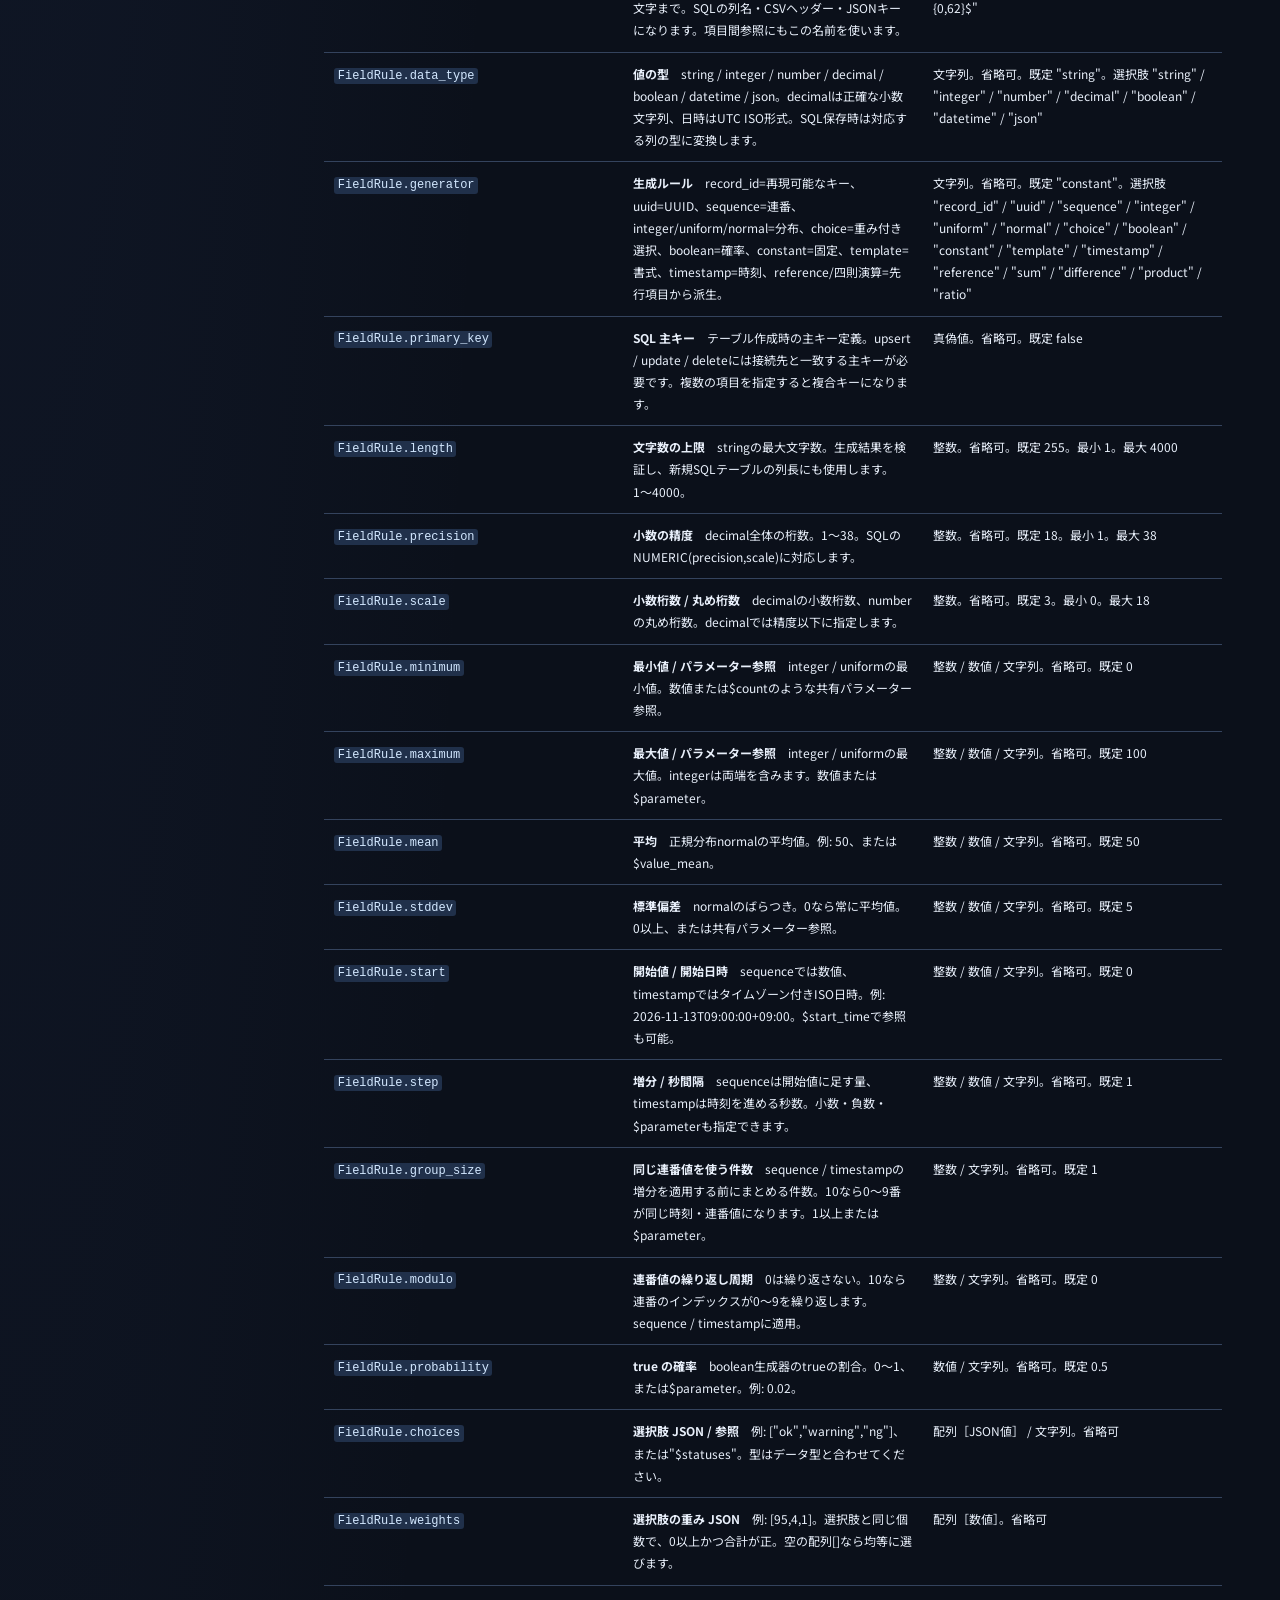
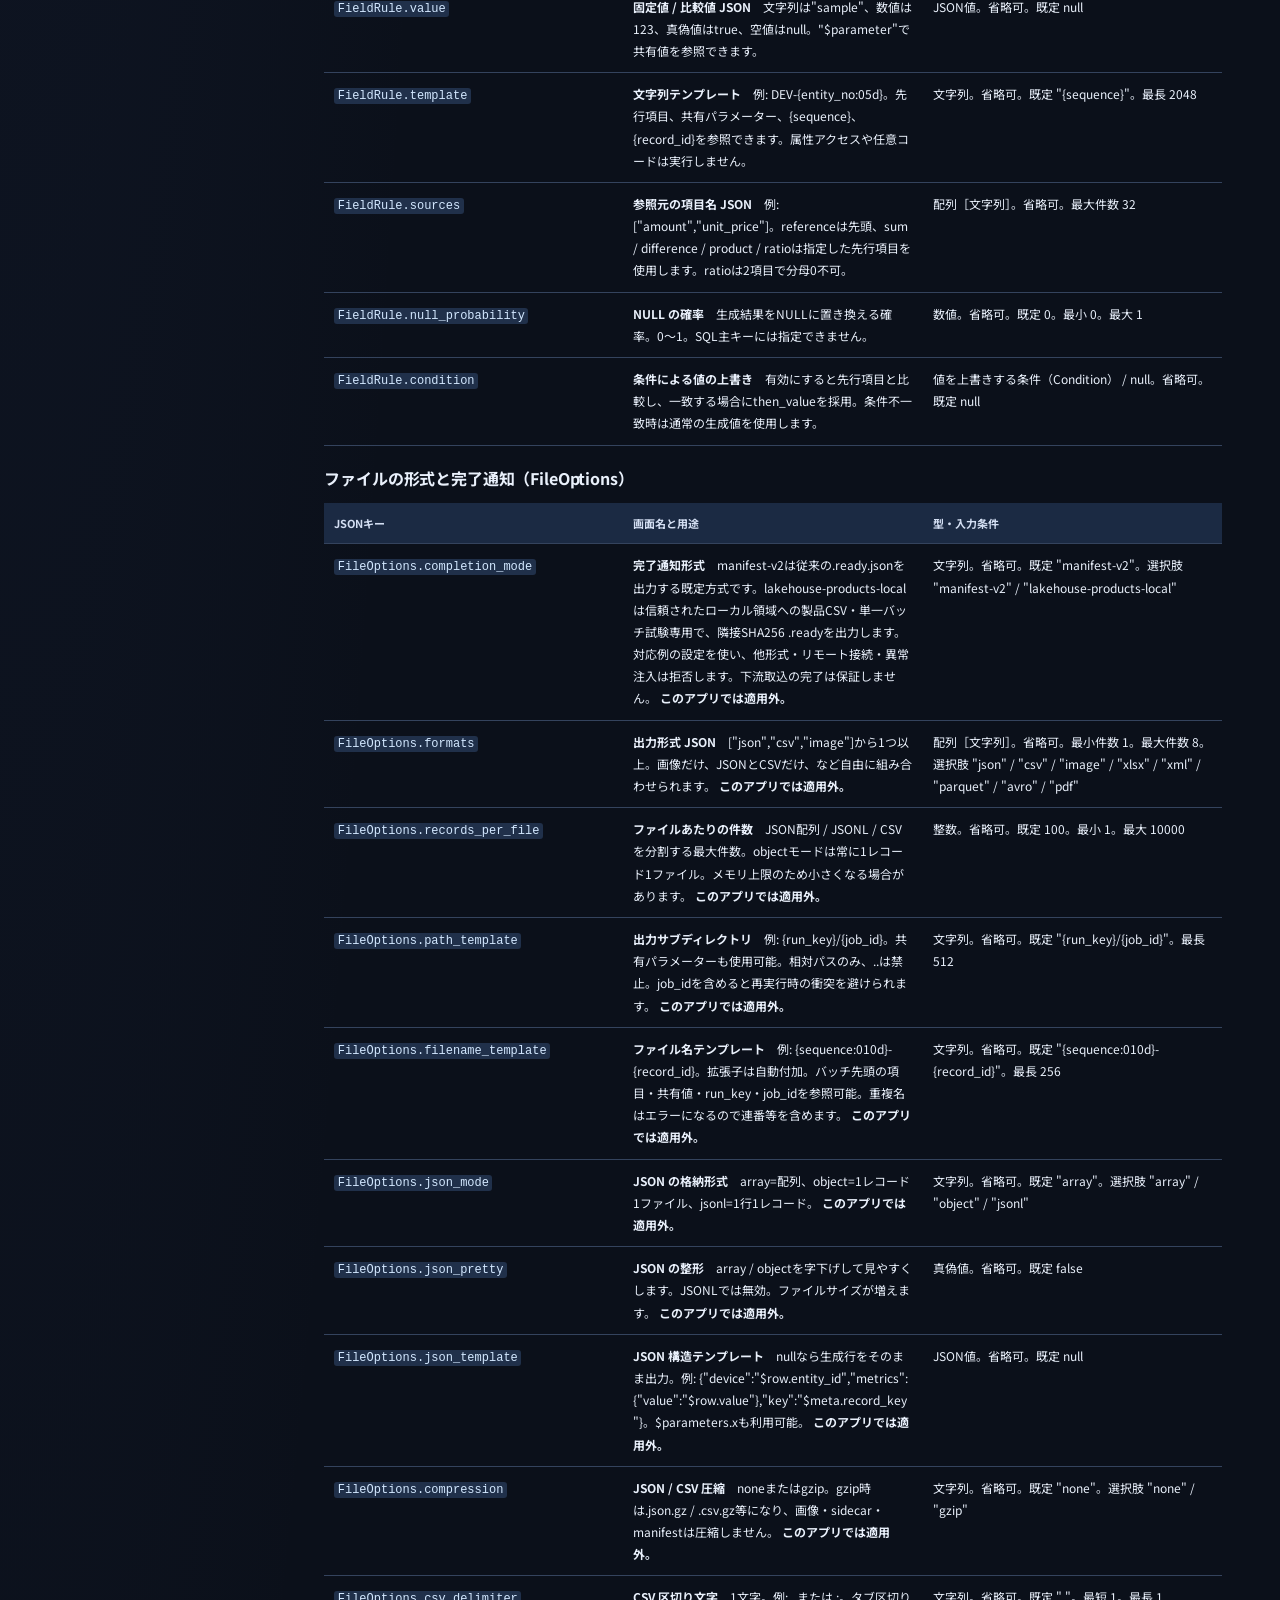
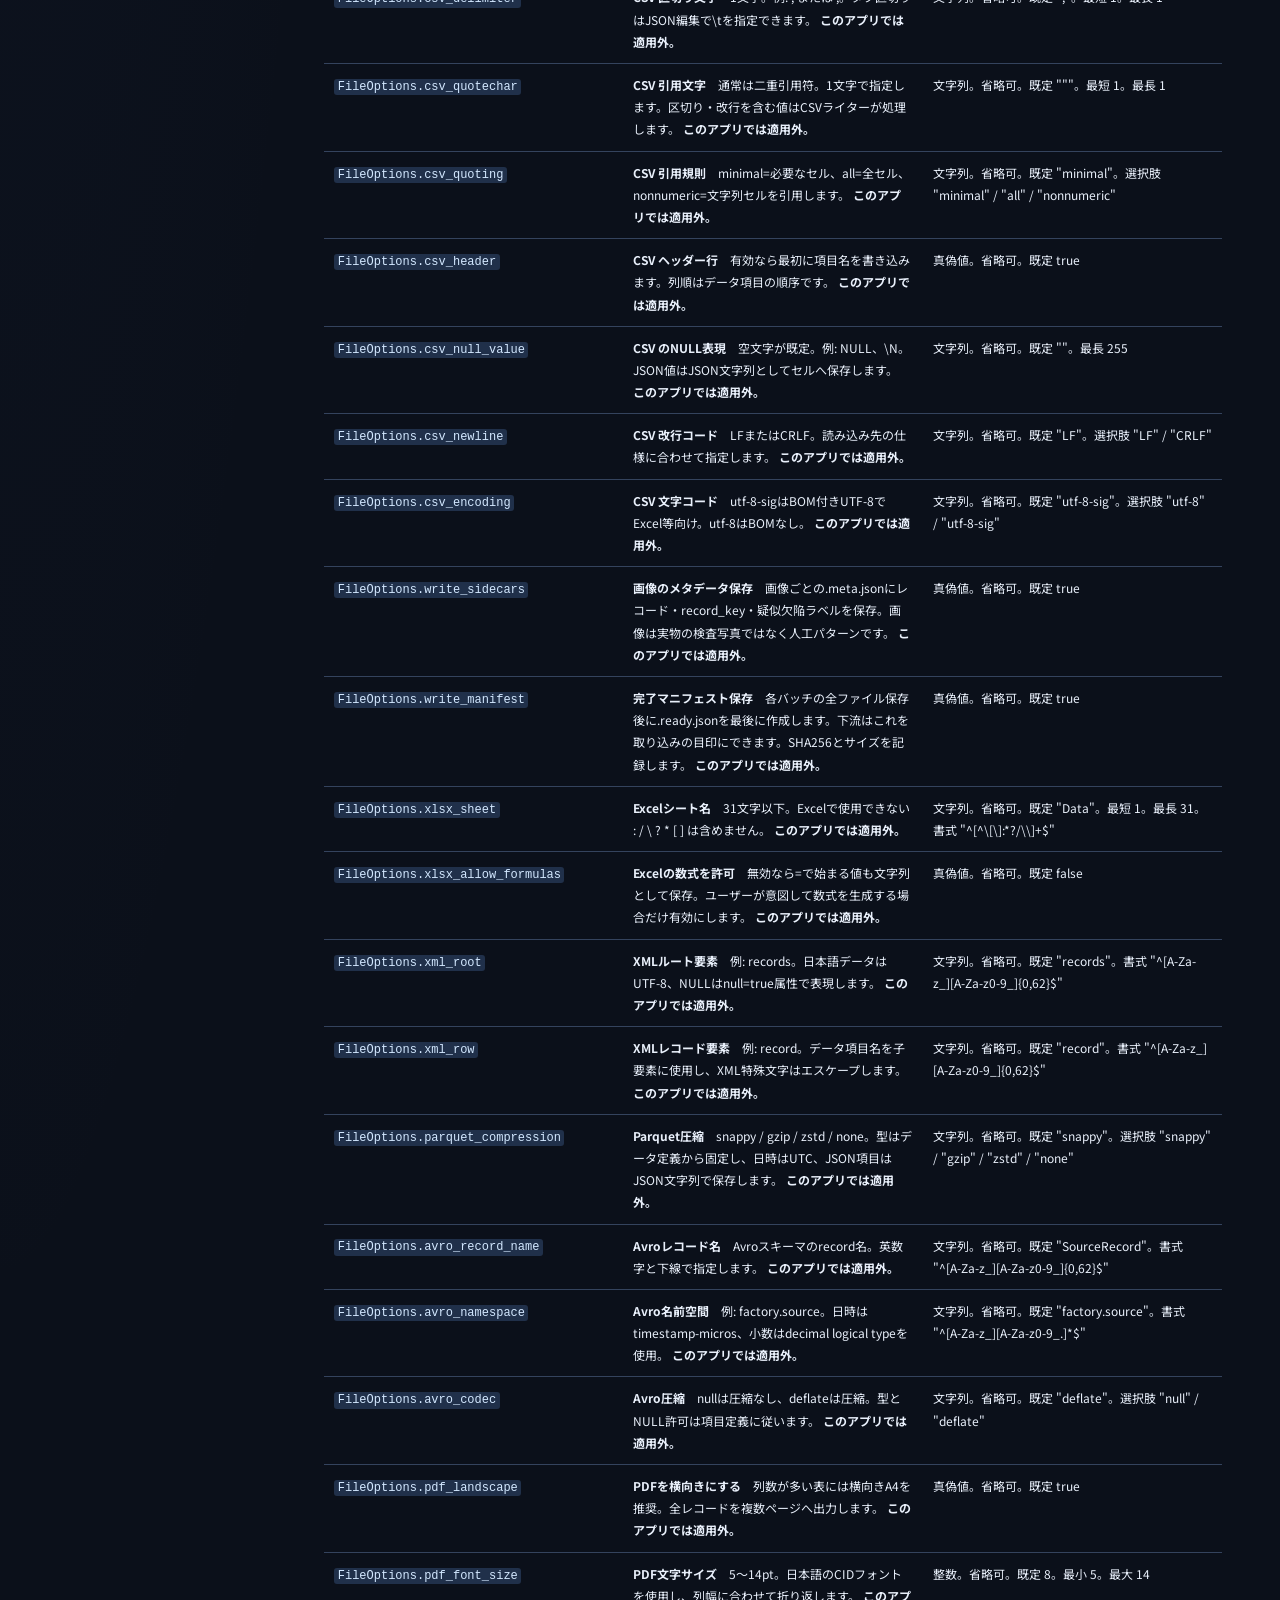
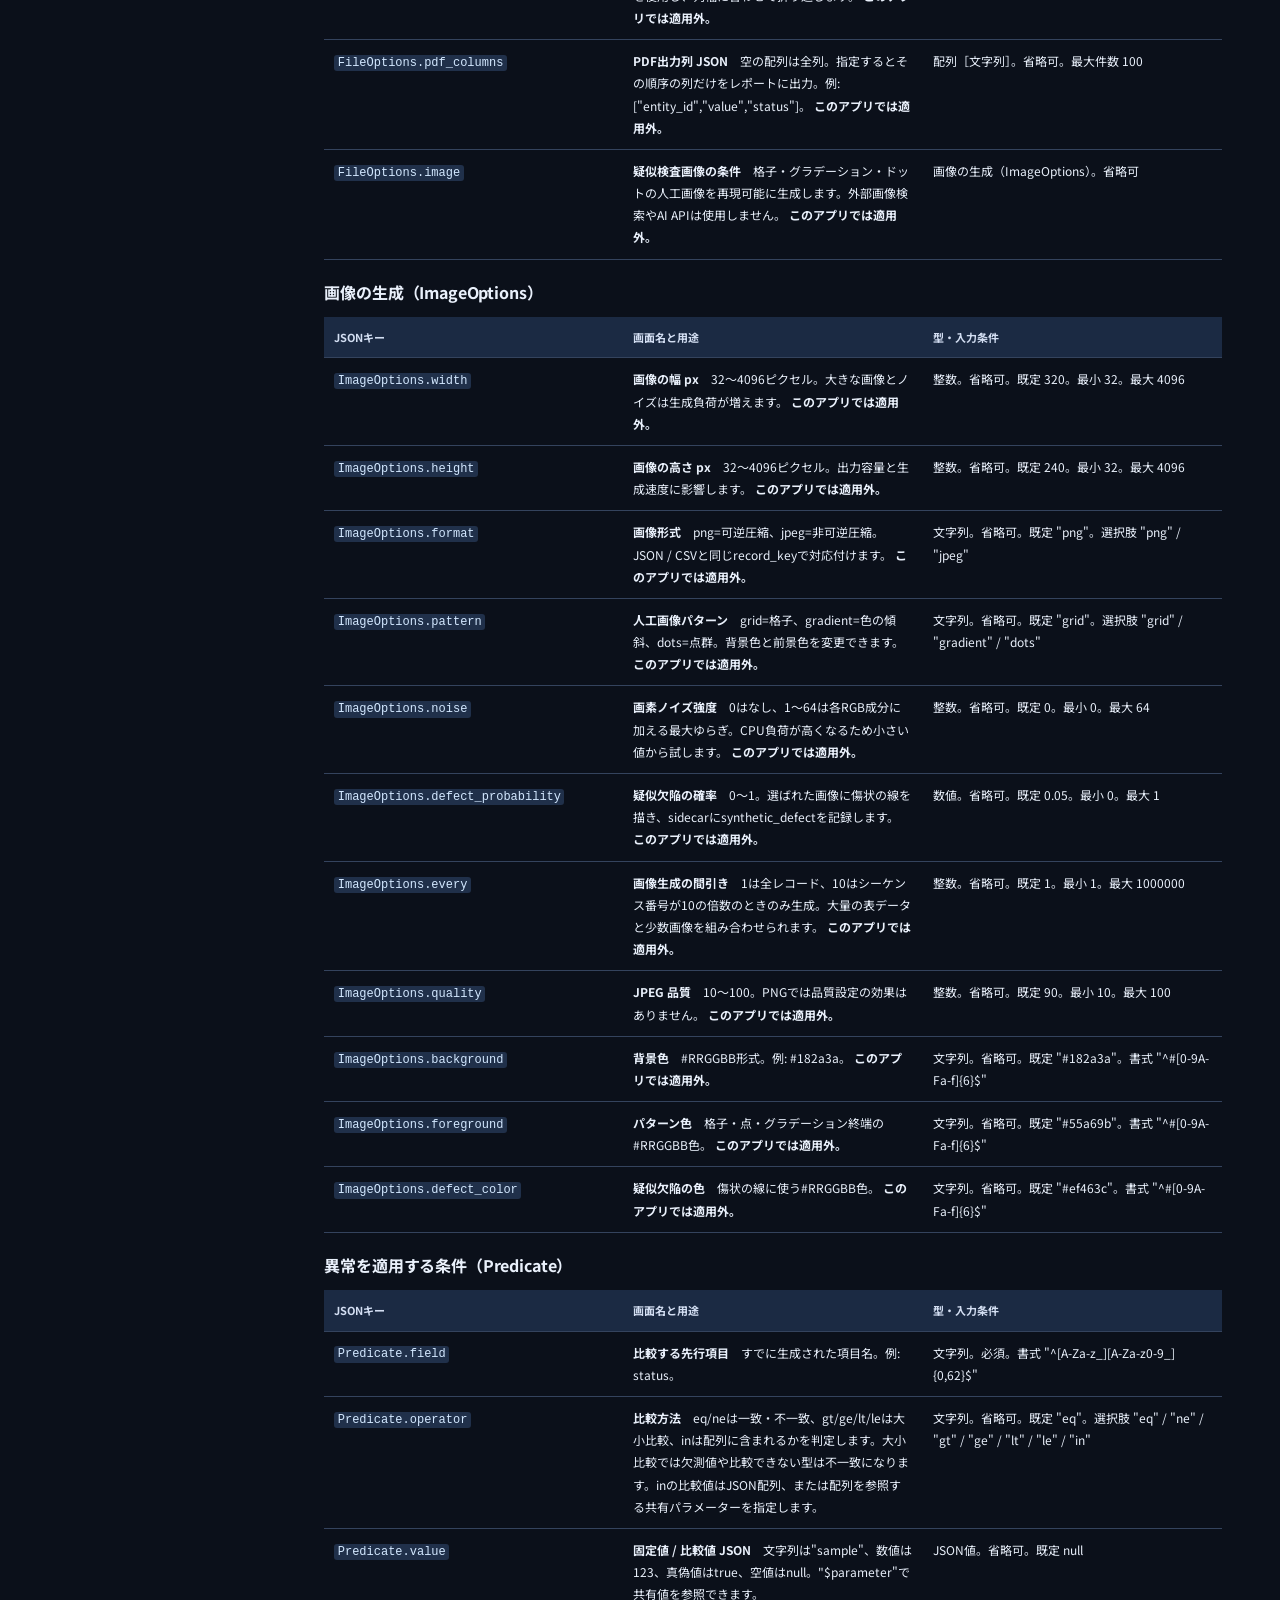
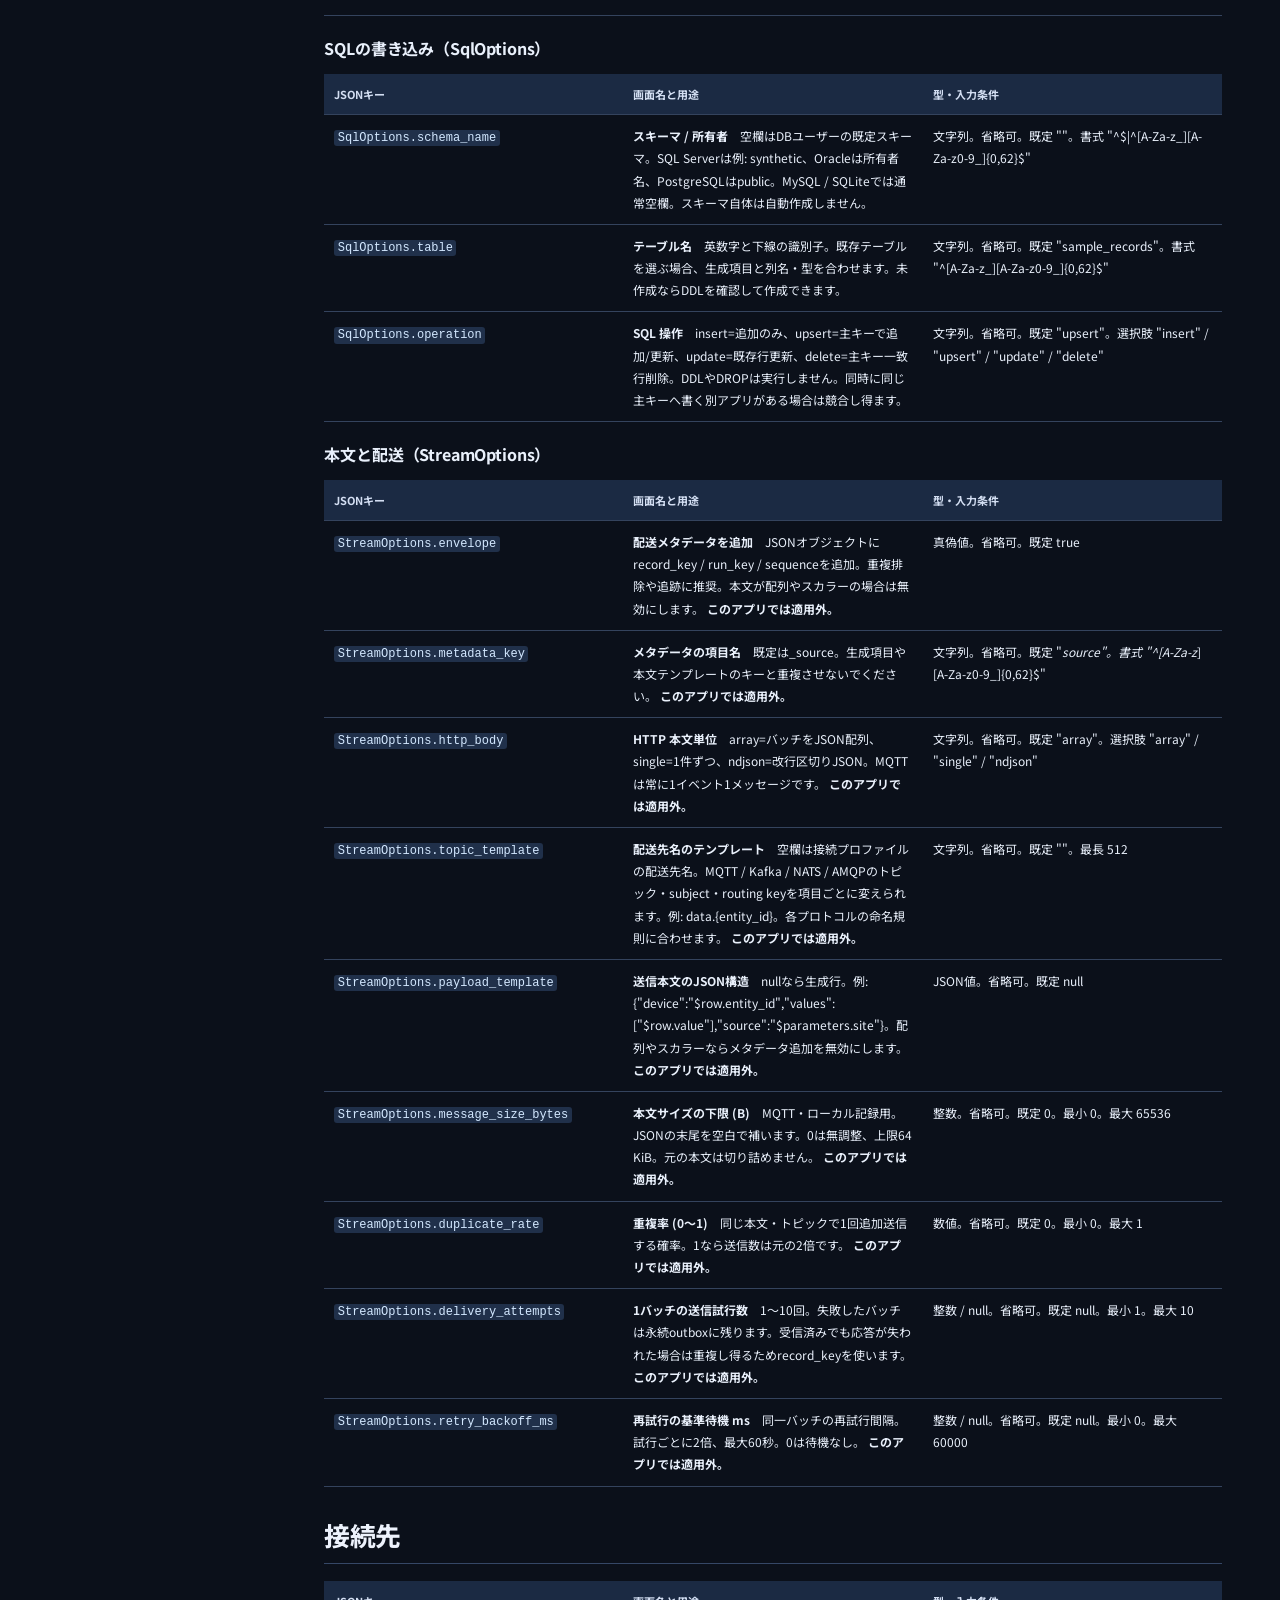
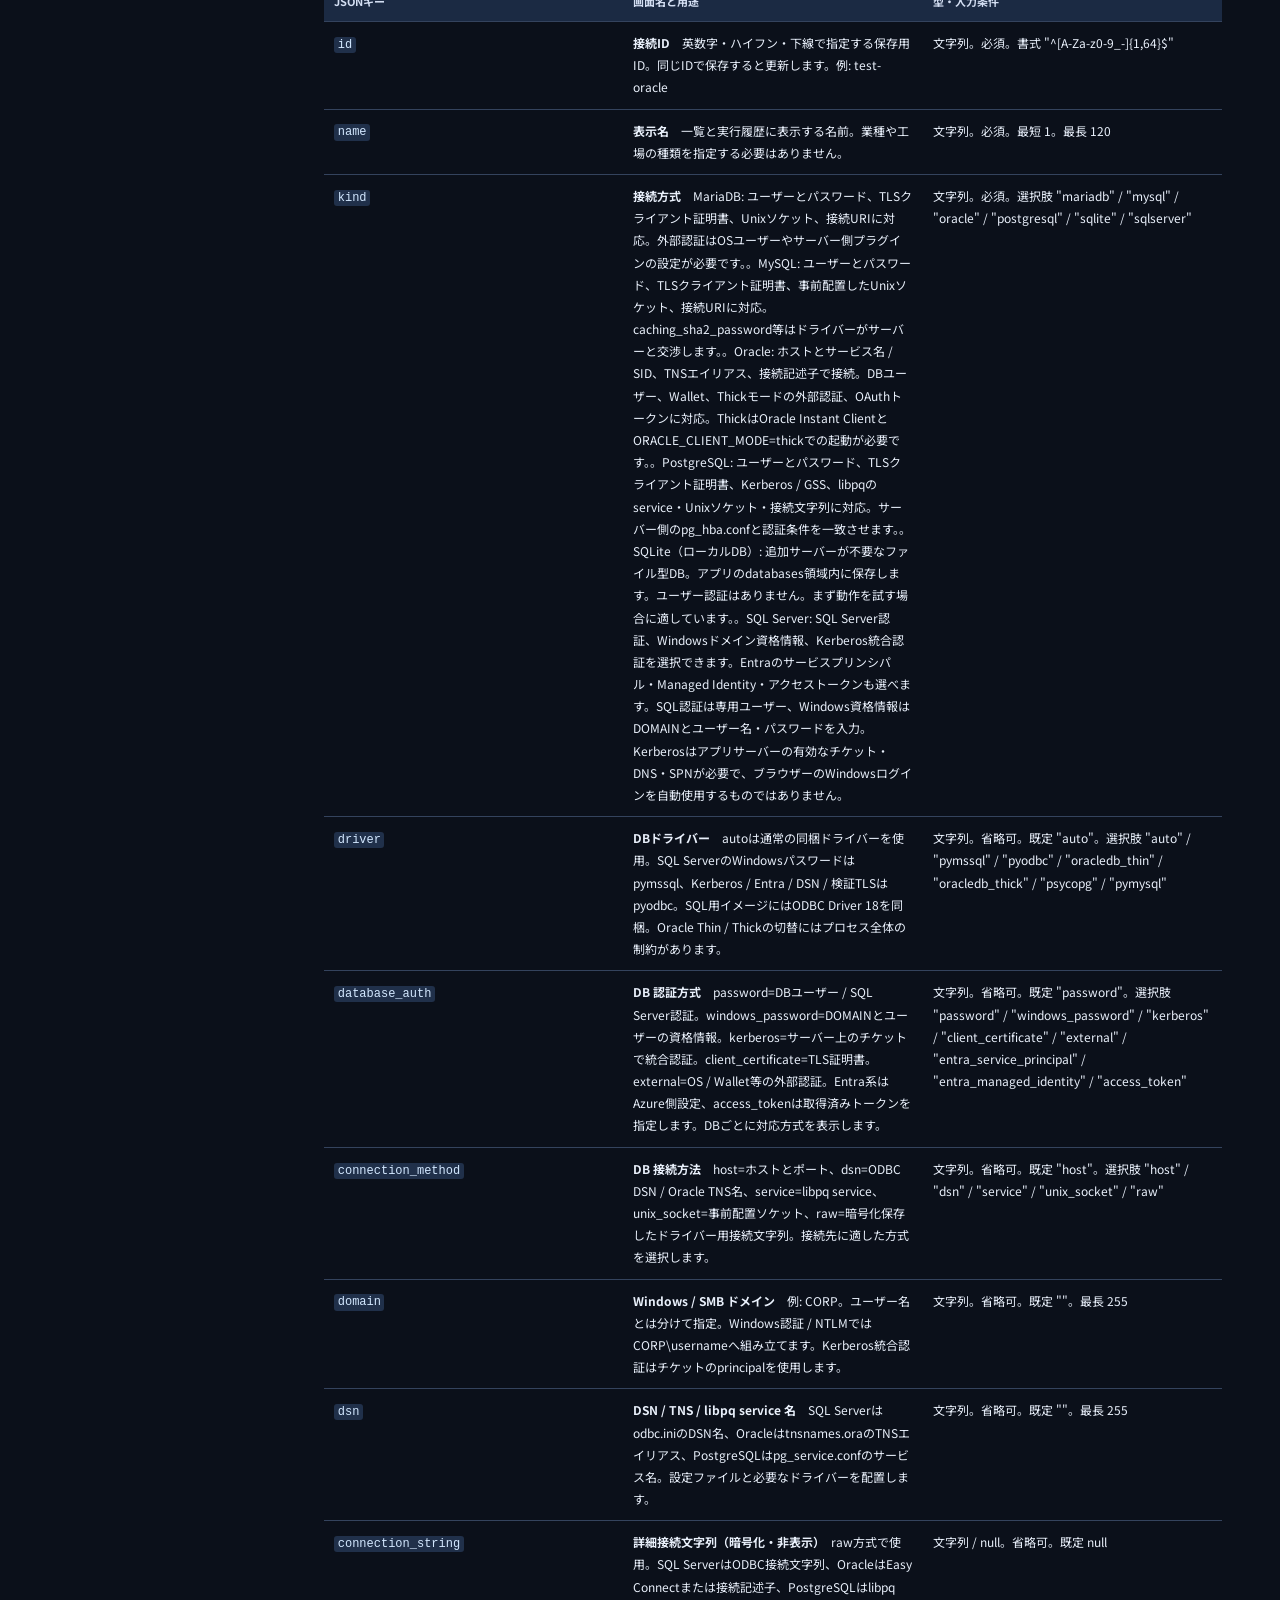
<file: docs/help-site/settings.html>
<!doctype html>
<html lang="ja">
<head>
  <meta charset="utf-8">
  <meta name="viewport" content="width=device-width, initial-scale=1">
  <title>設定リファレンス | 汎用SQL データ投入</title>
  <link rel="stylesheet" href="/static/style.css">
  <link rel="stylesheet" href="/static/help.css">
  <script src="/static/help.js" defer></script>
</head>
<body class="help-page">
  <a class="help-skip" href="#help-content">本文へ移動</a>
  <div class="help-top">
    <a class="help-home" href="/">汎用SQL データ投入</a>
    <a href="/">アプリに戻る</a>
  </div>
  <div class="help-layout">
    <nav class="help-nav" aria-label="ヘルプ"><a href="/help/index.html">初めて使う</a><a href="/help/presets.html">ひな型を選ぶ・作る</a><a href="/help/templates.html">JSONの書き方</a><a href="/help/settings.html" aria-current="page">設定リファレンス</a><a href="/help/api.html">APIの使い方</a><a href="/help/glossary.html">用語集</a><a href="/help/ai.html">AIにひな型を頼む</a><a href="/help/mcp.html">CLI・MCP</a><a href="/help/install.html">VMへの導入</a><a href="/help/catalog.html">付属のひな型一覧</a></nav>
    <main class="help-content" id="help-content">
      <nav class="help-outline" aria-label="このページ"><a href="#実行ひな型">実行ひな型</a><a href="#接続先">接続先</a></nav>
      <div class="help-search" hidden><label for="help-filter">表を検索</label><input id="help-filter" type="search" placeholder="日本語、ID、JSONキー"><p id="help-results" role="status"></p></div>
      <article><h1>設定リファレンス</h1>
<p>画面の表示名、JSONキー、意味、制約、既定値を確認できます。
接続方式や選択した形式によって表示される設定が変わります。
共通形式の別アプリ用の項目も掲載しています。該当する出力方式で使う設定を選んでください。</p>
<p><a href="/help/templates.html">JSONの書き方</a> · <a href="/help/presets.html">ひな型の選び方</a></p>
<h2 id="実行ひな型">実行ひな型</h2>
<table>
<thead>
<tr>
<th>JSONキー</th>
<th>画面名と用途</th>
<th>型・入力条件</th>
</tr>
</thead>
<tbody>
<tr>
<td><code>$schema</code></td>
<td><strong>エディターのスキーマ参照</strong>　JSONエディターの補完に使うスキーマのファイルパスまたはURL。アプリは取得せず、保存済み設定にも含めません。 <strong>画面に表示されません。</strong></td>
<td>文字列 / null。省略可。既定 null。最長 2048</td>
</tr>
<tr>
<td><code>_comment</code></td>
<td><strong>エディター用のメモ</strong>　テンプレートに書ける編集者向けメモ。アプリの挙動を変えず、取込・保存・書き出しでは省かれます。 <strong>画面に表示されません。</strong></td>
<td>文字列 / null。省略可。既定 null。最長 4000</td>
</tr>
<tr>
<td><code>version</code></td>
<td><strong>設定バージョン</strong>　このアプリはバージョン2のプリセットJSONを使用します。</td>
<td>整数。省略可。既定 2。固定値 2</td>
</tr>
<tr>
<td><code>name</code></td>
<td><strong>表示名</strong>　一覧と実行履歴に表示する名前。業種や工場の種類を指定する必要はありません。</td>
<td>文字列。省略可。既定 &quot;カスタムデータ&quot;。最短 1。最長 120</td>
</tr>
<tr>
<td><code>description</code></td>
<td><strong>用途・メモ</strong>　このプリセットの用途、変更した設定、実行前の条件を記録できます。選択欄にも表示します。接続先のパスワード等は記載せず、接続プロファイルへ保存してください。</td>
<td>文字列。省略可。既定 &quot;&quot;。最長 1000</td>
</tr>
<tr>
<td><code>connection_id</code></td>
<td><strong>接続プロファイル</strong>　この実行に使用する保存済みの接続先。プリセットにはIDだけが入ります。認証情報は接続プロファイル側で管理します。</td>
<td>文字列。省略可。既定 &quot;default&quot;。書式 &quot;^[A-Za-z0-9_-]{1,64}$&quot;</td>
</tr>
<tr>
<td><code>connection_revision</code></td>
<td><strong>接続リビジョン固定</strong>　通常はnull。実行開始時に接続設定の版を固定するので、実行中の接続先変更に影響されません。指定すると過去の版を使用します。</td>
<td>整数 / null。省略可。既定 null。最小 1</td>
</tr>
<tr>
<td><code>run_key</code></td>
<td><strong>実行キー</strong>　再現性と重複判定の単位。英数字・ハイフン・下線。seedとシーケンスが同じなら同じrecord_idになります。別のデータ系列には別のキーを指定します。</td>
<td>文字列。省略可。既定 &quot;trial-001&quot;。書式 &quot;^[A-Za-z0-9_-]{1,64}$&quot;</td>
</tr>
<tr>
<td><code>seed</code></td>
<td><strong>乱数シード</strong>　同じ実行キー・シード・シーケンス・項目名なら同じ値。0〜2147483647。</td>
<td>整数。省略可。既定 42。最小 0。最大 2147483647</td>
</tr>
<tr>
<td><code>rows</code></td>
<td><strong>生成レコード数</strong>　1〜1億件。SQLは行数、ファイルはレコード数、ストリームはイベント数。画像は間引き設定により少なくなります。全件をメモリには保持しません。</td>
<td>整数。省略可。既定 30。最小 1。最大 100000000</td>
</tr>
<tr>
<td><code>target_rate</code></td>
<td><strong>目標レコード数 / 秒</strong>　0は速度制限なし。バッチ単位で調整する目標値です。実際の速度はDB・ディスク・通信・生成条件で変わります。まず少量で測定してください。</td>
<td>整数。省略可。既定 10。最小 0。最大 1000000</td>
</tr>
<tr>
<td><code>batch_size</code></td>
<td><strong>バッチ件数</strong>　1〜10000。SQLはトランザクション、ストリームは送信単位。ファイルはファイルあたり件数を使用。メモリ量やDBパラメーター上限に合わせて内部で縮小する場合があります。</td>
<td>整数。省略可。既定 1000。最小 1。最大 10000</td>
</tr>
<tr>
<td><code>start_sequence</code></td>
<td><strong>開始シーケンス</strong>　0から始まる連番。途中から再開したり、分割した負荷試験に使用します。run_key / seedも合わせると同じデータを再現できます。</td>
<td>整数。省略可。既定 0。最小 0。最大 1000000000</td>
</tr>
<tr>
<td><code>max_duration_seconds</code></td>
<td><strong>実行時間の上限 秒</strong>　この時間を超えると停止要求になります。進行中のDBトランザクションや通信の完了後に止まります。完了件数は履歴で確認できます。</td>
<td>整数。省略可。既定 3600。最小 1。最大 86400</td>
</tr>
<tr>
<td><code>max_output_mb</code></td>
<td><strong>出力量の上限 MiB</strong>　ファイルとストリーム本文の論理上限。SQLのDB容量上限ではありません。サーバー側のメモリ・空き容量保護も常時有効です。</td>
<td>整数。省略可。既定 1024。最小 1。最大 1048576</td>
</tr>
<tr>
<td><code>initial_delay_seconds</code></td>
<td><strong>開始前の待機 秒</strong>　実行開始後、生成を始めるまでの待機時間。複数のソースの開始時刻をずらせます。実行時間の上限にはこの待機も含まれます。</td>
<td>数値。省略可。既定 0。最小 0。最大 3600</td>
</tr>
<tr>
<td><code>jitter_ms</code></td>
<td><strong>送信間隔のゆらぎ ms</strong>　速度調整の待機に0〜指定値の再現可能なゆらぎを加えます。目標速度が0の場合は適用しません。</td>
<td>整数。省略可。既定 0。最小 0。最大 60000</td>
</tr>
<tr>
<td><code>burst_rows</code></td>
<td><strong>バーストのレコード数</strong>　0は通常送信。例: 1000にすると1000件単位でバースト間待機を適用。バッチはこの値以下に調整します。</td>
<td>整数。省略可。既定 0。最小 0。最大 1000000</td>
</tr>
<tr>
<td><code>burst_pause_ms</code></td>
<td><strong>バースト間の待機 ms</strong>　バーストの境界で加える待機。目標速度の制限と両方が適用されます。</td>
<td>整数。省略可。既定 0。最小 0。最大 3600000</td>
</tr>
<tr>
<td><code>parameters</code></td>
<td><strong>共有パラメーター JSON</strong>　任意のキーとJSON値。例: {&quot;count&quot;:100,&quot;states&quot;:[&quot;ok&quot;,&quot;ng&quot;]}。生成条件では$countや$statesで参照。テンプレートは{count}でも参照できます。</td>
<td>オブジェクト。省略可</td>
</tr>
<tr>
<td><code>fields</code></td>
<td><strong>データ項目</strong>　上から順に生成します。項目名・型・生成器・詳細条件を自由に変更できます。他の項目を参照する場合は参照元を先に置きます。</td>
<td>配列［項目と値の生成方法（FieldRule）］。省略可。最小件数 1。最大件数 100</td>
</tr>
<tr>
<td><code>sql</code></td>
<td><strong>SQL 書き込み設定</strong>　スキーマ・テーブル・操作を指定。データの列定義は共通のデータ項目から作成します。</td>
<td>SQLの書き込み（SqlOptions）。省略可</td>
</tr>
<tr>
<td><code>files</code></td>
<td><strong>ファイル設定</strong>　形式・分割・命名・JSON構造・CSV仕様・画像条件を設定します。既存ファイルは上書きしません。 <strong>このアプリでは適用外。</strong></td>
<td>ファイルの形式と完了通知（FileOptions）。省略可</td>
</tr>
<tr>
<td><code>stream</code></td>
<td><strong>ストリーム設定</strong>　メタデータの付加・本文形式・トピックを実行ごとに指定します。認証と配送方式は接続プロファイル側で管理します。 <strong>このアプリでは適用外。</strong></td>
<td>本文と配送（StreamOptions）。省略可</td>
</tr>
<tr>
<td><code>anomalies</code></td>
<td><strong>データ異常の注入ルール</strong>　正常データを生成した後、指定した行位置・割合・条件で異常を注入します。複数ルールは上から順に適用。異常を含むプリセットは意図的にDB制約や受信検証で拒否される場合があります。</td>
<td>配列［異常データの条件（AnomalyRule）］。省略可。最大件数 64</td>
</tr>
<tr>
<td><code>faults</code></td>
<td><strong>処理障害・不正ファイルのシミュレーション</strong>　この実行だけに障害を注入します。外部のサーバーやネットワーク設定は変更しません。SQLのロールバック、ファイル未完了、配送ACK消失、遅延等を再現できます。</td>
<td>実行処理の障害（FaultOptions）。省略可</td>
</tr>
<tr>
<td><code>task</code></td>
<td><strong>実行タスク</strong>　通常はgenerate。未配送の再送は履歴画面の操作から起動します。</td>
<td>文字列。省略可。既定 &quot;generate&quot;。選択肢 &quot;generate&quot; / &quot;retry&quot;</td>
</tr>
</tbody>
</table>
<h3 id="異常デ-タの条件-anomalyrule">異常データの条件（AnomalyRule）</h3>
<table>
<thead>
<tr>
<th>JSONキー</th>
<th>画面名と用途</th>
<th>型・入力条件</th>
</tr>
</thead>
<tbody>
<tr>
<td><code>AnomalyRule.$schema</code></td>
<td><strong>エディターのスキーマ参照</strong>　JSONエディターの補完に使うスキーマのファイルパスまたはURL。アプリは取得せず、保存済み設定にも含めません。 <strong>画面に表示されません。</strong></td>
<td>文字列 / null。省略可。既定 null。最長 2048</td>
</tr>
<tr>
<td><code>AnomalyRule._comment</code></td>
<td><strong>エディター用のメモ</strong>　テンプレートに書ける編集者向けメモ。アプリの挙動を変えず、取込・保存・書き出しでは省かれます。 <strong>画面に表示されません。</strong></td>
<td>文字列 / null。省略可。既定 null。最長 4000</td>
</tr>
<tr>
<td><code>AnomalyRule.name</code></td>
<td><strong>表示名</strong>　一覧と実行履歴に表示する名前。業種や工場の種類を指定する必要はありません。</td>
<td>文字列。省略可。既定 &quot;異常注入&quot;。最短 1。最長 120</td>
</tr>
<tr>
<td><code>AnomalyRule.enabled</code></td>
<td><strong>異常注入を有効にする</strong>　無効なら、このルールまたは障害設定を適用しません。通常生成との比較に使用できます。</td>
<td>真偽値。省略可。既定 true</td>
</tr>
<tr>
<td><code>AnomalyRule.field</code></td>
<td><strong>異常を注入する項目名</strong>　生成するデータ項目の名前。正常行の生成後に変更するため、先行項目だけでなく任意の生成項目を指定できます。</td>
<td>文字列。必須。書式 &quot;^[A-Za-z_][A-Za-z0-9_]{0,62}$&quot;</td>
</tr>
<tr>
<td><code>AnomalyRule.operation</code></td>
<td><strong>異常の作り方</strong>　set=値を置換、add=加算、multiply=倍率、ramp=開始位置から増加するドリフト、freeze=開始位置の値に固着、null=NULL、copy_from=指定位置の値をコピー、timestamp_shift=秒単位の時刻ずらし、omit=項目自体を欠落。加算・倍率・ドリフトは元の値が欠測・非数値の行では適用しません。</td>
<td>文字列。省略可。既定 &quot;set&quot;。選択肢 &quot;set&quot; / &quot;add&quot; / &quot;multiply&quot; / &quot;ramp&quot; / &quot;freeze&quot; / &quot;null&quot; / &quot;copy_from&quot; / &quot;timestamp_shift&quot; / &quot;omit&quot;</td>
</tr>
<tr>
<td><code>AnomalyRule.value</code></td>
<td><strong>置換値 / 増分 / 倍率 / 秒数 JSON</strong>　setの値、add/rampの増分、multiplyの倍率、timestamp_shiftの秒数、copy_fromの実行内コピー元位置（0始まり）を指定。$parameter参照も可能。freeze/null/omitでは使いません。</td>
<td>JSON値。省略可。既定 null</td>
</tr>
<tr>
<td><code>AnomalyRule.from_row</code></td>
<td><strong>異常の開始位置（0始まり）</strong>　この実行内のレコード位置。20なら21件目から適用。start_sequenceとは別で、分割実行時は実行内の位置として評価します。</td>
<td>整数。省略可。既定 0。最小 0。最大 100000000</td>
</tr>
<tr>
<td><code>AnomalyRule.to_row</code></td>
<td><strong>異常の終了位置（含む）</strong>　空欄は最後まで。例: from_row=20、to_row=29なら10件の異常期間です。</td>
<td>整数 / null。省略可。既定 null。最小 0。最大 100000000</td>
</tr>
<tr>
<td><code>AnomalyRule.every</code></td>
<td><strong>何件ごとに異常を適用するか</strong>　開始位置から何件ごとに適用するか。1は全件、10は10件ごと。probabilityと組み合わせて断続的な異常を作ります。</td>
<td>整数。省略可。既定 1。最小 1。最大 100000000</td>
</tr>
<tr>
<td><code>AnomalyRule.probability</code></td>
<td><strong>異常が発生する確率</strong>　適用位置・条件を満たした行に対する0〜1の確率。同じrun_keyとseedなら再現可能です。</td>
<td>数値。省略可。既定 1。最小 0。最大 1</td>
</tr>
<tr>
<td><code>AnomalyRule.when</code></td>
<td><strong>異常を適用する条件</strong>　生成後の値を比較し、一致する場合だけ異常を適用します。先に適用した異常の結果も参照できます。then_valueの指定は不要です。</td>
<td>異常を適用する条件（Predicate） / null。省略可。既定 null</td>
</tr>
<tr>
<td><code>AnomalyRule.bypass_validation</code></td>
<td><strong>型・必須検証を意図的に外す</strong>　数値欄へ文字列、主キーへNULL等の不正値を作る場合に有効化。送信JSONは構文上有効のままですが、DBや受信側は拒否し得ます。omitはこの設定に関係なく項目を欠落させます。</td>
<td>真偽値。省略可。既定 false</td>
</tr>
</tbody>
</table>
<h3 id="値を上書きする条件-condition">値を上書きする条件（Condition）</h3>
<table>
<thead>
<tr>
<th>JSONキー</th>
<th>画面名と用途</th>
<th>型・入力条件</th>
</tr>
</thead>
<tbody>
<tr>
<td><code>Condition.field</code></td>
<td><strong>比較する先行項目</strong>　すでに生成された項目名。例: status。</td>
<td>文字列。必須。書式 &quot;^[A-Za-z_][A-Za-z0-9_]{0,62}$&quot;</td>
</tr>
<tr>
<td><code>Condition.operator</code></td>
<td><strong>比較方法</strong>　eq/neは一致・不一致、gt/ge/lt/leは大小比較、inは配列に含まれるかを判定します。大小比較では欠測値や比較できない型は不一致になります。inの比較値はJSON配列、または配列を参照する共有パラメーターを指定します。</td>
<td>文字列。省略可。既定 &quot;eq&quot;。選択肢 &quot;eq&quot; / &quot;ne&quot; / &quot;gt&quot; / &quot;ge&quot; / &quot;lt&quot; / &quot;le&quot; / &quot;in&quot;</td>
</tr>
<tr>
<td><code>Condition.value</code></td>
<td><strong>固定値 / 比較値 JSON</strong>　文字列は&quot;sample&quot;、数値は123、真偽値はtrue、空値はnull。&quot;$parameter&quot;で共有値を参照できます。</td>
<td>JSON値。省略可。既定 null</td>
</tr>
<tr>
<td><code>Condition.then_value</code></td>
<td><strong>一致したときの値 JSON</strong>　条件が真の場合に上書きする値。&quot;$parameter&quot;の参照も可能です。</td>
<td>JSON値。省略可。既定 null</td>
</tr>
</tbody>
</table>
<h3 id="実行処理の障害-faultoptions">実行処理の障害（FaultOptions）</h3>
<table>
<thead>
<tr>
<th>JSONキー</th>
<th>画面名と用途</th>
<th>型・入力条件</th>
</tr>
</thead>
<tbody>
<tr>
<td><code>FaultOptions.enabled</code></td>
<td><strong>異常注入を有効にする</strong>　無効なら、このルールまたは障害設定を適用しません。通常生成との比較に使用できます。</td>
<td>真偽値。省略可。既定 false</td>
</tr>
<tr>
<td><code>FaultOptions.stage</code></td>
<td><strong>障害を注入する段階</strong>　before_batch: SQL/ファイルは処理前、ストリームはoutbox記録後の送信前。after_write: SQLはCOMMIT前、ファイルはマニフェスト前、ストリームは送信ACK後の配送済み記録前。</td>
<td>文字列。省略可。既定 &quot;before_batch&quot;。選択肢 &quot;before_batch&quot; / &quot;after_write&quot;</td>
</tr>
<tr>
<td><code>FaultOptions.action</code></td>
<td><strong>障害の動作</strong>　none=処理障害なし（不正ファイル指定だけ使う場合等）、fail=意図的な例外で停止、delay=指定時間だけ待機。ストリームの再試行を指定するとfailを再試行でき、ACK消失時には重複送信し得ます。</td>
<td>文字列。省略可。既定 &quot;none&quot;。選択肢 &quot;none&quot; / &quot;fail&quot; / &quot;delay&quot;</td>
</tr>
<tr>
<td><code>FaultOptions.from_batch</code></td>
<td><strong>障害の開始バッチ（1始まり）</strong>　2なら2バッチ目から注入。バッチ件数を小さくすると、正常分を先に配送・確定してから障害を発生させられます。</td>
<td>整数。省略可。既定 1。最小 1。最大 100000000</td>
</tr>
<tr>
<td><code>FaultOptions.every_batches</code></td>
<td><strong>何バッチごとに障害を発生させるか</strong>　1は毎バッチ、5は開始バッチから5バッチごと。最大回数と組み合わせて一過性・継続障害を作れます。</td>
<td>整数。省略可。既定 1。最小 1。最大 100000000</td>
</tr>
<tr>
<td><code>FaultOptions.max_occurrences</code></td>
<td><strong>障害の最大回数</strong>　1は1回だけ。0は回数制限なし。再試行時も回数に含みます。永続的な障害は0、一過性の障害は1等を指定。</td>
<td>整数。省略可。既定 1。最小 0。最大 1000000</td>
</tr>
<tr>
<td><code>FaultOptions.delay_ms</code></td>
<td><strong>模擬遅延 ms</strong>　action=delayの待機時間。実行時間の上限と停止要求を確認しながら待機します。実際の接続先を遅くする設定ではありません。</td>
<td>整数。省略可。既定 1000。最小 0。最大 60000</td>
</tr>
<tr>
<td><code>FaultOptions.artifact_mode</code></td>
<td><strong>意図的に不正なファイルを作る</strong>　ファイルツール専用。JSON切断 / 不正UTF-8 / CSVヘッダー不一致 / 画像切断 / 拡張子不一致 / マニフェストSHA256不一致。取り込み側の検知・隔離を試験します。</td>
<td>文字列。省略可。既定 &quot;none&quot;。選択肢 &quot;none&quot; / &quot;truncate_json&quot; / &quot;invalid_json_utf8&quot; / &quot;csv_header_mismatch&quot; / &quot;truncate_image&quot; / &quot;wrong_image_extension&quot; / &quot;manifest_checksum_mismatch&quot;</td>
</tr>
</tbody>
</table>
<h3 id="項目と値の生成方法-fieldrule">項目と値の生成方法（FieldRule）</h3>
<table>
<thead>
<tr>
<th>JSONキー</th>
<th>画面名と用途</th>
<th>型・入力条件</th>
</tr>
</thead>
<tbody>
<tr>
<td><code>FieldRule.$schema</code></td>
<td><strong>エディターのスキーマ参照</strong>　JSONエディターの補完に使うスキーマのファイルパスまたはURL。アプリは取得せず、保存済み設定にも含めません。 <strong>画面に表示されません。</strong></td>
<td>文字列 / null。省略可。既定 null。最長 2048</td>
</tr>
<tr>
<td><code>FieldRule._comment</code></td>
<td><strong>エディター用のメモ</strong>　テンプレートに書ける編集者向けメモ。アプリの挙動を変えず、取込・保存・書き出しでは省かれます。 <strong>画面に表示されません。</strong></td>
<td>文字列 / null。省略可。既定 null。最長 4000</td>
</tr>
<tr>
<td><code>FieldRule.name</code></td>
<td><strong>項目名</strong>　英字または下線で始まる英数字・下線、63文字まで。SQLの列名・CSVヘッダー・JSONキーになります。項目間参照にもこの名前を使います。</td>
<td>文字列。必須。書式 &quot;^[A-Za-z_][A-Za-z0-9_]{0,62}$&quot;</td>
</tr>
<tr>
<td><code>FieldRule.data_type</code></td>
<td><strong>値の型</strong>　string / integer / number / decimal / boolean / datetime / json。decimalは正確な小数文字列、日時はUTC ISO形式。SQL保存時は対応する列の型に変換します。</td>
<td>文字列。省略可。既定 &quot;string&quot;。選択肢 &quot;string&quot; / &quot;integer&quot; / &quot;number&quot; / &quot;decimal&quot; / &quot;boolean&quot; / &quot;datetime&quot; / &quot;json&quot;</td>
</tr>
<tr>
<td><code>FieldRule.generator</code></td>
<td><strong>生成ルール</strong>　record_id=再現可能なキー、uuid=UUID、sequence=連番、integer/uniform/normal=分布、choice=重み付き選択、boolean=確率、constant=固定、template=書式、timestamp=時刻、reference/四則演算=先行項目から派生。</td>
<td>文字列。省略可。既定 &quot;constant&quot;。選択肢 &quot;record_id&quot; / &quot;uuid&quot; / &quot;sequence&quot; / &quot;integer&quot; / &quot;uniform&quot; / &quot;normal&quot; / &quot;choice&quot; / &quot;boolean&quot; / &quot;constant&quot; / &quot;template&quot; / &quot;timestamp&quot; / &quot;reference&quot; / &quot;sum&quot; / &quot;difference&quot; / &quot;product&quot; / &quot;ratio&quot;</td>
</tr>
<tr>
<td><code>FieldRule.primary_key</code></td>
<td><strong>SQL 主キー</strong>　テーブル作成時の主キー定義。upsert / update / deleteには接続先と一致する主キーが必要です。複数の項目を指定すると複合キーになります。</td>
<td>真偽値。省略可。既定 false</td>
</tr>
<tr>
<td><code>FieldRule.length</code></td>
<td><strong>文字数の上限</strong>　stringの最大文字数。生成結果を検証し、新規SQLテーブルの列長にも使用します。1〜4000。</td>
<td>整数。省略可。既定 255。最小 1。最大 4000</td>
</tr>
<tr>
<td><code>FieldRule.precision</code></td>
<td><strong>小数の精度</strong>　decimal全体の桁数。1〜38。SQLのNUMERIC(precision,scale)に対応します。</td>
<td>整数。省略可。既定 18。最小 1。最大 38</td>
</tr>
<tr>
<td><code>FieldRule.scale</code></td>
<td><strong>小数桁数 / 丸め桁数</strong>　decimalの小数桁数、numberの丸め桁数。decimalでは精度以下に指定します。</td>
<td>整数。省略可。既定 3。最小 0。最大 18</td>
</tr>
<tr>
<td><code>FieldRule.minimum</code></td>
<td><strong>最小値 / パラメーター参照</strong>　integer / uniformの最小値。数値または$countのような共有パラメーター参照。</td>
<td>整数 / 数値 / 文字列。省略可。既定 0</td>
</tr>
<tr>
<td><code>FieldRule.maximum</code></td>
<td><strong>最大値 / パラメーター参照</strong>　integer / uniformの最大値。integerは両端を含みます。数値または$parameter。</td>
<td>整数 / 数値 / 文字列。省略可。既定 100</td>
</tr>
<tr>
<td><code>FieldRule.mean</code></td>
<td><strong>平均</strong>　正規分布normalの平均値。例: 50、または$value_mean。</td>
<td>整数 / 数値 / 文字列。省略可。既定 50</td>
</tr>
<tr>
<td><code>FieldRule.stddev</code></td>
<td><strong>標準偏差</strong>　normalのばらつき。0なら常に平均値。0以上、または共有パラメーター参照。</td>
<td>整数 / 数値 / 文字列。省略可。既定 5</td>
</tr>
<tr>
<td><code>FieldRule.start</code></td>
<td><strong>開始値 / 開始日時</strong>　sequenceでは数値、timestampではタイムゾーン付きISO日時。例: 2026-11-13T09:00:00+09:00。$start_timeで参照も可能。</td>
<td>整数 / 数値 / 文字列。省略可。既定 0</td>
</tr>
<tr>
<td><code>FieldRule.step</code></td>
<td><strong>増分 / 秒間隔</strong>　sequenceは開始値に足す量、timestampは時刻を進める秒数。小数・負数・$parameterも指定できます。</td>
<td>整数 / 数値 / 文字列。省略可。既定 1</td>
</tr>
<tr>
<td><code>FieldRule.group_size</code></td>
<td><strong>同じ連番値を使う件数</strong>　sequence / timestampの増分を適用する前にまとめる件数。10なら0〜9番が同じ時刻・連番値になります。1以上または$parameter。</td>
<td>整数 / 文字列。省略可。既定 1</td>
</tr>
<tr>
<td><code>FieldRule.modulo</code></td>
<td><strong>連番値の繰り返し周期</strong>　0は繰り返さない。10なら連番のインデックスが0〜9を繰り返します。sequence / timestampに適用。</td>
<td>整数 / 文字列。省略可。既定 0</td>
</tr>
<tr>
<td><code>FieldRule.probability</code></td>
<td><strong>true の確率</strong>　boolean生成器のtrueの割合。0〜1、または$parameter。例: 0.02。</td>
<td>数値 / 文字列。省略可。既定 0.5</td>
</tr>
<tr>
<td><code>FieldRule.choices</code></td>
<td><strong>選択肢 JSON / 参照</strong>　例: [&quot;ok&quot;,&quot;warning&quot;,&quot;ng&quot;]、または&quot;$statuses&quot;。型はデータ型と合わせてください。</td>
<td>配列［JSON値］ / 文字列。省略可</td>
</tr>
<tr>
<td><code>FieldRule.weights</code></td>
<td><strong>選択肢の重み JSON</strong>　例: [95,4,1]。選択肢と同じ個数で、0以上かつ合計が正。空の配列[]なら均等に選びます。</td>
<td>配列［数値］。省略可</td>
</tr>
<tr>
<td><code>FieldRule.value</code></td>
<td><strong>固定値 / 比較値 JSON</strong>　文字列は&quot;sample&quot;、数値は123、真偽値はtrue、空値はnull。&quot;$parameter&quot;で共有値を参照できます。</td>
<td>JSON値。省略可。既定 null</td>
</tr>
<tr>
<td><code>FieldRule.template</code></td>
<td><strong>文字列テンプレート</strong>　例: DEV-{entity_no:05d}。先行項目、共有パラメーター、{sequence}、{record_id}を参照できます。属性アクセスや任意コードは実行しません。</td>
<td>文字列。省略可。既定 &quot;{sequence}&quot;。最長 2048</td>
</tr>
<tr>
<td><code>FieldRule.sources</code></td>
<td><strong>参照元の項目名 JSON</strong>　例: [&quot;amount&quot;,&quot;unit_price&quot;]。referenceは先頭、sum / difference / product / ratioは指定した先行項目を使用します。ratioは2項目で分母0不可。</td>
<td>配列［文字列］。省略可。最大件数 32</td>
</tr>
<tr>
<td><code>FieldRule.null_probability</code></td>
<td><strong>NULL の確率</strong>　生成結果をNULLに置き換える確率。0〜1。SQL主キーには指定できません。</td>
<td>数値。省略可。既定 0。最小 0。最大 1</td>
</tr>
<tr>
<td><code>FieldRule.condition</code></td>
<td><strong>条件による値の上書き</strong>　有効にすると先行項目と比較し、一致する場合にthen_valueを採用。条件不一致時は通常の生成値を使用します。</td>
<td>値を上書きする条件（Condition） / null。省略可。既定 null</td>
</tr>
</tbody>
</table>
<h3 id="ファイルの形式と完了通知-fileoptions">ファイルの形式と完了通知（FileOptions）</h3>
<table>
<thead>
<tr>
<th>JSONキー</th>
<th>画面名と用途</th>
<th>型・入力条件</th>
</tr>
</thead>
<tbody>
<tr>
<td><code>FileOptions.completion_mode</code></td>
<td><strong>完了通知形式</strong>　manifest-v2は従来の.ready.jsonを出力する既定方式です。lakehouse-products-localは信頼されたローカル領域への製品CSV・単一バッチ試験専用で、隣接SHA256 .readyを出力します。対応例の設定を使い、他形式・リモート接続・異常注入は拒否します。下流取込の完了は保証しません。 <strong>このアプリでは適用外。</strong></td>
<td>文字列。省略可。既定 &quot;manifest-v2&quot;。選択肢 &quot;manifest-v2&quot; / &quot;lakehouse-products-local&quot;</td>
</tr>
<tr>
<td><code>FileOptions.formats</code></td>
<td><strong>出力形式 JSON</strong>　[&quot;json&quot;,&quot;csv&quot;,&quot;image&quot;]から1つ以上。画像だけ、JSONとCSVだけ、など自由に組み合わせられます。 <strong>このアプリでは適用外。</strong></td>
<td>配列［文字列］。省略可。最小件数 1。最大件数 8。選択肢 &quot;json&quot; / &quot;csv&quot; / &quot;image&quot; / &quot;xlsx&quot; / &quot;xml&quot; / &quot;parquet&quot; / &quot;avro&quot; / &quot;pdf&quot;</td>
</tr>
<tr>
<td><code>FileOptions.records_per_file</code></td>
<td><strong>ファイルあたりの件数</strong>　JSON配列 / JSONL / CSVを分割する最大件数。objectモードは常に1レコード1ファイル。メモリ上限のため小さくなる場合があります。 <strong>このアプリでは適用外。</strong></td>
<td>整数。省略可。既定 100。最小 1。最大 10000</td>
</tr>
<tr>
<td><code>FileOptions.path_template</code></td>
<td><strong>出力サブディレクトリ</strong>　例: {run_key}/{job_id}。共有パラメーターも使用可能。相対パスのみ、..は禁止。job_idを含めると再実行時の衝突を避けられます。 <strong>このアプリでは適用外。</strong></td>
<td>文字列。省略可。既定 &quot;{run_key}/{job_id}&quot;。最長 512</td>
</tr>
<tr>
<td><code>FileOptions.filename_template</code></td>
<td><strong>ファイル名テンプレート</strong>　例: {sequence:010d}-{record_id}。拡張子は自動付加。バッチ先頭の項目・共有値・run_key・job_idを参照可能。重複名はエラーになるので連番等を含めます。 <strong>このアプリでは適用外。</strong></td>
<td>文字列。省略可。既定 &quot;{sequence:010d}-{record_id}&quot;。最長 256</td>
</tr>
<tr>
<td><code>FileOptions.json_mode</code></td>
<td><strong>JSON の格納形式</strong>　array=配列、object=1レコード1ファイル、jsonl=1行1レコード。 <strong>このアプリでは適用外。</strong></td>
<td>文字列。省略可。既定 &quot;array&quot;。選択肢 &quot;array&quot; / &quot;object&quot; / &quot;jsonl&quot;</td>
</tr>
<tr>
<td><code>FileOptions.json_pretty</code></td>
<td><strong>JSON の整形</strong>　array / objectを字下げして見やすくします。JSONLでは無効。ファイルサイズが増えます。 <strong>このアプリでは適用外。</strong></td>
<td>真偽値。省略可。既定 false</td>
</tr>
<tr>
<td><code>FileOptions.json_template</code></td>
<td><strong>JSON 構造テンプレート</strong>　nullなら生成行をそのまま出力。例: {&quot;device&quot;:&quot;$row.entity_id&quot;,&quot;metrics&quot;:{&quot;value&quot;:&quot;$row.value&quot;},&quot;key&quot;:&quot;$meta.record_key&quot;}。$parameters.xも利用可能。 <strong>このアプリでは適用外。</strong></td>
<td>JSON値。省略可。既定 null</td>
</tr>
<tr>
<td><code>FileOptions.compression</code></td>
<td><strong>JSON / CSV 圧縮</strong>　noneまたはgzip。gzip時は.json.gz / .csv.gz等になり、画像・sidecar・manifestは圧縮しません。 <strong>このアプリでは適用外。</strong></td>
<td>文字列。省略可。既定 &quot;none&quot;。選択肢 &quot;none&quot; / &quot;gzip&quot;</td>
</tr>
<tr>
<td><code>FileOptions.csv_delimiter</code></td>
<td><strong>CSV 区切り文字</strong>　1文字。例: , または ;。タブ区切りはJSON編集で\tを指定できます。 <strong>このアプリでは適用外。</strong></td>
<td>文字列。省略可。既定 &quot;,&quot;。最短 1。最長 1</td>
</tr>
<tr>
<td><code>FileOptions.csv_quotechar</code></td>
<td><strong>CSV 引用文字</strong>　通常は二重引用符。1文字で指定します。区切り・改行を含む値はCSVライターが処理します。 <strong>このアプリでは適用外。</strong></td>
<td>文字列。省略可。既定 &quot;&quot;&quot;。最短 1。最長 1</td>
</tr>
<tr>
<td><code>FileOptions.csv_quoting</code></td>
<td><strong>CSV 引用規則</strong>　minimal=必要なセル、all=全セル、nonnumeric=文字列セルを引用します。 <strong>このアプリでは適用外。</strong></td>
<td>文字列。省略可。既定 &quot;minimal&quot;。選択肢 &quot;minimal&quot; / &quot;all&quot; / &quot;nonnumeric&quot;</td>
</tr>
<tr>
<td><code>FileOptions.csv_header</code></td>
<td><strong>CSV ヘッダー行</strong>　有効なら最初に項目名を書き込みます。列順はデータ項目の順序です。 <strong>このアプリでは適用外。</strong></td>
<td>真偽値。省略可。既定 true</td>
</tr>
<tr>
<td><code>FileOptions.csv_null_value</code></td>
<td><strong>CSV のNULL表現</strong>　空文字が既定。例: NULL、\N。JSON値はJSON文字列としてセルへ保存します。 <strong>このアプリでは適用外。</strong></td>
<td>文字列。省略可。既定 &quot;&quot;。最長 255</td>
</tr>
<tr>
<td><code>FileOptions.csv_newline</code></td>
<td><strong>CSV 改行コード</strong>　LFまたはCRLF。読み込み先の仕様に合わせて指定します。 <strong>このアプリでは適用外。</strong></td>
<td>文字列。省略可。既定 &quot;LF&quot;。選択肢 &quot;LF&quot; / &quot;CRLF&quot;</td>
</tr>
<tr>
<td><code>FileOptions.csv_encoding</code></td>
<td><strong>CSV 文字コード</strong>　utf-8-sigはBOM付きUTF-8でExcel等向け。utf-8はBOMなし。 <strong>このアプリでは適用外。</strong></td>
<td>文字列。省略可。既定 &quot;utf-8-sig&quot;。選択肢 &quot;utf-8&quot; / &quot;utf-8-sig&quot;</td>
</tr>
<tr>
<td><code>FileOptions.write_sidecars</code></td>
<td><strong>画像のメタデータ保存</strong>　画像ごとの.meta.jsonにレコード・record_key・疑似欠陥ラベルを保存。画像は実物の検査写真ではなく人工パターンです。 <strong>このアプリでは適用外。</strong></td>
<td>真偽値。省略可。既定 true</td>
</tr>
<tr>
<td><code>FileOptions.write_manifest</code></td>
<td><strong>完了マニフェスト保存</strong>　各バッチの全ファイル保存後に.ready.jsonを最後に作成します。下流はこれを取り込みの目印にできます。SHA256とサイズを記録します。 <strong>このアプリでは適用外。</strong></td>
<td>真偽値。省略可。既定 true</td>
</tr>
<tr>
<td><code>FileOptions.xlsx_sheet</code></td>
<td><strong>Excelシート名</strong>　31文字以下。Excelで使用できない : / \ ? * [ ] は含めません。 <strong>このアプリでは適用外。</strong></td>
<td>文字列。省略可。既定 &quot;Data&quot;。最短 1。最長 31。書式 &quot;^[^\[\]:*?/\\]+$&quot;</td>
</tr>
<tr>
<td><code>FileOptions.xlsx_allow_formulas</code></td>
<td><strong>Excelの数式を許可</strong>　無効なら=で始まる値も文字列として保存。ユーザーが意図して数式を生成する場合だけ有効にします。 <strong>このアプリでは適用外。</strong></td>
<td>真偽値。省略可。既定 false</td>
</tr>
<tr>
<td><code>FileOptions.xml_root</code></td>
<td><strong>XMLルート要素</strong>　例: records。日本語データはUTF-8、NULLはnull=true属性で表現します。 <strong>このアプリでは適用外。</strong></td>
<td>文字列。省略可。既定 &quot;records&quot;。書式 &quot;^[A-Za-z_][A-Za-z0-9_]{0,62}$&quot;</td>
</tr>
<tr>
<td><code>FileOptions.xml_row</code></td>
<td><strong>XMLレコード要素</strong>　例: record。データ項目名を子要素に使用し、XML特殊文字はエスケープします。 <strong>このアプリでは適用外。</strong></td>
<td>文字列。省略可。既定 &quot;record&quot;。書式 &quot;^[A-Za-z_][A-Za-z0-9_]{0,62}$&quot;</td>
</tr>
<tr>
<td><code>FileOptions.parquet_compression</code></td>
<td><strong>Parquet圧縮</strong>　snappy / gzip / zstd / none。型はデータ定義から固定し、日時はUTC、JSON項目はJSON文字列で保存します。 <strong>このアプリでは適用外。</strong></td>
<td>文字列。省略可。既定 &quot;snappy&quot;。選択肢 &quot;snappy&quot; / &quot;gzip&quot; / &quot;zstd&quot; / &quot;none&quot;</td>
</tr>
<tr>
<td><code>FileOptions.avro_record_name</code></td>
<td><strong>Avroレコード名</strong>　Avroスキーマのrecord名。英数字と下線で指定します。 <strong>このアプリでは適用外。</strong></td>
<td>文字列。省略可。既定 &quot;SourceRecord&quot;。書式 &quot;^[A-Za-z_][A-Za-z0-9_]{0,62}$&quot;</td>
</tr>
<tr>
<td><code>FileOptions.avro_namespace</code></td>
<td><strong>Avro名前空間</strong>　例: factory.source。日時はtimestamp-micros、小数はdecimal logical typeを使用。 <strong>このアプリでは適用外。</strong></td>
<td>文字列。省略可。既定 &quot;factory.source&quot;。書式 &quot;^[A-Za-z_][A-Za-z0-9_.]*$&quot;</td>
</tr>
<tr>
<td><code>FileOptions.avro_codec</code></td>
<td><strong>Avro圧縮</strong>　nullは圧縮なし、deflateは圧縮。型とNULL許可は項目定義に従います。 <strong>このアプリでは適用外。</strong></td>
<td>文字列。省略可。既定 &quot;deflate&quot;。選択肢 &quot;null&quot; / &quot;deflate&quot;</td>
</tr>
<tr>
<td><code>FileOptions.pdf_landscape</code></td>
<td><strong>PDFを横向きにする</strong>　列数が多い表には横向きA4を推奨。全レコードを複数ページへ出力します。 <strong>このアプリでは適用外。</strong></td>
<td>真偽値。省略可。既定 true</td>
</tr>
<tr>
<td><code>FileOptions.pdf_font_size</code></td>
<td><strong>PDF文字サイズ</strong>　5〜14pt。日本語のCIDフォントを使用し、列幅に合わせて折り返します。 <strong>このアプリでは適用外。</strong></td>
<td>整数。省略可。既定 8。最小 5。最大 14</td>
</tr>
<tr>
<td><code>FileOptions.pdf_columns</code></td>
<td><strong>PDF出力列 JSON</strong>　空の配列は全列。指定するとその順序の列だけをレポートに出力。例: [&quot;entity_id&quot;,&quot;value&quot;,&quot;status&quot;]。 <strong>このアプリでは適用外。</strong></td>
<td>配列［文字列］。省略可。最大件数 100</td>
</tr>
<tr>
<td><code>FileOptions.image</code></td>
<td><strong>疑似検査画像の条件</strong>　格子・グラデーション・ドットの人工画像を再現可能に生成します。外部画像検索やAI APIは使用しません。 <strong>このアプリでは適用外。</strong></td>
<td>画像の生成（ImageOptions）。省略可</td>
</tr>
</tbody>
</table>
<h3 id="画像の生成-imageoptions">画像の生成（ImageOptions）</h3>
<table>
<thead>
<tr>
<th>JSONキー</th>
<th>画面名と用途</th>
<th>型・入力条件</th>
</tr>
</thead>
<tbody>
<tr>
<td><code>ImageOptions.width</code></td>
<td><strong>画像の幅 px</strong>　32〜4096ピクセル。大きな画像とノイズは生成負荷が増えます。 <strong>このアプリでは適用外。</strong></td>
<td>整数。省略可。既定 320。最小 32。最大 4096</td>
</tr>
<tr>
<td><code>ImageOptions.height</code></td>
<td><strong>画像の高さ px</strong>　32〜4096ピクセル。出力容量と生成速度に影響します。 <strong>このアプリでは適用外。</strong></td>
<td>整数。省略可。既定 240。最小 32。最大 4096</td>
</tr>
<tr>
<td><code>ImageOptions.format</code></td>
<td><strong>画像形式</strong>　png=可逆圧縮、jpeg=非可逆圧縮。JSON / CSVと同じrecord_keyで対応付けます。 <strong>このアプリでは適用外。</strong></td>
<td>文字列。省略可。既定 &quot;png&quot;。選択肢 &quot;png&quot; / &quot;jpeg&quot;</td>
</tr>
<tr>
<td><code>ImageOptions.pattern</code></td>
<td><strong>人工画像パターン</strong>　grid=格子、gradient=色の傾斜、dots=点群。背景色と前景色を変更できます。 <strong>このアプリでは適用外。</strong></td>
<td>文字列。省略可。既定 &quot;grid&quot;。選択肢 &quot;grid&quot; / &quot;gradient&quot; / &quot;dots&quot;</td>
</tr>
<tr>
<td><code>ImageOptions.noise</code></td>
<td><strong>画素ノイズ強度</strong>　0はなし、1〜64は各RGB成分に加える最大ゆらぎ。CPU負荷が高くなるため小さい値から試します。 <strong>このアプリでは適用外。</strong></td>
<td>整数。省略可。既定 0。最小 0。最大 64</td>
</tr>
<tr>
<td><code>ImageOptions.defect_probability</code></td>
<td><strong>疑似欠陥の確率</strong>　0〜1。選ばれた画像に傷状の線を描き、sidecarにsynthetic_defectを記録します。 <strong>このアプリでは適用外。</strong></td>
<td>数値。省略可。既定 0.05。最小 0。最大 1</td>
</tr>
<tr>
<td><code>ImageOptions.every</code></td>
<td><strong>画像生成の間引き</strong>　1は全レコード、10はシーケンス番号が10の倍数のときのみ生成。大量の表データと少数画像を組み合わせられます。 <strong>このアプリでは適用外。</strong></td>
<td>整数。省略可。既定 1。最小 1。最大 1000000</td>
</tr>
<tr>
<td><code>ImageOptions.quality</code></td>
<td><strong>JPEG 品質</strong>　10〜100。PNGでは品質設定の効果はありません。 <strong>このアプリでは適用外。</strong></td>
<td>整数。省略可。既定 90。最小 10。最大 100</td>
</tr>
<tr>
<td><code>ImageOptions.background</code></td>
<td><strong>背景色</strong>　#RRGGBB形式。例: #182a3a。 <strong>このアプリでは適用外。</strong></td>
<td>文字列。省略可。既定 &quot;#182a3a&quot;。書式 &quot;^#[0-9A-Fa-f]{6}$&quot;</td>
</tr>
<tr>
<td><code>ImageOptions.foreground</code></td>
<td><strong>パターン色</strong>　格子・点・グラデーション終端の#RRGGBB色。 <strong>このアプリでは適用外。</strong></td>
<td>文字列。省略可。既定 &quot;#55a69b&quot;。書式 &quot;^#[0-9A-Fa-f]{6}$&quot;</td>
</tr>
<tr>
<td><code>ImageOptions.defect_color</code></td>
<td><strong>疑似欠陥の色</strong>　傷状の線に使う#RRGGBB色。 <strong>このアプリでは適用外。</strong></td>
<td>文字列。省略可。既定 &quot;#ef463c&quot;。書式 &quot;^#[0-9A-Fa-f]{6}$&quot;</td>
</tr>
</tbody>
</table>
<h3 id="異常を適用する条件-predicate">異常を適用する条件（Predicate）</h3>
<table>
<thead>
<tr>
<th>JSONキー</th>
<th>画面名と用途</th>
<th>型・入力条件</th>
</tr>
</thead>
<tbody>
<tr>
<td><code>Predicate.field</code></td>
<td><strong>比較する先行項目</strong>　すでに生成された項目名。例: status。</td>
<td>文字列。必須。書式 &quot;^[A-Za-z_][A-Za-z0-9_]{0,62}$&quot;</td>
</tr>
<tr>
<td><code>Predicate.operator</code></td>
<td><strong>比較方法</strong>　eq/neは一致・不一致、gt/ge/lt/leは大小比較、inは配列に含まれるかを判定します。大小比較では欠測値や比較できない型は不一致になります。inの比較値はJSON配列、または配列を参照する共有パラメーターを指定します。</td>
<td>文字列。省略可。既定 &quot;eq&quot;。選択肢 &quot;eq&quot; / &quot;ne&quot; / &quot;gt&quot; / &quot;ge&quot; / &quot;lt&quot; / &quot;le&quot; / &quot;in&quot;</td>
</tr>
<tr>
<td><code>Predicate.value</code></td>
<td><strong>固定値 / 比較値 JSON</strong>　文字列は&quot;sample&quot;、数値は123、真偽値はtrue、空値はnull。&quot;$parameter&quot;で共有値を参照できます。</td>
<td>JSON値。省略可。既定 null</td>
</tr>
</tbody>
</table>
<h3 id="sqlの書き込み-sqloptions">SQLの書き込み（SqlOptions）</h3>
<table>
<thead>
<tr>
<th>JSONキー</th>
<th>画面名と用途</th>
<th>型・入力条件</th>
</tr>
</thead>
<tbody>
<tr>
<td><code>SqlOptions.schema_name</code></td>
<td><strong>スキーマ / 所有者</strong>　空欄はDBユーザーの既定スキーマ。SQL Serverは例: synthetic、Oracleは所有者名、PostgreSQLはpublic。MySQL / SQLiteでは通常空欄。スキーマ自体は自動作成しません。</td>
<td>文字列。省略可。既定 &quot;&quot;。書式 &quot;^$|^[A-Za-z_][A-Za-z0-9_]{0,62}$&quot;</td>
</tr>
<tr>
<td><code>SqlOptions.table</code></td>
<td><strong>テーブル名</strong>　英数字と下線の識別子。既存テーブルを選ぶ場合、生成項目と列名・型を合わせます。未作成ならDDLを確認して作成できます。</td>
<td>文字列。省略可。既定 &quot;sample_records&quot;。書式 &quot;^[A-Za-z_][A-Za-z0-9_]{0,62}$&quot;</td>
</tr>
<tr>
<td><code>SqlOptions.operation</code></td>
<td><strong>SQL 操作</strong>　insert=追加のみ、upsert=主キーで追加/更新、update=既存行更新、delete=主キー一致行削除。DDLやDROPは実行しません。同時に同じ主キーへ書く別アプリがある場合は競合し得ます。</td>
<td>文字列。省略可。既定 &quot;upsert&quot;。選択肢 &quot;insert&quot; / &quot;upsert&quot; / &quot;update&quot; / &quot;delete&quot;</td>
</tr>
</tbody>
</table>
<h3 id="本文と配送-streamoptions">本文と配送（StreamOptions）</h3>
<table>
<thead>
<tr>
<th>JSONキー</th>
<th>画面名と用途</th>
<th>型・入力条件</th>
</tr>
</thead>
<tbody>
<tr>
<td><code>StreamOptions.envelope</code></td>
<td><strong>配送メタデータを追加</strong>　JSONオブジェクトにrecord_key / run_key / sequenceを追加。重複排除や追跡に推奨。本文が配列やスカラーの場合は無効にします。 <strong>このアプリでは適用外。</strong></td>
<td>真偽値。省略可。既定 true</td>
</tr>
<tr>
<td><code>StreamOptions.metadata_key</code></td>
<td><strong>メタデータの項目名</strong>　既定は_source。生成項目や本文テンプレートのキーと重複させないでください。 <strong>このアプリでは適用外。</strong></td>
<td>文字列。省略可。既定 &quot;<em>source&quot;。書式 &quot;^[A-Za-z</em>][A-Za-z0-9_]{0,62}$&quot;</td>
</tr>
<tr>
<td><code>StreamOptions.http_body</code></td>
<td><strong>HTTP 本文単位</strong>　array=バッチをJSON配列、single=1件ずつ、ndjson=改行区切りJSON。MQTTは常に1イベント1メッセージです。 <strong>このアプリでは適用外。</strong></td>
<td>文字列。省略可。既定 &quot;array&quot;。選択肢 &quot;array&quot; / &quot;single&quot; / &quot;ndjson&quot;</td>
</tr>
<tr>
<td><code>StreamOptions.topic_template</code></td>
<td><strong>配送先名のテンプレート</strong>　空欄は接続プロファイルの配送先名。MQTT / Kafka / NATS / AMQPのトピック・subject・routing keyを項目ごとに変えられます。例: data.{entity_id}。各プロトコルの命名規則に合わせます。 <strong>このアプリでは適用外。</strong></td>
<td>文字列。省略可。既定 &quot;&quot;。最長 512</td>
</tr>
<tr>
<td><code>StreamOptions.payload_template</code></td>
<td><strong>送信本文のJSON構造</strong>　nullなら生成行。例: {&quot;device&quot;:&quot;$row.entity_id&quot;,&quot;values&quot;:[&quot;$row.value&quot;],&quot;source&quot;:&quot;$parameters.site&quot;}。配列やスカラーならメタデータ追加を無効にします。 <strong>このアプリでは適用外。</strong></td>
<td>JSON値。省略可。既定 null</td>
</tr>
<tr>
<td><code>StreamOptions.message_size_bytes</code></td>
<td><strong>本文サイズの下限 (B)</strong>　MQTT・ローカル記録用。JSONの末尾を空白で補います。0は無調整、上限64 KiB。元の本文は切り詰めません。 <strong>このアプリでは適用外。</strong></td>
<td>整数。省略可。既定 0。最小 0。最大 65536</td>
</tr>
<tr>
<td><code>StreamOptions.duplicate_rate</code></td>
<td><strong>重複率 (0〜1)</strong>　同じ本文・トピックで1回追加送信する確率。1なら送信数は元の2倍です。 <strong>このアプリでは適用外。</strong></td>
<td>数値。省略可。既定 0。最小 0。最大 1</td>
</tr>
<tr>
<td><code>StreamOptions.delivery_attempts</code></td>
<td><strong>1バッチの送信試行数</strong>　1〜10回。失敗したバッチは永続outboxに残ります。受信済みでも応答が失われた場合は重複し得るためrecord_keyを使います。 <strong>このアプリでは適用外。</strong></td>
<td>整数 / null。省略可。既定 null。最小 1。最大 10</td>
</tr>
<tr>
<td><code>StreamOptions.retry_backoff_ms</code></td>
<td><strong>再試行の基準待機 ms</strong>　同一バッチの再試行間隔。試行ごとに2倍、最大60秒。0は待機なし。 <strong>このアプリでは適用外。</strong></td>
<td>整数 / null。省略可。既定 null。最小 0。最大 60000</td>
</tr>
</tbody>
</table>
<h2 id="接続先">接続先</h2>
<table>
<thead>
<tr>
<th>JSONキー</th>
<th>画面名と用途</th>
<th>型・入力条件</th>
</tr>
</thead>
<tbody>
<tr>
<td><code>id</code></td>
<td><strong>接続ID</strong>　英数字・ハイフン・下線で指定する保存用ID。同じIDで保存すると更新します。例: test-oracle</td>
<td>文字列。必須。書式 &quot;^[A-Za-z0-9_-]{1,64}$&quot;</td>
</tr>
<tr>
<td><code>name</code></td>
<td><strong>表示名</strong>　一覧と実行履歴に表示する名前。業種や工場の種類を指定する必要はありません。</td>
<td>文字列。必須。最短 1。最長 120</td>
</tr>
<tr>
<td><code>kind</code></td>
<td><strong>接続方式</strong>　MariaDB: ユーザーとパスワード、TLSクライアント証明書、Unixソケット、接続URIに対応。外部認証はOSユーザーやサーバー側プラグインの設定が必要です。。MySQL: ユーザーとパスワード、TLSクライアント証明書、事前配置したUnixソケット、接続URIに対応。caching_sha2_password等はドライバーがサーバーと交渉します。。Oracle: ホストとサービス名 / SID、TNSエイリアス、接続記述子で接続。DBユーザー、Wallet、Thickモードの外部認証、OAuthトークンに対応。ThickはOracle Instant ClientとORACLE_CLIENT_MODE=thickでの起動が必要です。。PostgreSQL: ユーザーとパスワード、TLSクライアント証明書、Kerberos / GSS、libpqのservice・Unixソケット・接続文字列に対応。サーバー側のpg_hba.confと認証条件を一致させます。。SQLite（ローカルDB）: 追加サーバーが不要なファイル型DB。アプリのdatabases領域内に保存します。ユーザー認証はありません。まず動作を試す場合に適しています。。SQL Server: SQL Server認証、Windowsドメイン資格情報、Kerberos統合認証を選択できます。Entraのサービスプリンシパル・Managed Identity・アクセストークンも選べます。SQL認証は専用ユーザー、Windows資格情報はDOMAINとユーザー名・パスワードを入力。Kerberosはアプリサーバーの有効なチケット・DNS・SPNが必要で、ブラウザーのWindowsログインを自動使用するものではありません。</td>
<td>文字列。必須。選択肢 &quot;mariadb&quot; / &quot;mysql&quot; / &quot;oracle&quot; / &quot;postgresql&quot; / &quot;sqlite&quot; / &quot;sqlserver&quot;</td>
</tr>
<tr>
<td><code>driver</code></td>
<td><strong>DBドライバー</strong>　autoは通常の同梱ドライバーを使用。SQL ServerのWindowsパスワードはpymssql、Kerberos / Entra / DSN / 検証TLSはpyodbc。SQL用イメージにはODBC Driver 18を同梱。Oracle Thin / Thickの切替にはプロセス全体の制約があります。</td>
<td>文字列。省略可。既定 &quot;auto&quot;。選択肢 &quot;auto&quot; / &quot;pymssql&quot; / &quot;pyodbc&quot; / &quot;oracledb_thin&quot; / &quot;oracledb_thick&quot; / &quot;psycopg&quot; / &quot;pymysql&quot;</td>
</tr>
<tr>
<td><code>database_auth</code></td>
<td><strong>DB 認証方式</strong>　password=DBユーザー / SQL Server認証。windows_password=DOMAINとユーザーの資格情報。kerberos=サーバー上のチケットで統合認証。client_certificate=TLS証明書。external=OS / Wallet等の外部認証。Entra系はAzure側設定、access_tokenは取得済みトークンを指定します。DBごとに対応方式を表示します。</td>
<td>文字列。省略可。既定 &quot;password&quot;。選択肢 &quot;password&quot; / &quot;windows_password&quot; / &quot;kerberos&quot; / &quot;client_certificate&quot; / &quot;external&quot; / &quot;entra_service_principal&quot; / &quot;entra_managed_identity&quot; / &quot;access_token&quot;</td>
</tr>
<tr>
<td><code>connection_method</code></td>
<td><strong>DB 接続方法</strong>　host=ホストとポート、dsn=ODBC DSN / Oracle TNS名、service=libpq service、unix_socket=事前配置ソケット、raw=暗号化保存したドライバー用接続文字列。接続先に適した方式を選択します。</td>
<td>文字列。省略可。既定 &quot;host&quot;。選択肢 &quot;host&quot; / &quot;dsn&quot; / &quot;service&quot; / &quot;unix_socket&quot; / &quot;raw&quot;</td>
</tr>
<tr>
<td><code>domain</code></td>
<td><strong>Windows / SMB ドメイン</strong>　例: CORP。ユーザー名とは分けて指定。Windows認証 / NTLMではCORP\usernameへ組み立てます。Kerberos統合認証はチケットのprincipalを使用します。</td>
<td>文字列。省略可。既定 &quot;&quot;。最長 255</td>
</tr>
<tr>
<td><code>dsn</code></td>
<td><strong>DSN / TNS / libpq service 名</strong>　SQL Serverはodbc.iniのDSN名、Oracleはtnsnames.oraのTNSエイリアス、PostgreSQLはpg_service.confのサービス名。設定ファイルと必要なドライバーを配置します。</td>
<td>文字列。省略可。既定 &quot;&quot;。最長 255</td>
</tr>
<tr>
<td><code>connection_string</code></td>
<td><strong>詳細接続文字列（暗号化・非表示）</strong>　raw方式で使用。SQL ServerはODBC接続文字列、OracleはEasy Connectまたは接続記述子、PostgreSQLはlibpq URI / key=value、MySQL / MariaDBはmysql://user:password@host/db。値は書き出しに含めません。SQL Serverのrawはこの内容が認証・TLSを含め優先します。 <strong>秘密値。</strong></td>
<td>文字列 / null。省略可。既定 null</td>
</tr>
<tr>
<td><code>db_access_token</code></td>
<td><strong>DB アクセストークン</strong>　取得済みのDB向けOAuth / Entraトークン。アプリは取得・更新しません。有効期限が切れる前に接続プロファイルを更新してください。値は暗号化保存され、書き出しには含まれません。 <strong>秘密値。</strong></td>
<td>文字列 / null。省略可。既定 null</td>
</tr>
<tr>
<td><code>odbc_driver</code></td>
<td><strong>ODBC ドライバー名</strong>　例: ODBC Driver 18 for SQL Server。アプリサーバーにインストールされた名前と一致させます。SQL用Dockerイメージには18を同梱します。</td>
<td>文字列。省略可。既定 &quot;ODBC Driver 18 for SQL Server&quot;。最長 128</td>
</tr>
<tr>
<td><code>unix_socket</code></td>
<td><strong>Unix ソケットのパス</strong>　PostgreSQLはソケットのあるディレクトリ、MySQL / MariaDBは.sockファイル。ソケットをconnection-files領域へマウントして指定します。ローカルOSの認証設定・権限が必要です。</td>
<td>文字列。省略可。既定 &quot;&quot;。最長 1024</td>
</tr>
<tr>
<td><code>config_dir</code></td>
<td><strong>Oracle 設定ディレクトリ</strong>　tnsnames.ora等を置くconnection-files内の相対パス。例: oracle。Thickでは起動時のOracle Client設定も合わせます。</td>
<td>文字列。省略可。既定 &quot;&quot;。最長 1024</td>
</tr>
<tr>
<td><code>wallet_location</code></td>
<td><strong>Oracle Wallet ディレクトリ</strong>　connection-files内の相対パス。Thinはewallet.pem、Thickはcwallet.sso等が必要です。TLS通信とDBユーザー認証は別に設定します。</td>
<td>文字列。省略可。既定 &quot;&quot;。最長 1024</td>
</tr>
<tr>
<td><code>wallet_password</code></td>
<td><strong>Oracle Wallet パスワード</strong>　Wallet暗号鍵のパスワード。DBユーザーのパスワードとは別です。空欄は同じ接続先の保存済み値を維持します。 <strong>秘密値。</strong></td>
<td>文字列 / null。省略可。既定 null</td>
</tr>
<tr>
<td><code>tls_ca_file</code></td>
<td><strong>TLS CA 証明書ファイル</strong>　connection-files領域のPEMファイル。独自CAのPostgreSQL / MySQL / Oracle / ファイル転送 / ストリーム用。空欄はシステムの信頼ストアを使用。ODBCはOSの証明書ストアを使用します。</td>
<td>文字列。省略可。既定 &quot;&quot;。最長 1024</td>
</tr>
<tr>
<td><code>tls_cert_file</code></td>
<td><strong>TLS クライアント証明書</strong>　connection-files内のPEMファイル。mTLS / 証明書認証で使用。対応する秘密鍵も指定します。</td>
<td>文字列。省略可。既定 &quot;&quot;。最長 1024</td>
</tr>
<tr>
<td><code>tls_key_file</code></td>
<td><strong>TLS クライアント秘密鍵ファイル</strong>　connection-files内のPEM秘密鍵。アップロードしたファイルはアクセス権600で保存され、プリセットには含まれません。</td>
<td>文字列。省略可。既定 &quot;&quot;。最長 1024</td>
</tr>
<tr>
<td><code>tls_key_password</code></td>
<td><strong>TLS 秘密鍵のパスフレーズ</strong>　暗号化されたクライアント秘密鍵を使用する場合に指定。値は暗号化保存します。 <strong>秘密値。</strong></td>
<td>文字列 / null。省略可。既定 null</td>
</tr>
<tr>
<td><code>driver_options</code></td>
<td><strong>追加ドライバー設定 JSON</strong>　SQL Server: appname / tds_version。Oracle: retry_count / retry_delay / expire_time / stmtcachesize / disable_oob。PostgreSQL: application_name / options / client_encoding / target_session_attrs / gssencmode / krbsrvname / passfile。MySQL系: charset / sql_mode / init_command / program_name。認証情報は専用欄へ指定します。</td>
<td>オブジェクト。省略可</td>
</tr>
<tr>
<td><code>share</code></td>
<td><strong>SMB 共有名</strong>　例: landing。サーバー名やUNCパス全体ではなく共有名のみ。共有内の保存先はディレクトリ欄で指定します。</td>
<td>文字列。省略可。既定 &quot;&quot;。最長 255</td>
</tr>
<tr>
<td><code>file_auth</code></td>
<td><strong>ファイル転送の認証</strong>　password=ユーザー / パスワード、kerberos=SMBのチケット認証、ssh_key=SFTP秘密鍵、anonymous=匿名FTP。選んだ方式に対応する設定欄を使用します。</td>
<td>文字列。省略可。既定 &quot;password&quot;。選択肢 &quot;password&quot; / &quot;kerberos&quot; / &quot;ssh_key&quot; / &quot;anonymous&quot;</td>
</tr>
<tr>
<td><code>ssh_private_key</code></td>
<td><strong>SSH 秘密鍵（暗号化・非表示）</strong>　OpenSSH / PEMの秘密鍵全文を貼り付けます。RSA / ECDSA / Ed25519に対応。SSH鍵ファイルのパスとどちらかを指定。秘密鍵は暗号化して保存します。 <strong>秘密値。</strong></td>
<td>文字列 / null。省略可。既定 null</td>
</tr>
<tr>
<td><code>ssh_key_password</code></td>
<td><strong>SSH 秘密鍵のパスフレーズ</strong>　暗号化されたSSH秘密鍵を開くパスフレーズ。SSHユーザーのログインパスワードとは別です。 <strong>秘密値。</strong></td>
<td>文字列 / null。省略可。既定 null</td>
</tr>
<tr>
<td><code>ssh_key_file</code></td>
<td><strong>SSH 秘密鍵ファイル</strong>　connection-files領域内の相対パス。鍵全文を入力する代わりに使用できます。</td>
<td>文字列。省略可。既定 &quot;&quot;。最長 1024</td>
</tr>
<tr>
<td><code>ssh_known_hosts</code></td>
<td><strong>SSH known_hosts ファイル</strong>　connection-files内のknown_hosts。空欄はアプリ実行ユーザーの既存ファイル。ホスト鍵の照合に使用します。</td>
<td>文字列。省略可。既定 &quot;&quot;。最長 1024</td>
</tr>
<tr>
<td><code>ssh_host_key_policy</code></td>
<td><strong>SSH ホスト鍵の検証</strong>　known_hosts=登録済み鍵と照合、sha256=指定フィンガープリントと照合、accept_any=検証なし。初期値はknown_hosts。自己署名のテストでもsha256で固定できます。</td>
<td>文字列。省略可。既定 &quot;known_hosts&quot;。選択肢 &quot;known_hosts&quot; / &quot;sha256&quot; / &quot;accept_any&quot;</td>
</tr>
<tr>
<td><code>ssh_host_key_sha256</code></td>
<td><strong>SSH ホスト鍵 SHA256</strong>　例: SHA256:Abc...。信頼できる経路で取得したサーバー鍵のフィンガープリントを入力します。末尾の=は不要。</td>
<td>文字列。省略可。既定 &quot;&quot;。最長 128</td>
</tr>
<tr>
<td><code>ftp_tls_mode</code></td>
<td><strong>FTPS 接続方式</strong>　explicit=接続後にAUTH TLSで暗号化、通常21番。implicit=最初からTLS、通常990番。TLS off時は通常FTPになります。</td>
<td>文字列。省略可。既定 &quot;explicit&quot;。選択肢 &quot;explicit&quot; / &quot;implicit&quot;</td>
</tr>
<tr>
<td><code>ftp_passive</code></td>
<td><strong>FTP パッシブモード</strong>　有効ならクライアント側からデータ接続を開始。通常はこちらを使用します。サーバーのパッシブポート範囲へ到達できる必要があります。</td>
<td>真偽値。省略可。既定 true</td>
</tr>
<tr>
<td><code>ftp_encoding</code></td>
<td><strong>FTP パス文字コード</strong>　ファイル名と制御通信の文字コード。通常utf-8。古いサーバーではcp932等を指定します。生成CSVの文字コードとは別です。</td>
<td>文字列。省略可。既定 &quot;utf-8&quot;。最長 64</td>
</tr>
<tr>
<td><code>smb_encrypt</code></td>
<td><strong>SMB 転送暗号化</strong>　既定は有効。SMB3サーバーの暗号化を要求します。古い共有サーバーで無効化する場合はネットワーク条件を確認してください。</td>
<td>真偽値。省略可。既定 true</td>
</tr>
<tr>
<td><code>nfs_expected_source</code></td>
<td><strong>NFS マウント元の確認</strong>　任意。例: nas.example:/exports/landing。指定すると実際のマウント元と一致することを確認します。マウント操作自体はホストで行います。</td>
<td>文字列。省略可。既定 &quot;&quot;。最長 1024</td>
</tr>
<tr>
<td><code>kafka_sasl_mechanism</code></td>
<td><strong>Kafka SASL 認証</strong>　none=クライアント証明書または認証なし、PLAIN / SCRAM-SHA-256 / SCRAM-SHA-512=ユーザーとパスワード。TLSと組み合わせてSASL_SSLになります。</td>
<td>文字列。省略可。既定 &quot;none&quot;。選択肢 &quot;none&quot; / &quot;PLAIN&quot; / &quot;SCRAM-SHA-256&quot; / &quot;SCRAM-SHA-512&quot;</td>
</tr>
<tr>
<td><code>bootstrap_servers</code></td>
<td><strong>Kafka ブートストラップサーバー</strong>　例: broker-a:9092,broker-b:9092。空欄ならホストとポートを使用。各ブローカーのadvertised.listenersにも到達できる必要があります。</td>
<td>文字列。省略可。既定 &quot;&quot;。最長 2048</td>
</tr>
<tr>
<td><code>amqp_virtual_host</code></td>
<td><strong>AMQP virtual host</strong>　RabbitMQ等の論理的な接続領域。既定は/。ユーザーにこのvhostの書き込み権限が必要です。</td>
<td>文字列。省略可。既定 &quot;/&quot;。最長 255</td>
</tr>
<tr>
<td><code>amqp_exchange</code></td>
<td><strong>AMQP exchange</strong>　既存exchangeの名前。空欄はdefault exchangeで、トピック欄の名前がキュー名になります。配送はmandatory + publisher confirmで確認します。</td>
<td>文字列。省略可。既定 &quot;&quot;。最長 255</td>
</tr>
<tr>
<td><code>amqp_declare_queue</code></td>
<td><strong>AMQP キューを作成</strong>　exchangeが空の場合だけ、配送先名のdurableキューを作成します。既存キューと属性が異なると接続エラーになります。</td>
<td>真偽値。省略可。既定 false</td>
</tr>
<tr>
<td><code>nats_token</code></td>
<td><strong>NATS トークン</strong>　NATSのトークン認証を使う場合の値。ユーザー / パスワードとの重複指定は避けてください。暗号化保存されます。 <strong>秘密値。</strong></td>
<td>文字列 / null。省略可。既定 null</td>
</tr>
<tr>
<td><code>nats_credentials_file</code></td>
<td><strong>NATS credentials ファイル</strong>　JWT / NKey認証用の.credsファイル。connection-files内のパス。ユーザー / トークンを使わない場合に指定します。</td>
<td>文字列。省略可。既定 &quot;&quot;。最長 1024</td>
</tr>
<tr>
<td><code>nats_jetstream</code></td>
<td><strong>NATS JetStream 保存確認</strong>　有効ならJetStream streamへの保存ACKを待ちます。対象subjectを受け入れるstreamを事前作成してください。無効はCore NATS配信です。</td>
<td>真偽値。省略可。既定 false</td>
</tr>
<tr>
<td><code>websocket_subprotocols</code></td>
<td><strong>WebSocket サブプロトコル JSON</strong>　例: [&quot;events.v1&quot;]。受信側が要求するサブプロトコル名。空の配列は指定なしです。</td>
<td>配列［文字列］。省略可。最大件数 20</td>
</tr>
<tr>
<td><code>websocket_ack</code></td>
<td><strong>WebSocket 受信ACK</strong>　none=フレーム送信まで、text=OK / ACK / acceptedを待つ、json={&quot;accepted&quot;:1}を待つ。noneでは受信アプリの処理完了を確認しません。</td>
<td>文字列。省略可。既定 &quot;none&quot;。選択肢 &quot;none&quot; / &quot;text&quot; / &quot;json&quot;</td>
</tr>
<tr>
<td><code>host</code></td>
<td><strong>ホスト</strong>　接続先のDNS名またはIPアドレス。http://、ポート、ユーザー名は含めません。コンテナから到達できる名前を指定します。</td>
<td>文字列。省略可。既定 &quot;&quot;。最長 255</td>
</tr>
<tr>
<td><code>port</code></td>
<td><strong>ポート</strong>　空欄ならDB標準ポート、MQTTは1883またはTLS時8883。接続先に合わせてポートを指定してください。</td>
<td>整数 / null。省略可。既定 null。最小 1。最大 65535</td>
</tr>
<tr>
<td><code>database</code></td>
<td><strong>データベース名</strong>　既存の接続先データベース。Oracleではサービス名 / SIDを使います。DB自体は自動作成しません。</td>
<td>文字列。省略可。既定 &quot;&quot;。最長 255</td>
</tr>
<tr>
<td><code>username</code></td>
<td><strong>ユーザー名</strong>　書き込み先専用のユーザーを推奨。HTTP Basic認証でもこの欄を使用します。</td>
<td>文字列。省略可。既定 &quot;&quot;。最長 255</td>
</tr>
<tr>
<td><code>password</code></td>
<td><strong>パスワード</strong>　書き込み専用の欄。空欄で保存すると同じ接続先の既存値を維持します。値は画面・JSON書き出しに戻りません。接続先を変更した場合は再入力してください。 <strong>秘密値。</strong></td>
<td>文字列 / null。省略可。既定 null</td>
</tr>
<tr>
<td><code>service_name</code></td>
<td><strong>Oracle サービス名</strong>　例: FREEPDB1。サービス名かSIDの片方だけを設定します。Thinドライバーで接続します。</td>
<td>文字列。省略可。既定 &quot;&quot;。最長 255</td>
</tr>
<tr>
<td><code>sid</code></td>
<td><strong>Oracle SID</strong>　サービス名を使用しない場合のSID。例: ORCL。サービス名と同時には指定できません。</td>
<td>文字列。省略可。既定 &quot;&quot;。最長 255</td>
</tr>
<tr>
<td><code>ssl_mode</code></td>
<td><strong>通信のTLS</strong>　off=平文、require=暗号化、verify=暗号化と証明書・ホスト検証。SQL Serverの同梱ドライバーはoff / require。OracleのTLSはTCPSリスナーが必要。HTTP/S3のrequire / verifyにはHTTPS URLを指定します。</td>
<td>文字列。省略可。既定 &quot;require&quot;。選択肢 &quot;off&quot; / &quot;require&quot; / &quot;verify&quot;</td>
</tr>
<tr>
<td><code>directory</code></td>
<td><strong>出力ディレクトリ</strong>　アプリから見えるパス。構成例では /landing またはその下の任意のディレクトリ。ホスト側のマウント元へ保存されます。FILE_ALLOWED_ROOTSで許可する領域を増やせます。</td>
<td>文字列。省略可。既定 &quot;&quot;。最長 1024</td>
</tr>
<tr>
<td><code>sqlite_path</code></td>
<td><strong>SQLiteファイル</strong>　databases領域内の相対パス。例: trials/demo.sqlite3。SQLiteは追加サーバーなしで試せます。</td>
<td>文字列。省略可。既定 &quot;&quot;。最長 1024</td>
</tr>
<tr>
<td><code>endpoint_url</code></td>
<td><strong>S3互換エンドポイント</strong>　R2、S3互換ストレージ等のHTTP(S) URL。AWS S3は空欄可。URLに認証情報は含めず、アクセスキー欄を使います。</td>
<td>文字列。省略可。既定 &quot;&quot;。最長 2048</td>
</tr>
<tr>
<td><code>bucket</code></td>
<td><strong>バケット名</strong>　既存のバケットを指定します。バケットは自動作成しません。接続テストはHeadBucketのみです。</td>
<td>文字列。省略可。既定 &quot;&quot;。最長 255</td>
</tr>
<tr>
<td><code>prefix</code></td>
<td><strong>S3 キー接頭辞</strong>　バケット内の相対パス。例: landing/source-a。/から始めず、..を含めません。</td>
<td>文字列。省略可。既定 &quot;&quot;。最長 1024</td>
</tr>
<tr>
<td><code>region</code></td>
<td><strong>リージョン</strong>　R2はauto、AWS S3はap-northeast-1等。署名に使用します。</td>
<td>文字列。省略可。既定 &quot;auto&quot;。最長 128</td>
</tr>
<tr>
<td><code>access_key</code></td>
<td><strong>アクセスキーID</strong>　S3互換ストレージの認証情報。暗号化して保存します。空欄は既存値を維持。実行環境のIAM資格情報は自動使用しません。 <strong>秘密値。</strong></td>
<td>文字列 / null。省略可。既定 null</td>
</tr>
<tr>
<td><code>secret_key</code></td>
<td><strong>シークレットアクセスキー</strong>　アクセスキーに対応する秘密鍵。画面と書き出しでは値を返しません。 <strong>秘密値。</strong></td>
<td>文字列 / null。省略可。既定 null</td>
</tr>
<tr>
<td><code>session_token</code></td>
<td><strong>セッショントークン</strong>　一時的なS3認証情報を使う場合のみ指定。有効期限は利用者側で更新してください。 <strong>秘密値。</strong></td>
<td>文字列 / null。省略可。既定 null</td>
</tr>
<tr>
<td><code>url</code></td>
<td><strong>送信URL</strong>　HTTP受信側の完全なURL。例: http://receiver:8080/events。認証は別の欄で設定します。リダイレクトには追従しません。</td>
<td>文字列。省略可。既定 &quot;&quot;。最長 2048</td>
</tr>
<tr>
<td><code>auth_mode</code></td>
<td><strong>HTTP 認証方式</strong>　none=認証なし、basic=ユーザー名とパスワード、bearer=Bearerトークン、api_key=指定ヘッダーにAPIキー。</td>
<td>文字列。省略可。既定 &quot;none&quot;。選択肢 &quot;none&quot; / &quot;basic&quot; / &quot;bearer&quot; / &quot;api_key&quot;</td>
</tr>
<tr>
<td><code>bearer_token</code></td>
<td><strong>Bearerトークン</strong>　Authorization: Bearer に付加する値。Bearerという接頭辞は入力しません。 <strong>秘密値。</strong></td>
<td>文字列 / null。省略可。既定 null</td>
</tr>
<tr>
<td><code>api_key</code></td>
<td><strong>APIキー</strong>　APIキーヘッダーに付加する値。空欄は同じ接続先の保存済み値を維持します。 <strong>秘密値。</strong></td>
<td>文字列 / null。省略可。既定 null</td>
</tr>
<tr>
<td><code>api_key_header</code></td>
<td><strong>APIキーヘッダー名</strong>　例: X-API-Key。APIキー認証を選択した場合だけ使用します。</td>
<td>文字列。省略可。既定 &quot;X-API-Key&quot;。書式 &quot;^[A-Za-z0-9-]{1,64}$&quot;</td>
</tr>
<tr>
<td><code>topic</code></td>
<td><strong>配送先トピック / subject / routing key</strong>　MQTTは例data/events、Kafkaはdata-events、NATSはdata.events、AMQPはrouting keyまたはキュー名。HTTP / WebSocket / キャプチャでは配送先名としては使用しません。実行条件でテンプレートを指定できます。</td>
<td>文字列。省略可。既定 &quot;data/events&quot;。最短 1。最長 512</td>
</tr>
<tr>
<td><code>qos</code></td>
<td><strong>MQTT QoS</strong>　0=到達保証なし、1=少なくとも1回、2=MQTT区間で1回。再送や受信側の処理を含む全体の重複排除はrecord_keyで実装します。</td>
<td>整数。省略可。既定 1。最小 0。最大 2</td>
</tr>
<tr>
<td><code>mqtt_version</code></td>
<td><strong>MQTT バージョン</strong>　ブローカーに合わせて3.1.1または5を選択します。</td>
<td>文字列。省略可。既定 &quot;3.1.1&quot;。選択肢 &quot;3.1.1&quot; / &quot;5&quot;</td>
</tr>
<tr>
<td><code>client_id</code></td>
<td><strong>MQTT クライアントID</strong>　空欄なら接続ごとにランダム生成。固定する場合は他のクライアントと重複させないでください。</td>
<td>文字列。省略可。既定 &quot;&quot;。最長 128</td>
</tr>
<tr>
<td><code>keepalive</code></td>
<td><strong>Keep Alive 秒</strong>　MQTTブローカーへの生存確認間隔。5〜3600秒。</td>
<td>整数。省略可。既定 30。最小 5。最大 3600</td>
</tr>
<tr>
<td><code>retain</code></td>
<td><strong>MQTT retain</strong>　有効にすると各トピックの最後のメッセージをブローカーが保持します。時系列イベントでは通常無効です。</td>
<td>真偽値。省略可。既定 false</td>
</tr>
<tr>
<td><code>http_method</code></td>
<td><strong>HTTP メソッド</strong>　POST / PUT / PATCH。受信先APIの仕様に合わせます。</td>
<td>文字列。省略可。既定 &quot;POST&quot;。選択肢 &quot;POST&quot; / &quot;PUT&quot; / &quot;PATCH&quot;</td>
</tr>
<tr>
<td><code>content_type</code></td>
<td><strong>Content-Type 上書き</strong>　空欄ならJSONはapplication/json、NDJSONはapplication/x-ndjson。受信側が専用のMIME型を要求する場合に設定します。</td>
<td>文字列。省略可。既定 &quot;&quot;。最長 128。書式 &quot;^[^\r\n]*$&quot;</td>
</tr>
<tr>
<td><code>headers</code></td>
<td><strong>追加HTTPヘッダー JSON</strong>　例: {&quot;X-Tenant&quot;:&quot;sandbox&quot;}。値はすべて暗号化・非表示。既存名にnullで値を維持、名前を削除してそのヘッダーを削除。Authorization等は認証設定を使います。</td>
<td>オブジェクト。省略可</td>
</tr>
<tr>
<td><code>delivery_attempts</code></td>
<td><strong>1バッチの送信試行数</strong>　1〜10回。失敗したバッチは永続outboxに残ります。受信済みでも応答が失われた場合は重複し得るためrecord_keyを使います。</td>
<td>整数。省略可。既定 1。最小 1。最大 10</td>
</tr>
<tr>
<td><code>retry_backoff_ms</code></td>
<td><strong>再試行の基準待機 ms</strong>　同一バッチの再試行間隔。試行ごとに2倍、最大60秒。0は待機なし。</td>
<td>整数。省略可。既定 500。最小 0。最大 60000</td>
</tr>
<tr>
<td><code>timeout_seconds</code></td>
<td><strong>接続・通信タイムアウト 秒</strong>　1〜120秒。DBドライバー、MQTT接続と送信待機、HTTP/S3の通信に適用します。</td>
<td>整数。省略可。既定 15。最小 1。最大 120</td>
</tr>
<tr>
<td><code>clear_secrets</code></td>
<td><strong>削除する保存済み認証情報 JSON</strong>　例: [&quot;password&quot;]。空欄による維持ではなく、明示的に保存値を削除したい場合に指定します。</td>
<td>配列［文字列］。省略可。最大件数 30</td>
</tr>
</tbody>
</table>
</article>
    </main>
  </div>
</body>
</html>
</file>
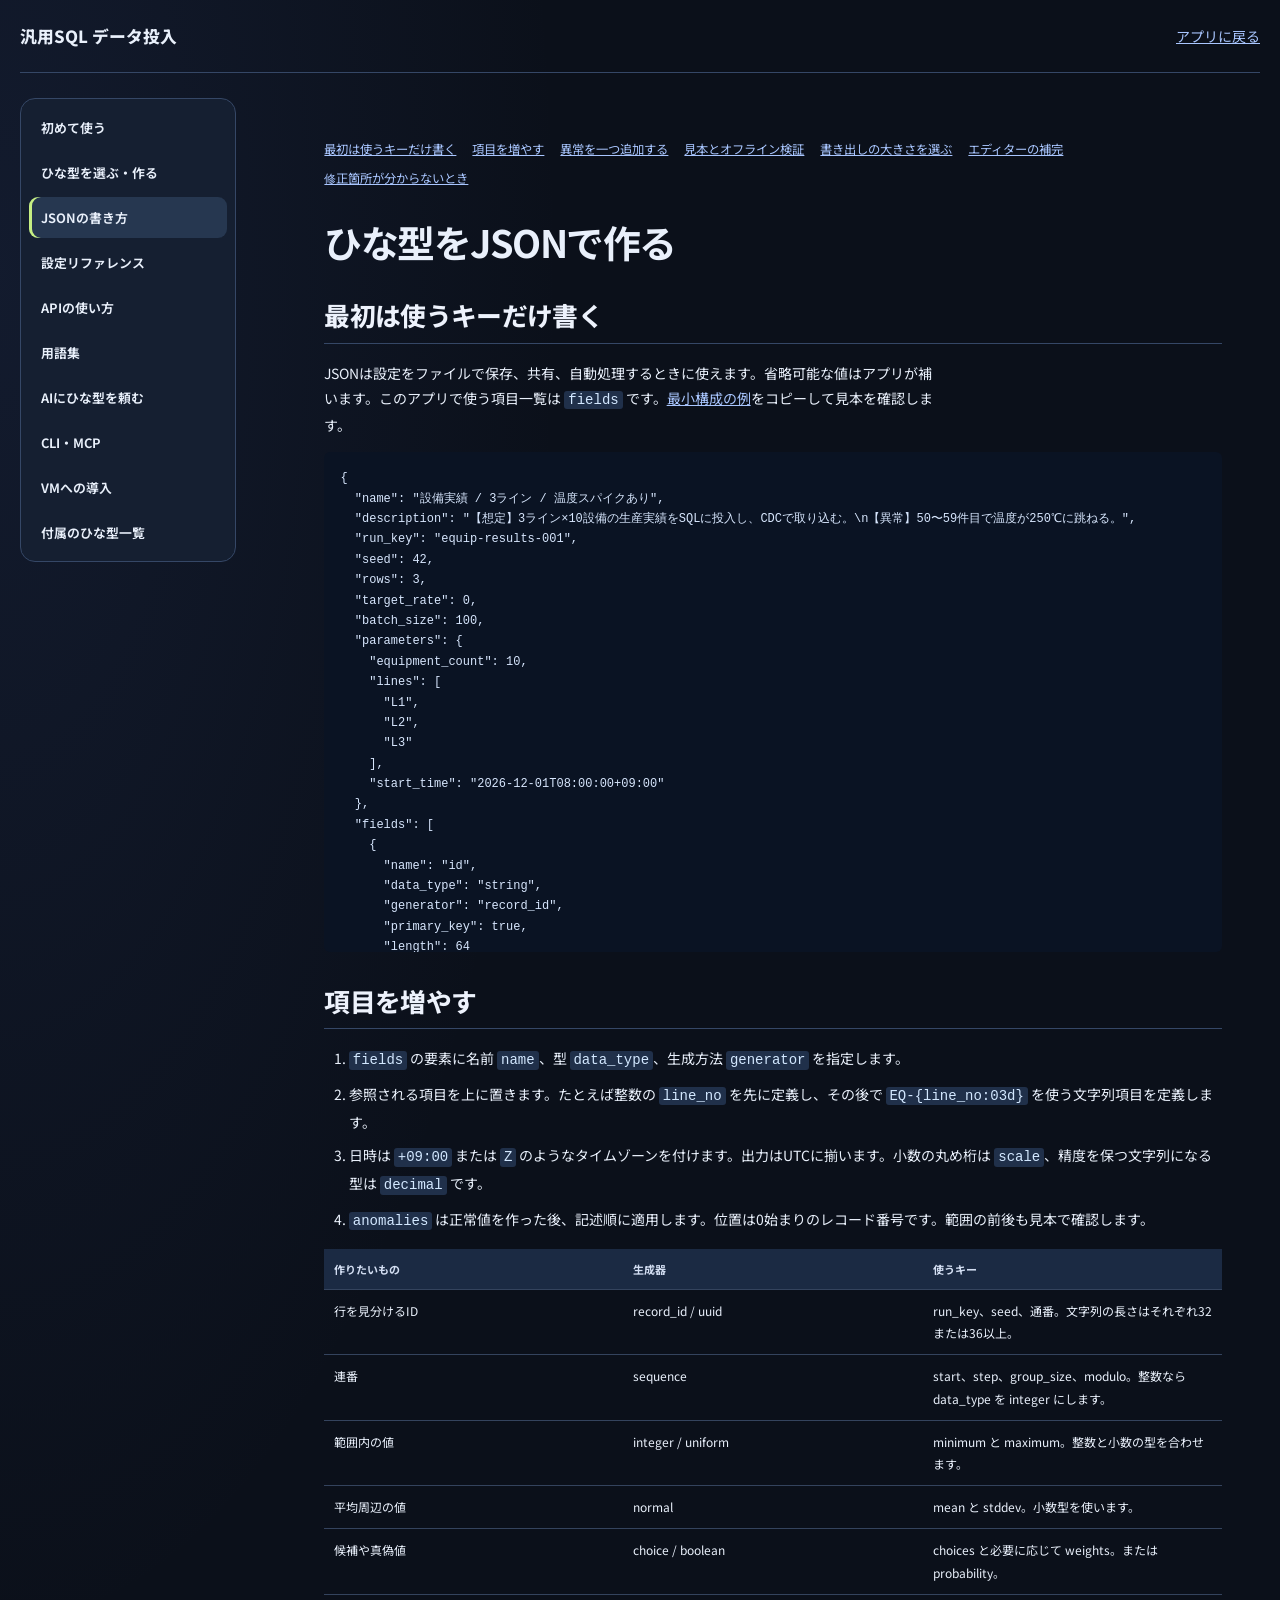
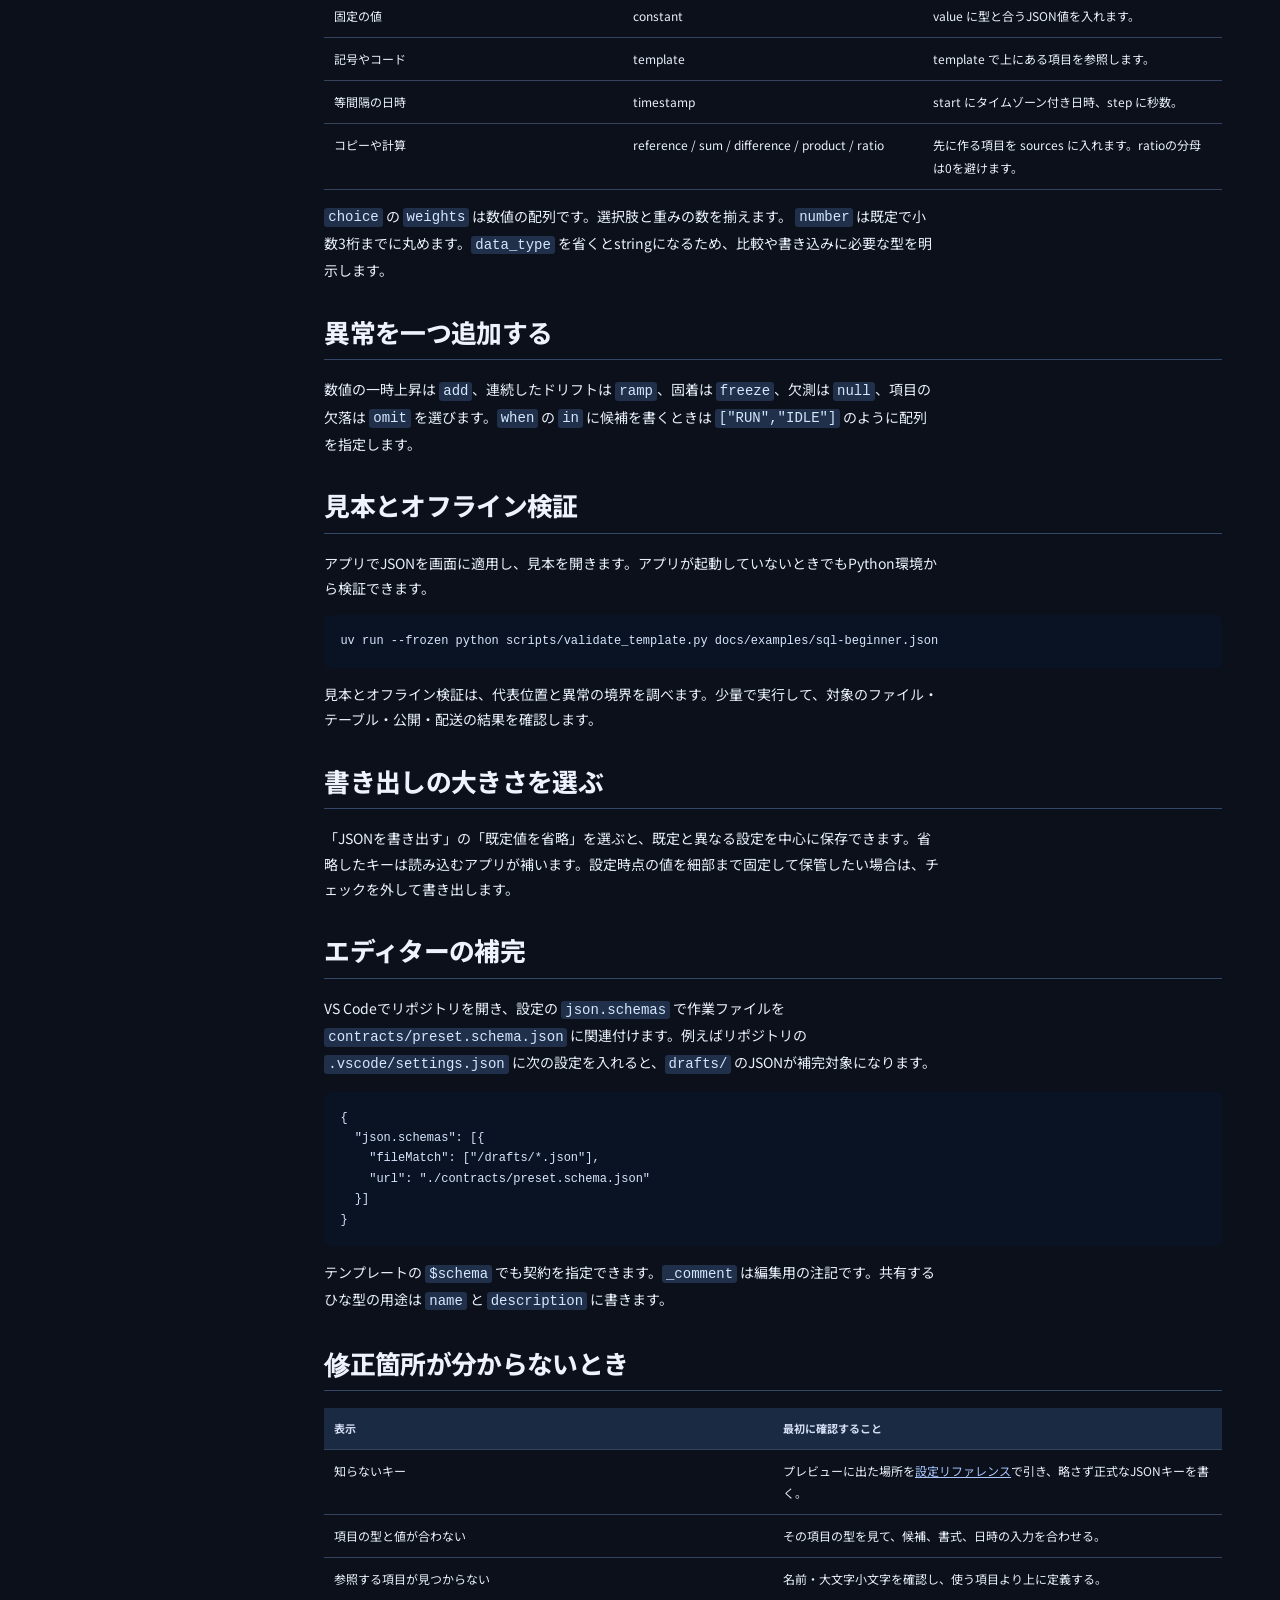
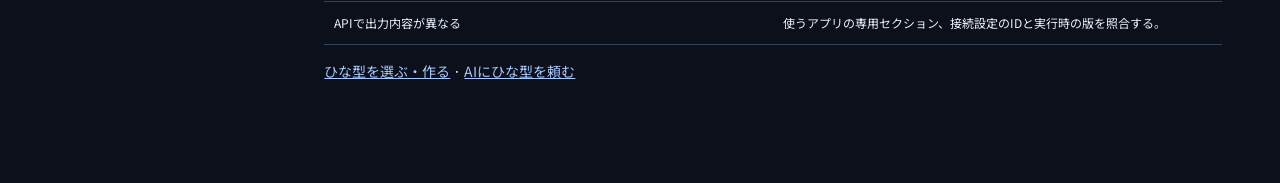
<file: docs/help-site/templates.html>
<!doctype html>
<html lang="ja">
<head>
  <meta charset="utf-8">
  <meta name="viewport" content="width=device-width, initial-scale=1">
  <title>JSONの書き方 | 汎用SQL データ投入</title>
  <link rel="stylesheet" href="/static/style.css">
  <link rel="stylesheet" href="/static/help.css">
  <script src="/static/help.js" defer></script>
</head>
<body class="help-page">
  <a class="help-skip" href="#help-content">本文へ移動</a>
  <div class="help-top">
    <a class="help-home" href="/">汎用SQL データ投入</a>
    <a href="/">アプリに戻る</a>
  </div>
  <div class="help-layout">
    <nav class="help-nav" aria-label="ヘルプ"><a href="/help/index.html">初めて使う</a><a href="/help/presets.html">ひな型を選ぶ・作る</a><a href="/help/templates.html" aria-current="page">JSONの書き方</a><a href="/help/settings.html">設定リファレンス</a><a href="/help/api.html">APIの使い方</a><a href="/help/glossary.html">用語集</a><a href="/help/ai.html">AIにひな型を頼む</a><a href="/help/mcp.html">CLI・MCP</a><a href="/help/install.html">VMへの導入</a><a href="/help/catalog.html">付属のひな型一覧</a></nav>
    <main class="help-content" id="help-content">
      <nav class="help-outline" aria-label="このページ"><a href="#最初は使うキ-だけ書く">最初は使うキーだけ書く</a><a href="#項目を増やす">項目を増やす</a><a href="#異常を一つ追加する">異常を一つ追加する</a><a href="#見本とオフライン検証">見本とオフライン検証</a><a href="#書き出しの大きさを選ぶ">書き出しの大きさを選ぶ</a><a href="#エディタ-の補完">エディターの補完</a><a href="#修正箇所が分からないとき">修正箇所が分からないとき</a></nav>
      <article><h1>ひな型をJSONで作る</h1>
<h2 id="最初は使うキ-だけ書く">最初は使うキーだけ書く</h2>
<p>JSONは設定をファイルで保存、共有、自動処理するときに使えます。省略可能な値はアプリが補います。このアプリで使う項目一覧は <code>fields</code> です。<a href="/help/examples/sql-beginner.json">最小構成の例</a>をコピーして見本を確認します。</p>
<pre><code class="language-json">{
  &quot;name&quot;: &quot;設備実績 / 3ライン / 温度スパイクあり&quot;,
  &quot;description&quot;: &quot;【想定】3ライン×10設備の生産実績をSQLに投入し、CDCで取り込む。\n【異常】50〜59件目で温度が250℃に跳ねる。&quot;,
  &quot;run_key&quot;: &quot;equip-results-001&quot;,
  &quot;seed&quot;: 42,
  &quot;rows&quot;: 3,
  &quot;target_rate&quot;: 0,
  &quot;batch_size&quot;: 100,
  &quot;parameters&quot;: {
    &quot;equipment_count&quot;: 10,
    &quot;lines&quot;: [
      &quot;L1&quot;,
      &quot;L2&quot;,
      &quot;L3&quot;
    ],
    &quot;start_time&quot;: &quot;2026-12-01T08:00:00+09:00&quot;
  },
  &quot;fields&quot;: [
    {
      &quot;name&quot;: &quot;id&quot;,
      &quot;data_type&quot;: &quot;string&quot;,
      &quot;generator&quot;: &quot;record_id&quot;,
      &quot;primary_key&quot;: true,
      &quot;length&quot;: 64
    },
    {
      &quot;name&quot;: &quot;seq_no&quot;,
      &quot;data_type&quot;: &quot;integer&quot;,
      &quot;generator&quot;: &quot;sequence&quot;
    },
    {
      &quot;name&quot;: &quot;equipment_no&quot;,
      &quot;data_type&quot;: &quot;integer&quot;,
      &quot;generator&quot;: &quot;integer&quot;,
      &quot;minimum&quot;: 1,
      &quot;maximum&quot;: &quot;$equipment_count&quot;
    },
    {
      &quot;name&quot;: &quot;equipment_code&quot;,
      &quot;data_type&quot;: &quot;string&quot;,
      &quot;generator&quot;: &quot;template&quot;,
      &quot;template&quot;: &quot;EQ-{equipment_no:03d}&quot;,
      &quot;length&quot;: 16
    },
    {
      &quot;name&quot;: &quot;line&quot;,
      &quot;data_type&quot;: &quot;string&quot;,
      &quot;generator&quot;: &quot;choice&quot;,
      &quot;choices&quot;: &quot;$lines&quot;,
      &quot;length&quot;: 8
    },
    {
      &quot;name&quot;: &quot;status&quot;,
      &quot;data_type&quot;: &quot;string&quot;,
      &quot;generator&quot;: &quot;choice&quot;,
      &quot;choices&quot;: [
        &quot;RUN&quot;,
        &quot;IDLE&quot;,
        &quot;STOP&quot;
      ],
      &quot;weights&quot;: [
        90,
        8,
        2
      ],
      &quot;length&quot;: 8
    },
    {
      &quot;name&quot;: &quot;temperature&quot;,
      &quot;data_type&quot;: &quot;number&quot;,
      &quot;generator&quot;: &quot;normal&quot;,
      &quot;mean&quot;: 65,
      &quot;stddev&quot;: 2.5,
      &quot;scale&quot;: 1
    },
    {
      &quot;name&quot;: &quot;output_qty&quot;,
      &quot;data_type&quot;: &quot;integer&quot;,
      &quot;generator&quot;: &quot;integer&quot;,
      &quot;minimum&quot;: 80,
      &quot;maximum&quot;: 120
    },
    {
      &quot;name&quot;: &quot;reject_qty&quot;,
      &quot;data_type&quot;: &quot;integer&quot;,
      &quot;generator&quot;: &quot;integer&quot;,
      &quot;minimum&quot;: 0,
      &quot;maximum&quot;: 5
    },
    {
      &quot;name&quot;: &quot;good_qty&quot;,
      &quot;data_type&quot;: &quot;integer&quot;,
      &quot;generator&quot;: &quot;difference&quot;,
      &quot;sources&quot;: [
        &quot;output_qty&quot;,
        &quot;reject_qty&quot;
      ]
    },
    {
      &quot;name&quot;: &quot;yield_ratio&quot;,
      &quot;data_type&quot;: &quot;number&quot;,
      &quot;generator&quot;: &quot;ratio&quot;,
      &quot;sources&quot;: [
        &quot;good_qty&quot;,
        &quot;output_qty&quot;
      ],
      &quot;scale&quot;: 4
    },
    {
      &quot;name&quot;: &quot;unit_price&quot;,
      &quot;data_type&quot;: &quot;decimal&quot;,
      &quot;generator&quot;: &quot;constant&quot;,
      &quot;value&quot;: &quot;125.50&quot;,
      &quot;precision&quot;: 12,
      &quot;scale&quot;: 2
    },
    {
      &quot;name&quot;: &quot;stop_reason&quot;,
      &quot;data_type&quot;: &quot;string&quot;,
      &quot;generator&quot;: &quot;constant&quot;,
      &quot;value&quot;: null,
      &quot;length&quot;: 32,
      &quot;condition&quot;: {
        &quot;field&quot;: &quot;status&quot;,
        &quot;operator&quot;: &quot;eq&quot;,
        &quot;value&quot;: &quot;STOP&quot;,
        &quot;then_value&quot;: &quot;MAINTENANCE&quot;
      }
    },
    {
      &quot;name&quot;: &quot;event_time&quot;,
      &quot;data_type&quot;: &quot;datetime&quot;,
      &quot;generator&quot;: &quot;timestamp&quot;,
      &quot;start&quot;: &quot;$start_time&quot;,
      &quot;step&quot;: 60,
      &quot;group_size&quot;: &quot;$equipment_count&quot;
    }
  ],
  &quot;anomalies&quot;: [
    {
      &quot;name&quot;: &quot;温度スパイク&quot;,
      &quot;field&quot;: &quot;temperature&quot;,
      &quot;operation&quot;: &quot;set&quot;,
      &quot;value&quot;: 250,
      &quot;from_row&quot;: 50,
      &quot;to_row&quot;: 59
    }
  ],
  &quot;sql&quot;: {
    &quot;schema_name&quot;: &quot;&quot;,
    &quot;table&quot;: &quot;equipment_results&quot;,
    &quot;operation&quot;: &quot;insert&quot;
  }
}
</code></pre>
<h2 id="項目を増やす">項目を増やす</h2>
<ol>
<li><code>fields</code> の要素に名前 <code>name</code>、型 <code>data_type</code>、生成方法 <code>generator</code> を指定します。</li>
<li>参照される項目を上に置きます。たとえば整数の <code>line_no</code> を先に定義し、その後で <code>EQ-{line_no:03d}</code> を使う文字列項目を定義します。</li>
<li>日時は <code>+09:00</code> または <code>Z</code> のようなタイムゾーンを付けます。出力はUTCに揃います。小数の丸め桁は <code>scale</code>、精度を保つ文字列になる型は <code>decimal</code> です。</li>
<li><code>anomalies</code> は正常値を作った後、記述順に適用します。位置は0始まりのレコード番号です。範囲の前後も見本で確認します。</li>
</ol>
<table>
<thead>
<tr>
<th>作りたいもの</th>
<th>生成器</th>
<th>使うキー</th>
</tr>
</thead>
<tbody>
<tr>
<td>行を見分けるID</td>
<td>record_id / uuid</td>
<td>run_key、seed、通番。文字列の長さはそれぞれ32または36以上。</td>
</tr>
<tr>
<td>連番</td>
<td>sequence</td>
<td>start、step、group_size、modulo。整数なら data_type を integer にします。</td>
</tr>
<tr>
<td>範囲内の値</td>
<td>integer / uniform</td>
<td>minimum と maximum。整数と小数の型を合わせます。</td>
</tr>
<tr>
<td>平均周辺の値</td>
<td>normal</td>
<td>mean と stddev。小数型を使います。</td>
</tr>
<tr>
<td>候補や真偽値</td>
<td>choice / boolean</td>
<td>choices と必要に応じて weights。または probability。</td>
</tr>
<tr>
<td>固定の値</td>
<td>constant</td>
<td>value に型と合うJSON値を入れます。</td>
</tr>
<tr>
<td>記号やコード</td>
<td>template</td>
<td>template で上にある項目を参照します。</td>
</tr>
<tr>
<td>等間隔の日時</td>
<td>timestamp</td>
<td>start にタイムゾーン付き日時、step に秒数。</td>
</tr>
<tr>
<td>コピーや計算</td>
<td>reference / sum / difference / product / ratio</td>
<td>先に作る項目を sources に入れます。ratioの分母は0を避けます。</td>
</tr>
</tbody>
</table>
<p><code>choice</code> の <code>weights</code> は数値の配列です。選択肢と重みの数を揃えます。 <code>number</code> は既定で小数3桁までに丸めます。<code>data_type</code> を省くとstringになるため、比較や書き込みに必要な型を明示します。</p>
<h2 id="異常を一つ追加する">異常を一つ追加する</h2>
<p>数値の一時上昇は <code>add</code>、連続したドリフトは <code>ramp</code>、固着は <code>freeze</code>、欠測は <code>null</code>、項目の欠落は <code>omit</code> を選びます。<code>when</code> の <code>in</code> に候補を書くときは <code>[&quot;RUN&quot;,&quot;IDLE&quot;]</code> のように配列を指定します。</p>
<h2 id="見本とオフライン検証">見本とオフライン検証</h2>
<p>アプリでJSONを画面に適用し、見本を開きます。アプリが起動していないときでもPython環境から検証できます。</p>
<pre><code class="language-sh">uv run --frozen python scripts/validate_template.py docs/examples/sql-beginner.json
</code></pre>
<p>見本とオフライン検証は、代表位置と異常の境界を調べます。少量で実行して、対象のファイル・テーブル・公開・配送の結果を確認します。</p>
<h2 id="書き出しの大きさを選ぶ">書き出しの大きさを選ぶ</h2>
<p>「JSONを書き出す」の「既定値を省略」を選ぶと、既定と異なる設定を中心に保存できます。省略したキーは読み込むアプリが補います。設定時点の値を細部まで固定して保管したい場合は、チェックを外して書き出します。</p>
<h2 id="エディタ-の補完">エディターの補完</h2>
<p>VS Codeでリポジトリを開き、設定の <code>json.schemas</code> で作業ファイルを <code>contracts/preset.schema.json</code> に関連付けます。例えばリポジトリの <code>.vscode/settings.json</code> に次の設定を入れると、<code>drafts/</code> のJSONが補完対象になります。</p>
<pre><code class="language-json">{
  &quot;json.schemas&quot;: [{
    &quot;fileMatch&quot;: [&quot;/drafts/*.json&quot;],
    &quot;url&quot;: &quot;./contracts/preset.schema.json&quot;
  }]
}
</code></pre>
<p>テンプレートの <code>$schema</code> でも契約を指定できます。<code>_comment</code> は編集用の注記です。共有するひな型の用途は <code>name</code> と <code>description</code> に書きます。</p>
<h2 id="修正箇所が分からないとき">修正箇所が分からないとき</h2>
<table>
<thead>
<tr>
<th>表示</th>
<th>最初に確認すること</th>
</tr>
</thead>
<tbody>
<tr>
<td>知らないキー</td>
<td>プレビューに出た場所を<a href="/help/settings.html">設定リファレンス</a>で引き、略さず正式なJSONキーを書く。</td>
</tr>
<tr>
<td>項目の型と値が合わない</td>
<td>その項目の型を見て、候補、書式、日時の入力を合わせる。</td>
</tr>
<tr>
<td>参照する項目が見つからない</td>
<td>名前・大文字小文字を確認し、使う項目より上に定義する。</td>
</tr>
<tr>
<td>APIで出力内容が異なる</td>
<td>使うアプリの専用セクション、接続設定のIDと実行時の版を照合する。</td>
</tr>
</tbody>
</table>
<p><a href="/help/presets.html">ひな型を選ぶ・作る</a> · <a href="/help/ai.html">AIにひな型を頼む</a></p>
</article>
    </main>
  </div>
</body>
</html>
</file>
<file: static/style.css>
@font-face {
  font-family: "Noto Sans JP";
  src: url("/static/fonts/noto-sans-jp-ui.woff2") format("woff2");
  font-style: normal;
  font-weight: 100 900;
  font-display: swap;
  unicode-range: U+0020-007E, U+00B5, U+00B7, U+00D7, U+2014, U+2026, U+2191-2193, U+3000-303F, U+3041-3096, U+3099-30FF, U+4E00, U+4E07, U+4E09-4E0B, U+4E0D-4E0E, U+4E21, U+4E26, U+4E2D, U+4E38, U+4E3B, U+4E71, U+4E86, U+4E88, U+4E8B-4E8C, U+4E92, U+4EA4, U+4EBA, U+4ECA, U+4ED5-4ED6, U+4ED8, U+4EE3, U+4EE5, U+4EEE, U+4EF6, U+4EFB, U+4F11, U+4F1D, U+4F34, U+4F3C, U+4F4D-4F4E, U+4F53, U+4F55, U+4F59, U+4F5C, U+4F7F, U+4F8B, U+4F9B, U+4F9D, U+4FA1, U+4FC2, U+4FDD, U+4FE1, U+500B, U+500D, U+5019, U+5024, U+504F, U+505C, U+5065, U+5074, U+507D, U+5099, U+50B7, U+50BE, U+50CD, U+50CF, U+5104, U+512A, U+5143, U+5148, U+5165, U+5168, U+516C, U+5171, U+5177, U+5185, U+518D, U+5199, U+51AA, U+51E6, U+51FA, U+5206-5207, U+5217, U+521D, U+5224-5225, U+5229, U+5230, U+5236, U+523B, U+5247, U+524A, U+524D, U+526F, U+5272, U+529B, U+529F-52A0, U+52A9, U+52B9, U+52D5, U+52D9, U+52DD, U+5305, U+5316, U+533A, U+533F, U+534A, U+5354, U+5358, U+5370, U+5373, U+5378, U+539F, U+53B3, U+53BB, U+53C2, U+53CA, U+53CD-53CE, U+53D6-53D7, U+53E3-53E4, U+53EF-53F0, U+53F3, U+53F7, U+5404, U+5408, U+540C-540D, U+5411, U+5426, U+542B, U+544A, U+5468, U+5473, U+547C-547D, U+548C, U+54C1, U+554F, U+5668, U+56DB, U+56DE, U+56F2-56F3, U+56FA, U+5727-5728, U+5730, U+5747, U+5766, U+578B, U+57CB, U+57DF, U+57FA, U+5831, U+5834, U+5883, U+5897, U+58CA, U+58F2, U+5909, U+5916, U+591A, U+5927, U+5931, U+5951, U+5968, U+59A5, U+59A8, U+59CB, U+59D4, U+5B50, U+5B57-5B58, U+5B88-5B89, U+5B8C, U+5B9A-5B9B, U+5B9F, U+5BA3, U+5BB3, U+5BB9, U+5BC4, U+5BC6, U+5BF8, U+5BFE-5BFF, U+5C02, U+5C0A, U+5C0E-5C0F, U+5C11, U+5C3E, U+5C4A, U+5C55, U+5C5E, U+5C64-5C65, U+5C90, U+5D29, U+5DE1, U+5DE5-5DE6, U+5DE8, U+5DEE, U+5DF1, U+5DFB, U+5E03, U+5E0C, U+5E2F-5E30, U+5E38, U+5E45, U+5E73-5E74, U+5E8F, U+5E95, U+5EA6-5EA7, U+5EAB, U+5EC3, U+5EF6, U+5F0F, U+5F15, U+5F27, U+5F35, U+5F37, U+5F53, U+5F62, U+5F71, U+5F85, U+5F8C, U+5F90, U+5F93, U+5F97, U+5FA1, U+5FA9, U+5FC3, U+5FC5, U+5FDC, U+6027, U+60C5, U+60F3, U+610F, U+614B, U+61B6, U+6210, U+623B, U+6240, U+624B, U+6271, U+627F-6280, U+6291, U+6295, U+6298, U+629E, U+62BC-62BD, U+62C5, U+62D2, U+62E0-62E1, U+62EC, U+6301, U+6307, U+6319, U+632F, U+633F, U+6357, U+6368, U+6392, U+639B, U+63A1-63A2, U+63A5, U+63A8, U+63C3, U+63CF-63D0, U+63DB, U+63E1, U+63F4, U+640D, U+643A, U+6442, U+64CD, U+64EC, U+652F, U+6539, U+653E, U+6557, U+6563, U+6570, U+6574, U+6587, U+659C, U+65AD, U+65B0, U+65B9, U+65BD, U+65E2, U+65E5, U+65E7, U+6607, U+660E, U+6620, U+6642, U+666F, U+6697, U+66F4, U+66F8, U+66FF-6700, U+6709, U+671B, U+671F, U+672A-672C, U+675F, U+6761, U+6765, U+6790, U+679A, U+679C, U+67A0, U+67B6, U+67FB, U+6821, U+683C, U+6841, U+6848, U+68B1, U+68DA, U+691C, U+696D, U+69CB, U+69D8, U+6A19, U+6A21, U+6A29-6A2A, U+6A5F, U+6B04, U+6B20-6B21, U+6B62-6B63, U+6B69, U+6B74, U+6B8A-6B8B, U+6BB5, U+6BCD-6BCE, U+6BD4, U+6C0F, U+6C17, U+6C38, U+6C42, U+6C4E, U+6C7A, U+6CBF, U+6CC1, U+6CD5, U+6CE2, U+6CE8, U+6D3E, U+6D41, U+6D6E, U+6D88, U+6DF1, U+6DF7, U+6DFB, U+6E08-6E09, U+6E21, U+6E29, U+6E2C, U+6E80, U+6E90, U+6E96, U+6EDE, U+6F0F, U+6F14, U+70B9, U+7121, U+7167, U+71B1, U+7247-7248, U+7269, U+7279, U+72B6, U+72EC, U+7336, U+7387, U+73FE, U+7406, U+74B0, U+751F, U+7523, U+7528, U+7531, U+753B, U+754C, U+7559, U+7565, U+756A, U+7570, U+758E, U+7591, U+767A-767B, U+767D, U+7684, U+76BF, U+76E3-76E4, U+76EE, U+76F4, U+76F8, U+76FE, U+7701, U+771F, U+7740, U+77AC, U+77DB, U+77E5, U+77ED, U+7834, U+78BA, U+793A, U+7968, U+7981, U+79D2, U+79D8, U+79F0, U+79FB, U+7A0B, U+7A0E, U+7A2E, U+7A3C, U+7A4D, U+7A7A, U+7A81, U+7A93, U+7ACB, U+7AEF, U+7AF6, U+7B26, U+7B2C, U+7B49, U+7B54, U+7B87, U+7B97, U+7BA1, U+7BC0, U+7BC4, U+7BC9, U+7C21, U+7C8B, U+7C92, U+7CBE, U+7CFB, U+7D04, U+7D0B, U+7D0D, U+7D14, U+7D20, U+7D22, U+7D2F-7D30, U+7D42, U+7D44, U+7D4C, U+7D50, U+7D5E, U+7D61, U+7D71, U+7D76, U+7D99-7D9A, U+7DAD, U+7DCF, U+7DD2, U+7DDA, U+7DE8-7DE9, U+7E1B, U+7E26, U+7E2E, U+7E3E, U+7E70, U+7F6E, U+7F72, U+7FA4, U+7FA9, U+8005, U+80A2, U+80CC, U+80FD, U+8108, U+81EA, U+81F4, U+822C, U+826F, U+8272, U+82F1, U+8377, U+843D, U+884C, U+8853, U+885D, U+8868, U+88C5, U+88D5, U+88DC, U+88FD, U+8907, U+8981, U+898B, U+898F, U+8996, U+89A7, U+89AA, U+89B3, U+89E3, U+89E6, U+8A00, U+8A08, U+8A18, U+8A2D, U+8A31, U+8A33, U+8A3C, U+8A55, U+8A66, U+8A70, U+8A72-8A73, U+8A8D, U+8A9E, U+8AA4, U+8AAC-8AAD, U+8ABF, U+8ACB, U+8AD6, U+8B58, U+8B66, U+8B72, U+8B77, U+8C61, U+8CA0, U+8CA8, U+8CB8, U+8CBC, U+8CC7, U+8CEA, U+8CFC, U+8D64, U+8D70, U+8D77, U+8D85, U+8D8A, U+8DB3, U+8DE1, U+8DEF, U+8EE2, U+8EF8, U+8EFD, U+8F03, U+8F09, U+8F9E, U+8FBA, U+8FBC, U+8FBF, U+8FC2, U+8FD1, U+8FD4, U+8FF0, U+8FFD, U+9001, U+9006, U+9010, U+9014, U+901A, U+901F-9020, U+9023, U+9032, U+9045, U+904E, U+9054-9055, U+9069, U+9077-9078, U+907F, U+90E8, U+914D, U+91C8, U+91CD, U+91CF, U+91D1, U+91DD, U+9332, U+9375, U+9396, U+9577, U+9580, U+9589, U+958B, U+9593, U+95A2, U+95B2, U+95BE, U+9632, U+964D, U+9650, U+9664-9665, U+968E, U+9694, U+969B-969C, U+96A0, U+96A3, U+96C6, U+96E2, U+9732, U+9752, U+9759, U+975E, U+9762, U+97FF, U+9805-9806, U+9808, U+9818, U+982D, U+983B-983C, U+984D, U+985E, U+98DB, U+98DF, U+9A13, U+9AA8, U+9AD8, U+9ED9, U+FF01-FF9F, U+FFA1-FFBE, U+FFC2-FFC7, U+FFCA-FFCF, U+FFD2-FFD7, U+FFDA-FFDC, U+FFE0-FFE6, U+FFE8-FFEE;
}
:root {
  color-scheme: dark;
  --bg: #10171d;
  --panel: #17232c;
  --panel2: #1d2c36;
  --line: #30434f;
  --ink: #e8f0f2;
  --muted: #9dafbb;
  --accent: #72dec7;
  --warn: #f7c783;
  font-family: "Noto Sans JP", "Hiragino Sans", "Yu Gothic", "Meiryo", "Noto Sans CJK JP", sans-serif;
  font-size: 14px;
}
* {
  box-sizing: border-box;
}
body {
  margin: 0;
  background: var(--bg);
  color: var(--ink);
}
header {
  padding: 30px 4vw 26px;
  border-bottom: 1px solid var(--line);
  display: flex;
  justify-content: space-between;
  align-items: center;
  background: radial-gradient(ellipse at 85% 0, #20473e88, transparent 60%);
}
h1 {
  font-size: 28px;
  letter-spacing: -0.04em;
  margin: 8px 0;
}
h2 {
  font-size: 23px;
  margin: 6px 0;
}
h3 {
  font-size: 17px;
  margin: 0 0 14px;
}
p {
  line-height: 1.8;
}
.eyebrow {
  font-size: 10px;
  letter-spacing: 0.16em;
  color: var(--accent);
  font-weight: 700;
}
.version {
  margin-left: 12px;
  color: var(--muted);
}
header p {
  margin: 0;
  color: var(--muted);
}
.layout {
  display: grid;
  grid-template-columns: 222px minmax(0, 1fr);
  max-width: 1500px;
  margin: auto;
}
aside {
  padding: 30px 18px;
  border-right: 1px solid var(--line);
}
nav {
  display: grid;
  gap: 8px;
}
.nav {
  display: flex;
  gap: 12px;
  padding: 14px;
  text-align: left;
  border: 1px solid transparent;
  background: none;
  color: var(--muted);
  font-size: 11px;
}
.nav span {
  font-size: 13px;
}
.nav.active {
  background: var(--panel2);
  border-color: var(--line);
  color: var(--accent);
}
.aside-note {
  border-top: 1px solid var(--line);
  margin-top: 30px;
  padding: 24px 10px;
  color: var(--muted);
  font-size: 12px;
}
#contextHelp {
  color: var(--ink);
  border-left: 2px solid var(--accent);
  padding-left: 12px;
  overflow-wrap: anywhere;
}
main {
  padding: 30px clamp(16px, 3vw, 42px);
  min-width: 0;
}
.section-head {
  display: flex;
  justify-content: space-between;
  align-items: center;
  gap: 16px;
  margin-bottom: 20px;
}
.card {
  padding: 22px;
  background: var(--panel);
  border: 1px solid var(--line);
  border-radius: 12px;
  margin-bottom: 18px;
}
.grid {
  display: grid;
  grid-template-columns: repeat(auto-fit, minmax(min(230px, 100%), 1fr));
  gap: 18px;
}
.control {
  min-width: 0;
}
label,
.field-label {
  display: block;
  font-size: 12px;
  font-weight: 500;
  color: #c7d6dc;
}
input,
select,
textarea {
  width: 100%;
  border: 1px solid var(--line);
  border-radius: 6px;
  background: #0e1a23;
  color: var(--ink);
  padding: 11px;
  margin-top: 8px;
  font: inherit;
  font-size: 13px;
  min-width: 0;
}
input[type="checkbox"] {
  width: 18px;
  height: 18px;
  margin: 0 8px 0 0;
  accent-color: var(--accent);
  vertical-align: middle;
}
input[type="file"] {
  padding: 8px;
}
textarea {
  resize: vertical;
  line-height: 1.6;
  font-family: ui-monospace, SFMono-Regular, Consolas, "Noto Sans JP", "Yu Gothic", "Noto Sans CJK JP", monospace;
}
input:focus,
select:focus,
textarea:focus,
button:focus-visible,
.help:focus {
  outline: 2px solid var(--accent);
  outline-offset: 2px;
}
input:invalid,
textarea:invalid {
  border-color: #da826c;
}
button {
  cursor: pointer;
  background: var(--panel2);
  border: 1px solid var(--line);
  border-radius: 7px;
  color: var(--ink);
  padding: 10px 14px;
  font: inherit;
  font-size: 12px;
  white-space: normal;
}
button:hover {
  border-color: var(--accent);
  color: var(--accent);
}
button:disabled {
  opacity: 0.45;
  cursor: wait;
}
.primary {
  background: var(--accent);
  color: #0f2923;
  font-weight: 700;
  border-color: var(--accent);
  padding: 12px 22px;
}
.primary:hover {
  background: #a6f4e3;
  color: #0f2923;
}
.secondary {
  border-color: var(--accent);
  color: var(--accent);
}
.ghost {
  background: transparent;
  color: var(--muted);
}
.danger {
  color: #ffa58e;
}
.toolbar,
.actionbar {
  display: flex;
  align-items: end;
  gap: 12px;
  flex-wrap: wrap;
}
.actionbar {
  margin: 20px 0;
  align-items: center;
}
.toolbar .compact {
  min-width: 220px;
  flex: 1;
}
.toolbar select {
  margin-top: 5px;
}
.toolbar label {
  flex: 1;
  min-width: 150px;
}
.muted {
  color: var(--muted);
  font-size: 12px;
  line-height: 1.7;
}
.intro {
  color: var(--muted);
  margin-top: -8px;
}
.badge {
  display: inline-block;
  background: #264338;
  color: var(--accent);
  border: 1px solid #3c6353;
  border-radius: 24px;
  font-size: 10px;
  padding: 5px 10px;
  white-space: nowrap;
}
.tab {
  display: none;
}
.tab.active {
  display: block;
}
.help {
  display: inline-flex;
  align-items: center;
  justify-content: center;
  border: 1px solid #5c7482;
  color: var(--muted);
  width: 16px;
  height: 16px;
  border-radius: 50%;
  font-size: 10px;
  margin-left: 6px;
  cursor: help;
}
.hint {
  position: relative;
}
.hint:hover > .field-label,
.hint:hover > label {
  color: var(--accent);
}
#tooltip {
  position: fixed;
  z-index: 1000;
  background: #e0f2ec;
  color: #17362d;
  border: 1px solid var(--accent);
  padding: 15px 17px;
  border-radius: 9px;
  box-shadow: 0 8px 40px #0008;
  max-width: min(390px, calc(100vw - 24px));
  font-size: 12px;
  line-height: 1.8;
  white-space: pre-wrap;
  overflow-wrap: anywhere;
  pointer-events: none;
}
details > summary {
  cursor: pointer;
  color: #d6e5e9;
  font-weight: 600;
  font-size: 13px;
  line-height: 1.8;
}
details[open] > summary {
  margin-bottom: 20px;
}
.subsection {
  grid-column: 1/-1;
  border-top: 1px solid var(--line);
  padding-top: 18px;
}
.field-card {
  border: 1px solid var(--line);
  border-radius: 8px;
  padding: 16px;
  margin-bottom: 12px;
  background: #121e27;
}
.field-head {
  display: grid;
  grid-template-columns: 1.2fr 1fr 1.25fr auto;
  gap: 12px;
  align-items: end;
  margin-bottom: 14px;
}
.field-actions {
  display: flex;
  gap: 5px;
  padding-bottom: 2px;
}
.field-actions button {
  padding: 9px;
}
.field-list {
  margin-top: 18px;
}
.json-hint {
  font-size: 10px;
  color: var(--muted);
  margin-top: 5px;
}
.checklabel {
  display: flex;
  align-items: center;
  margin: 12px 0;
  font-size: 12px;
}
.profile-list {
  display: grid;
  grid-template-columns: repeat(auto-fill, minmax(220px, 1fr));
  gap: 12px;
  margin-bottom: 20px;
}
.profile {
  padding: 15px;
  display: flex;
  flex-direction: column;
  gap: 10px;
  text-align: left;
}
.profile.active {
  border-color: var(--accent);
  background: #203930;
}
pre {
  font-size: 12px;
  line-height: 1.7;
  white-space: pre-wrap;
  overflow-wrap: anywhere;
  max-height: 500px;
  overflow: auto;
  background: #0c161e;
  border-radius: 6px;
  padding: 16px;
}
.code {
  font-size: 12px;
  tab-size: 2;
}
.table-scroll {
  overflow: auto;
  max-height: 350px;
}
table {
  border-collapse: collapse;
  width: 100%;
  font-size: 12px;
}
th,
td {
  text-align: left;
  padding: 10px;
  border-bottom: 1px solid var(--line);
  white-space: nowrap;
  max-width: 360px;
  overflow: hidden;
  text-overflow: ellipsis;
}
th {
  color: var(--accent);
  font-size: 11px;
}
#notice:not(:empty) {
  border: 1px solid #527167;
  background: #1c352c;
  color: #b5f6dc;
  border-radius: 8px;
  padding: 14px;
  margin-bottom: 20px;
  white-space: pre-wrap;
  overflow-wrap: anywhere;
}
#notice.error {
  border-color: #a36b56;
  background: #39291f;
  color: #ffbf9f;
}
.job-progress {
  height: 6px;
  background: #0b171d;
  border-radius: 6px;
  overflow: hidden;
  margin: 14px 0;
}
.job-progress > div {
  height: 100%;
  background: var(--accent);
}
.stats {
  display: flex;
  gap: 30px;
  flex-wrap: wrap;
}
.stats b {
  display: block;
  font-size: 24px;
  color: var(--accent);
  margin-top: 5px;
}
.note {
  color: var(--muted);
  font-size: 12px;
  line-height: 1.8;
}
footer {
  border-top: 1px solid var(--line);
  padding: 18px 4vw;
  color: var(--muted);
  font-size: 11px;
}
#secretState {
  overflow-wrap: anywhere;
}
[hidden] {
  display: none !important;
}
@media (min-width: 1100px) {
  .grid {
    grid-template-columns: repeat(3, minmax(0, 1fr));
  }
}
@media (max-width: 760px) {
  header {
    padding: 20px;
  }
  h1 {
    font-size: 23px;
  }
  .layout {
    display: block;
  }
  aside {
    padding: 12px 16px;
    border-right: 0;
    border-bottom: 1px solid var(--line);
  }
  nav {
    display: flex;
    overflow-x: auto;
  }
  .nav {
    padding: 10px;
    flex-shrink: 0;
  }
  .nav span {
    font-size: 11px;
  }
  .aside-note {
    display: none;
  }
  main {
    padding: 22px 16px;
  }
  .section-head {
    align-items: start;
  }
  .section-head > .muted {
    display: none;
  }
  .card {
    padding: 16px;
  }
  .field-head {
    grid-template-columns: 1fr 1fr;
  }
  .field-head > .control:first-child {
    grid-column: 1/-1;
  }
  .field-actions {
    grid-column: 1/-1;
  }
  .toolbar {
    align-items: center;
  }
  .toolbar .compact {
    min-width: 150px;
  }
  .actionbar .muted {
    width: 100%;
  }
}

#presetDetails {
  white-space: pre-wrap;
  border-left: 2px solid var(--accent);
  padding: 10px 18px;
  line-height: 1.9;
  background: var(--panel);
  border-radius: 6px;
}

.advanced-stack.grid {
  display: block;
}
.advanced-stack > .card {
  margin-bottom: 10px;
}
.advanced-stack > .card:last-child {
  margin-bottom: 0;
}

@media (max-width: 520px) {
  nav {
    display: grid;
    grid-template-columns: repeat(2, minmax(0, 1fr));
  }
  .nav {
    min-width: 0;
    white-space: normal;
  }
}

header {
  gap: 16px;
}
header > div {
  min-width: 0;
}
header > .badge {
  flex-shrink: 0;
}
.nav {
  min-height: 44px;
  font-size: 13px;
  align-items: center;
}
#generate button,
#generate summary {
  min-height: 40px;
}
#generate summary {
  padding-block: 8px;
  line-height: 1.6;
}
#generate summary:focus-visible,
#generate .table-scroll:focus-visible {
  outline: 2px solid var(--accent);
  outline-offset: 3px;
}
.preview-step {
  border-color: #49766e;
  background: linear-gradient(120deg, #1a2e33, var(--panel) 60%);
}
.preview-step h3 {
  margin-bottom: 6px;
}
.preview-step .muted {
  margin-top: 0;
}
.run-step .actionbar {
  margin: 12px 0;
}
@media (max-width: 520px) {
  header {
    flex-direction: column;
    align-items: flex-start;
    gap: 10px;
  }
  #generate .toolbar > label {
    flex-basis: 100%;
  }
}

.preset-scenario {
  margin: 12px 0;
  padding: 10px 12px;
  border-left: 2px solid var(--accent);
  border-radius: 4px;
  background: var(--panel2);
  overflow-wrap: anywhere;
}
.preset-scenario p {
  margin: 4px 0 0;
  white-space: pre-wrap;
}

#presetMetadata {
  margin-bottom: 18px;
}
#presetMetadata > label,
#presetMetadata > button {
  margin-top: 12px;
}

.preset-metadata-fields {
  display: grid;
  grid-template-columns: repeat(auto-fit, minmax(min(250px, 100%), 1fr));
  gap: 12px 18px;
}

/* ひな型カタログとプレビュー比較 */
#comparison[hidden],
#comparison [hidden] {
  display: none;
}
.comparison-controls,
.comparison-actions,
.comparison-selection {
  display: flex;
  flex-wrap: wrap;
  align-items: center;
  gap: 8px 12px;
}
.comparison-search {
  flex: 1 1 230px;
  min-width: 0;
}
.comparison-check {
  display: inline-flex;
  align-items: center;
  gap: 8px;
}
.comparison-check input,
.comparison-catalog input {
  width: auto;
  min-width: 1rem;
  flex: 0 0 auto;
  accent-color: #76dacc;
}
.comparison-catalog,
.comparison-selection {
  list-style: none;
  margin: 8px 0 14px;
  padding: 0;
}
.comparison-catalog {
  max-height: 23rem;
  overflow: auto;
  scrollbar-gutter: stable;
}
.comparison-catalog > li {
  display: flex;
  flex-wrap: wrap;
  align-items: flex-start;
  gap: 8px 12px;
  border-top: 1px solid var(--line, #37525f);
  padding: 10px 2px;
  overflow-wrap: anywhere;
}
.comparison-catalog label {
  flex: 1 1 230px;
  display: flex;
  align-items: flex-start;
  gap: 8px;
  min-width: 0;
}
.comparison-catalog label > span {
  min-width: 0;
}
.comparison-catalog small,
.comparison-table small,
.comparison-scenario {
  display: block;
  color: var(--muted, #a9bcc7);
}
.comparison-scenario {
  margin-top: 4px;
}
.comparison-catalog button,
.comparison-actions button {
  max-width: 100%;
  white-space: normal;
}
.comparison-catalog button[aria-pressed="true"],
.comparison-selection li {
  border: 1px solid #66b4ac;
  border-radius: 8px;
  background: rgba(59, 178, 160, 0.15);
}
.comparison-selection li {
  padding: 4px 8px;
  overflow-wrap: anywhere;
  min-width: 0;
  max-width: 100%;
}
.comparison-table {
  overflow: auto;
  margin-top: 14px;
}
.comparison-table table {
  min-width: 480px;
}
.comparison-table th {
  min-width: 128px;
  overflow-wrap: anywhere;
}
.comparison-table .comparison-changed {
  background: rgba(59, 178, 160, 0.14);
}

/* 画面全体で使う余白・階層・操作状態 */
:root {
  --bg: #0b101a;
  --panel: #141d2d;
  --panel2: #1c2940;
  --line: #34435d;
  --ink: #edf2fc;
  --muted: #aebed5;
  --accent: #c4ef86;
  --warn: #ffd28b;
  --input: #0b1425;
  --focus: #c4ef86;
  --edge: rgba(168, 192, 239, .16);
  font-size: 14px;
  font-kerning: normal;
}
body {
  min-height: 100vh;
  background:
    radial-gradient(ellipse at 0% 8%, rgba(58, 83, 149, .16), transparent 40rem),
    var(--bg);
}
header {
  isolation: isolate;
  position: relative;
  min-height: 156px;
  padding: 28px max(4vw, calc((100vw - 1390px) / 2)) 30px;
  gap: 18px;
  background:
    radial-gradient(ellipse at 90% -45%, rgba(115, 150, 255, .35), transparent 62%),
    linear-gradient(112deg, #131e31, #11172a 63%, #1b2942);
  border-bottom-color: #455b7d;
}
header::before {
  content: "";
  position: absolute;
  z-index: -1;
  inset: 0 0 0 42%;
  background-image:
    linear-gradient(rgba(164, 191, 247, .09) 1px, transparent 1px),
    linear-gradient(90deg, rgba(164, 191, 247, .09) 1px, transparent 1px);
  background-size: 28px 28px;
  mask-image: linear-gradient(90deg, transparent, black);
  pointer-events: none;
}
header > div {
  min-width: 0;
}
header h1 {
  font-size: clamp(25px, 1.8vw + .8rem, 40px);
  line-height: 1.18;
  letter-spacing: -.025em;
  font-weight: 780;
  margin: 4px 0 12px;
  overflow-wrap: anywhere;
}
header p {
  max-width: 75ch;
  line-height: 1.65;
  font-size: 13px;
}
header > .badge {
  display: inline-flex;
  align-items: center;
  gap: 8px;
  padding: 7px 12px;
  border-radius: 99px;
  background: #0e192a;
  border-color: #486681;
  font-variant-numeric: tabular-nums;
}
header > .badge::before {
  content: "";
  width: 7px;
  height: 7px;
  border-radius: 50%;
  background: currentColor;
  flex: 0 0 auto;
}
.layout {
  max-width: 1460px;
  padding: 30px clamp(16px, 3.6vw, 44px) 68px;
  gap: clamp(18px, 2.8vw, 40px);
  grid-template-columns: 214px minmax(0, 1fr);
}
.layout > aside,
.layout > main {
  padding: 0;
  border-right: 0;
  min-width: 0;
}
.layout > aside > nav {
  gap: 4px;
  padding: 7px;
  min-width: 0;
  background: #101827;
  border: 1px solid var(--edge);
  border-radius: 16px;
  box-shadow: 0 8px 24px rgb(0 0 0 / .15);
}
nav .nav {
  position: relative;
  display: flex;
  justify-content: flex-start;
  align-items: center;
  min-height: 43px;
  min-width: 0;
  padding: 10px 12px;
  gap: 6px;
  border-radius: 10px;
  border-color: transparent;
  background: transparent;
  font-size: 13px;
  font-weight: 600;
  white-space: normal;
  overflow-wrap: anywhere;
}
nav .nav:hover {
  background: #1a2840;
}
nav .nav.active {
  background: linear-gradient(100deg, #2a3b55, #1e2b43);
  border-color: #4c6384;
  color: #eef4ff;
  padding-left: 18px;
}
nav .nav.active::before {
  content: "";
  position: absolute;
  left: 7px;
  width: 3px;
  height: 15px;
  border-radius: 3px;
  background: var(--accent);
}
.aside-note {
  margin-top: 18px;
  padding: 14px;
  border: 1px solid var(--edge);
  border-radius: 14px;
  color: var(--muted);
  background: #101827;
}
#contextHelp {
  margin-top: 14px;
  color: var(--muted);
  border-color: #7895d4;
}
main h2 {
  color: var(--ink);
  font-size: clamp(22px, 1.25vw + .7rem, 31px);
  line-height: 1.28;
  margin: 0 0 17px;
  letter-spacing: -.026em;
  font-weight: 760;
  overflow-wrap: anywhere;
}
main h3 {
  font-size: 16px;
  line-height: 1.4;
  font-weight: 720;
  letter-spacing: -.01em;
}
.card {
  padding: clamp(15px, 2.1vw, 25px);
  border: 1px solid var(--edge);
  border-radius: 16px;
  background: linear-gradient(155deg, #19263c, var(--panel) 60%);
  box-shadow: 0 10px 30px rgb(0 0 0 / .12);
}
label,
.field-label {
  color: #d7e2f4;
  font-size: 13px;
  line-height: 1.5;
  font-weight: 570;
}
input,
select,
textarea {
  border-color: #405370;
  border-radius: 9px;
  background-color: var(--input);
  color: var(--ink);
}
input:focus-visible,
select:focus-visible,
textarea:focus-visible,
summary:focus-visible,
button:focus-visible,
[tabindex="0"]:focus-visible {
  outline: 2px solid var(--focus);
  outline-offset: 3px;
}
button {
  border-radius: 9px;
  min-height: 40px;
  border-color: #485c7d;
  background-color: #1f2e47;
  color: #e4ecfc;
  font-weight: 620;
}
button:hover:not(:disabled) {
  border-color: #aac2e8;
}
button.primary {
  border-color: var(--accent);
  background: var(--accent);
  color: #182411;
  font-weight: 750;
}
button.primary:hover:not(:disabled) {
  border-color: #e8ffc7;
  background: #d9fbad;
  color: #111b0c;
}
button:disabled {
  opacity: .58;
}
.card .badge {
  background: #1c2b43;
  border-color: #465d81;
}
.preset-scenario {
  border-left: 3px solid #91aaff;
  background: #1d2c46;
}
.preview-step {
  background: linear-gradient(140deg, #253753, #152135 72%);
}
summary {
  color: #e4ecfc;
  overflow-wrap: anywhere;
}
.table-scroll,
.comparison-table {
  border: 1px solid var(--edge);
  border-radius: 10px;
}
th {
  color: #d3def2;
  background: #1b2a43;
}
pre,
.code {
  background: #0a1323;
  border-color: #344662;
  color: #d7e6fd;
  font-variant-numeric: tabular-nums;
}
.comparison-table .comparison-changed {
  background: rgba(163, 215, 109, .12);
}
.comparison-catalog button[aria-pressed="true"],
.comparison-selection li {
  border-color: #89ac65;
  background: rgba(171, 222, 120, .13);
}
@media (max-width: 760px) {
  header {
    min-height: 0;
    padding: 22px 4vw;
  }
  .layout {
    display: grid;
    grid-template-columns: minmax(0, 1fr);
    padding-top: 16px;
    gap: 20px;
  }
  .layout > aside > nav {
    display: grid;
    grid-template-columns: repeat(3, minmax(0, 1fr));
  }
  .layout > aside > nav > .nav {
    justify-content: flex-start;
    font-size: 12px;
  }
  .layout > aside > .aside-note {
    display: none;
  }
}
@media (max-width: 480px) {
  header {
    align-items: flex-start;
  }
  header p {
    font-size: 12px;
  }
  .layout > aside > nav {
    grid-template-columns: repeat(2, minmax(0, 1fr));
  }
}

@media (max-width: 980px) {
  .layout {
    grid-template-columns: minmax(0, 1fr);
    padding-top: 16px;
    gap: 20px;
  }
  .layout > aside > nav {
    display: grid;
    grid-template-columns: repeat(auto-fit, minmax(min(150px, 100%), 1fr));
  }
  .layout > aside > .aside-note {
    display: none;
  }
}
@media (max-width: 520px) {
  .section-head {
    flex-wrap: wrap;
    align-items: flex-start;
    gap: 10px 14px;
  }
  .section-head button {
    flex: 0 0 auto;
    max-width: 100%;
  }
  .layout > aside > nav {
    grid-template-columns: repeat(2, minmax(0, 1fr));
  }
  .layout > aside > nav > .nav {
    padding-inline: 8px;
    word-break: auto-phrase;
  }
  .layout > aside > nav > .nav.active {
    padding-left: 12px;
  }
  .layout > aside > nav > .nav.active::before {
    left: 4px;
  }
}
select {
  text-overflow: ellipsis;
}

@media (max-width: 980px) {
  .field-head {
    grid-template-columns: repeat(2, minmax(0, 1fr));
  }
  .field-head > :first-child,
  .field-head > .field-actions {
    grid-column: 1 / -1;
  }
  .field-head > .field-actions {
    flex-wrap: wrap;
  }
}
</file>
<file: static/help.css>
.help-page {
  min-width: 0;
  margin: 0;
  color: #e9f0fb;
}
.help-top, .help-layout {
  width: min(1280px, 100% - 40px);
  margin-inline: auto;
}
.help-top {
  display: flex;
  flex-wrap: wrap;
  align-items: center;
  justify-content: space-between;
  gap: 12px 24px;
  padding-block: 24px;
  border-bottom: 1px solid #354766;
}
.help-page a { color: #a9c6ff; overflow-wrap: anywhere; }
.help-top .help-home { color: #e9f0fb; font-weight: 800; font-size: 1.2rem; text-decoration: none; }
.help-layout {
  display: grid;
  grid-template-columns: 216px minmax(0, 1fr);
  align-items: start;
  gap: clamp(20px, 4vw, 50px);
  padding-block: 25px 70px;
}
.help-page .help-nav {
  display: flex;
  flex-direction: column;
  padding: 8px;
  gap: 4px;
  border: 1px solid #354766;
  border-radius: 15px;
  background: #151f31;
}
.help-nav a {
  display: block;
  padding: 11px 12px;
  border-radius: 9px;
  text-decoration: none;
  color: #e9f0fb;
  font-weight: 650;
  font-size: .92rem;
}
.help-nav a[aria-current] { background: #263750; box-shadow: inset 3px 0 #c6ef83; }
.help-nav a:hover { background: #263750; }
.help-content { min-width: 0; max-width: 100%; line-height: 1.85; }
.help-content h1 { font-size: clamp(1.65rem, 4vw, 2.7rem); line-height: 1.35; overflow-wrap: anywhere; }
.help-content h2 { margin-top: 2.25rem; border-bottom: 1px solid #354766; padding-bottom: .45em; }
.help-content h3 { margin-top: 1.5rem; }
.help-content :is(h2, h3) { scroll-margin-top: 1rem; }
.help-content p { max-width: 77ch; }
.help-content li + li { margin-top: .55em; }
.help-content :is(ul, ol) { padding-inline-start: 1.75em; }
.help-content img { display: block; max-width: 100%; height: auto; border: 1px solid #354766; border-radius: 12px; }
.help-content table { width: 100%; table-layout: fixed; }
.help-content th, .help-content td { white-space: normal; overflow-wrap: anywhere; vertical-align: top; }
.help-content pre { white-space: pre; overflow: auto; max-width: 100%; }
.help-content :not(pre) > code { color: #d3e8ff; background: #20304a; padding: .09em .28em; border-radius: 3px; overflow-wrap: anywhere; }
.help-content .help-outline { display: flex; flex-wrap: wrap; gap: 6px 16px; padding: 10px 0 18px; font-size: .88rem; }
.help-search { padding: 12px 16px; border: 1px solid #354766; border-radius: 10px; background: #151f31; }
.help-search label { display: block; }
.help-search input { width: 100%; }
.help-search p { margin-bottom: 0; }
.help-content [hidden], .help-search[hidden] { display: none; }
.help-skip { position: fixed; top: 12px; left: 12px; z-index: 9; padding: 10px; background: #101727; transform: translateY(-130%); }
.help-skip:focus { transform: translateY(0); }
.help-entry { display: inline-block; margin-top: 10px; color: #a9c6ff; font-weight: 650; text-decoration: underline; text-underline-offset: .22em; }
@media (max-width: 780px) {
  .help-top, .help-layout { width: calc(100% - 32px); }
  .help-layout { grid-template-columns: minmax(0, 1fr); gap: 14px; }
  .help-page .help-nav { display: grid; grid-template-columns: repeat(auto-fit, minmax(132px, 1fr)); }
}
@media (max-width: 520px) {
  .help-content :is(th, td) { padding: .4rem; font-size: .87rem; }
  .help-nav a { padding: 9px; }
}

.checkline { display: inline-flex; align-items: center; flex-wrap: wrap; gap: .42rem; }
.checkline input[type=checkbox] { width: auto; }
#notice { white-space: pre-wrap; overflow-wrap: anywhere; }
</file>
